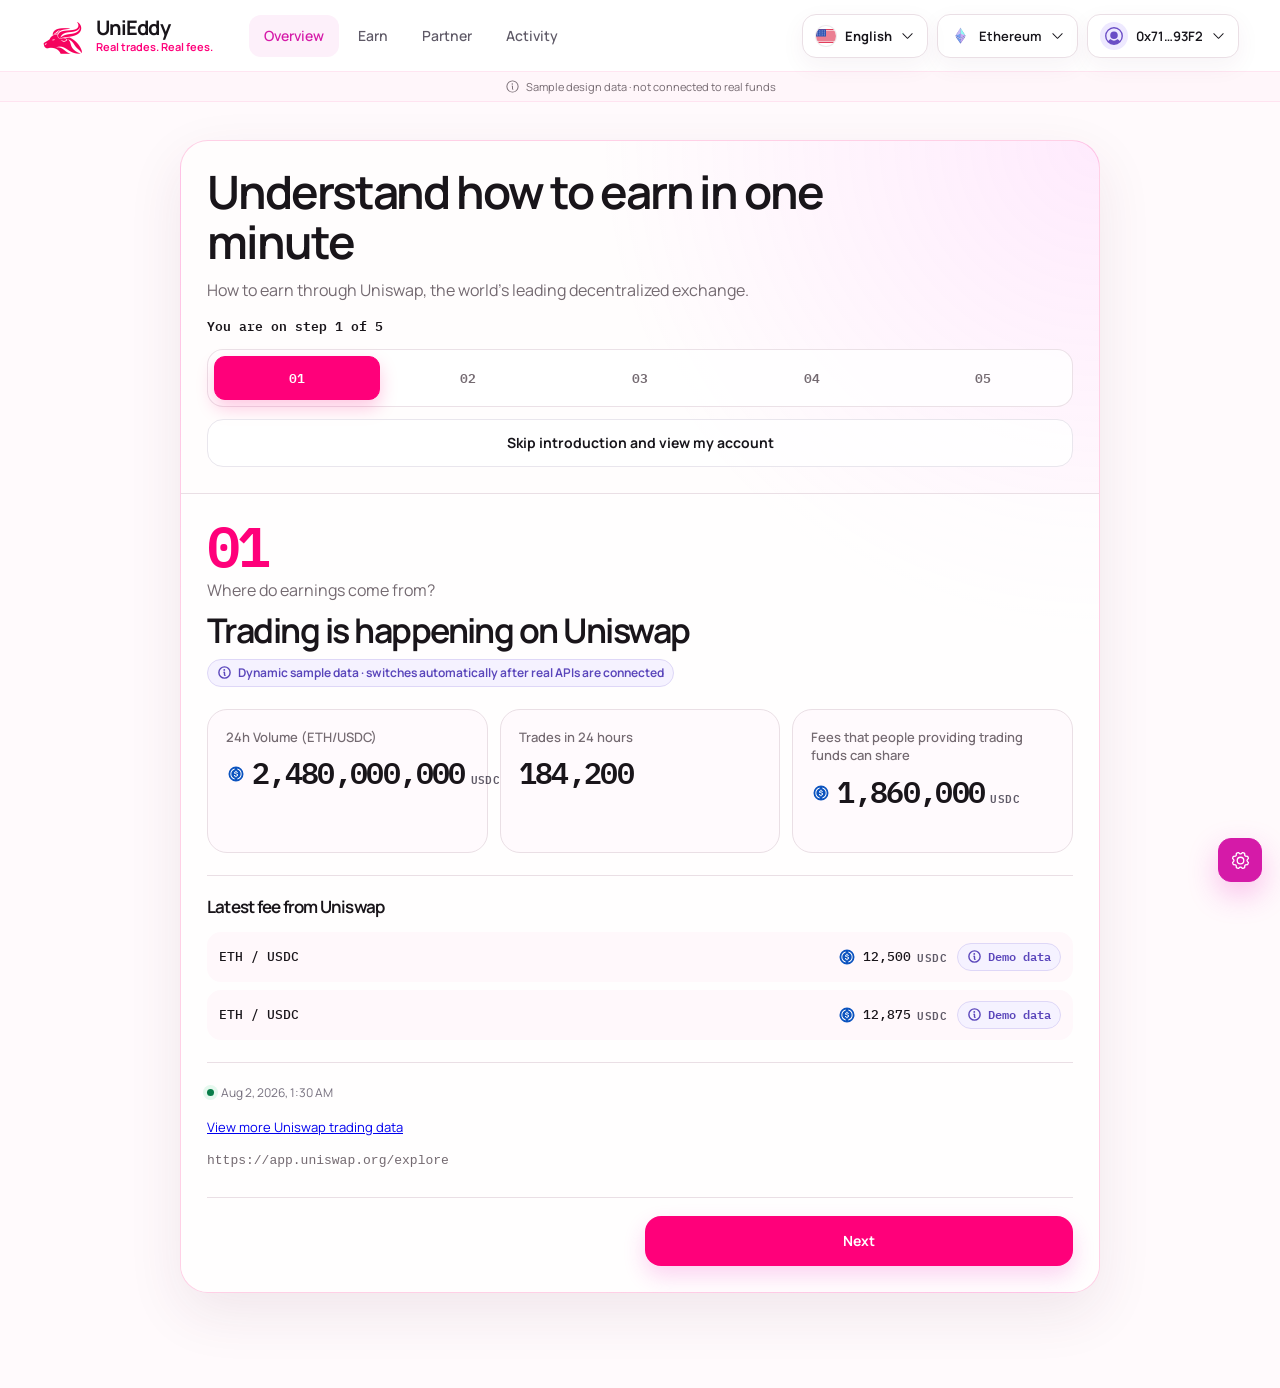
<file: index.html>
<!doctype html>
<html lang="en">
  <head>
    <meta charset="UTF-8" />
    <meta name="viewport" content="width=device-width, initial-scale=1.0" />
    <link rel="icon" type="image/png" href="/assets/unieddy-buffalo.png" />
    <title>UniEddy</title>
    <script type="module" crossorigin src="/assets/index-DgM5r4HC.js"></script>
    <link rel="modulepreload" crossorigin href="/assets/vendor-react-D0Zxt-As.js">
    <link rel="modulepreload" crossorigin href="/assets/vendor-icons-C8fEzQvm.js">
    <link rel="modulepreload" crossorigin href="/assets/vendor-charts-dNZ58prw.js">
    <link rel="stylesheet" crossorigin href="/assets/index-D5MT2B-e.css">
  </head>
  <body>
    <div id="root"></div>
  </body>
</html>
</file>
<file: assets/index-D5MT2B-e.css>
@font-face{font-family:Inter Variable;font-style:normal;font-display:swap;font-weight:100 900;src:url(/assets/inter-cyrillic-ext-wght-normal-BOeWTOD4.woff2) format("woff2-variations");unicode-range:U+0460-052F,U+1C80-1C8A,U+20B4,U+2DE0-2DFF,U+A640-A69F,U+FE2E-FE2F}@font-face{font-family:Inter Variable;font-style:normal;font-display:swap;font-weight:100 900;src:url(/assets/inter-cyrillic-wght-normal-DqGufNeO.woff2) format("woff2-variations");unicode-range:U+0301,U+0400-045F,U+0490-0491,U+04B0-04B1,U+2116}@font-face{font-family:Inter Variable;font-style:normal;font-display:swap;font-weight:100 900;src:url(/assets/inter-greek-ext-wght-normal-DlzME5K_.woff2) format("woff2-variations");unicode-range:U+1F00-1FFF}@font-face{font-family:Inter Variable;font-style:normal;font-display:swap;font-weight:100 900;src:url(/assets/inter-greek-wght-normal-CkhJZR-_.woff2) format("woff2-variations");unicode-range:U+0370-0377,U+037A-037F,U+0384-038A,U+038C,U+038E-03A1,U+03A3-03FF}@font-face{font-family:Inter Variable;font-style:normal;font-display:swap;font-weight:100 900;src:url(/assets/inter-vietnamese-wght-normal-CBcvBZtf.woff2) format("woff2-variations");unicode-range:U+0102-0103,U+0110-0111,U+0128-0129,U+0168-0169,U+01A0-01A1,U+01AF-01B0,U+0300-0301,U+0303-0304,U+0308-0309,U+0323,U+0329,U+1EA0-1EF9,U+20AB}@font-face{font-family:Inter Variable;font-style:normal;font-display:swap;font-weight:100 900;src:url(/assets/inter-latin-ext-wght-normal-DO1Apj_S.woff2) format("woff2-variations");unicode-range:U+0100-02BA,U+02BD-02C5,U+02C7-02CC,U+02CE-02D7,U+02DD-02FF,U+0304,U+0308,U+0329,U+1D00-1DBF,U+1E00-1E9F,U+1EF2-1EFF,U+2020,U+20A0-20AB,U+20AD-20C0,U+2113,U+2C60-2C7F,U+A720-A7FF}@font-face{font-family:Inter Variable;font-style:normal;font-display:swap;font-weight:100 900;src:url(/assets/inter-latin-wght-normal-Dx4kXJAl.woff2) format("woff2-variations");unicode-range:U+0000-00FF,U+0131,U+0152-0153,U+02BB-02BC,U+02C6,U+02DA,U+02DC,U+0304,U+0308,U+0329,U+2000-206F,U+20AC,U+2122,U+2191,U+2193,U+2212,U+2215,U+FEFF,U+FFFD}@font-face{font-family:Manrope Variable;font-style:normal;font-display:swap;font-weight:200 800;src:url([data-uri]) format("woff2-variations");unicode-range:U+0460-052F,U+1C80-1C8A,U+20B4,U+2DE0-2DFF,U+A640-A69F,U+FE2E-FE2F}@font-face{font-family:Manrope Variable;font-style:normal;font-display:swap;font-weight:200 800;src:url(/assets/manrope-cyrillic-wght-normal-Dvxsihut.woff2) format("woff2-variations");unicode-range:U+0301,U+0400-045F,U+0490-0491,U+04B0-04B1,U+2116}@font-face{font-family:Manrope Variable;font-style:normal;font-display:swap;font-weight:200 800;src:url(/assets/manrope-greek-wght-normal-DL7QRZyv.woff2) format("woff2-variations");unicode-range:U+0370-0377,U+037A-037F,U+0384-038A,U+038C,U+038E-03A1,U+03A3-03FF}@font-face{font-family:Manrope Variable;font-style:normal;font-display:swap;font-weight:200 800;src:url(/assets/manrope-vietnamese-wght-normal-usUDDRr7.woff2) format("woff2-variations");unicode-range:U+0102-0103,U+0110-0111,U+0128-0129,U+0168-0169,U+01A0-01A1,U+01AF-01B0,U+0300-0301,U+0303-0304,U+0308-0309,U+0323,U+0329,U+1EA0-1EF9,U+20AB}@font-face{font-family:Manrope Variable;font-style:normal;font-display:swap;font-weight:200 800;src:url(/assets/manrope-latin-ext-wght-normal-Ch3YOpNY.woff2) format("woff2-variations");unicode-range:U+0100-02BA,U+02BD-02C5,U+02C7-02CC,U+02CE-02D7,U+02DD-02FF,U+0304,U+0308,U+0329,U+1D00-1DBF,U+1E00-1E9F,U+1EF2-1EFF,U+2020,U+20A0-20AB,U+20AD-20C0,U+2113,U+2C60-2C7F,U+A720-A7FF}@font-face{font-family:Manrope Variable;font-style:normal;font-display:swap;font-weight:200 800;src:url(/assets/manrope-latin-wght-normal-DHIcAJRg.woff2) format("woff2-variations");unicode-range:U+0000-00FF,U+0131,U+0152-0153,U+02BB-02BC,U+02C6,U+02DA,U+02DC,U+0304,U+0308,U+0329,U+2000-206F,U+20AC,U+2122,U+2191,U+2193,U+2212,U+2215,U+FEFF,U+FFFD}@font-face{font-family:Noto Sans SC Variable;font-style:normal;font-display:swap;font-weight:100 900;src:url([data-uri]) format("woff2-variations");unicode-range:U+1f1e9-1f1f5,U+1f1f7-1f1ff,U+1f21a,U+1f232,U+1f234-1f237,U+1f250-1f251,U+1f300,U+1f302-1f308,U+1f30a-1f311,U+1f315,U+1f319-1f320,U+1f324,U+1f327,U+1f32a,U+1f32c-1f32d,U+1f330-1f357,U+1f359-1f37e}@font-face{font-family:Noto Sans SC Variable;font-style:normal;font-display:swap;font-weight:100 900;src:url(/assets/noto-sans-sc-5-wght-normal-DI846rD9.woff2) format("woff2-variations");unicode-range:U+fee3,U+fef3,U+ff03-ff04,U+ff07,U+ff0a,U+ff17-ff19,U+ff1c-ff1d,U+ff20-ff3a,U+ff3c,U+ff3e-ff5b,U+ff5d,U+ff61-ff65,U+ff67-ff6a,U+ff6c,U+ff6f-ff78,U+ff7a-ff7d,U+ff80-ff84,U+ff86,U+ff89-ff8e,U+ff92,U+ff97-ff9b,U+ff9d-ff9f,U+ffe0-ffe4,U+ffe6,U+ffe9,U+ffeb,U+ffed,U+fffc,U+1f004,U+1f170-1f171,U+1f192-1f195,U+1f198-1f19a,U+1f1e6-1f1e8}@font-face{font-family:Noto Sans SC Variable;font-style:normal;font-display:swap;font-weight:100 900;src:url(/assets/noto-sans-sc-6-wght-normal-ozUCEY9O.woff2) format("woff2-variations");unicode-range:U+f0a7,U+f0b2,U+f0b7,U+f0c9,U+f0d8,U+f0da,U+f0dc-f0dd,U+f0e0,U+f0e6,U+f0eb,U+f0fc,U+f101,U+f104-f105,U+f107,U+f10b,U+f11b,U+f14b,U+f18a,U+f193,U+f1d6-f1d7,U+f244,U+f27a,U+f296,U+f2ae,U+f471,U+f4b3,U+f610-f611,U+f880-f881,U+f8ec,U+f8f5,U+f8ff,U+f901,U+f90a,U+f92c-f92d,U+f934,U+f937,U+f941,U+f965,U+f967,U+f969,U+f96b,U+f96f,U+f974,U+f978-f979,U+f97e,U+f981,U+f98a,U+f98e,U+f997,U+f99c,U+f9b2,U+f9b5,U+f9ba,U+f9be,U+f9ca,U+f9d0-f9d1,U+f9dd,U+f9e0-f9e1,U+f9e4,U+f9f7,U+fa00-fa01,U+fa08,U+fa0a,U+fa11,U+fb01-fb02,U+fdfc,U+fe0e,U+fe30-fe31,U+fe33-fe44,U+fe49-fe52,U+fe54-fe57,U+fe59-fe66,U+fe68-fe6b,U+fe8e,U+fe92-fe93,U+feae,U+feb8,U+fecb-fecc,U+fee0}@font-face{font-family:Noto Sans SC Variable;font-style:normal;font-display:swap;font-weight:100 900;src:url(/assets/noto-sans-sc-21-wght-normal-DIu_1ZBI.woff2) format("woff2-variations");unicode-range:U+9f83,U+9f85-9f8d,U+9f90-9f91,U+9f94-9f96,U+9f98,U+9f9b-9f9c,U+9f9e,U+9fa0,U+9fa2,U+9ff0-9fff,U+a001,U+a007,U+a025,U+a046-a047,U+a057,U+a072,U+a078-a079,U+a083,U+a085,U+a100,U+a118,U+a132,U+a134,U+a1f4,U+a242,U+a4a6,U+a4aa,U+a4b0-a4b1,U+a4b3,U+a9c1-a9c2,U+ac00-ac01,U+ac04,U+ac08,U+ac10-ac11,U+ac13-ac16,U+ac19,U+ac1c-ac1d,U+ac24,U+ac70-ac71,U+ac74,U+ac77-ac78,U+ac80-ac81,U+ac83,U+ac8c,U+ac90,U+ac9f-aca0,U+aca8-aca9,U+acac,U+acb0,U+acbd,U+acc1,U+acc4,U+ace0-ace1,U+ace4,U+ace8,U+acf3,U+acf5,U+acfc-acfd,U+ad00,U+ad0c,U+ad11,U+ad1c,U+ad34,U+ad50,U+ad64,U+ad6c,U+ad70,U+ad74,U+ad7f,U+ad81,U+ad8c,U+adc0,U+adc8,U+addc,U+ade0,U+adf8-adf9,U+adfc,U+ae00,U+ae08-ae09,U+ae0b,U+ae30,U+ae34,U+ae38,U+ae40,U+ae4a,U+ae4c,U+ae54,U+ae68,U+aebc,U+aed8,U+af2c-af2d}@font-face{font-family:Noto Sans SC Variable;font-style:normal;font-display:swap;font-weight:100 900;src:url(/assets/noto-sans-sc-22-wght-normal-VXjdYcT-.woff2) format("woff2-variations");unicode-range:U+9e30-9e33,U+9e35-9e3b,U+9e3e,U+9e40-9e44,U+9e46-9e4e,U+9e51,U+9e53,U+9e55-9e58,U+9e5a-9e5c,U+9e5e-9e63,U+9e66-9e6e,U+9e71,U+9e73,U+9e75,U+9e78-9e79,U+9e7c-9e7e,U+9e82,U+9e86-9e88,U+9e8b-9e8c,U+9e90-9e91,U+9e93,U+9e95,U+9e97,U+9e9d,U+9ea4-9ea5,U+9ea9-9eaa,U+9eb4-9eb5,U+9eb8-9eba,U+9ebc-9ebf,U+9ec3,U+9ec9,U+9ecd,U+9ed0,U+9ed2-9ed3,U+9ed5-9ed6,U+9ed9,U+9edc-9edd,U+9edf-9ee0,U+9ee2,U+9ee5,U+9ee7-9eea,U+9eef,U+9ef1,U+9ef3-9ef4,U+9ef6,U+9ef9,U+9efb-9efc,U+9efe,U+9f0b,U+9f0d,U+9f10,U+9f14,U+9f17,U+9f19,U+9f22,U+9f29,U+9f2c,U+9f2f,U+9f31,U+9f37,U+9f39,U+9f3d-9f3e,U+9f41,U+9f4a-9f4b,U+9f51-9f52,U+9f61-9f63,U+9f66-9f67,U+9f80-9f81}@font-face{font-family:Noto Sans SC Variable;font-style:normal;font-display:swap;font-weight:100 900;src:url(/assets/noto-sans-sc-23-wght-normal-4HrHKhpL.woff2) format("woff2-variations");unicode-range:U+9c82-9c83,U+9c85-9c8c,U+9c8e-9c92,U+9c94-9c9b,U+9c9e-9ca3,U+9ca5-9ca7,U+9ca9,U+9cab,U+9cad-9cae,U+9cb1-9cb7,U+9cb9-9cbd,U+9cbf-9cc0,U+9cc3,U+9cc5-9cc7,U+9cc9-9cd1,U+9cd3-9cda,U+9cdc-9cdd,U+9cdf,U+9ce1-9ce3,U+9ce5,U+9ce9,U+9cee-9cef,U+9cf3-9cf4,U+9cf6,U+9cfc-9cfd,U+9d02,U+9d08-9d09,U+9d12,U+9d1b,U+9d1e,U+9d26,U+9d28,U+9d37,U+9d3b,U+9d3f,U+9d51,U+9d59,U+9d5c-9d5d,U+9d5f-9d61,U+9d6c,U+9d70,U+9d72,U+9d7a,U+9d7e,U+9d84,U+9d89,U+9d8f,U+9d92,U+9daf,U+9db4,U+9db8,U+9dbc,U+9dc4,U+9dc7,U+9dc9,U+9dd7,U+9ddf,U+9df2,U+9df9-9dfa,U+9e0a,U+9e11,U+9e1a,U+9e1e,U+9e20,U+9e22,U+9e28-9e2c,U+9e2e-9e2f}@font-face{font-family:Noto Sans SC Variable;font-style:normal;font-display:swap;font-weight:100 900;src:url(/assets/noto-sans-sc-24-wght-normal-B58DWgHS.woff2) format("woff2-variations");unicode-range:U+9a80,U+9a83,U+9a85,U+9a88-9a8a,U+9a8d-9a8e,U+9a90,U+9a92-9a93,U+9a95-9a96,U+9a98-9a99,U+9a9b-9aa2,U+9aa5,U+9aa7,U+9aaf-9ab1,U+9ab5-9ab6,U+9ab9-9aba,U+9ac0-9ac4,U+9ac8,U+9acb-9acc,U+9ace-9acf,U+9ad1-9ad2,U+9ad9,U+9adf,U+9ae1,U+9ae3,U+9aea-9aeb,U+9aed-9aef,U+9af4,U+9af9,U+9afb,U+9b03-9b04,U+9b06,U+9b08,U+9b0d,U+9b0f-9b10,U+9b13,U+9b18,U+9b1a,U+9b1f,U+9b22-9b23,U+9b25,U+9b27-9b28,U+9b2a,U+9b2f,U+9b31-9b32,U+9b3b,U+9b43,U+9b46-9b49,U+9b4d-9b4e,U+9b51,U+9b56,U+9b58,U+9b5a,U+9b5c,U+9b5f,U+9b61-9b62,U+9b6f,U+9b77,U+9b80,U+9b88,U+9b8b,U+9b8e,U+9b91,U+9b9f-9ba0,U+9ba8,U+9baa-9bab,U+9bad-9bae,U+9bb0-9bb1,U+9bb8,U+9bc9-9bca,U+9bd3,U+9bd6,U+9bdb,U+9be8,U+9bf0-9bf1,U+9c02,U+9c10,U+9c15,U+9c24,U+9c2d,U+9c32,U+9c39,U+9c3b,U+9c40,U+9c47-9c49,U+9c53,U+9c57,U+9c64,U+9c72,U+9c77-9c78,U+9c7b,U+9c7f-9c80}@font-face{font-family:Noto Sans SC Variable;font-style:normal;font-display:swap;font-weight:100 900;src:url(/assets/noto-sans-sc-25-wght-normal-C3Jm6l7O.woff2) format("woff2-variations");unicode-range:U+98dd,U+98e1-98e2,U+98e7-98ea,U+98ec,U+98ee-98ef,U+98f2,U+98f4,U+98fc-98fe,U+9903,U+9905,U+9908,U+990a,U+990c-990d,U+9913-9914,U+9918,U+991a-991b,U+991e,U+9921,U+9928,U+992c,U+992e,U+9935,U+9938-9939,U+993d-993e,U+9945,U+994b-994c,U+9951-9952,U+9954-9955,U+9957,U+995e,U+9963,U+9966-9969,U+996b-996c,U+996f,U+9974-9975,U+9977-9979,U+997d-997e,U+9980-9981,U+9983-9984,U+9987,U+998a-998b,U+998d-9991,U+9993-9995,U+9997-9998,U+99a5,U+99ab,U+99ad-99ae,U+99b1,U+99b3-99b4,U+99bc,U+99bf,U+99c1,U+99c3-99c6,U+99cc,U+99d0,U+99d2,U+99d5,U+99db,U+99dd,U+99e1,U+99ed,U+99f1,U+99ff,U+9a01,U+9a03-9a04,U+9a0e-9a0f,U+9a11-9a13,U+9a19,U+9a1b,U+9a28,U+9a2b,U+9a30,U+9a32,U+9a37,U+9a40,U+9a45,U+9a4a,U+9a4d-9a4e,U+9a52,U+9a55,U+9a57,U+9a5a-9a5b,U+9a5f,U+9a62,U+9a65,U+9a69,U+9a6b,U+9a6e,U+9a75,U+9a77-9a7a,U+9a7d}@font-face{font-family:Noto Sans SC Variable;font-style:normal;font-display:swap;font-weight:100 900;src:url(/assets/noto-sans-sc-26-wght-normal-YNOygvr_.woff2) format("woff2-variations");unicode-range:U+975b-975c,U+9763,U+9765-9766,U+976c-976d,U+9773,U+9776,U+977a,U+977c,U+9784-9785,U+978e-978f,U+9791-9792,U+9794-9795,U+9798,U+979a,U+979e,U+97a3,U+97a5-97a6,U+97a8,U+97ab-97ac,U+97ae-97af,U+97b2,U+97b4,U+97c6,U+97cb-97cc,U+97d3,U+97d8,U+97dc,U+97e1,U+97ea-97eb,U+97ee,U+97fb,U+97fe-97ff,U+9801-9803,U+9805-9806,U+9808,U+980c,U+9810-9814,U+9817-9818,U+981e,U+9820-9821,U+9824,U+9828,U+982b-982d,U+9830,U+9834,U+9838-9839,U+983c,U+9846,U+984d-984f,U+9851-9852,U+9854-9855,U+9857-9858,U+985a-985b,U+9862-9863,U+9865,U+9867,U+986b,U+986f-9871,U+9877-9878,U+987c,U+9880,U+9883,U+9885,U+9889,U+988b-988f,U+9893-9895,U+9899-989b,U+989e-989f,U+98a1-98a2,U+98a5-98a7,U+98a9,U+98af,U+98b1,U+98b6,U+98ba,U+98be,U+98c3-98c4,U+98c6-98c8,U+98cf-98d6,U+98da-98db}@font-face{font-family:Noto Sans SC Variable;font-style:normal;font-display:swap;font-weight:100 900;src:url(/assets/noto-sans-sc-27-wght-normal-BP2pEGQH.woff2) format("woff2-variations");unicode-range:U+95c4-95ca,U+95cc-95cd,U+95d4-95d6,U+95d8,U+95e1-95e2,U+95e9,U+95f0-95f1,U+95f3,U+95f6,U+95fc,U+95fe-95ff,U+9602-9604,U+9606-960d,U+960f,U+9611-9613,U+9615-9617,U+9619-961b,U+961d,U+9621,U+9628,U+962f,U+963c-963e,U+9641-9642,U+9649,U+9654,U+965b-965f,U+9661,U+9663,U+9665,U+9667-9668,U+966c,U+9670,U+9672-9674,U+9678,U+967a,U+967d,U+9682,U+9685,U+9688,U+968a,U+968d-968e,U+9695,U+9697-9698,U+969e,U+96a0,U+96a3-96a4,U+96a8,U+96aa,U+96b0-96b1,U+96b3-96b4,U+96b7-96b9,U+96bb-96bd,U+96c9,U+96cb,U+96ce,U+96d1-96d2,U+96d6,U+96d9,U+96db-96dc,U+96de,U+96e0,U+96e3,U+96e9,U+96eb,U+96f0-96f2,U+96f9,U+96ff,U+9701-9702,U+9705,U+9708,U+970a,U+970e-970f,U+9711,U+9719,U+9727,U+972a,U+972d,U+9730,U+973d,U+9742,U+9744,U+9748-9749,U+9750-9751,U+975a}@font-face{font-family:Noto Sans SC Variable;font-style:normal;font-display:swap;font-weight:100 900;src:url(/assets/noto-sans-sc-28-wght-normal-BWPKDbtH.woff2) format("woff2-variations");unicode-range:U+94f5,U+94f7,U+94f9,U+94fb-94fd,U+94ff,U+9503-9504,U+9506-9507,U+9509-950a,U+950d-950f,U+9511-9518,U+951a-9520,U+9522,U+9528-952d,U+9530-953a,U+953c-953f,U+9543-9546,U+9548-9550,U+9552-9555,U+9557-955b,U+955d-9568,U+956a-956d,U+9570-9574,U+9583,U+9586,U+9589,U+958e-958f,U+9591-9592,U+9594,U+9598-9599,U+959e-95a0,U+95a2-95a6,U+95a8-95b2,U+95b4,U+95b8-95c3}@font-face{font-family:Noto Sans SC Variable;font-style:normal;font-display:swap;font-weight:100 900;src:url(/assets/noto-sans-sc-29-wght-normal-45aVmHn_.woff2) format("woff2-variations");unicode-range:U+941c-942b,U+942d-942e,U+9432-9433,U+9435,U+9438,U+943a,U+943e,U+9444,U+944a,U+9451-9452,U+945a,U+9462-9463,U+9465,U+9470-9487,U+948a-9492,U+9494-9498,U+949a,U+949c-949d,U+94a1,U+94a3-94a4,U+94a8,U+94aa-94ad,U+94af,U+94b2,U+94b4-94ba,U+94bc-94c0,U+94c4,U+94c6-94db,U+94de-94ec,U+94ee-94f1,U+94f3}@font-face{font-family:Noto Sans SC Variable;font-style:normal;font-display:swap;font-weight:100 900;src:url(/assets/noto-sans-sc-30-wght-normal-B8_s30jZ.woff2) format("woff2-variations");unicode-range:U+92ec-92ed,U+92f0,U+92f3,U+92f8,U+92fc,U+9304,U+9306,U+9310,U+9312,U+9315,U+9318,U+931a,U+931e,U+9320-9322,U+9324,U+9326-9329,U+932b-932c,U+932f,U+9331-9332,U+9335-9336,U+933e,U+9340-9341,U+934a-9360,U+9362-9363,U+9365-936b,U+936e,U+9375,U+937e,U+9382,U+938a,U+938c,U+938f,U+9393-9394,U+9396-9397,U+939a,U+93a2,U+93a7,U+93ac-93cd,U+93d0-93d1,U+93d6-93d8,U+93de-93df,U+93e1-93e2,U+93e4,U+93f8,U+93fb,U+93fd,U+940e-941a}@font-face{font-family:Noto Sans SC Variable;font-style:normal;font-display:swap;font-weight:100 900;src:url(/assets/noto-sans-sc-31-wght-normal-DW0t445S.woff2) format("woff2-variations");unicode-range:U+9163-9164,U+9169,U+9170,U+9172,U+9174,U+9179-917a,U+917d-917e,U+9182-9183,U+9185,U+918c-918d,U+9190-9191,U+919a,U+919c,U+91a1-91a4,U+91a8,U+91aa-91af,U+91b4-91b5,U+91b8,U+91ba,U+91be,U+91c0-91c1,U+91c6,U+91c8,U+91cb,U+91d0,U+91d2,U+91d7-91d8,U+91dd,U+91e3,U+91e6-91e7,U+91ed,U+91f0,U+91f5,U+91f9,U+9200,U+9205,U+9207-920a,U+920d-920e,U+9210,U+9214-9215,U+921c,U+921e,U+9221,U+9223-9227,U+9229-922a,U+922d,U+9234-9235,U+9237,U+9239-923a,U+923c-9240,U+9244-9246,U+9249,U+924e-924f,U+9251,U+9253,U+9257,U+925b,U+925e,U+9262,U+9264-9266,U+9268,U+926c,U+926f,U+9271,U+927b,U+927e,U+9280,U+9283,U+9285-928a,U+928e,U+9291,U+9293,U+9296,U+9298,U+929c-929d,U+92a8,U+92ab-92ae,U+92b3,U+92b6-92b7,U+92b9,U+92c1,U+92c5-92c6,U+92c8,U+92cc,U+92d0,U+92d2,U+92e4,U+92ea}@font-face{font-family:Noto Sans SC Variable;font-style:normal;font-display:swap;font-weight:100 900;src:url(/assets/noto-sans-sc-32-wght-normal-ShbWPcei.woff2) format("woff2-variations");unicode-range:U+9004,U+900b,U+9011,U+9015-9016,U+901e,U+9021,U+9026,U+902d,U+902f,U+9031,U+9035-9036,U+9039-903a,U+9041,U+9044-9046,U+904a,U+904f-9052,U+9054-9055,U+9058-9059,U+905b-905e,U+9060-9062,U+9068-9069,U+906f,U+9072,U+9074,U+9076-907a,U+907c-907d,U+9081,U+9083,U+9085,U+9087-908b,U+908f,U+9095,U+9097,U+9099-909b,U+909d,U+90a0-90a1,U+90a8-90a9,U+90ac,U+90b0,U+90b2-90b4,U+90b6,U+90b8,U+90ba,U+90bd-90be,U+90c3-90c5,U+90c7-90c8,U+90cf-90d0,U+90d3,U+90d5,U+90d7,U+90da-90dc,U+90de,U+90e2,U+90e4,U+90e6-90e7,U+90ea-90eb,U+90ef,U+90f4-90f5,U+90f7,U+90fe-9100,U+9104,U+9109,U+910c,U+9112,U+9114-9115,U+9118,U+911c,U+911e,U+9120,U+9122-9123,U+9127,U+912d,U+912f-9132,U+9139-913a,U+9143,U+9146,U+9149-914a,U+914c,U+914e-9150,U+9154,U+9157,U+915a,U+915d-915e,U+9161-9162}@font-face{font-family:Noto Sans SC Variable;font-style:normal;font-display:swap;font-weight:100 900;src:url(/assets/noto-sans-sc-33-wght-normal-BOTZYTjM.woff2) format("woff2-variations");unicode-range:U+8e41-8e42,U+8e47,U+8e49-8e4b,U+8e50-8e53,U+8e59-8e5a,U+8e5f-8e60,U+8e64,U+8e69,U+8e6c,U+8e70,U+8e74,U+8e76,U+8e7a-8e7c,U+8e7f,U+8e84-8e85,U+8e87,U+8e89,U+8e8b,U+8e8d,U+8e8f-8e90,U+8e94,U+8e99,U+8e9c,U+8e9e,U+8eaa,U+8eac,U+8eb0,U+8eb6,U+8ec0,U+8ec6,U+8eca-8ece,U+8ed2,U+8eda,U+8edf,U+8ee2,U+8eeb,U+8ef8,U+8efb-8efe,U+8f03,U+8f09,U+8f0b,U+8f12-8f15,U+8f1b,U+8f1d,U+8f1f,U+8f29-8f2a,U+8f2f,U+8f36,U+8f38,U+8f3b,U+8f3e-8f3f,U+8f44-8f45,U+8f49,U+8f4d-8f4e,U+8f5f,U+8f6b,U+8f6d,U+8f71-8f73,U+8f75-8f76,U+8f78-8f7a,U+8f7c,U+8f7e,U+8f81-8f82,U+8f84,U+8f87,U+8f8a-8f8b,U+8f8d-8f8f,U+8f94-8f95,U+8f97-8f9a,U+8fa6,U+8fad-8faf,U+8fb2,U+8fb5-8fb7,U+8fba-8fbc,U+8fbf,U+8fc2,U+8fcb,U+8fcd,U+8fd3,U+8fd5,U+8fd7,U+8fda,U+8fe2-8fe5,U+8fe8-8fe9,U+8fee,U+8ff3-8ff4,U+8ff8,U+8ffa}@font-face{font-family:Noto Sans SC Variable;font-style:normal;font-display:swap;font-weight:100 900;src:url(/assets/noto-sans-sc-34-wght-normal-BF1rqDSt.woff2) format("woff2-variations");unicode-range:U+8cbd,U+8cbf-8cc4,U+8cc7-8cc8,U+8cca,U+8ccd,U+8cd1,U+8cd3,U+8cdb-8cdc,U+8cde,U+8ce0,U+8ce2-8ce4,U+8ce6-8ce8,U+8cea,U+8ced,U+8cf4,U+8cf8,U+8cfa,U+8cfc-8cfd,U+8d04-8d05,U+8d07-8d08,U+8d0a,U+8d0d,U+8d0f,U+8d13-8d14,U+8d16,U+8d1b,U+8d20,U+8d30,U+8d32-8d33,U+8d36,U+8d3b,U+8d3d,U+8d40,U+8d42-8d43,U+8d45-8d46,U+8d48-8d4a,U+8d4d,U+8d51,U+8d53,U+8d55,U+8d59,U+8d5c-8d5d,U+8d5f,U+8d61,U+8d66-8d67,U+8d6a,U+8d6d,U+8d71,U+8d73,U+8d84,U+8d90-8d91,U+8d94-8d95,U+8d99,U+8da8,U+8daf,U+8db1,U+8db5,U+8db8,U+8dba,U+8dbc,U+8dbf,U+8dc2,U+8dc4,U+8dc6,U+8dcb,U+8dce-8dcf,U+8dd6-8dd7,U+8dda-8ddb,U+8dde,U+8de1,U+8de3-8de4,U+8de9,U+8deb-8dec,U+8df0-8df1,U+8df6-8dfd,U+8e05,U+8e07,U+8e09-8e0a,U+8e0c,U+8e0e,U+8e10,U+8e14,U+8e1d-8e1f,U+8e23,U+8e26,U+8e2b-8e31,U+8e34-8e35,U+8e39-8e3a,U+8e3d,U+8e40}@font-face{font-family:Noto Sans SC Variable;font-style:normal;font-display:swap;font-weight:100 900;src:url(/assets/noto-sans-sc-35-wght-normal-Bosspiyr.woff2) format("woff2-variations");unicode-range:U+8b80,U+8b83,U+8b8a,U+8b8c,U+8b90,U+8b93,U+8b99-8b9a,U+8ba0,U+8ba3,U+8ba5-8ba7,U+8baa-8bac,U+8bb4-8bb5,U+8bb7,U+8bb9,U+8bc2-8bc3,U+8bc5,U+8bcb-8bcc,U+8bce-8bd0,U+8bd2-8bd4,U+8bd6,U+8bd8-8bd9,U+8bdc,U+8bdf,U+8be3-8be4,U+8be7-8be9,U+8beb-8bec,U+8bee,U+8bf0,U+8bf2-8bf3,U+8bf6,U+8bf9,U+8bfc-8bfd,U+8bff-8c00,U+8c02,U+8c04,U+8c06-8c07,U+8c0c,U+8c0f,U+8c11-8c12,U+8c14-8c1b,U+8c1d-8c21,U+8c24-8c25,U+8c27,U+8c2a-8c2c,U+8c2e-8c30,U+8c32-8c36,U+8c3f,U+8c47-8c4c,U+8c4e-8c50,U+8c54-8c56,U+8c62,U+8c68,U+8c6c,U+8c73,U+8c78,U+8c7a,U+8c82,U+8c85,U+8c89-8c8a,U+8c8d-8c8e,U+8c90,U+8c93-8c94,U+8c98,U+8c9d-8c9e,U+8ca0-8ca2,U+8ca7-8cac,U+8caf-8cb0,U+8cb3-8cb4,U+8cb6-8cb9,U+8cbb-8cbc}@font-face{font-family:Noto Sans SC Variable;font-style:normal;font-display:swap;font-weight:100 900;src:url(/assets/noto-sans-sc-36-wght-normal-CtU9CyKw.woff2) format("woff2-variations");unicode-range:U+8a15-8a18,U+8a1a-8a1b,U+8a1d,U+8a1f,U+8a22-8a23,U+8a25,U+8a2b,U+8a2d,U+8a31,U+8a33-8a34,U+8a36-8a38,U+8a3a,U+8a3c,U+8a3e,U+8a40-8a41,U+8a46,U+8a48,U+8a50,U+8a52,U+8a54-8a55,U+8a58,U+8a5b,U+8a5d-8a63,U+8a66,U+8a69-8a6b,U+8a6d-8a6e,U+8a70,U+8a72-8a73,U+8a7a,U+8a85,U+8a87,U+8a8a,U+8a8c-8a8d,U+8a90-8a92,U+8a95,U+8a98,U+8aa0-8aa1,U+8aa3-8aa6,U+8aa8-8aa9,U+8aac-8aae,U+8ab0,U+8ab2,U+8ab8-8ab9,U+8abc,U+8abe-8abf,U+8ac7,U+8acf,U+8ad2,U+8ad6-8ad7,U+8adb-8adc,U+8adf,U+8ae1,U+8ae6-8ae8,U+8aeb,U+8aed-8aee,U+8af1,U+8af3-8af4,U+8af7-8af8,U+8afa,U+8afe,U+8b00-8b02,U+8b07,U+8b0a,U+8b0c,U+8b0e,U+8b10,U+8b17,U+8b19,U+8b1b,U+8b1d,U+8b20-8b21,U+8b26,U+8b28,U+8b2c,U+8b33,U+8b39,U+8b3e-8b3f,U+8b41,U+8b45,U+8b49,U+8b4c,U+8b4f,U+8b57-8b58,U+8b5a,U+8b5c,U+8b5e,U+8b60,U+8b6c,U+8b6f-8b70,U+8b72,U+8b74,U+8b77,U+8b7d}@font-face{font-family:Noto Sans SC Variable;font-style:normal;font-display:swap;font-weight:100 900;src:url(/assets/noto-sans-sc-37-wght-normal-ghDiyiuv.woff2) format("woff2-variations");unicode-range:U+8882,U+8884-8886,U+8888,U+888f,U+8892-8893,U+889b,U+88a2,U+88a4,U+88a6,U+88a8,U+88aa,U+88ae,U+88b1,U+88b4,U+88b7,U+88bc,U+88c0,U+88c6-88c9,U+88ce-88cf,U+88d1-88d3,U+88d8,U+88db-88dd,U+88df,U+88e1-88e3,U+88e5,U+88e8,U+88ec,U+88f0-88f1,U+88f3-88f4,U+88fc-88fe,U+8900,U+8902,U+8906-8907,U+8909-890c,U+8912-8915,U+8918-891b,U+8921,U+8925,U+892b,U+8930,U+8932,U+8934,U+8936,U+893b,U+893d,U+8941,U+894c,U+8955-8956,U+8959,U+895c,U+895e-8960,U+8966,U+896a,U+896c,U+896f-8970,U+8972,U+897b,U+897e,U+8980,U+8983,U+8985,U+8987-8988,U+898c,U+898f,U+8993,U+8997,U+899a,U+89a1,U+89a7,U+89a9-89aa,U+89b2-89b3,U+89b7,U+89c0,U+89c7,U+89ca-89cc,U+89ce-89d1,U+89d6,U+89da,U+89dc,U+89de,U+89e5,U+89e7,U+89eb,U+89ef,U+89f1,U+89f3-89f4,U+89f8,U+89ff,U+8a01-8a03,U+8a07-8a0a,U+8a0e-8a0f,U+8a13}@font-face{font-family:Noto Sans SC Variable;font-style:normal;font-display:swap;font-weight:100 900;src:url(/assets/noto-sans-sc-38-wght-normal-4Nz8k_dt.woff2) format("woff2-variations");unicode-range:U+86f4,U+86f8-86f9,U+86fb,U+86fe,U+8703,U+8706-870a,U+870d,U+8711-8713,U+871a,U+871e,U+8722-8723,U+8725,U+8729,U+872e,U+8731,U+8734,U+8737,U+873a-873b,U+873e-8740,U+8742,U+8747-8748,U+8753,U+8755,U+8757-8758,U+875d,U+875f,U+8762-8766,U+8768,U+876e,U+8770,U+8772,U+8775,U+8778,U+877b-877e,U+8782,U+8785,U+8788,U+878b,U+8793,U+8797,U+879a,U+879e-87a0,U+87a2-87a3,U+87a8,U+87ab-87ad,U+87af,U+87b3,U+87b5,U+87bd,U+87c0,U+87c4,U+87c6,U+87ca-87cb,U+87d1-87d2,U+87db-87dc,U+87de,U+87e0,U+87e5,U+87ea,U+87ec,U+87ee,U+87f2-87f3,U+87fb,U+87fd-87fe,U+8802-8803,U+8805,U+880a-880b,U+880d,U+8813-8816,U+8819,U+881b,U+881f,U+8821,U+8823,U+8831-8832,U+8835-8836,U+8839,U+883b-883c,U+8844,U+8846,U+884a,U+884e,U+8852-8853,U+8855,U+8859,U+885b,U+885d-885e,U+8862,U+8864,U+8869-886a,U+886e-886f,U+8872,U+8879,U+887d-887f}@font-face{font-family:Noto Sans SC Variable;font-style:normal;font-display:swap;font-weight:100 900;src:url(/assets/noto-sans-sc-39-wght-normal-Ddtm1XVC.woff2) format("woff2-variations");unicode-range:U+8548,U+854e,U+8553,U+8556-8557,U+8559,U+855e,U+8561,U+8564-8565,U+8568-856a,U+856d,U+856f-8570,U+8572,U+8576,U+8579-857b,U+8580,U+8585-8586,U+8588,U+858a,U+858f,U+8591,U+8594,U+8599,U+859c,U+85a2,U+85a4,U+85a6,U+85a8-85a9,U+85ab-85ac,U+85ae,U+85b7-85b9,U+85be,U+85c1,U+85c7,U+85cd,U+85d0,U+85d3,U+85d5,U+85dc-85dd,U+85df-85e0,U+85e5-85e6,U+85e8-85ea,U+85f4,U+85f9,U+85fe-85ff,U+8602,U+8605-8607,U+860a-860b,U+8616,U+8618,U+861a,U+8627,U+8629,U+862d,U+8638,U+863c,U+863f,U+864d,U+864f,U+8652-8655,U+865b-865c,U+865f,U+8662,U+8667,U+866c,U+866e,U+8671,U+8675,U+867a-867c,U+867f,U+868b,U+868d,U+8693,U+869c-869d,U+86a1,U+86a3-86a4,U+86a7-86a9,U+86ac,U+86af-86b1,U+86b4-86b6,U+86ba,U+86c0,U+86c4,U+86c6,U+86c9-86ca,U+86cd-86d1,U+86d4,U+86d8,U+86de-86df,U+86e4,U+86e6,U+86e9,U+86ed,U+86ef-86f3}@font-face{font-family:Noto Sans SC Variable;font-style:normal;font-display:swap;font-weight:100 900;src:url(/assets/noto-sans-sc-40-wght-normal-BVn4-kgX.woff2) format("woff2-variations");unicode-range:U+83c5,U+83c8-83c9,U+83cb,U+83d1,U+83d3-83d6,U+83d8,U+83db,U+83dd,U+83df,U+83e1,U+83e5,U+83ea-83eb,U+83f0,U+83f4,U+83f8-83f9,U+83fb,U+83fd,U+83ff,U+8401,U+8406,U+840a-840b,U+840f,U+8411,U+8418,U+841c,U+8420,U+8422-8424,U+8426,U+8429,U+842c,U+8438-8439,U+843b-843c,U+843f,U+8446-8447,U+8449,U+844e,U+8451-8452,U+8456,U+8459-845a,U+845c,U+8462,U+8466,U+846d,U+846f-8470,U+8473,U+8476-8478,U+847a,U+847d,U+8484-8485,U+8487,U+8489,U+848c,U+848e,U+8490,U+8493-8494,U+8497,U+849b,U+849e-849f,U+84a1,U+84a5,U+84a8,U+84af,U+84b4,U+84b9-84bf,U+84c1-84c2,U+84c5-84c7,U+84ca-84cb,U+84cd,U+84d0-84d1,U+84d3,U+84d6,U+84df-84e0,U+84e2-84e3,U+84e5-84e7,U+84ee,U+84f3,U+84f6,U+84fa,U+84fc,U+84ff-8500,U+850c,U+8511,U+8514-8515,U+8517-8518,U+851f,U+8523,U+8525-8526,U+8529,U+852b,U+852d,U+8532,U+8534-8535,U+8538-853a,U+853c,U+8543,U+8545}@font-face{font-family:Noto Sans SC Variable;font-style:normal;font-display:swap;font-weight:100 900;src:url(/assets/noto-sans-sc-41-wght-normal-CZqajZnl.woff2) format("woff2-variations");unicode-range:U+82bc,U+82be,U+82c0-82c2,U+82c4-82c8,U+82ca-82cc,U+82ce,U+82d0,U+82d2-82d3,U+82d5-82d6,U+82d8-82d9,U+82dc-82de,U+82e0-82e4,U+82e7,U+82e9-82eb,U+82ed-82ee,U+82f3-82f4,U+82f7-82f8,U+82fa-8301,U+8306-8308,U+830c-830d,U+830f,U+8311,U+8313-8315,U+8318,U+831a-831b,U+831d,U+8324,U+8327,U+832a,U+832c-832d,U+832f,U+8331-8334,U+833a-833c,U+8340,U+8343-8345,U+8347-8348,U+834a,U+834c,U+834f,U+8351,U+8356,U+8358-835c,U+835e,U+8360,U+8364-8366,U+8368-836a,U+836c-836e,U+8373,U+8378,U+837b-837d,U+837f-8380,U+8382,U+8388,U+838a-838b,U+8392,U+8394,U+8396,U+8398-8399,U+839b-839c,U+83a0,U+83a2-83a3,U+83a8-83aa,U+83ae-83b0,U+83b3-83b4,U+83b6,U+83b8,U+83ba,U+83bc-83bd,U+83bf-83c0,U+83c2}@font-face{font-family:Noto Sans SC Variable;font-style:normal;font-display:swap;font-weight:100 900;src:url(/assets/noto-sans-sc-42-wght-normal-CQ4lY28u.woff2) format("woff2-variations");unicode-range:U+8166-8169,U+816b,U+816d,U+8171,U+8173-8174,U+8178,U+817c-817d,U+8182,U+8188,U+8191,U+8198-819b,U+81a0,U+81a3,U+81a5-81a6,U+81a9,U+81b6,U+81ba-81bb,U+81bd,U+81bf,U+81c1,U+81c3,U+81c6,U+81c9-81ca,U+81cc-81cd,U+81d1,U+81d3-81d4,U+81d8,U+81db-81dc,U+81de-81df,U+81e5,U+81e7-81e9,U+81eb-81ec,U+81ee-81ef,U+81f5,U+81f8,U+81fa,U+81fc,U+81fe,U+8200-8202,U+8204,U+8208-820a,U+820e-8210,U+8216-8218,U+821b-821c,U+8221-8224,U+8226-8228,U+822b,U+822d,U+822f,U+8232-8234,U+8237-8238,U+823a-823b,U+823e,U+8244,U+8249,U+824b,U+824f,U+8259-825a,U+825f,U+8266,U+8268,U+826e,U+8271,U+8276-8279,U+827d,U+827f,U+8283-8284,U+8288-828a,U+828d-8291,U+8293-8294,U+8296-8298,U+829f-82a1,U+82a3-82a4,U+82a7-82ab,U+82ae,U+82b0,U+82b2,U+82b4-82b6}@font-face{font-family:Noto Sans SC Variable;font-style:normal;font-display:swap;font-weight:100 900;src:url(/assets/noto-sans-sc-43-wght-normal-psppu0d8.woff2) format("woff2-variations");unicode-range:U+8016,U+8018-8019,U+801c,U+801e,U+8026-802a,U+8031,U+8034-8035,U+8037,U+8043,U+804b,U+804d,U+8052,U+8056,U+8059,U+805e,U+8061,U+8068-8069,U+806e-8074,U+8076-8078,U+807c-8080,U+8082,U+8084-8085,U+8088,U+808f,U+8093,U+809c,U+809f,U+80ab,U+80ad-80ae,U+80b1,U+80b6-80b8,U+80bc-80bd,U+80c2,U+80c4,U+80ca,U+80cd,U+80d1,U+80d4,U+80d7,U+80d9-80db,U+80dd,U+80e0,U+80e4-80e5,U+80e7-80ed,U+80ef-80f1,U+80f3-80f4,U+80fc,U+8101,U+8104-8105,U+8107-8108,U+810c-810e,U+8112-8115,U+8117-8119,U+811b-811f,U+8121-8130,U+8132-8134,U+8137,U+8139,U+813f-8140,U+8142,U+8146,U+8148,U+814d-814e,U+8151,U+8153,U+8158-815a,U+815e,U+8160}@font-face{font-family:Noto Sans SC Variable;font-style:normal;font-display:swap;font-weight:100 900;src:url(/assets/noto-sans-sc-44-wght-normal-cbKJlTUe.woff2) format("woff2-variations");unicode-range:U+7ef0-7ef2,U+7ef6,U+7efa-7efb,U+7efe,U+7f01-7f04,U+7f08,U+7f0a-7f12,U+7f17,U+7f19,U+7f1b-7f1c,U+7f1f,U+7f21-7f23,U+7f25-7f28,U+7f2a-7f33,U+7f35-7f37,U+7f3d,U+7f42,U+7f44-7f45,U+7f4c-7f4d,U+7f52,U+7f54,U+7f58-7f59,U+7f5d,U+7f5f-7f61,U+7f63,U+7f65,U+7f68,U+7f70-7f71,U+7f73-7f75,U+7f77,U+7f79,U+7f7d-7f7e,U+7f85-7f86,U+7f88-7f89,U+7f8b-7f8c,U+7f90-7f91,U+7f94-7f96,U+7f98-7f9b,U+7f9d,U+7f9f,U+7fa3,U+7fa7-7fa9,U+7fac-7fb2,U+7fb4,U+7fb6,U+7fb8,U+7fbc,U+7fbf-7fc0,U+7fc3,U+7fca,U+7fcc,U+7fce,U+7fd2,U+7fd5,U+7fd9-7fdb,U+7fdf,U+7fe3,U+7fe5-7fe7,U+7fe9,U+7feb-7fec,U+7fee-7fef,U+7ff1,U+7ff3-7ff4,U+7ff9-7ffa,U+7ffe,U+8004,U+8006,U+800b,U+800e,U+8011-8012,U+8014}@font-face{font-family:Noto Sans SC Variable;font-style:normal;font-display:swap;font-weight:100 900;src:url(/assets/noto-sans-sc-45-wght-normal-MKIEVRIC.woff2) format("woff2-variations");unicode-range:U+7dd2,U+7dd4,U+7dd6-7dd8,U+7dda-7de0,U+7de2-7de6,U+7de8-7ded,U+7def,U+7df1-7df5,U+7df7,U+7df9,U+7dfb-7dfc,U+7dfe-7e02,U+7e04,U+7e08-7e0b,U+7e12,U+7e1b,U+7e1e,U+7e20,U+7e22-7e23,U+7e26,U+7e29,U+7e2b,U+7e2e-7e2f,U+7e31,U+7e37,U+7e39-7e3e,U+7e40,U+7e43-7e44,U+7e46-7e47,U+7e4a-7e4b,U+7e4d-7e4e,U+7e51,U+7e54-7e56,U+7e58-7e5b,U+7e5d-7e5e,U+7e61,U+7e66-7e67,U+7e69-7e6b,U+7e6d,U+7e70,U+7e73,U+7e77,U+7e79,U+7e7b-7e7d,U+7e81-7e82,U+7e8c-7e8d,U+7e8f,U+7e92-7e94,U+7e96,U+7e98,U+7e9a-7e9c,U+7e9e-7e9f,U+7ea1,U+7ea3,U+7ea5,U+7ea8-7ea9,U+7eab,U+7ead-7eae,U+7eb0,U+7ebb,U+7ebe,U+7ec0-7ec2,U+7ec9,U+7ecb-7ecc,U+7ed0,U+7ed4,U+7ed7,U+7edb,U+7ee0-7ee2,U+7ee5-7ee6,U+7ee8,U+7eeb}@font-face{font-family:Noto Sans SC Variable;font-style:normal;font-display:swap;font-weight:100 900;src:url(/assets/noto-sans-sc-46-wght-normal-CErGc6Mt.woff2) format("woff2-variations");unicode-range:U+7ce8,U+7cec,U+7cf0,U+7cf5-7cf9,U+7cfc,U+7cfe,U+7d00,U+7d04-7d0b,U+7d0d,U+7d10-7d14,U+7d17-7d19,U+7d1b-7d1f,U+7d21,U+7d24-7d26,U+7d28-7d2a,U+7d2c-7d2e,U+7d30-7d31,U+7d33,U+7d35-7d36,U+7d38-7d3a,U+7d40,U+7d42-7d44,U+7d46,U+7d4b-7d4c,U+7d4f,U+7d51,U+7d54-7d56,U+7d58,U+7d5b-7d5c,U+7d5e,U+7d61-7d63,U+7d66,U+7d68,U+7d6a-7d6c,U+7d6f,U+7d71-7d73,U+7d75-7d77,U+7d79-7d7a,U+7d7e,U+7d81,U+7d84-7d8b,U+7d8d,U+7d8f,U+7d91,U+7d94,U+7d96,U+7d98-7d9a,U+7d9c-7da0,U+7da2,U+7da6,U+7daa-7db1,U+7db4-7db8,U+7dba-7dbf,U+7dc1,U+7dc4,U+7dc7-7dc8,U+7dca-7dcd,U+7dcf,U+7dd1}@font-face{font-family:Noto Sans SC Variable;font-style:normal;font-display:swap;font-weight:100 900;src:url(/assets/noto-sans-sc-47-wght-normal-C5Kgg1_m.woff2) format("woff2-variations");unicode-range:U+7bd3-7bd4,U+7bd9-7bda,U+7bdd,U+7be0-7be1,U+7be4-7be6,U+7be9-7bea,U+7bef,U+7bf4,U+7bf6,U+7bfc,U+7bfe,U+7c01,U+7c03,U+7c07-7c08,U+7c0a-7c0d,U+7c0f,U+7c11,U+7c15-7c16,U+7c19,U+7c1e-7c21,U+7c23-7c24,U+7c26,U+7c28-7c33,U+7c35,U+7c37-7c3b,U+7c3d-7c3e,U+7c40-7c41,U+7c43,U+7c47-7c48,U+7c4c,U+7c50,U+7c53-7c54,U+7c59,U+7c5f-7c60,U+7c63-7c65,U+7c6c,U+7c6e,U+7c72,U+7c74,U+7c79-7c7a,U+7c7c,U+7c81-7c82,U+7c84-7c85,U+7c88,U+7c8a-7c91,U+7c93-7c96,U+7c99,U+7c9b-7c9e,U+7ca0-7ca2,U+7ca6-7ca9,U+7cac,U+7caf-7cb3,U+7cb5-7cb7,U+7cba-7cbd,U+7cbf-7cc2,U+7cc5,U+7cc7-7cc9,U+7ccc-7ccd,U+7cd7,U+7cdc,U+7cde,U+7ce0,U+7ce4-7ce5,U+7ce7}@font-face{font-family:Noto Sans SC Variable;font-style:normal;font-display:swap;font-weight:100 900;src:url(/assets/noto-sans-sc-48-wght-normal-DFMjDDY6.woff2) format("woff2-variations");unicode-range:U+7ae6,U+7af4-7af7,U+7afa-7afb,U+7afd-7b0a,U+7b0c,U+7b0e-7b0f,U+7b13,U+7b15-7b16,U+7b18-7b19,U+7b1e-7b20,U+7b22-7b25,U+7b29-7b2b,U+7b2d-7b2e,U+7b30-7b3b,U+7b3e-7b3f,U+7b41-7b42,U+7b44-7b47,U+7b4a,U+7b4c-7b50,U+7b58,U+7b5a,U+7b5c,U+7b60,U+7b66-7b67,U+7b69,U+7b6c-7b6f,U+7b72-7b76,U+7b7b-7b7d,U+7b7f,U+7b82,U+7b85,U+7b87,U+7b8b-7b96,U+7b98-7b99,U+7b9b-7b9f,U+7ba2-7ba4,U+7ba6-7bac,U+7bae-7bb0,U+7bb4,U+7bb7-7bb9,U+7bbb,U+7bc0-7bc1,U+7bc3-7bc4,U+7bc6,U+7bc8-7bcc,U+7bd1}@font-face{font-family:Noto Sans SC Variable;font-style:normal;font-display:swap;font-weight:100 900;src:url(/assets/noto-sans-sc-49-wght-normal-B7l_3BZr.woff2) format("woff2-variations");unicode-range:U+798b-798e,U+7992,U+7994-7995,U+7997-7998,U+799a-799c,U+799f,U+79a3-79a6,U+79a8-79ac,U+79ae-79b1,U+79b3-79b5,U+79b8,U+79ba,U+79bf,U+79c2,U+79c6,U+79c8,U+79cf,U+79d5-79d6,U+79dd-79de,U+79e3,U+79e7-79e8,U+79eb,U+79ed,U+79f4,U+79f7-79f8,U+79fa,U+79fe,U+7a02-7a03,U+7a05,U+7a0a,U+7a14,U+7a17,U+7a19,U+7a1c,U+7a1e-7a1f,U+7a23,U+7a25-7a26,U+7a2c,U+7a2e,U+7a30-7a32,U+7a36-7a37,U+7a39,U+7a3c,U+7a40,U+7a42,U+7a47,U+7a49,U+7a4c-7a4f,U+7a51,U+7a55,U+7a5b,U+7a5d-7a5e,U+7a62-7a63,U+7a66,U+7a68-7a69,U+7a6b,U+7a70,U+7a78,U+7a80,U+7a85-7a88,U+7a8a,U+7a90,U+7a93-7a96,U+7a98,U+7a9b-7a9c,U+7a9e,U+7aa0-7aa1,U+7aa3,U+7aa8-7aaa,U+7aac-7ab0,U+7ab3,U+7ab8,U+7aba,U+7abd-7abf,U+7ac4-7ac5,U+7ac7-7ac8,U+7aca,U+7ad1-7ad2,U+7ada-7add,U+7ae1,U+7ae4}@font-face{font-family:Noto Sans SC Variable;font-style:normal;font-display:swap;font-weight:100 900;src:url(/assets/noto-sans-sc-50-wght-normal-C5KfAmFp.woff2) format("woff2-variations");unicode-range:U+784c,U+784e-7854,U+7856-7857,U+7859-785a,U+7865,U+7869-786a,U+786d,U+786f,U+7876-7877,U+787c,U+787e-787f,U+7881,U+7887-7889,U+7893-7894,U+7898-789e,U+78a1,U+78a3,U+78a5,U+78a9,U+78ad,U+78b2,U+78b4,U+78b6,U+78b9-78ba,U+78bc,U+78bf,U+78c3,U+78c9,U+78cb,U+78d0-78d2,U+78d4,U+78d9-78da,U+78dc,U+78de,U+78e1,U+78e5-78e6,U+78ea,U+78ec,U+78ef,U+78f1-78f2,U+78f4,U+78fa-78fb,U+78fe,U+7901-7902,U+7905,U+7907,U+7909,U+790b-790c,U+790e,U+7910,U+7913,U+7919-791b,U+791e-791f,U+7921,U+7924,U+7926,U+792a-792b,U+7934,U+7936,U+7939,U+793b,U+793d,U+7940,U+7942-7943,U+7945-7947,U+7949-794a,U+794c,U+794e-7951,U+7953-7955,U+7957-795a,U+795c,U+795f-7960,U+7962,U+7964,U+7966-7967,U+7969,U+796b,U+796f,U+7972,U+7974,U+7979,U+797b-797c,U+797e-7980,U+7982,U+7986-7987,U+7989-798a}@font-face{font-family:Noto Sans SC Variable;font-style:normal;font-display:swap;font-weight:100 900;src:url(/assets/noto-sans-sc-51-wght-normal-C2bq6hC8.woff2) format("woff2-variations");unicode-range:U+7722,U+7726,U+7728,U+772b-7730,U+7732-7736,U+7739-773a,U+773d-773f,U+7743,U+7746-7747,U+774c-774f,U+7751-7752,U+7758-775a,U+775c-775e,U+7762,U+7765-7766,U+7768-776a,U+776c-776d,U+7771-7772,U+777a,U+777c-777e,U+7780,U+7785,U+7787,U+778b-778d,U+778f-7791,U+7793,U+779e-77a0,U+77a2,U+77a5,U+77ad,U+77af,U+77b4-77b7,U+77bd-77c0,U+77c2,U+77c5,U+77c7,U+77cd,U+77d6-77d7,U+77d9-77da,U+77dd-77de,U+77e7,U+77ea,U+77ec,U+77ef,U+77f8,U+77fb,U+77fd-77fe,U+7800,U+7803,U+7806,U+7809,U+780f-7812,U+7815,U+7817-7818,U+781a-781f,U+7821-7823,U+7825-7827,U+7829,U+782b-7830,U+7832-7833,U+7835,U+7837,U+7839-783c,U+783e,U+7841-7844,U+7847-7849,U+784b}@font-face{font-family:Noto Sans SC Variable;font-style:normal;font-display:swap;font-weight:100 900;src:url(/assets/noto-sans-sc-52-wght-normal-P18e_Y0j.woff2) format("woff2-variations");unicode-range:U+7613-7619,U+761b-761d,U+761f-7622,U+7625,U+7627-762a,U+762e-7630,U+7632-7635,U+7638-763a,U+763c-763d,U+763f-7640,U+7642-7643,U+7647-7648,U+764d-764e,U+7652,U+7654,U+7658,U+765a,U+765c,U+765e-765f,U+7661-7663,U+7665,U+7669,U+766c,U+766e-766f,U+7671-7673,U+7675-7676,U+7678-767a,U+767f,U+7681,U+7683,U+7688,U+768a-768c,U+768e,U+7690-7692,U+7695,U+7698,U+769a-769b,U+769d-76a0,U+76a2,U+76a4-76a7,U+76ab-76ac,U+76af-76b0,U+76b2,U+76b4-76b5,U+76ba-76bb,U+76bf,U+76c2-76c3,U+76c5,U+76c9,U+76cc-76ce,U+76dc-76de,U+76e1-76ea,U+76f1,U+76f9-76fb,U+76fd,U+76ff-7700,U+7703-7704,U+7707-7708,U+770c-770f,U+7712,U+7714,U+7716,U+7719-771b,U+771e,U+7721}@font-face{font-family:Noto Sans SC Variable;font-style:normal;font-display:swap;font-weight:100 900;src:url(/assets/noto-sans-sc-53-wght-normal-Bgkuo2tF.woff2) format("woff2-variations");unicode-range:U+750d,U+750f,U+7511,U+7513,U+7515,U+7517,U+7519,U+7521-7527,U+752a,U+752c-752d,U+752f,U+7534,U+7536,U+753a,U+753e,U+7540,U+7544,U+7547-754b,U+754d-754e,U+7550-7553,U+7556-7557,U+755a-755b,U+755d-755e,U+7560,U+7562,U+7564,U+7566-7568,U+756b-756c,U+756f-7573,U+7575,U+7579-757c,U+757e-757f,U+7581-7584,U+7587,U+7589-758e,U+7590,U+7592,U+7594,U+7596,U+7599-759a,U+759d,U+759f-75a0,U+75a3,U+75a5,U+75a8,U+75ac-75ad,U+75b0-75b1,U+75b3-75b5,U+75b8,U+75bd,U+75c1-75c4,U+75c8-75ca,U+75cc-75cd,U+75d4,U+75d6,U+75d9,U+75de,U+75e0,U+75e2-75e4,U+75e6-75ea,U+75f1-75f3,U+75f7,U+75f9-75fa,U+75fc,U+75fe-7601,U+7603,U+7605-7606,U+7608-760e,U+7610-7612}@font-face{font-family:Noto Sans SC Variable;font-style:normal;font-display:swap;font-weight:100 900;src:url(/assets/noto-sans-sc-54-wght-normal-DL5lmlUd.woff2) format("woff2-variations");unicode-range:U+73f0,U+73f2,U+73f4-73f5,U+73f7,U+73f9-73fa,U+73fc-73fd,U+73ff-7402,U+7404,U+7407-7408,U+740a-740f,U+7418,U+741a-741c,U+741e,U+7424-7425,U+7428-7429,U+742c-7430,U+7432,U+7435-7436,U+7438-743b,U+743e-7441,U+7443-7446,U+7448,U+744a-744b,U+7452,U+7457,U+745b,U+745d,U+7460,U+7462-7465,U+7467-746a,U+746d,U+746f,U+7471,U+7473-7474,U+7477,U+747a,U+747e,U+7481-7482,U+7484,U+7486,U+7488-748b,U+748e-748f,U+7493,U+7498,U+749a,U+749c-74a0,U+74a3,U+74a6,U+74a9-74aa,U+74ae,U+74b0-74b2,U+74b6,U+74b8-74ba,U+74bd,U+74bf,U+74c1,U+74c3,U+74c5,U+74c8,U+74ca,U+74cc,U+74cf,U+74d1-74d2,U+74d4-74d5,U+74d8-74db,U+74de-74e0,U+74e2,U+74e4-74e5,U+74e7-74e9,U+74ee-74ef,U+74f4,U+74ff,U+7501,U+7503,U+7505,U+7508}@font-face{font-family:Noto Sans SC Variable;font-style:normal;font-display:swap;font-weight:100 900;src:url(/assets/noto-sans-sc-55-wght-normal-BV_Oy6IF.woff2) format("woff2-variations");unicode-range:U+72e6,U+72e8,U+72ef-72f0,U+72f2-72f4,U+72f6-72f7,U+72f9-72fb,U+72fd,U+7300-7304,U+7307,U+730a-730c,U+7313-7317,U+731d-7322,U+7327,U+7329,U+732c-732d,U+7330-7331,U+7333,U+7335-7337,U+7339,U+733d-733e,U+7340,U+7342,U+7344-7345,U+734a,U+734d-7350,U+7352,U+7355,U+7357,U+7359,U+735f-7360,U+7362-7363,U+7365,U+7368,U+736c-736d,U+736f-7370,U+7372,U+7374-7376,U+7378,U+737a-737b,U+737d-737e,U+7382-7383,U+7386,U+7388,U+738a,U+738c-7393,U+7395,U+7397-739a,U+739c,U+739e,U+73a0-73a3,U+73a5-73a8,U+73aa,U+73ad,U+73b1,U+73b3,U+73b6-73b7,U+73b9,U+73c2,U+73c5-73c9,U+73cc,U+73ce-73d0,U+73d2,U+73d6,U+73d9,U+73db-73de,U+73e3,U+73e5-73ea,U+73ee-73ef}@font-face{font-family:Noto Sans SC Variable;font-style:normal;font-display:swap;font-weight:100 900;src:url(/assets/noto-sans-sc-56-wght-normal-B4L7Hj8f.woff2) format("woff2-variations");unicode-range:U+71a8,U+71af,U+71b1-71bc,U+71be,U+71c1-71c2,U+71c4,U+71c8-71cb,U+71ce-71d0,U+71d2,U+71d4,U+71d9-71da,U+71dc,U+71df-71e0,U+71e6-71e8,U+71ea,U+71ed-71ee,U+71f4,U+71f6,U+71f9,U+71fb-71fc,U+71ff-7200,U+7207,U+720c-720d,U+7210,U+7216,U+721a-721e,U+7223,U+7228,U+722b,U+722d-722e,U+7230,U+7232,U+723a-723c,U+723e-7242,U+7246,U+724b,U+724d-724e,U+7252,U+7256,U+7258,U+725a,U+725c-725d,U+7260,U+7264-7266,U+726a,U+726c,U+726e-726f,U+7271,U+7273-7274,U+7278,U+727b,U+727d-727e,U+7281-7282,U+7284,U+7287,U+728a,U+728d,U+728f,U+7292,U+729b,U+729f-72a0,U+72a7,U+72ad-72ae,U+72b0-72b5,U+72b7-72b8,U+72ba-72be,U+72c0-72c1,U+72c3,U+72c5-72c6,U+72c8,U+72cc-72ce,U+72d2,U+72d6,U+72db,U+72dd-72df,U+72e1,U+72e5}@font-face{font-family:Noto Sans SC Variable;font-style:normal;font-display:swap;font-weight:100 900;src:url(/assets/noto-sans-sc-57-wght-normal-DU8YBsDj.woff2) format("woff2-variations");unicode-range:U+700b,U+700d,U+7015,U+7018,U+701b,U+701d-701f,U+7023,U+7026-7028,U+702c,U+702e-7030,U+7035,U+7037,U+7039-703a,U+703c-703e,U+7044,U+7049-704b,U+704f,U+7051,U+7058,U+705a,U+705c-705e,U+7061,U+7064,U+7066,U+706c,U+707d,U+7080-7081,U+7085-7086,U+708a,U+708f,U+7091,U+7094-7095,U+7098-7099,U+709c-709d,U+709f,U+70a4,U+70a9-70aa,U+70af-70b2,U+70b4-70b7,U+70bb,U+70c0,U+70c3,U+70c7,U+70cb,U+70ce-70cf,U+70d4,U+70d9-70da,U+70dc-70dd,U+70e0,U+70e9,U+70ec,U+70f7,U+70fa,U+70fd,U+70ff,U+7104,U+7108-7109,U+710c,U+7110,U+7113-7114,U+7116-7118,U+711c,U+711e,U+7120,U+712e-712f,U+7131,U+713c,U+7142,U+7144-7147,U+7149-714b,U+7150,U+7152,U+7155-7156,U+7159-715a,U+715c,U+7161,U+7165-7166,U+7168-7169,U+716d,U+7173-7174,U+7176,U+7178,U+717a,U+717d,U+717f-7180,U+7184,U+7186-7188,U+7192,U+7198,U+719c,U+71a0,U+71a4-71a5}@font-face{font-family:Noto Sans SC Variable;font-style:normal;font-display:swap;font-weight:100 900;src:url(/assets/noto-sans-sc-58-wght-normal-CE0BKS9u.woff2) format("woff2-variations");unicode-range:U+6ed9,U+6edb,U+6edd,U+6edf-6ee0,U+6ee2,U+6ee6,U+6eea,U+6eec,U+6eee-6eef,U+6ef2-6ef3,U+6ef7-6efa,U+6efe,U+6f01,U+6f03,U+6f08-6f09,U+6f15-6f16,U+6f19,U+6f22-6f25,U+6f28-6f2a,U+6f2c-6f2d,U+6f2f,U+6f32,U+6f36-6f38,U+6f3f,U+6f43-6f46,U+6f48,U+6f4b,U+6f4e-6f4f,U+6f51,U+6f54-6f57,U+6f59-6f5b,U+6f5e-6f5f,U+6f61,U+6f64-6f67,U+6f69-6f6c,U+6f6f-6f72,U+6f74-6f76,U+6f78-6f7e,U+6f80-6f83,U+6f86,U+6f89,U+6f8b-6f8d,U+6f90,U+6f92,U+6f94,U+6f97-6f98,U+6f9b,U+6fa3-6fa5,U+6fa7,U+6faa,U+6faf,U+6fb1,U+6fb4,U+6fb6,U+6fb9,U+6fc1-6fcb,U+6fd1-6fd3,U+6fd5,U+6fdb,U+6fde-6fe1,U+6fe4,U+6fe9,U+6feb-6fec,U+6fee-6ff1,U+6ffa,U+6ffe,U+7005-7006,U+7009}@font-face{font-family:Noto Sans SC Variable;font-style:normal;font-display:swap;font-weight:100 900;src:url(/assets/noto-sans-sc-59-wght-normal-Azv2Ku9_.woff2) format("woff2-variations");unicode-range:U+6dc3,U+6dc5-6dc6,U+6dc9,U+6dcc,U+6dcf,U+6dd2-6dd3,U+6dd6,U+6dd9-6dde,U+6de0,U+6de4,U+6de6,U+6de8-6dea,U+6dec,U+6def-6df0,U+6df5-6df6,U+6df8,U+6dfa,U+6dfc,U+6e03-6e04,U+6e07-6e09,U+6e0b-6e0c,U+6e0e,U+6e11,U+6e13,U+6e15-6e16,U+6e19-6e1b,U+6e1e-6e1f,U+6e22,U+6e25-6e27,U+6e2b-6e2c,U+6e36-6e37,U+6e39-6e3a,U+6e3c-6e41,U+6e44-6e45,U+6e47,U+6e49-6e4b,U+6e4d-6e4e,U+6e51,U+6e53-6e55,U+6e5c-6e5f,U+6e61-6e63,U+6e65-6e67,U+6e6a-6e6b,U+6e6d-6e70,U+6e72-6e74,U+6e76-6e78,U+6e7c,U+6e80-6e82,U+6e86-6e87,U+6e89,U+6e8d,U+6e8f,U+6e96,U+6e98,U+6e9d-6e9f,U+6ea1,U+6ea5-6ea7,U+6eab,U+6eb1-6eb2,U+6eb4,U+6eb7,U+6ebb-6ebd,U+6ebf-6ec6,U+6ec8-6ec9,U+6ecc,U+6ecf-6ed0,U+6ed3-6ed4,U+6ed7-6ed8}@font-face{font-family:Noto Sans SC Variable;font-style:normal;font-display:swap;font-weight:100 900;src:url(/assets/noto-sans-sc-60-wght-normal-C1lngC61.woff2) format("woff2-variations");unicode-range:U+6cb1-6cb2,U+6cb4-6cb5,U+6cb7,U+6cba,U+6cbc-6cbd,U+6cc1-6cc3,U+6cc5-6cc7,U+6cd0-6cd4,U+6cd6-6cd7,U+6cd9-6cda,U+6cde-6ce0,U+6ce4,U+6ce6,U+6ce9,U+6ceb-6cef,U+6cf1-6cf2,U+6cf6-6cf7,U+6cfa,U+6cfe,U+6d03-6d05,U+6d07-6d08,U+6d0a,U+6d0c,U+6d0e-6d11,U+6d13-6d14,U+6d16,U+6d18-6d1a,U+6d1c,U+6d1f,U+6d22-6d23,U+6d26-6d29,U+6d2b,U+6d2e-6d30,U+6d33,U+6d35-6d36,U+6d38-6d3a,U+6d3c,U+6d3f,U+6d42-6d44,U+6d48-6d49,U+6d4d,U+6d50,U+6d52,U+6d54,U+6d56-6d58,U+6d5a-6d5c,U+6d5e,U+6d60-6d61,U+6d63-6d65,U+6d67,U+6d6c-6d6d,U+6d6f,U+6d75,U+6d7b-6d7d,U+6d87,U+6d8a,U+6d8e,U+6d90-6d9a,U+6d9c-6da0,U+6da2-6da3,U+6da7,U+6daa-6dac,U+6dae,U+6db3-6db4,U+6db6,U+6db8,U+6dbc,U+6dbf,U+6dc2}@font-face{font-family:Noto Sans SC Variable;font-style:normal;font-display:swap;font-weight:100 900;src:url(/assets/noto-sans-sc-61-wght-normal-BxWkGF5M.woff2) format("woff2-variations");unicode-range:U+6b83-6b86,U+6b89,U+6b8d,U+6b91-6b93,U+6b95,U+6b97-6b98,U+6b9a-6b9b,U+6b9e,U+6ba1-6ba4,U+6ba9-6baa,U+6bad,U+6baf-6bb0,U+6bb2-6bb3,U+6bba-6bbd,U+6bc0,U+6bc2,U+6bc6,U+6bca-6bcc,U+6bce,U+6bd0-6bd1,U+6bd3,U+6bd6-6bd8,U+6bda,U+6be1,U+6be6,U+6bec,U+6bf1,U+6bf3-6bf5,U+6bf9,U+6bfd,U+6c05-6c08,U+6c0d,U+6c10,U+6c15-6c1a,U+6c21,U+6c23-6c26,U+6c29-6c2d,U+6c30-6c33,U+6c35-6c37,U+6c39-6c3a,U+6c3c-6c3f,U+6c46,U+6c4a-6c4c,U+6c4e-6c50,U+6c54,U+6c56,U+6c59-6c5c,U+6c5e,U+6c63,U+6c67-6c69,U+6c6b,U+6c6d,U+6c6f,U+6c72-6c74,U+6c78-6c7a,U+6c7c,U+6c84-6c87,U+6c8b-6c8c,U+6c8f,U+6c91,U+6c93-6c96,U+6c98,U+6c9a,U+6c9d,U+6ca2-6ca4,U+6ca8-6ca9,U+6cac-6cae}@font-face{font-family:Noto Sans SC Variable;font-style:normal;font-display:swap;font-weight:100 900;src:url(/assets/noto-sans-sc-62-wght-normal-CXXMAq-5.woff2) format("woff2-variations");unicode-range:U+69fe-6a01,U+6a06,U+6a09,U+6a0b,U+6a11,U+6a13,U+6a17-6a19,U+6a1b,U+6a1e,U+6a23,U+6a28-6a29,U+6a2b,U+6a2f-6a30,U+6a35,U+6a38-6a40,U+6a46-6a48,U+6a4a-6a4b,U+6a4e,U+6a50,U+6a52,U+6a5b,U+6a5e,U+6a62,U+6a65-6a67,U+6a6b,U+6a79,U+6a7c,U+6a7e-6a7f,U+6a84,U+6a86,U+6a8e,U+6a90-6a91,U+6a94,U+6a97,U+6a9c,U+6a9e,U+6aa0,U+6aa2,U+6aa4,U+6aa9,U+6aab,U+6aae-6ab0,U+6ab2-6ab3,U+6ab5,U+6ab7-6ab8,U+6aba-6abb,U+6abd,U+6abf,U+6ac2-6ac4,U+6ac6,U+6ac8,U+6acc,U+6ace,U+6ad2-6ad3,U+6ad8-6adc,U+6adf-6ae0,U+6ae4-6ae5,U+6ae7-6ae8,U+6afb,U+6b04-6b05,U+6b0d-6b13,U+6b16-6b17,U+6b19,U+6b24-6b25,U+6b2c,U+6b37-6b39,U+6b3b,U+6b3d,U+6b43,U+6b46,U+6b4e,U+6b50,U+6b53-6b54,U+6b58-6b59,U+6b5b,U+6b60,U+6b69,U+6b6d,U+6b6f-6b70,U+6b73-6b74,U+6b77-6b7a,U+6b80-6b82}@font-face{font-family:Noto Sans SC Variable;font-style:normal;font-display:swap;font-weight:100 900;src:url(/assets/noto-sans-sc-63-wght-normal-4La5uKvS.woff2) format("woff2-variations");unicode-range:U+68d3,U+68d7,U+68dd,U+68df,U+68e1,U+68e3-68e4,U+68e6-68ed,U+68ef-68f0,U+68f2,U+68f4,U+68f6-68f7,U+68f9,U+68fb-68fd,U+68ff-6902,U+6906-6908,U+690b,U+6910,U+691a-691c,U+691f-6920,U+6924-6925,U+692a,U+692d,U+6934,U+6939,U+693c-6945,U+694a-694b,U+6952-6954,U+6957,U+6959,U+695b,U+695d,U+695f,U+6962-6964,U+6966,U+6968-696c,U+696e-696f,U+6971,U+6973-6974,U+6978-6979,U+697d,U+697f-6980,U+6985,U+6987-698a,U+698d-698e,U+6994-6999,U+699b,U+69a3-69a4,U+69a6-69a7,U+69ab,U+69ad-69ae,U+69b1,U+69b7,U+69bb-69bc,U+69c1,U+69c3-69c5,U+69c7,U+69ca-69ce,U+69d0-69d1,U+69d3-69d4,U+69d7-69da,U+69e0,U+69e4,U+69e6,U+69ec-69ed,U+69f1-69f3,U+69f8,U+69fa-69fc}@font-face{font-family:Noto Sans SC Variable;font-style:normal;font-display:swap;font-weight:100 900;src:url(/assets/noto-sans-sc-64-wght-normal-CbIuD2Eg.woff2) format("woff2-variations");unicode-range:U+678b-678d,U+678f,U+6792-6793,U+6796,U+6798,U+679e-67a1,U+67a5,U+67a7-67a9,U+67ac-67ad,U+67b0-67b1,U+67b3,U+67b5,U+67b7,U+67b9,U+67bb-67bc,U+67c0-67c1,U+67c3,U+67c5-67ca,U+67d1-67d2,U+67d7-67d9,U+67dd-67df,U+67e2-67e4,U+67e6-67e9,U+67f0,U+67f5,U+67f7-67f8,U+67fa-67fb,U+67fd-67fe,U+6800-6801,U+6803-6804,U+6806,U+6809-680a,U+680c,U+680e,U+6812,U+681d-681f,U+6822,U+6824-6829,U+682b-682d,U+6831-6835,U+683b,U+683e,U+6840-6841,U+6844-6845,U+6849,U+684e,U+6853,U+6855-6856,U+685c-685d,U+685f-6862,U+6864,U+6866-6868,U+686b,U+686f,U+6872,U+6874,U+6877,U+687f,U+6883,U+6886,U+688f,U+689b,U+689f-68a0,U+68a2-68a3,U+68b1,U+68b6,U+68b9-68ba,U+68bc-68bf,U+68c1-68c4,U+68c6,U+68c8,U+68ca,U+68cc,U+68d0-68d1}@font-face{font-family:Noto Sans SC Variable;font-style:normal;font-display:swap;font-weight:100 900;src:url(/assets/noto-sans-sc-65-wght-normal-BGqvKda2.woff2) format("woff2-variations");unicode-range:U+6631,U+6633-6634,U+6636,U+663a-663b,U+663d,U+6641,U+6644-6645,U+6649,U+664c,U+664f,U+6654,U+6659,U+665b,U+665d-665e,U+6660-6667,U+6669,U+666b-666c,U+6671,U+6673,U+6677-6679,U+667c,U+6680-6681,U+6684-6685,U+6688-6689,U+668b-668e,U+6690,U+6692,U+6695,U+6698,U+669a,U+669d,U+669f-66a0,U+66a2-66a3,U+66a6,U+66aa-66ab,U+66b1-66b2,U+66b5,U+66b8-66b9,U+66bb,U+66be,U+66c1,U+66c6-66c9,U+66cc,U+66d5-66d8,U+66da-66dc,U+66de-66e2,U+66e8-66ea,U+66ec,U+66f1,U+66f3,U+66f7,U+66fa,U+66fd,U+6702,U+6705,U+670a,U+670f-6710,U+6713,U+6715,U+6719,U+6722-6723,U+6725-6727,U+6729,U+672d-672e,U+6732-6733,U+6736,U+6739,U+673b,U+673f,U+6744,U+6748,U+674c-674d,U+6753,U+6755,U+6762,U+6767,U+6769-676c,U+676e,U+6772-6773,U+6775,U+6777,U+677a-677d,U+6782-6783,U+6787,U+678a}@font-face{font-family:Noto Sans SC Variable;font-style:normal;font-display:swap;font-weight:100 900;src:url(/assets/noto-sans-sc-66-wght-normal-BvNozWOY.woff2) format("woff2-variations");unicode-range:U+64f1-64f2,U+64f4,U+64f7-64f8,U+64fa,U+64fc,U+64fe-64ff,U+6503,U+6509,U+650f,U+6514,U+6518,U+651c-651e,U+6522-6525,U+652a-652c,U+652e,U+6530-6532,U+6534-6535,U+6537-6538,U+653a,U+653c-653d,U+6542,U+6549-654b,U+654d-654e,U+6553-6555,U+6557-6558,U+655d,U+6564,U+6569,U+656b,U+656d-656f,U+6571,U+6573,U+6575-6576,U+6578-657e,U+6581-6583,U+6585-6586,U+6589,U+658e-658f,U+6592-6593,U+6595-6596,U+659b,U+659d,U+659f-65a1,U+65a3,U+65ab-65ac,U+65b2,U+65b6-65b7,U+65ba-65bb,U+65be-65c0,U+65c2-65c4,U+65c6-65c8,U+65cc,U+65ce,U+65d0,U+65d2-65d3,U+65d6,U+65db,U+65dd,U+65e1,U+65e3,U+65ee-65f0,U+65f3-65f5,U+65f8,U+65fb-65fc,U+65fe-6600,U+6603,U+6607,U+6609,U+660b,U+6610-6611,U+6619-661a,U+661c-661e,U+6621,U+6624,U+6626,U+662a-662c,U+662e,U+6630}@font-face{font-family:Noto Sans SC Variable;font-style:normal;font-display:swap;font-weight:100 900;src:url(/assets/noto-sans-sc-67-wght-normal-CC-WRBV-.woff2) format("woff2-variations");unicode-range:U+63b8-63bc,U+63be,U+63c0,U+63c3-63c4,U+63c6,U+63c8,U+63cd-63ce,U+63d1,U+63d6,U+63da-63db,U+63de,U+63e0,U+63e3,U+63e9-63ea,U+63ee,U+63f2,U+63f5-63fa,U+63fc,U+63fe-6400,U+6406,U+640b-640d,U+6410,U+6414,U+6416-6417,U+641b,U+6420-6423,U+6425-6428,U+642a,U+6431-6432,U+6434-6437,U+643d-6442,U+6445,U+6448,U+6450-6452,U+645b-645f,U+6462,U+6465,U+6468,U+646d,U+646f-6471,U+6473,U+6477,U+6479-647d,U+6482-6485,U+6487-6488,U+648c,U+6490,U+6493,U+6496-649a,U+649d,U+64a0,U+64a5,U+64ab-64ac,U+64b1-64b7,U+64b9-64bb,U+64be-64c1,U+64c4,U+64c7,U+64c9-64cb,U+64d0,U+64d4,U+64d7-64d8,U+64da,U+64de,U+64e0-64e2,U+64e4,U+64e9,U+64ec,U+64f0}@font-face{font-family:Noto Sans SC Variable;font-style:normal;font-display:swap;font-weight:100 900;src:url(/assets/noto-sans-sc-68-wght-normal-c0FjfUaj.woff2) format("woff2-variations");unicode-range:U+622c,U+622e-6230,U+6232,U+6238,U+623b,U+623d-623e,U+6243,U+6246,U+6248-6249,U+624c,U+6255,U+6259,U+625e,U+6260-6261,U+6265-6266,U+626a,U+6271,U+627a,U+627c-627d,U+6283,U+6286,U+6289,U+628e,U+6294,U+629c,U+629e-629f,U+62a1,U+62a8,U+62ba-62bb,U+62bf,U+62c2,U+62c4,U+62c8,U+62ca-62cb,U+62cf,U+62d1,U+62d7,U+62d9-62da,U+62dd,U+62e0-62e1,U+62e3-62e4,U+62e7,U+62eb,U+62ee,U+62f0,U+62f4-62f6,U+6308,U+630a-630e,U+6310,U+6312-6313,U+6317,U+6319,U+631b,U+631d-631f,U+6322,U+6326,U+6329,U+6331-6332,U+6334-6337,U+6339,U+633b-633c,U+633e-6340,U+6343,U+6347,U+634b-634e,U+6354,U+635c-635d,U+6368-6369,U+636d,U+636f-6372,U+6376,U+637a-637b,U+637d,U+6382-6383,U+6387,U+638a-638b,U+638d-638e,U+6391,U+6393-6397,U+6399,U+639b,U+639e-639f,U+63a1,U+63a3-63a4,U+63ac-63ae,U+63b1-63b5}@font-face{font-family:Noto Sans SC Variable;font-style:normal;font-display:swap;font-weight:100 900;src:url(/assets/noto-sans-sc-69-wght-normal-D596Jjl2.woff2) format("woff2-variations");unicode-range:U+60ed-60ee,U+60f0-60f1,U+60f4,U+60f6,U+60fa,U+6100,U+6106,U+610d-610e,U+6112,U+6114-6115,U+6119,U+611c,U+6120,U+6122-6123,U+6126,U+6128-6130,U+6136-6137,U+613a,U+613d-613e,U+6144,U+6146-6147,U+614a-614b,U+6151,U+6153,U+6158,U+615a,U+615c-615d,U+615f,U+6161,U+6163-6165,U+616b-616c,U+616e,U+6171,U+6173-6177,U+617e,U+6182,U+6187,U+618a,U+618d-618e,U+6190-6191,U+6194,U+6199-619a,U+619c,U+619f,U+61a1,U+61a3-61a4,U+61a7-61a9,U+61ab-61ad,U+61b2-61b3,U+61b5-61b7,U+61ba-61bb,U+61bf,U+61c3-61c4,U+61c6-61c7,U+61c9-61cb,U+61d0-61d1,U+61d3-61d4,U+61d7,U+61da,U+61df-61e1,U+61e6,U+61ee,U+61f0,U+61f2,U+61f6-61f8,U+61fa,U+61fc-61fe,U+6200,U+6206-6207,U+6209,U+620b,U+620d-620e,U+6213-6215,U+6217,U+6219,U+621b-6223,U+6225-6226}@font-face{font-family:Noto Sans SC Variable;font-style:normal;font-display:swap;font-weight:100 900;src:url(/assets/noto-sans-sc-70-wght-normal-ColEcmtJ.woff2) format("woff2-variations");unicode-range:U+5fc4,U+5fc9,U+5fcb,U+5fce-5fd6,U+5fda-5fde,U+5fe1-5fe2,U+5fe4-5fe5,U+5fea,U+5fed-5fee,U+5ff1-5ff3,U+5ff6,U+5ff8,U+5ffb,U+5ffe-5fff,U+6002-6006,U+600a,U+600d,U+600f,U+6014,U+6019,U+601b,U+6020,U+6023,U+6026,U+6029,U+602b,U+602e-602f,U+6031,U+6033,U+6035,U+6039,U+603f,U+6041-6043,U+6046,U+604f,U+6053-6054,U+6058-605b,U+605d-605e,U+6060,U+6063,U+6065,U+6067,U+606a-606c,U+6075,U+6078-6079,U+607b,U+607d,U+607f,U+6083,U+6085-6087,U+608a,U+608c,U+608e-608f,U+6092-6093,U+6095-6097,U+609b-609d,U+60a2,U+60a7,U+60a9-60ab,U+60ad,U+60af-60b1,U+60b3-60b6,U+60b8,U+60bb,U+60bd-60be,U+60c0-60c3,U+60c6-60c9,U+60cb,U+60ce,U+60d3-60d4,U+60d7-60db,U+60dd,U+60e1-60e4,U+60e6,U+60ea,U+60ec}@font-face{font-family:Noto Sans SC Variable;font-style:normal;font-display:swap;font-weight:100 900;src:url(/assets/noto-sans-sc-71-wght-normal-ChZfXpdg.woff2) format("woff2-variations");unicode-range:U+5e98,U+5e9b,U+5e9d,U+5ea0-5ea5,U+5ea8,U+5eab,U+5eaf,U+5eb3,U+5eb5-5eb6,U+5eb9,U+5ebe,U+5ec1-5ec3,U+5ec6,U+5ec8,U+5ecb-5ecc,U+5ed1-5ed2,U+5ed4,U+5ed9-5edb,U+5edd,U+5edf-5ee0,U+5ee2-5ee3,U+5ee8,U+5eea,U+5eec,U+5eef-5ef0,U+5ef3-5ef4,U+5ef8,U+5efb-5efc,U+5efe-5eff,U+5f01,U+5f07,U+5f0b-5f0e,U+5f10-5f12,U+5f14,U+5f1a,U+5f22,U+5f28-5f29,U+5f2c-5f2d,U+5f35-5f36,U+5f38,U+5f3b-5f43,U+5f45-5f4a,U+5f4c-5f4e,U+5f50,U+5f54,U+5f56-5f59,U+5f5b-5f5f,U+5f61,U+5f63,U+5f65,U+5f67-5f68,U+5f6b,U+5f6e-5f6f,U+5f72-5f78,U+5f7a,U+5f7e-5f7f,U+5f82-5f83,U+5f87,U+5f89-5f8a,U+5f8d,U+5f91,U+5f93,U+5f95,U+5f98-5f99,U+5f9c,U+5f9e,U+5fa0,U+5fa6-5fa9,U+5fac-5fad,U+5faf,U+5fb3-5fb5,U+5fb9,U+5fbc}@font-face{font-family:Noto Sans SC Variable;font-style:normal;font-display:swap;font-weight:100 900;src:url(/assets/noto-sans-sc-72-wght-normal-D1VyfEG3.woff2) format("woff2-variations");unicode-range:U+5d26-5d27,U+5d2e-5d34,U+5d3c-5d3e,U+5d41-5d44,U+5d46-5d48,U+5d4a-5d4b,U+5d4e,U+5d50,U+5d52,U+5d55-5d58,U+5d5a-5d5d,U+5d68-5d69,U+5d6b-5d6c,U+5d6f,U+5d74,U+5d7f,U+5d82-5d89,U+5d8b-5d8c,U+5d8f,U+5d92-5d93,U+5d99,U+5d9d,U+5db2,U+5db6-5db7,U+5dba,U+5dbc-5dbd,U+5dc2-5dc3,U+5dc6-5dc7,U+5dc9,U+5dcc,U+5dd2,U+5dd4,U+5dd6-5dd8,U+5ddb-5ddc,U+5de3,U+5ded,U+5def,U+5df3,U+5df6,U+5dfa-5dfd,U+5dff-5e00,U+5e07,U+5e0f,U+5e11,U+5e13-5e14,U+5e19-5e1b,U+5e22,U+5e25,U+5e28,U+5e2a,U+5e2f-5e31,U+5e33-5e34,U+5e36,U+5e39-5e3c,U+5e3e,U+5e40,U+5e44,U+5e46-5e48,U+5e4c,U+5e4f,U+5e53-5e54,U+5e57,U+5e59,U+5e5b,U+5e5e-5e5f,U+5e61,U+5e63,U+5e6a-5e6b,U+5e75,U+5e77,U+5e79-5e7a,U+5e7e,U+5e80-5e81,U+5e83,U+5e85,U+5e87,U+5e8b,U+5e91-5e92,U+5e96}@font-face{font-family:Noto Sans SC Variable;font-style:normal;font-display:swap;font-weight:100 900;src:url(/assets/noto-sans-sc-73-wght-normal-DwSJRYPJ.woff2) format("woff2-variations");unicode-range:U+5bec,U+5bee-5bf0,U+5bf2-5bf3,U+5bf5-5bf6,U+5bfe,U+5c02-5c03,U+5c05,U+5c07-5c09,U+5c0b-5c0c,U+5c0e,U+5c10,U+5c12-5c13,U+5c15,U+5c17,U+5c19,U+5c1b-5c1c,U+5c1e-5c1f,U+5c22,U+5c25,U+5c28,U+5c2a-5c2b,U+5c2f-5c30,U+5c37,U+5c3b,U+5c43-5c44,U+5c46-5c47,U+5c4d,U+5c50,U+5c59,U+5c5b-5c5c,U+5c62-5c64,U+5c66,U+5c6c,U+5c6e,U+5c74,U+5c78-5c7e,U+5c80,U+5c83-5c84,U+5c88,U+5c8b-5c8d,U+5c91,U+5c94-5c96,U+5c98-5c99,U+5c9c,U+5c9e,U+5ca1-5ca3,U+5cab-5cac,U+5cb1,U+5cb5,U+5cb7,U+5cba,U+5cbd-5cbf,U+5cc1,U+5cc3-5cc4,U+5cc7,U+5ccb,U+5cd2,U+5cd8-5cd9,U+5cdf-5ce0,U+5ce3-5ce6,U+5ce8-5cea,U+5ced,U+5cef,U+5cf3-5cf4,U+5cf6,U+5cf8,U+5cfd,U+5d00-5d04,U+5d06,U+5d08,U+5d0b-5d0d,U+5d0f-5d13,U+5d15,U+5d17-5d1a,U+5d1d-5d22,U+5d24-5d25}@font-face{font-family:Noto Sans SC Variable;font-style:normal;font-display:swap;font-weight:100 900;src:url(/assets/noto-sans-sc-74-wght-normal-Cte7o1QG.woff2) format("woff2-variations");unicode-range:U+5aa0,U+5aa3-5aa4,U+5aaa,U+5aae-5aaf,U+5ab1-5ab2,U+5ab4-5ab5,U+5ab7-5aba,U+5abd-5abf,U+5ac3-5ac4,U+5ac6-5ac8,U+5aca-5acb,U+5acd,U+5acf-5ad2,U+5ad4,U+5ad8-5ada,U+5adc,U+5adf-5ae2,U+5ae4,U+5ae6,U+5ae8,U+5aea-5aed,U+5af0-5af3,U+5af5,U+5af9-5afb,U+5afd,U+5b01,U+5b05,U+5b08,U+5b0b-5b0c,U+5b11,U+5b16-5b17,U+5b1b,U+5b21-5b22,U+5b24,U+5b27-5b2e,U+5b30,U+5b32,U+5b34,U+5b36-5b38,U+5b3e-5b40,U+5b43,U+5b45,U+5b4a-5b4b,U+5b51-5b53,U+5b56,U+5b5a-5b5b,U+5b62,U+5b65,U+5b67,U+5b6a-5b6e,U+5b70-5b71,U+5b73,U+5b7a-5b7b,U+5b7f-5b80,U+5b84,U+5b8d,U+5b91,U+5b93-5b95,U+5b9f,U+5ba5-5ba6,U+5bac,U+5bae,U+5bb8,U+5bc0,U+5bc3,U+5bcb,U+5bd0-5bd1,U+5bd4-5bd8,U+5bda-5bdc,U+5be2,U+5be4-5be5,U+5be7,U+5be9,U+5beb}@font-face{font-family:Noto Sans SC Variable;font-style:normal;font-display:swap;font-weight:100 900;src:url(/assets/noto-sans-sc-75-wght-normal-B0qL41rF.woff2) format("woff2-variations");unicode-range:U+596a,U+596c-596e,U+5977,U+597b-597c,U+5981,U+598f,U+5997-5998,U+599a,U+599c-599d,U+59a0-59a1,U+59a3-59a4,U+59a7,U+59aa-59ad,U+59af,U+59b2-59b3,U+59b5-59b6,U+59b8,U+59ba,U+59bd-59be,U+59c0-59c1,U+59c3-59c4,U+59c7-59ca,U+59cc-59cd,U+59cf,U+59d2,U+59d5-59d6,U+59d8-59d9,U+59db,U+59dd-59e0,U+59e2-59e7,U+59e9-59eb,U+59ee,U+59f1,U+59f3,U+59f5,U+59f7-59f9,U+59fd,U+5a06,U+5a08-5a0a,U+5a0c-5a0d,U+5a11-5a13,U+5a15-5a16,U+5a1a-5a1b,U+5a21-5a23,U+5a2d-5a2f,U+5a32,U+5a38,U+5a3c,U+5a3e-5a45,U+5a47,U+5a4a,U+5a4c-5a4d,U+5a4f-5a51,U+5a53,U+5a55-5a57,U+5a5e,U+5a60,U+5a62,U+5a65-5a67,U+5a6a,U+5a6c-5a6d,U+5a72-5a73,U+5a75-5a76,U+5a79-5a7c,U+5a81-5a84,U+5a8c,U+5a8e,U+5a93,U+5a96-5a97,U+5a9c,U+5a9e}@font-face{font-family:Noto Sans SC Variable;font-style:normal;font-display:swap;font-weight:100 900;src:url(/assets/noto-sans-sc-76-wght-normal-BPLMO_2x.woff2) format("woff2-variations");unicode-range:U+5820,U+5822-5823,U+5825-5826,U+582c,U+582f,U+5831,U+583a,U+583d,U+583f-5842,U+5844-5846,U+5848,U+584a,U+584d,U+5852,U+5857,U+5859-585a,U+585c-585d,U+5862,U+5868-5869,U+586c-586d,U+586f-5873,U+5875,U+5879,U+587d-587e,U+5880-5881,U+5888-588a,U+588d,U+5892,U+5896-5898,U+589a,U+589c-589d,U+58a0-58a1,U+58a3,U+58a6,U+58a9,U+58ab-58ae,U+58b0,U+58b3,U+58bb-58bf,U+58c2-58c3,U+58c5-58c8,U+58ca,U+58cc,U+58ce,U+58d1-58d3,U+58d5,U+58d8-58d9,U+58de-58df,U+58e2,U+58e9,U+58ec,U+58ef,U+58f1-58f2,U+58f5,U+58f7-58f8,U+58fa,U+58fd,U+5900,U+5902,U+5906,U+5908-590c,U+590e,U+5910,U+5914,U+5919,U+591b,U+591d-591e,U+5920,U+5922-5925,U+5928,U+592c-592d,U+592f,U+5932,U+5936,U+593c,U+593e,U+5940-5942,U+5944,U+594c-594d,U+5950,U+5953,U+5958,U+595a,U+5961,U+5966-5968}@font-face{font-family:Noto Sans SC Variable;font-style:normal;font-display:swap;font-weight:100 900;src:url(/assets/noto-sans-sc-77-wght-normal-Dkbi3pye.woff2) format("woff2-variations");unicode-range:U+56f9,U+56fc,U+56ff-5700,U+5703-5704,U+5709-570a,U+570c-570d,U+570f,U+5712-5713,U+5718-5719,U+571c,U+571e,U+5725,U+5727,U+5729-572a,U+572c,U+572e-572f,U+5734-5735,U+5739,U+573b,U+5741,U+5743,U+5745,U+5749,U+574c-574d,U+575c,U+5763,U+5768-5769,U+576b,U+576d-576e,U+5770,U+5773,U+5775,U+5777,U+577b-577c,U+5785-5786,U+5788,U+578c,U+578e-578f,U+5793-5795,U+5799-57a1,U+57a3-57a4,U+57a6-57aa,U+57ac-57ad,U+57af-57b2,U+57b4-57b6,U+57b8-57b9,U+57bd-57bf,U+57c2,U+57c4-57c8,U+57cc-57cd,U+57cf,U+57d2,U+57d5-57de,U+57e1-57e2,U+57e4-57e5,U+57e7,U+57eb,U+57ed,U+57ef,U+57f4-57f8,U+57fc-57fd,U+5800-5801,U+5803,U+5805,U+5807,U+5809,U+580b-580e,U+5811,U+5814,U+5819,U+581b-581f}@font-face{font-family:Noto Sans SC Variable;font-style:normal;font-display:swap;font-weight:100 900;src:url(/assets/noto-sans-sc-78-wght-normal-BFUXeSw6.woff2) format("woff2-variations");unicode-range:U+55f5-55f7,U+55fb,U+55fe,U+5600-5601,U+5605-5606,U+5608,U+560c-560d,U+560f,U+5614,U+5616-5617,U+561a,U+561c,U+561e,U+5621-5625,U+5627,U+5629,U+562b-5630,U+5636,U+5638-563a,U+563c,U+5640-5642,U+5649,U+564c-5650,U+5653-5655,U+5657-565b,U+5660,U+5663-5664,U+5666,U+566b,U+566f-5671,U+5673-567c,U+567e,U+5684-5687,U+568c,U+568e-5693,U+5695,U+5697,U+569b-569c,U+569e-569f,U+56a1-56a2,U+56a4-56a9,U+56ac-56af,U+56b1,U+56b4,U+56b6-56b8,U+56bf,U+56c1-56c3,U+56c9,U+56cd,U+56d1,U+56d4,U+56d6-56d9,U+56dd,U+56df,U+56e1,U+56e3-56e6,U+56e8-56ec,U+56ee-56ef,U+56f1-56f3,U+56f5,U+56f7-56f8}@font-face{font-family:Noto Sans SC Variable;font-style:normal;font-display:swap;font-weight:100 900;src:url(/assets/noto-sans-sc-79-wght-normal-DoJG4UTB.woff2) format("woff2-variations");unicode-range:U+550f,U+5511-5514,U+5516-5517,U+5519,U+551b,U+551d-551e,U+5520,U+5522-5523,U+5526-5527,U+552a-552c,U+5530,U+5532-5535,U+5537-5538,U+553b-5541,U+5543-5544,U+5547-5549,U+554b,U+554d,U+5550,U+5553,U+5555-5558,U+555b-555f,U+5567-5569,U+556b-5572,U+5574-5577,U+557b-557c,U+557e-557f,U+5581,U+5583,U+5585-5586,U+5588,U+558b-558c,U+558e-5591,U+5593,U+5599-559a,U+559f,U+55a5-55a6,U+55a8-55ac,U+55ae,U+55b0-55b3,U+55b6,U+55b9-55ba,U+55bc-55be,U+55c4,U+55c6-55c7,U+55c9,U+55cc-55d2,U+55d4-55db,U+55dd-55df,U+55e1,U+55e3-55e6,U+55ea-55ee,U+55f0-55f3}@font-face{font-family:Noto Sans SC Variable;font-style:normal;font-display:swap;font-weight:100 900;src:url(/assets/noto-sans-sc-80-wght-normal-BEFypWOO.woff2) format("woff2-variations");unicode-range:U+53e7-53e9,U+53f1,U+53f4-53f5,U+53fa-5400,U+5402,U+5405-5407,U+540b,U+540f,U+5412,U+5414,U+5416,U+5418-541a,U+541d,U+5420-5423,U+5425,U+5429-542a,U+542d-542e,U+5431-5433,U+5436,U+543d,U+543f,U+5442-5443,U+5449,U+544b-544c,U+544e,U+5451-5454,U+5456,U+5459,U+545b-545c,U+5461,U+5463-5464,U+546a-5472,U+5474,U+5476-5478,U+547a,U+547e-5484,U+5486,U+548a,U+548d-548e,U+5490-5491,U+5494,U+5497-5499,U+549b,U+549d,U+54a1-54a7,U+54a9,U+54ab,U+54ad,U+54b4-54b5,U+54b9,U+54bb,U+54be-54bf,U+54c2-54c3,U+54c9-54cc,U+54cf-54d0,U+54d3,U+54d5-54d6,U+54d9-54da,U+54dc-54de,U+54e2,U+54e7,U+54f3-54f4,U+54f8-54f9,U+54fd-54ff,U+5501,U+5504-5506,U+550c-550e}@font-face{font-family:Noto Sans SC Variable;font-style:normal;font-display:swap;font-weight:100 900;src:url(/assets/noto-sans-sc-81-wght-normal-ed_TZlfo.woff2) format("woff2-variations");unicode-range:U+5289,U+528b,U+528d,U+528f,U+5291-5293,U+529a,U+52a2,U+52a6-52a7,U+52ac-52ad,U+52af,U+52b4-52b5,U+52b9,U+52bb-52bc,U+52be,U+52c1,U+52c5,U+52ca,U+52cd,U+52d0,U+52d6-52d7,U+52d9,U+52db,U+52dd-52de,U+52e0,U+52e2-52e3,U+52e5,U+52e7-52f0,U+52f2-52f3,U+52f5-52f9,U+52fb-52fc,U+5302,U+5304,U+530b,U+530d,U+530f-5310,U+5315,U+531a,U+531c-531d,U+5321,U+5323,U+5326,U+532e-5331,U+5338,U+533c-533e,U+5344-5345,U+534b-534d,U+5350,U+5354,U+5358,U+535d-535f,U+5363,U+5368-5369,U+536c,U+536e-536f,U+5372,U+5379-537b,U+537d,U+538d-538e,U+5390,U+5393-5394,U+5396,U+539b-539d,U+53a0-53a1,U+53a3-53a5,U+53a9,U+53ad-53ae,U+53b0,U+53b2-53b3,U+53b5-53b8,U+53bc,U+53be,U+53c1,U+53c3-53c7,U+53ce-53cf,U+53d2-53d3,U+53d5,U+53da,U+53de-53df,U+53e1-53e2}@font-face{font-family:Noto Sans SC Variable;font-style:normal;font-display:swap;font-weight:100 900;src:url(/assets/noto-sans-sc-82-wght-normal-DcxfR5OJ.woff2) format("woff2-variations");unicode-range:U+5104,U+5106-5107,U+5109-510b,U+510d,U+510f-5110,U+5113,U+5115,U+5117-5118,U+511a-511c,U+511e-511f,U+5121,U+5128,U+512b-512d,U+5131-5135,U+5137-5139,U+513c,U+5140,U+5142,U+5147,U+514c,U+514e-5150,U+5155-5158,U+5162,U+5169,U+5172,U+517f,U+5181-5184,U+5186-5187,U+518b,U+518f,U+5191,U+5195-5197,U+519a,U+51a2-51a3,U+51a6-51ab,U+51ad-51ae,U+51b1,U+51b4,U+51bc-51bd,U+51bf,U+51c3,U+51c7-51c8,U+51ca-51cb,U+51cd-51ce,U+51d4,U+51d6,U+51db-51dc,U+51e6,U+51e8-51eb,U+51f1,U+51f5,U+51fc,U+51ff,U+5202,U+5205,U+5208,U+520b,U+520d-520e,U+5215-5216,U+5228,U+522a,U+522c-522d,U+5233,U+523c-523d,U+523f-5240,U+5245,U+5247,U+5249,U+524b-524c,U+524e,U+5250,U+525b-525f,U+5261,U+5263-5264,U+5270,U+5273,U+5275,U+5277,U+527d,U+527f,U+5281-5285,U+5287}@font-face{font-family:Noto Sans SC Variable;font-style:normal;font-display:swap;font-weight:100 900;src:url(/assets/noto-sans-sc-83-wght-normal-C9UjAcMM.woff2) format("woff2-variations");unicode-range:U+4fd1,U+4fd3,U+4fda-4fdc,U+4fdf-4fe0,U+4fe2-4fe4,U+4fe6,U+4fe8,U+4feb-4fed,U+4ff3,U+4ff5-4ff6,U+4ff8,U+4ffe,U+5001,U+5005-5006,U+5009,U+500c,U+500f,U+5013-5018,U+501b-501e,U+5022-5025,U+5027-5028,U+502b-502e,U+5030,U+5033-5034,U+5036-5039,U+503b,U+5041-5043,U+5045-5046,U+5048-504a,U+504c-504e,U+5051,U+5053,U+5055-5057,U+505b,U+505e,U+5060,U+5062-5063,U+5067,U+506a,U+506c,U+5070-5072,U+5074-5075,U+5078,U+507b,U+507d-507e,U+5080,U+5088-5089,U+5091-5092,U+5095,U+5097-509e,U+50a2-50a3,U+50a5-50a7,U+50a9,U+50ad,U+50b3,U+50b5,U+50b7,U+50ba,U+50be,U+50c4-50c5,U+50c7,U+50ca,U+50cd,U+50d1,U+50d5-50d6,U+50da,U+50de,U+50e5-50e6,U+50ec-50ee,U+50f0-50f1,U+50f3,U+50f9-50fb,U+50fe-5102}@font-face{font-family:Noto Sans SC Variable;font-style:normal;font-display:swap;font-weight:100 900;src:url(/assets/noto-sans-sc-84-wght-normal-C7NxT478.woff2) format("woff2-variations");unicode-range:U+4ea3,U+4ea5,U+4eb0-4eb1,U+4eb3-4eb6,U+4eb8-4eb9,U+4ebb-4ebe,U+4ec2-4ec4,U+4ec8-4ec9,U+4ecc,U+4ecf-4ed0,U+4ed2,U+4eda-4edb,U+4edd-4ee1,U+4ee6-4ee9,U+4eeb,U+4eee-4eef,U+4ef3-4ef5,U+4ef8-4efa,U+4efc,U+4f00,U+4f03-4f05,U+4f08-4f09,U+4f0b,U+4f0e,U+4f12-4f13,U+4f15,U+4f1b,U+4f1d,U+4f21-4f22,U+4f25,U+4f27-4f29,U+4f2b-4f2e,U+4f31-4f33,U+4f36-4f37,U+4f39,U+4f3e,U+4f40-4f41,U+4f43,U+4f47-4f49,U+4f54,U+4f57-4f58,U+4f5d-4f5e,U+4f61-4f62,U+4f64-4f65,U+4f67,U+4f6a,U+4f6e-4f6f,U+4f72,U+4f74-4f7e,U+4f80-4f82,U+4f84,U+4f89-4f8a,U+4f8e-4f98,U+4f9e,U+4fa1,U+4fa5,U+4fa9-4faa,U+4fac,U+4fb3,U+4fb6-4fb8,U+4fbd,U+4fc2,U+4fc5-4fc6,U+4fcd-4fce,U+4fd0}@font-face{font-family:Noto Sans SC Variable;font-style:normal;font-display:swap;font-weight:100 900;src:url(/assets/noto-sans-sc-85-wght-normal-DBcDBu1n.woff2) format("woff2-variations");unicode-range:U+3129,U+3131,U+3134,U+3137,U+3139,U+3141-3142,U+3145,U+3147-3148,U+314b,U+314d-314e,U+315c,U+3160-3161,U+3163-3164,U+3186,U+318d,U+3192,U+3196-3198,U+319e-319f,U+3220-3229,U+3231,U+3268,U+3297,U+3299,U+32a3,U+338e-338f,U+3395,U+339c-339e,U+33c4,U+33d1-33d2,U+33d5,U+3434,U+34dc,U+34ee,U+353e,U+355d,U+3566,U+3575,U+3592,U+35a0-35a1,U+35ad,U+35ce,U+36a2,U+36ab,U+38a8,U+3dab,U+3de7,U+3deb,U+3e1a,U+3f1b,U+3f6d,U+4495,U+4723,U+48fa,U+4ca3,U+4db6-4dbf,U+4e02,U+4e04-4e06,U+4e0c,U+4e0f,U+4e15,U+4e17,U+4e1f-4e21,U+4e26,U+4e29,U+4e2c,U+4e2f,U+4e31,U+4e35,U+4e37,U+4e3c,U+4e3f-4e42,U+4e44,U+4e46-4e47,U+4e57,U+4e5a-4e5c,U+4e64-4e65,U+4e67,U+4e69,U+4e6d,U+4e78,U+4e7f-4e82,U+4e85,U+4e87,U+4e8a,U+4e8d,U+4e93,U+4e96,U+4e98-4e99,U+4e9c,U+4e9e-4ea0,U+4ea2}@font-face{font-family:Noto Sans SC Variable;font-style:normal;font-display:swap;font-weight:100 900;src:url(/assets/noto-sans-sc-86-wght-normal-CLJIoPpl.woff2) format("woff2-variations");unicode-range:U+279f-27a2,U+27a4-27a5,U+27a8,U+27b0,U+27b2-27b3,U+27b9,U+27e8-27e9,U+27f6,U+2800,U+28ec,U+2913,U+2921-2922,U+2934-2935,U+2a2f,U+2b05-2b07,U+2b50,U+2b55,U+2bc5-2bc6,U+2e1c-2e1d,U+2ebb,U+2f00,U+2f08,U+2f24,U+2f2d,U+2f2f-2f30,U+2f3c,U+2f45,U+2f63-2f64,U+2f74,U+2f83,U+2f8f,U+2fbc,U+3003,U+3005-3007,U+3012-3013,U+301c-301e,U+3021,U+3023-3024,U+3030,U+3034-3035,U+3041,U+3043,U+3045,U+3047,U+3049,U+3056,U+3058,U+305c,U+305e,U+3062,U+306c,U+3074,U+3077,U+307a,U+307c-307d,U+3080,U+308e,U+3090-3091,U+3099-309b,U+309d-309e,U+30a5,U+30bc,U+30be,U+30c2,U+30c5,U+30cc,U+30d8,U+30e2,U+30e8,U+30ee,U+30f0-30f2,U+30f4-30f6,U+30fd-30fe,U+3105-3126,U+3128}@font-face{font-family:Noto Sans SC Variable;font-style:normal;font-display:swap;font-weight:100 900;src:url(/assets/noto-sans-sc-87-wght-normal-DYfJ-vGE.woff2) format("woff2-variations");unicode-range:U+2651-2655,U+2658,U+265a-265b,U+265d-265e,U+2660-266d,U+266f,U+267b,U+2688,U+2693-2696,U+2698-2699,U+269c,U+26a0-26a1,U+26a4,U+26aa-26ab,U+26bd-26be,U+26c4-26c5,U+26d4,U+26e9,U+26f0-26f1,U+26f3,U+26f5,U+26fd,U+2702,U+2704-2706,U+2708-270f,U+2712-2718,U+271a-271b,U+271d,U+271f,U+2721,U+2724-2730,U+2732-2734,U+273a,U+273d-2744,U+2747-2749,U+274c,U+274e-274f,U+2753-2757,U+275b,U+275d-275e,U+2763,U+2765-2767,U+276e-276f,U+2776-277e,U+2780-2782,U+278a-278c,U+278e,U+2794-2796,U+279c}@font-face{font-family:Noto Sans SC Variable;font-style:normal;font-display:swap;font-weight:100 900;src:url(/assets/noto-sans-sc-88-wght-normal-ClNDOCGW.woff2) format("woff2-variations");unicode-range:U+2550-2551,U+2554,U+2557,U+255a-255b,U+255d,U+255f-2560,U+2562-2563,U+2565-2567,U+2569-256a,U+256c-2572,U+2579,U+2580-2595,U+25a1,U+25a3,U+25a9-25ad,U+25b0,U+25b3-25bb,U+25bd-25c2,U+25c4,U+25c8-25cb,U+25cd,U+25d0-25d1,U+25d4-25d5,U+25d8,U+25dc-25e6,U+25ea-25eb,U+25ef,U+25fe,U+2600-2604,U+2609,U+260e-260f,U+2611,U+2614-2615,U+2618,U+261a-2620,U+2622-2623,U+262a,U+262d-2630,U+2639-2640,U+2642,U+2648-2650}@font-face{font-family:Noto Sans SC Variable;font-style:normal;font-display:swap;font-weight:100 900;src:url(/assets/noto-sans-sc-89-wght-normal-IQU_KQA8.woff2) format("woff2-variations");unicode-range:U+23f0,U+23f3,U+2445,U+2449,U+2465-2471,U+2474-249b,U+24b8,U+24c2,U+24c7,U+24c9,U+24d0,U+24d2,U+24d4,U+24d8,U+24dd-24de,U+24e3,U+24e6,U+24e8,U+2500-2509,U+250b-2526,U+2528-2534,U+2536-2537,U+253b-2548,U+254a-254b}@font-face{font-family:Noto Sans SC Variable;font-style:normal;font-display:swap;font-weight:100 900;src:url(/assets/noto-sans-sc-90-wght-normal-BWcrRNoG.woff2) format("woff2-variations");unicode-range:U+207c-2083,U+208c-208e,U+2092,U+20a6,U+20a8-20ad,U+20af,U+20b1,U+20b4-20b5,U+20b8-20ba,U+20bd,U+20db,U+20dd,U+20e0,U+20e3,U+2105,U+2109,U+2113,U+2116-2117,U+2120-2121,U+2126,U+212b,U+2133,U+2139,U+2194,U+2196-2199,U+21a0,U+21a9-21aa,U+21af,U+21b3,U+21b5,U+21ba-21bb,U+21c4,U+21ca,U+21cc,U+21d0-21d4,U+21e1,U+21e6-21e9,U+2200,U+2202,U+2205-2208,U+220f,U+2211-2212,U+2215,U+2217-2219,U+221d-2220,U+2223,U+2225,U+2227-222b,U+222e,U+2234-2237,U+223c-223d,U+2248,U+224c,U+2252,U+2256,U+2260-2261,U+2266-2267,U+226a-226b,U+226e-226f,U+2282-2283,U+2295,U+2297,U+2299,U+22a5,U+22b0-22b1,U+22b9,U+22bf,U+22c5-22c6,U+22ef,U+2304,U+2307,U+230b,U+2312-2314,U+2318,U+231a-231b,U+2323,U+239b,U+239d-239e,U+23a0,U+23e9}@font-face{font-family:Noto Sans SC Variable;font-style:normal;font-display:swap;font-weight:100 900;src:url(/assets/noto-sans-sc-91-wght-normal-CGekvDdH.woff2) format("woff2-variations");unicode-range:U+1d34-1d35,U+1d38-1d3a,U+1d3c,U+1d3f-1d40,U+1d49,U+1d4e-1d4f,U+1d52,U+1d55,U+1d5b,U+1d5e,U+1d9c,U+1da0,U+1dc4-1dc5,U+1e69,U+1e73,U+1ea0-1ea9,U+1eab-1ead,U+1eaf,U+1eb1,U+1eb3,U+1eb5,U+1eb7,U+1eb9,U+1ebb,U+1ebd-1ebe,U+1ec0-1ec3,U+1ec5-1ec6,U+1ec9-1ecd,U+1ecf-1ed3,U+1ed5,U+1ed7-1edf,U+1ee1,U+1ee3,U+1ee5-1eeb,U+1eed,U+1eef-1ef1,U+1ef3,U+1ef7,U+1ef9,U+1f62,U+1f7b,U+2001-2002,U+2004-2006,U+2009-200a,U+200c-2012,U+2015-2016,U+201a,U+201e-2021,U+2023,U+2025,U+2028,U+202a-202d,U+202f-2030,U+2032-2033,U+2035,U+2038,U+203c,U+203e-203f,U+2043-2044,U+2049,U+204d-204e,U+2060-2061,U+2070,U+2074-2078,U+207a-207b}@font-face{font-family:Noto Sans SC Variable;font-style:normal;font-display:swap;font-weight:100 900;src:url([data-uri]) format("woff2-variations");unicode-range:U+2ae-2b3,U+2b5-2bf,U+2c2-2c3,U+2c6-2d1,U+2d8-2da,U+2dc,U+2e1-2e3,U+2e5,U+2eb,U+2ee-2f0,U+2f2-2f7,U+2f9-2ff,U+302-30d,U+311,U+31b,U+321-325,U+327-329,U+32b-32c,U+32e-32f,U+331-339,U+33c-33d,U+33f,U+348,U+352,U+35c,U+35e-35f,U+361,U+363,U+368,U+36c,U+36f,U+530-540,U+55d-55e,U+561,U+563,U+565,U+56b,U+56e-579}@font-face{font-family:Noto Sans SC Variable;font-style:normal;font-display:swap;font-weight:100 900;src:url([data-uri]) format("woff2-variations");unicode-range:U+176-17f,U+192,U+194,U+19a-19b,U+19d,U+1a0-1a1,U+1a3-1a4,U+1aa,U+1ac-1ad,U+1af-1bf,U+1d2,U+1d4,U+1d6,U+1d8,U+1da,U+1dc,U+1e3,U+1e7,U+1e9,U+1ee,U+1f0-1f1,U+1f3,U+1f5-1ff,U+219-21b,U+221,U+223-226,U+228,U+22b,U+22f,U+231,U+234-237,U+23a-23b,U+23d,U+250-252,U+254-255,U+259-25e,U+261-263,U+265,U+268,U+26a-26b,U+26f-277,U+279,U+27b-280,U+282-283,U+285,U+28a,U+28c,U+28f,U+292,U+294-296,U+298-29a,U+29c,U+29f,U+2a1-2a4,U+2a6-2a7,U+2a9,U+2ab}@font-face{font-family:Noto Sans SC Variable;font-style:normal;font-display:swap;font-weight:100 900;src:url(/assets/noto-sans-sc-99-wght-normal-Q_IptJM5.woff2) format("woff2-variations");unicode-range:U+a1-a4,U+a6-a8,U+aa,U+ac,U+af,U+b1,U+b3-b6,U+b8-ba,U+bc-d6,U+d8-de,U+e6,U+eb,U+ee-f0,U+f5,U+f7-f8,U+fb,U+fd-100,U+102,U+104-107,U+10d,U+10f-112,U+115,U+117,U+119,U+11b,U+11e-11f,U+121,U+123,U+125-127,U+129-12a,U+12d,U+12f-13f,U+141-142,U+144,U+146,U+14b-14c,U+14f-153,U+158-15b,U+15e-160,U+163-165,U+168-16a,U+16d-175}@font-face{font-family:Noto Sans SC Variable;font-style:normal;font-display:swap;font-weight:100 900;src:url(/assets/noto-sans-sc-100-wght-normal-DrqXJETY.woff2) format("woff2-variations");unicode-range:U+221a,U+2264,U+2464,U+25a0,U+3008,U+4e10,U+512a,U+5152,U+5201,U+5241,U+5340,U+5352,U+549a,U+54b2,U+54c6,U+54d7,U+54e1,U+5509,U+55c5,U+5618,U+5716,U+576f,U+5784,U+57a2,U+589f,U+5a20,U+5a25,U+5a29,U+5a34,U+5a7f,U+5ad6,U+5b09,U+5b5c,U+5bc7,U+5be6,U+5c27,U+5d2d,U+5dcd,U+5f1b,U+5f37,U+604d,U+6055,U+6073,U+60eb,U+61ff,U+62ce,U+62ed,U+6345,U+6390,U+63b0,U+63b7,U+64ae,U+64c2,U+64d2,U+6556,U+663c,U+667e,U+66d9,U+66f8,U+6756,U+6789,U+689d,U+68f1,U+695e,U+6975,U+6a1f,U+6b0a,U+6b61,U+6b87,U+6c5d,U+6c7e,U+6c92,U+6d31,U+6df9,U+6e0d,U+6e2d,U+6f31,U+6f3e,U+70b3,U+70bd,U+70ca,U+70e8,U+725f,U+733f,U+7396,U+739f,U+7459,U+74a7,U+75a1,U+75f0,U+76cf,U+76d4,U+7729,U+77aa,U+77b0,U+77e3,U+780c,U+78d5,U+7941,U+7977,U+797a,U+79c3,U+7a20,U+7a92,U+7b71,U+7bf1,U+7c9f,U+7eb6,U+7eca,U+7ef7,U+7f07,U+7f09,U+7f15,U+7f81,U+7fb9,U+8038,U+8098,U+80b4,U+8110,U+814b-814c,U+816e,U+818a,U+8205,U+8235,U+828b,U+82a5,U+82b7,U+82d4,U+82db,U+82df,U+8317,U+8338,U+8385-8386,U+83c1,U+83cf,U+8537,U+853b,U+854a,U+8715,U+8783,U+892a,U+8a71,U+8bb3,U+8d2e,U+8d58,U+8dbe,U+8f67,U+8fab,U+8fc4,U+8fe6,U+9023,U+9084,U+9091,U+916a,U+91c9,U+91dc,U+94b3,U+9502,U+9523,U+9551,U+956f,U+960e,U+962a,U+962e,U+9647,U+96f3,U+9739,U+97a0,U+97ed,U+983b,U+985e,U+988a,U+99ac,U+9a6f,U+9a87,U+9a8b,U+9ab7,U+9abc,U+9ac5,U+9e25,U+e608,U+e621,U+ff06,U+ff14-ff16}@font-face{font-family:Noto Sans SC Variable;font-style:normal;font-display:swap;font-weight:100 900;src:url(/assets/noto-sans-sc-101-wght-normal-c94LAl5p.woff2) format("woff2-variations");unicode-range:U+161,U+926,U+928,U+939,U+93f-940,U+94d,U+e17,U+e22,U+e44,U+25c7,U+25ce,U+2764,U+3009,U+3016-3017,U+4e4d,U+4e53,U+4f5a,U+4f70,U+4fae,U+4fd8,U+4ffa,U+5011,U+501a,U+51c4,U+5225,U+547b,U+5495,U+54e8,U+54ee,U+5594,U+55d3,U+55dc,U+55fd,U+560e,U+565c,U+5662,U+5669,U+566c,U+56bc,U+5742,U+5824,U+5834,U+598a,U+5992,U+59a9,U+5a04,U+5ac9,U+5b75,U+5b7d,U+5bc5,U+5c49,U+5c90,U+5e1c,U+5e27,U+5e2b,U+5e37,U+5e90,U+618b,U+61f5,U+620a,U+620c,U+6273,U+62c7,U+62f7,U+6320,U+6342,U+6401-6402,U+6413,U+6512,U+655b,U+65a7,U+65f1,U+65f7,U+665f,U+6687,U+66a7,U+673d,U+67b8,U+6854,U+68d8,U+68fa,U+696d,U+6a02,U+6a0a,U+6a80,U+6b7c,U+6bd9,U+6c2e,U+6c76,U+6cf8,U+6d4a,U+6d85,U+6e24,U+6e32,U+6ec7,U+6f88,U+700f,U+701a,U+7078,U+707c,U+70ac,U+70c1,U+72e9,U+7409,U+7422,U+745a,U+7480,U+74a8,U+752b,U+7574,U+7656,U+7699,U+7737,U+785d,U+78be,U+79b9,U+7a3d,U+7a91,U+7a9f,U+7ae3,U+7b77,U+7c3f,U+7d1a,U+7d50,U+7d93,U+8042,U+808b,U+8236,U+82b8-82b9,U+82ef,U+8309,U+836b,U+83ef,U+8431,U+85c9,U+865e,U+868c,U+8759,U+8760,U+8845,U+89ba,U+8a2a,U+8aaa,U+8c41,U+8d2c,U+8d4e,U+8e66,U+8e6d,U+8eaf,U+902e,U+914b,U+916e,U+919b,U+949b,U+94a0,U+94b0,U+9541-9542,U+9556,U+95eb,U+95f5,U+964b,U+968b,U+96cc-96cd,U+96cf,U+9713,U+9890,U+98a8,U+9985,U+9992,U+9a6d,U+9a81,U+9a86,U+9ab8,U+9ca4,U+e606-e607,U+e60a,U+e60c,U+e60e,U+fe0f,U+ff02,U+ff1e}@font-face{font-family:Noto Sans SC Variable;font-style:normal;font-display:swap;font-weight:100 900;src:url(/assets/noto-sans-sc-102-wght-normal-C1RtbCZr.woff2) format("woff2-variations");unicode-range:U+10c,U+627-629,U+639,U+644,U+64a,U+203b,U+2265,U+2463,U+2573,U+25b2,U+3448-3449,U+4e1e,U+4e5e,U+4f3a,U+4f5f,U+4fea,U+5026,U+508d,U+516e,U+5189,U+5254,U+5288,U+52d8,U+52fa,U+5306,U+5308,U+5364,U+5384,U+53ed,U+543c,U+5450,U+5455,U+5466,U+54c4,U+5578,U+55a7,U+561f,U+5631,U+572d,U+575f,U+57ae,U+57e0,U+5830,U+594e,U+5984,U+5993,U+5bdd,U+5c0d,U+5c7f,U+5c82,U+5e62,U+5ed3,U+5f08,U+607a,U+60bc,U+625b,U+6292,U+62e2,U+6363,U+6467,U+6714,U+675e,U+6771,U+67a2,U+67ff,U+6805,U+68a7,U+68e0,U+6930,U+6986,U+69a8,U+69df,U+6a44,U+6a5f,U+6c13,U+6c1f,U+6c22,U+6c2f,U+6c40,U+6c81,U+6c9b,U+6ca5,U+6da4,U+6df3,U+6e85,U+6eba,U+6ed5,U+6f13,U+6f33,U+6f62,U+715e,U+72c4,U+73d1,U+7405,U+7487,U+7578,U+75a4,U+75eb,U+7693,U+7738,U+7741,U+776b,U+7792,U+77a7,U+77a9,U+77b3,U+788c,U+7984,U+79a7,U+79e4,U+7a1a,U+7a57,U+7aa6,U+7b0b,U+7b5d,U+7c27,U+7c7d,U+7caa,U+7cd9,U+7cef,U+7eda,U+7ede,U+7f24,U+803f,U+8046,U+80fa,U+81fb,U+8207,U+8258,U+8335,U+8339,U+8354,U+840e,U+85b0,U+85fb,U+8695,U+86aa,U+8717,U+8749,U+874c,U+8996,U+89bd,U+89c5,U+8bdb,U+8bf5,U+8c5a,U+8cec,U+8d3f,U+8d9f,U+8e44,U+8fed,U+9005,U+9019,U+9082,U+90af,U+90dd,U+90e1,U+90f8,U+916f,U+9176,U+949e,U+94a7,U+94c2,U+9525,U+9580,U+95dc,U+96e2,U+96fb,U+9704,U+9a7c,U+9a7f,U+9b41,U+9ca8,U+9cc4,U+9cde,U+9e92,U+9ede,U+9f9a,U+e60b,U+e610,U+ff10,U+ff13,U+ff3b,U+ff3d,U+f012b}@font-face{font-family:Noto Sans SC Variable;font-style:normal;font-display:swap;font-weight:100 900;src:url(/assets/noto-sans-sc-103-wght-normal-DGHo20nu.woff2) format("woff2-variations");unicode-range:U+60,U+631,U+2606,U+3014-3015,U+309c,U+33a1,U+4e52,U+4ec6,U+4f86,U+4f8d,U+4fde,U+4fef,U+500b,U+502a,U+515c,U+518a,U+51a5,U+51f3,U+5243,U+52c9,U+52d5,U+53a2,U+53ee,U+54ce,U+54fa,U+54fc,U+5580,U+5587,U+563f,U+56da,U+5792,U+5815,U+5960,U+59d7,U+5b78,U+5b9b,U+5be1,U+5c4e,U+5c51,U+5c6f,U+5c9a,U+5cfb,U+5d16,U+5ed6,U+5f27,U+5f6a,U+609a,U+60df,U+6168,U+61c8,U+6236,U+62f1,U+62fd,U+631a,U+6328,U+632b,U+6346,U+638f,U+63a0,U+63c9,U+655e,U+6590,U+6615,U+6627,U+66ae,U+66e6,U+66f0,U+67da,U+67ec,U+6813,U+6816,U+6869,U+6893,U+68ad,U+68f5,U+6977,U+6984,U+69db,U+6b72,U+6bb7,U+6ce3,U+6cfb,U+6d47,U+6da1,U+6dc4,U+6e43,U+6eaf,U+6eff,U+6f8e,U+7011,U+7063,U+7076,U+7096,U+70ba,U+70db,U+70ef,U+7119-711a,U+7172,U+718f,U+7194,U+727a,U+72d9,U+72ed,U+7325,U+73ae,U+73ba,U+73c0,U+73fe,U+7410,U+7426,U+7455,U+7554,U+7576,U+75ae,U+75b9,U+762b,U+766b,U+7682,U+7750,U+7779,U+7784,U+77eb,U+77ee,U+78f7,U+79e9,U+7a79,U+7b1b,U+7b28,U+7bf7,U+7db2,U+7ec5,U+7eee,U+7f14,U+7f1a,U+7fe1,U+8087,U+809b,U+81b3,U+8231,U+830e,U+835f,U+83e9,U+849c,U+851a,U+868a,U+8718,U+874e,U+8822,U+8910,U+8944,U+8a3b,U+8bb6,U+8bbc,U+8e72,U+8f9c,U+900d,U+904b,U+904e,U+9063,U+90a2,U+90b9,U+9119,U+94f2,U+952f,U+9576-9577,U+9593,U+95f8,U+961c,U+969b,U+96a7,U+96c1,U+9716,U+9761,U+97ad,U+97e7,U+98a4,U+997a,U+9a73,U+9b44,U+9e3d,U+9ecf,U+9ed4,U+ff11-ff12,U+fffd}@font-face{font-family:Noto Sans SC Variable;font-style:normal;font-display:swap;font-weight:100 900;src:url(/assets/noto-sans-sc-104-wght-normal-CJT2ioDJ.woff2) format("woff2-variations");unicode-range:U+2003,U+2193,U+2462,U+4e19,U+4e2b,U+4e36,U+4ea8,U+4ed1,U+4ed7,U+4f51,U+4f63,U+4f83,U+50e7,U+5112,U+5167,U+51a4,U+51b6,U+5239,U+5265,U+532a,U+5351,U+537f,U+5401,U+548f,U+5492,U+54af,U+54b3,U+54bd,U+54d1,U+54df,U+554f,U+5564,U+5598,U+5632,U+56a3,U+56e7,U+574e,U+575d-575e,U+57d4,U+584c,U+58e4,U+5937,U+5955,U+5a05,U+5a1f,U+5a49,U+5ac2,U+5c39,U+5c61,U+5d0e,U+5de9,U+5e9a,U+5eb8,U+5f0a,U+5f13,U+5f6c,U+5f8c,U+603c,U+608d,U+611b,U+6127,U+62a0,U+62d0,U+634f,U+635e,U+63fd,U+6577,U+658b,U+65bc,U+660a,U+6643,U+6656,U+6703,U+6760,U+67af,U+67c4,U+67e0,U+6817,U+68cd,U+690e,U+6960,U+69b4,U+6a71,U+6aac,U+6b67,U+6bb4,U+6c55,U+6c70,U+6c82,U+6ca6,U+6cb8,U+6cbe,U+6ede,U+6ee5,U+6f4d,U+6f84,U+6f9c,U+7115,U+7121,U+722a,U+7261,U+7272,U+7280,U+72f8,U+7504,U+754f,U+75d8,U+767c,U+76ef,U+778e,U+77bb,U+77f6,U+786b,U+78b1,U+7948,U+7985,U+79be,U+7a83,U+7a8d,U+7eac,U+7eef,U+7ef8,U+7efd,U+7f00,U+803d,U+8086,U+810a,U+8165,U+819d,U+81a8,U+8214,U+829c,U+831c,U+832b,U+8367,U+83e0,U+83f1,U+8403,U+846b,U+8475,U+84b2,U+8513,U+8574,U+85af,U+86d9,U+86db,U+8acb,U+8bbd,U+8be0-8be1,U+8c0e,U+8d29,U+8d50,U+8d63,U+8f7f,U+9032,U+9042,U+90b1,U+90b5,U+9165,U+9175,U+94a6,U+94c5,U+950c,U+9610,U+9631,U+9699,U+973e,U+978d,U+97ec,U+97f6,U+984c,U+987d,U+9882,U+9965,U+996a,U+9972,U+9a8f,U+9ad3,U+9ae6,U+9cb8,U+9edb,U+e600,U+e60f,U+e611,U+ff05,U+ff0b}@font-face{font-family:Noto Sans SC Variable;font-style:normal;font-display:swap;font-weight:100 900;src:url(/assets/noto-sans-sc-105-wght-normal-BFoiJwz2.woff2) format("woff2-variations");unicode-range:U+5e,U+2190,U+250a,U+25bc,U+25cf,U+4e56,U+4ea9,U+4f3d,U+4f6c,U+4f88,U+4fa8,U+4fcf,U+5029,U+5188,U+51f9,U+5203,U+524a,U+5256,U+529d,U+5375,U+53db,U+541f,U+5435,U+5457,U+548b,U+54c7,U+54d4,U+54e9,U+556a,U+5589,U+55bb,U+55e8,U+55ef,U+563b,U+566a,U+576a,U+58f9,U+598d,U+599e,U+59a8,U+5a9b,U+5ae3,U+5bb0,U+5bde,U+5c4c,U+5c60,U+5d1b,U+5deb,U+5df7,U+5e18,U+5f26,U+5f64,U+601c,U+6084,U+60e9,U+614c,U+6208,U+621a,U+6233,U+6254,U+62d8,U+62e6,U+62ef,U+6323,U+632a,U+633d,U+6361,U+6405,U+640f,U+6614,U+6642,U+6657,U+67a3,U+6808,U+683d,U+6850,U+6897,U+68b3,U+68b5,U+68d5,U+6a58,U+6b47,U+6b6a,U+6c28,U+6c90,U+6ca7,U+6cf5,U+6d51,U+6da9,U+6dc7,U+6dd1,U+6e0a,U+6e5b,U+6e9c,U+6f47,U+6f6d,U+70ad,U+70f9,U+710a,U+7130,U+71ac,U+745f,U+7476,U+7490,U+7529,U+7538,U+75d2,U+7696,U+76b1,U+76fc,U+777f,U+77dc,U+789f,U+795b,U+79bd,U+79c9,U+7a3b,U+7a46,U+7aa5,U+7ad6,U+7ca5,U+7cb9,U+7cdf,U+7d6e,U+7f06,U+7f38,U+7fa1,U+7fc1,U+8015,U+803b,U+80a2,U+80aa,U+8116,U+813e,U+82bd,U+8305,U+8328,U+8346,U+846c,U+8549,U+859b,U+8611,U+8680,U+87f9,U+884d,U+8877,U+888d,U+88d4,U+898b,U+8a79,U+8a93,U+8c05,U+8c0d,U+8c26,U+8d1e,U+8d31,U+8d81,U+8e22,U+8e81,U+8f90,U+8f96,U+90ca,U+916c,U+917f,U+9187,U+918b,U+9499,U+94a9,U+9524,U+9540,U+958b,U+9600,U+9640,U+96b6,U+96c7,U+96ef,U+98d9,U+9976,U+997f,U+9a74,U+9a84,U+9c8d,U+9e26,U+9e9f,U+ad6d,U+c5b4,U+d55c,U+ff0f}@font-face{font-family:Noto Sans SC Variable;font-style:normal;font-display:swap;font-weight:100 900;src:url(/assets/noto-sans-sc-106-wght-normal-D6uUHw3w.woff2) format("woff2-variations");unicode-range:U+b0,U+2191,U+2460-2461,U+25c6,U+300e-300f,U+4e1b,U+4e7e,U+4ed5,U+4ef2,U+4f10,U+4f1e,U+4f50,U+4fa6,U+4faf,U+5021,U+50f5,U+5179,U+5180,U+51d1,U+522e,U+52a3,U+52c3,U+52cb,U+5300,U+5319,U+5320,U+5349,U+5395,U+53d9,U+541e,U+5428,U+543e,U+54b1,U+54c0,U+54d2,U+570b,U+5858,U+58f6,U+5974,U+59a5,U+59e8,U+59ec,U+5a36,U+5a9a,U+5ab3,U+5b99,U+5baa,U+5ce1,U+5d14,U+5d4c,U+5dc5,U+5de2,U+5e99,U+5e9e,U+5f18,U+5f66,U+5f70,U+6070,U+60d5,U+60e7,U+6101,U+611a,U+61be,U+6241,U+6252,U+626f,U+6296,U+62bc,U+62cc,U+6380,U+63a9,U+644a,U+6454,U+64a9,U+64b8,U+6500,U+6572,U+65a5,U+65a9,U+65ec,U+660f,U+6749,U+6795,U+67ab,U+68da,U+6912,U+6bbf,U+6bef,U+6cab,U+6cca,U+6ccc,U+6cfc,U+6d3d,U+6d78,U+6dee,U+6e17,U+6e34,U+6e83,U+6ea2,U+6eb6,U+6f20,U+6fa1,U+707f,U+70d8,U+70eb,U+714c,U+714e,U+7235,U+7239,U+73ca,U+743c,U+745c,U+7624,U+763e,U+76f2,U+77db,U+77e9,U+780d,U+7838,U+7845,U+78ca,U+796d,U+7a84,U+7aed,U+7b3c,U+7eb2,U+7f05,U+7f20,U+7f34,U+7f62,U+7fc5,U+7fd8,U+7ff0,U+800d,U+8036,U+80ba,U+80be,U+80c0-80c1,U+8155,U+817a,U+8180,U+81e3,U+8206,U+8247,U+8270,U+8299,U+82ad,U+8304,U+8393,U+83b9,U+840d,U+8427,U+8469,U+8471,U+84c4,U+84ec,U+853d,U+8681-8682,U+8721,U+8854,U+88d5,U+88f9,U+8bc0,U+8c0a,U+8c29,U+8c2d,U+8d41,U+8dea,U+8eb2,U+8f9f,U+903b,U+903e,U+9102,U+9493,U+94a5,U+94f8,U+95f7,U+9706,U+9709,U+9774,U+98a0,U+9e64,U+9f9f,U+e603}@font-face{font-family:Noto Sans SC Variable;font-style:normal;font-display:swap;font-weight:100 900;src:url(/assets/noto-sans-sc-107-wght-normal-kFQzJDLH.woff2) format("woff2-variations");unicode-range:U+200b,U+2103,U+4e18,U+4e27-4e28,U+4e38,U+4e59,U+4e8f,U+4ead,U+4ec7,U+4fe9,U+503a,U+5085,U+5146,U+51af,U+51f8,U+52ab,U+5339,U+535c,U+5378,U+538c,U+5398,U+53f9,U+5415,U+5475,U+54aa,U+54ac,U+54b8,U+5582,U+5760,U+5764,U+57cb,U+5835,U+5885,U+5951,U+5983,U+59da,U+5a77,U+5b5d,U+5b5f,U+5bb5,U+5bc2,U+5be8,U+5bfa,U+5c2c,U+5c34,U+5c41,U+5c48,U+5c65,U+5cad,U+5e06,U+5e42,U+5ef7,U+5f17,U+5f25,U+5f6d,U+5f79,U+6028,U+6064,U+6068,U+606d,U+607c,U+6094,U+6109,U+6124,U+6247,U+626d,U+6291,U+629a,U+62ac,U+62b9,U+62fe,U+6324,U+6349,U+6367,U+6398,U+6495,U+64a4,U+64b0,U+64bc,U+64ce,U+658c,U+65ed,U+6602,U+6674,U+6691,U+66a8,U+674f,U+679a,U+67ef,U+67f4,U+680b,U+6876,U+68a8,U+6a59,U+6a61,U+6b20,U+6bc5,U+6d12,U+6d46,U+6d8c,U+6dc0,U+6e14,U+6e23,U+6f06,U+7164,U+716e,U+7199,U+71e5,U+72ac,U+742a,U+755c,U+75ab,U+75b2,U+75f4,U+7897,U+78b3,U+78c5,U+7978,U+79fd,U+7a74,U+7b4b,U+7b5b,U+7ece,U+7ed2,U+7ee3,U+7ef3,U+7f50,U+7f55,U+7f9e,U+7fe0,U+809d,U+8106,U+814a,U+8154,U+817b,U+818f,U+81c2,U+81ed,U+821f,U+82a6,U+82d1,U+8302,U+83c7,U+83ca,U+845b,U+848b,U+84c9,U+85e4,U+86ee,U+8700,U+8774,U+8881,U+8c1c,U+8c79,U+8d2a,U+8d3c,U+8eba,U+8f70,U+8fa9,U+8fb1,U+900a,U+9017,U+901d,U+9022,U+906e,U+946b,U+94dd,U+94ed,U+953b,U+95ef,U+95fa,U+95fd,U+96c0,U+971e,U+9753,U+9756,U+97e6,U+9881,U+9887,U+9b4f,U+9e2d,U+9f0e,U+e601-e602,U+e604-e605,U+ff5c}@font-face{font-family:Noto Sans SC Variable;font-style:normal;font-display:swap;font-weight:100 900;src:url(/assets/noto-sans-sc-108-wght-normal-7aXvqIa2.woff2) format("woff2-variations");unicode-range:U+24,U+4e08,U+4e43,U+4e4f,U+4ef0,U+4f2a,U+507f,U+50ac,U+50bb,U+5151,U+51bb,U+51f6,U+51fd,U+5272,U+52fe,U+5362,U+53c9,U+53d4,U+53e0,U+543b,U+54f2,U+5507,U+5524,U+558a,U+55b5,U+561b,U+56ca,U+5782,U+57c3,U+5893,U+5915,U+5949,U+5962,U+59ae,U+59dc,U+59fb,U+5bd3,U+5c38,U+5cb3,U+5d07,U+5d29,U+5de1,U+5dfe,U+5e15,U+5eca,U+5f2f,U+5f7c,U+5fcc,U+6021,U+609f,U+60f9,U+6108,U+6148,U+6155,U+6170,U+61d2,U+6251,U+629b,U+62ab,U+62e8,U+62f3,U+6321,U+6350,U+6566,U+659c,U+65e8,U+6635,U+6655,U+6670,U+66f9,U+6734,U+679d,U+6851,U+6905,U+6b49,U+6b96,U+6c1b,U+6c41,U+6c6a,U+6c83,U+6cf3,U+6d9b,U+6dcb,U+6e1d,U+6e20-6e21,U+6eaa,U+6ee4,U+6ee9,U+6f58,U+70e4,U+722c,U+7262,U+7267,U+72b9,U+72e0,U+72ee,U+72f1,U+7334,U+73ab,U+7433,U+7470,U+758f,U+75d5,U+764c,U+7686,U+76c6,U+76fe,U+7720,U+77e2,U+7802,U+7816,U+788d,U+7891,U+7a00,U+7a9d,U+7b52,U+7bad,U+7c98,U+7cca,U+7eba,U+7eea,U+7ef5,U+7f1d,U+7f69,U+806a,U+809a,U+80bf,U+80c3,U+81c0,U+820c,U+82ac,U+82af,U+82cd,U+82d7,U+838e,U+839e,U+8404,U+84b8,U+852c,U+8587,U+8650,U+8679,U+86c7,U+8702,U+87ba,U+886b-886c,U+8870,U+8c10,U+8c23,U+8c6b,U+8d3e,U+8d4b-8d4c,U+8d64,U+8d6b,U+8d74,U+8e29,U+8f69,U+8f74,U+8fb0,U+8fdf,U+901b,U+9038,U+9093,U+9171,U+9489,U+94ae,U+94c3,U+9508,U+9510,U+9601,U+9614,U+964c,U+9675,U+971c,U+97f5,U+9888,U+98d8,U+9971,U+9aa4,U+9e3f,U+9e45,U+9e4f,U+9e70,U+9f7f,U+e715}@font-face{font-family:Noto Sans SC Variable;font-style:normal;font-display:swap;font-weight:100 900;src:url(/assets/noto-sans-sc-109-wght-normal-CnjNbNmw.woff2) format("woff2-variations");unicode-range:U+a5,U+2192,U+2605,U+4e11,U+4e22,U+4e32,U+4f0d,U+4f0f,U+4f69,U+4ff1,U+50b2,U+5154,U+51dd,U+51f0,U+5211,U+5269,U+533f,U+5366-5367,U+5389,U+5413,U+5440,U+5446,U+5561,U+574a,U+5751,U+57ab,U+5806,U+5821,U+582a,U+58f3,U+5938,U+5948,U+5978,U+59d1,U+5a03,U+5a07,U+5ac1,U+5acc,U+5ae9,U+5bb4,U+5bc4,U+5c3f,U+5e3d,U+5e7d,U+5f92,U+5faa,U+5fe0,U+5ffd,U+6016,U+60a0,U+60dc,U+60e8,U+614e,U+6212,U+6284,U+62c6,U+62d3-62d4,U+63f4,U+642c,U+6478,U+6491-6492,U+64e6,U+6591,U+65a4,U+664b,U+6735,U+6746,U+67f1,U+67f3,U+6842,U+68af,U+68c9,U+68cb,U+6a31,U+6b3a,U+6bc1,U+6c0f,U+6c27,U+6c57,U+6cc4,U+6ce5,U+6d2a,U+6d66,U+6d69,U+6daf,U+6e58,U+6ecb,U+6ef4,U+707e,U+7092,U+70ab,U+71d5,U+7275,U+7384,U+73b2,U+7434,U+74e6,U+74f7,U+75bc,U+76c8,U+76d0,U+7709,U+77ac,U+7855,U+78a7,U+78c1,U+7a77,U+7b79,U+7c92,U+7cae,U+7cd5,U+7ea4,U+7eb5,U+7ebd,U+7f5a,U+7fd4,U+7ffc,U+8083,U+8096,U+80a0,U+80d6,U+80de,U+8102,U+8109,U+810f,U+8179,U+8292,U+82b3,U+8352,U+8361,U+83cc,U+841d,U+8461,U+8482,U+8521,U+857e,U+85aa,U+866b,U+8776,U+8896,U+889c,U+88f8,U+8a9e,U+8bc8,U+8bf8,U+8c0b,U+8c28,U+8d2b,U+8d2f,U+8d37,U+8d3a,U+8d54,U+8dc3,U+8dcc,U+8df5,U+8e0f,U+8e48,U+8f86,U+8f88,U+8f9e,U+8fc1,U+8fc8,U+8feb,U+9065,U+90a6,U+90aa,U+90bb,U+90c1,U+94dc,U+9521,U+9676,U+96d5,U+970d,U+9897,U+997c,U+9a70,U+9a76,U+9a9a,U+9ad4,U+9e23,U+9e7f,U+9f3b,U+e675,U+e6b9,U+ffe5}@font-face{font-family:Noto Sans SC Variable;font-style:normal;font-display:swap;font-weight:100 900;src:url(/assets/noto-sans-sc-110-wght-normal-D2JBr045.woff2) format("woff2-variations");unicode-range:U+300c-300d,U+4e54,U+4e58,U+4e95,U+4ec1,U+4f2f,U+4f38,U+4fa3,U+4fca,U+503e,U+5141,U+5144,U+517c,U+51cc,U+51ed,U+5242,U+52b2,U+52d2,U+52e4,U+540a,U+5439,U+5448,U+5496,U+54ed,U+5565,U+5761,U+5766,U+58ee,U+593a,U+594b,U+594f,U+5954,U+5996,U+59c6,U+59ff,U+5b64,U+5bff,U+5c18,U+5c1d,U+5c97,U+5ca9,U+5cb8,U+5e9f,U+5ec9,U+5f04,U+5f7b,U+5fa1,U+5fcd,U+6012,U+60a6,U+60ac,U+60b2,U+60ef,U+626e,U+6270,U+6276,U+62d6,U+62dc,U+6316,U+632f,U+633a,U+6355,U+63aa,U+6447,U+649e,U+64c5,U+654c,U+65c1,U+65cb,U+65e6,U+6606,U+6731,U+675c,U+67cf,U+67dc,U+6846,U+6b8b,U+6beb,U+6c61,U+6c88,U+6cbf,U+6cdb,U+6cea,U+6d45,U+6d53,U+6d74,U+6d82,U+6da8,U+6db5,U+6deb,U+6eda,U+6ee8,U+6f0f,U+706d,U+708e,U+70ae,U+70bc,U+70c2,U+70e6,U+7237-7238,U+72fc,U+730e,U+731b,U+739b,U+73bb,U+7483,U+74dc,U+74f6,U+7586,U+7626,U+775b,U+77ff,U+788e,U+78b0,U+7956,U+7965,U+79e6,U+7af9,U+7bee,U+7c97,U+7eb1,U+7eb7,U+7ed1,U+7ed5,U+7f6a,U+7f72,U+7fbd,U+8017,U+808c,U+80a9,U+80c6,U+80ce,U+8150,U+8170,U+819c,U+820d,U+8230,U+8239,U+827e,U+8377,U+8389,U+83b2,U+8428,U+8463,U+867e,U+88c2,U+88d9,U+8986,U+8bca,U+8bde,U+8c13,U+8c8c,U+8d21,U+8d24,U+8d56,U+8d60,U+8d8b,U+8db4,U+8e2a,U+8f68,U+8f89,U+8f9b,U+8fa8,U+8fbd,U+9003,U+90ce,U+90ed,U+9189,U+94bb,U+9505,U+95f9,U+963b,U+9655,U+966a,U+9677,U+96fe,U+9896,U+99a8,U+9a71,U+9a82,U+9a91,U+9b45,U+9ece,U+9f20,U+feff,U+ff0d}@font-face{font-family:Noto Sans SC Variable;font-style:normal;font-display:swap;font-weight:100 900;src:url(/assets/noto-sans-sc-111-wght-normal-ClFr5QXM.woff2) format("woff2-variations");unicode-range:U+4e4c,U+4e88,U+4ea1,U+4ea6,U+4ed3-4ed4,U+4eff,U+4f30,U+4fa7,U+4fc4,U+4fd7,U+500d,U+504f,U+5076-5077,U+517d,U+5192,U+51c9,U+51ef,U+5238,U+5251,U+526a,U+52c7,U+52df,U+52ff,U+53a6,U+53a8,U+53ec,U+5410,U+559d,U+55b7,U+5634,U+573e,U+5783,U+585e,U+586b,U+58a8,U+5999,U+59d3,U+5a1c,U+5a46,U+5b54-5b55,U+5b85,U+5b8b,U+5b8f,U+5bbf,U+5bd2,U+5c16,U+5c24,U+5e05,U+5e45,U+5e7c,U+5e84,U+5f03,U+5f1f,U+5f31,U+5f84,U+5f90,U+5fbd,U+5fc6,U+5fd9,U+5fe7,U+6052,U+6062,U+6089,U+60a3,U+60d1,U+6167,U+622a,U+6234,U+624e,U+6269,U+626c,U+62b5,U+62d2,U+6325,U+63e1,U+643a,U+6446,U+6562,U+656c,U+65e2,U+65fa,U+660c,U+6628,U+6652,U+6668,U+6676,U+66fc,U+66ff,U+6717,U+676d,U+67aa,U+67d4,U+6843,U+6881,U+68d2,U+695a,U+69fd,U+6a2a,U+6b8a,U+6c60,U+6c64,U+6c9f,U+6caa,U+6cc9,U+6ce1,U+6cfd,U+6d1b,U+6d1e,U+6d6e,U+6de1,U+6e10,U+6e7f,U+6f5c,U+704c,U+7070,U+7089,U+70b8,U+718a,U+71c3,U+723d,U+732a,U+73cd,U+7518,U+756a,U+75af,U+75be,U+75c7,U+76d2,U+76d7,U+7763,U+78e8,U+795d,U+79df,U+7c4d,U+7d2f,U+7ee9,U+7f13,U+7f8a,U+8000,U+8010,U+80af,U+80f6,U+80f8,U+8212,U+8273,U+82f9,U+83ab,U+83b1,U+83f2,U+8584,U+871c,U+8861,U+888b,U+88c1,U+88e4,U+8bd1,U+8bf1,U+8c31,U+8d5a,U+8d75-8d76,U+8de8,U+8f85,U+8fa3,U+8fc5,U+9006,U+903c,U+904d,U+9075,U+9178,U+9274,U+950b,U+9526,U+95ea,U+9636,U+9686,U+978b,U+987f,U+9a7e,U+9b42,U+9e1f,U+9ea6,U+9f13,U+9f84,U+ff5e}@font-face{font-family:Noto Sans SC Variable;font-style:normal;font-display:swap;font-weight:100 900;src:url(/assets/noto-sans-sc-112-wght-normal-CiZxJMyY.woff2) format("woff2-variations");unicode-range:U+23,U+3d,U+4e01,U+4e39,U+4e73,U+4ecd,U+4ed9,U+4eea,U+4f0a,U+4f1f,U+4f5b,U+4fa0,U+4fc3,U+501f,U+50a8,U+515a,U+5175,U+51a0,U+51c0,U+51e1,U+51e4,U+5200,U+520a,U+5224,U+523a,U+52aa,U+52b1,U+52b3,U+5348,U+5353,U+5360,U+5371,U+5377,U+539a,U+541b,U+5434,U+547c,U+54e6,U+5510,U+5531,U+5609,U+56f0,U+56fa,U+5733,U+574f,U+5851,U+5854,U+5899,U+58c1,U+592e,U+5939,U+5976,U+5986,U+59bb,U+5a18,U+5a74,U+5b59,U+5b87,U+5b97,U+5ba0,U+5bab,U+5bbd-5bbe,U+5bf8,U+5c0a,U+5c3a,U+5c4a,U+5e16,U+5e1d,U+5e2d,U+5e8a,U+6015,U+602a,U+6050,U+6069,U+6162,U+61c2,U+6293,U+6297,U+62b1,U+62bd,U+62df,U+62fc,U+6302,U+635f,U+638c,U+63ed,U+6458,U+6469,U+6563,U+6620,U+6653,U+6696-6697,U+66dd,U+675f,U+676f-6770,U+67d0,U+67d3,U+684c,U+6865,U+6885,U+68b0,U+68ee,U+690d,U+6b23,U+6b32,U+6bd5,U+6c89,U+6d01,U+6d25,U+6d89,U+6da6,U+6db2,U+6df7,U+6ed1,U+6f02,U+70c8,U+70df,U+70e7,U+7126,U+7236,U+7259,U+731c,U+745e,U+74e3,U+751a,U+751c,U+7532,U+7545,U+75db,U+7761,U+7a0d,U+7b51,U+7ca4,U+7cd6,U+7d2b,U+7ea0,U+7eb9,U+7ed8,U+7f18,U+7f29,U+8033,U+804a,U+80a4-80a5,U+80e1,U+817f,U+829d,U+82e6,U+8336,U+840c,U+8499,U+864e,U+8651,U+865a,U+88ad,U+89e6,U+8bd7,U+8bfa,U+8c37,U+8d25,U+8d38,U+8ddd,U+8fea,U+9010,U+9012,U+906d,U+907f-9080,U+90d1,U+9177,U+91ca,U+94fa,U+9501,U+9634-9635,U+9694,U+9707,U+9738,U+9769,U+9a7b,U+9a97,U+9aa8,U+9b3c,U+9c81,U+9ed8}@font-face{font-family:Noto Sans SC Variable;font-style:normal;font-display:swap;font-weight:100 900;src:url(/assets/noto-sans-sc-113-wght-normal-OgQXOX6x.woff2) format("woff2-variations");unicode-range:U+26,U+3c,U+d7,U+4e4e,U+4e61,U+4e71,U+4ebf,U+4f26,U+5012,U+51ac,U+51b0,U+51b2,U+51b7,U+5218,U+521a,U+5220,U+5237,U+523b,U+526f,U+5385,U+53bf,U+53e5,U+53eb,U+53f3,U+53f6,U+5409,U+5438,U+54c8,U+54e5,U+552f,U+5584,U+5706,U+5723,U+5750,U+575a,U+5987-5988,U+59b9,U+59d0,U+59d4,U+5b88,U+5b9c,U+5bdf,U+5bfb,U+5c01,U+5c04,U+5c3e,U+5c4b,U+5c4f,U+5c9b,U+5cf0,U+5ddd,U+5de6,U+5de8,U+5e01,U+5e78,U+5e7b,U+5e9c,U+5ead,U+5ef6,U+5f39,U+5fd8,U+6000,U+6025,U+604b,U+6076,U+613f,U+6258,U+6263,U+6267,U+6298,U+62a2,U+62e5,U+62ec,U+6311,U+6377,U+6388-6389,U+63a2,U+63d2,U+641e,U+642d,U+654f,U+6551,U+6597,U+65cf,U+65d7,U+65e7,U+6682,U+66f2,U+671d,U+672b,U+6740,U+6751,U+6768,U+6811,U+6863,U+6982,U+6bd2,U+6cf0,U+6d0b,U+6d17,U+6d59,U+6dd8,U+6dfb,U+6e7e,U+6f6e,U+6fb3,U+706f,U+719f,U+72af,U+72d0,U+72d7,U+732b,U+732e,U+7389,U+73e0,U+7530,U+7687,U+76d6,U+76db,U+7840,U+786c,U+79cb,U+79d2,U+7a0e,U+7a33,U+7a3f,U+7a97,U+7ade-7adf,U+7b26,U+7e41,U+7ec3,U+7f3a,U+8089,U+80dc,U+811a,U+8131,U+8138,U+821e,U+8349,U+83dc,U+8457,U+867d,U+86cb,U+8a89,U+8ba8,U+8bad,U+8bef,U+8bfe,U+8c6a,U+8d1d,U+8d4f,U+8d62,U+8dd1,U+8df3,U+8f6e,U+8ff9,U+900f,U+9014,U+9057,U+9192,U+91ce,U+9488,U+94a2,U+9547,U+955c,U+95f2,U+9644,U+964d,U+96c4-96c5,U+96e8,U+96f6-96f7,U+9732,U+9759,U+9760,U+987a,U+989c,U+9910,U+996d-996e,U+9b54,U+9e21,U+9ebb,U+9f50}@font-face{font-family:Noto Sans SC Variable;font-style:normal;font-display:swap;font-weight:100 900;src:url(/assets/noto-sans-sc-114-wght-normal-CRH9SDZu.woff2) format("woff2-variations");unicode-range:U+7e,U+2026,U+4e03,U+4e25,U+4e30,U+4e34,U+4e45,U+4e5d,U+4e89,U+4eae,U+4ed8,U+4f11,U+4f19,U+4f24,U+4f34,U+4f59,U+4f73,U+4f9d,U+4fb5,U+5047,U+505c,U+5170,U+519c,U+51cf,U+5267,U+5356,U+5374,U+5382,U+538b,U+53e6,U+5426,U+542b,U+542f,U+5462,U+5473,U+554a,U+5566,U+5708,U+571f,U+5757,U+57df,U+57f9,U+5802,U+590f,U+591c,U+591f,U+592b,U+5965,U+5979,U+5a01,U+5a5a,U+5b63,U+5b69,U+5b81,U+5ba1,U+5ba3,U+5c3c,U+5c42,U+5c81,U+5de7,U+5dee,U+5e0c,U+5e10,U+5e55,U+5e86,U+5e8f,U+5ea7,U+5f02,U+5f52,U+5f81,U+5ff5,U+60ca,U+60e0,U+6279,U+62c5,U+62ff,U+63cf,U+6444,U+64cd,U+653b,U+65bd,U+65e9,U+665a,U+66b4,U+66fe,U+6728,U+6742,U+677e,U+67b6,U+680f,U+68a6,U+68c0,U+699c,U+6b4c,U+6b66,U+6b7b,U+6bcd,U+6bdb,U+6c38,U+6c47,U+6c49,U+6cb3,U+6cb9,U+6ce2,U+6d32,U+6d3e,U+6d4f,U+6e56,U+6fc0,U+7075,U+7206,U+725b,U+72c2,U+73ed,U+7565,U+7591,U+7597,U+75c5,U+76ae,U+76d1,U+76df,U+7834,U+7968,U+7981,U+79c0,U+7a7f,U+7a81,U+7ae5,U+7b14,U+7c89,U+7d27,U+7eaf,U+7eb3,U+7eb8,U+7ec7,U+7ee7,U+7eff,U+7f57,U+7ffb,U+805a,U+80a1,U+822c,U+82cf,U+82e5,U+8363,U+836f,U+84dd,U+878d,U+8840,U+8857,U+8863,U+8865,U+8b66,U+8bb2,U+8bda,U+8c01,U+8c08,U+8c46,U+8d1f,U+8d35,U+8d5b,U+8d5e,U+8da3,U+8ddf,U+8f93,U+8fdd,U+8ff0,U+8ff7,U+8ffd,U+9000,U+9047,U+9152,U+949f,U+94c1,U+94f6,U+9646,U+9648,U+9669,U+969c,U+96ea,U+97e9,U+987b,U+987e,U+989d,U+9970,U+9986,U+9c7c,U+9c9c}@font-face{font-family:Noto Sans SC Variable;font-style:normal;font-display:swap;font-weight:100 900;src:url(/assets/noto-sans-sc-115-wght-normal-BN__2iBG.woff2) format("woff2-variations");unicode-range:U+25,U+4e14,U+4e1d,U+4e3d,U+4e49,U+4e60,U+4e9a,U+4eb2,U+4ec5,U+4efd,U+4f3c,U+4f4f,U+4f8b,U+4fbf,U+5019,U+5145,U+514b,U+516b,U+516d,U+5174,U+5178,U+517b,U+5199,U+519b,U+51b3,U+51b5,U+5207,U+5212,U+5219,U+521d,U+52bf,U+533b,U+5343,U+5347,U+534a,U+536b,U+5370,U+53e4,U+53f2,U+5403,U+542c,U+547d,U+54a8,U+54cd,U+54ea,U+552e,U+56f4,U+5747,U+575b,U+5883,U+589e,U+5931,U+5947,U+5956-5957,U+5a92,U+5b83,U+5ba4,U+5bb3,U+5bcc,U+5c14,U+5c1a,U+5c3d,U+5c40,U+5c45,U+5c5e,U+5df4,U+5e72,U+5e95,U+5f80,U+5f85,U+5fb7,U+5fd7,U+601d,U+626b,U+627f,U+62c9,U+62cd,U+6309,U+63a7,U+6545,U+65ad,U+65af,U+65c5,U+666e,U+667a,U+670b,U+671b,U+674e,U+677f,U+6781,U+6790,U+6797,U+6821,U+6838-6839,U+697c,U+6b27,U+6b62,U+6bb5,U+6c7d,U+6c99,U+6d4b,U+6d4e,U+6d6a,U+6e29,U+6e2f,U+6ee1,U+6f14,U+6f2b,U+72b6,U+72ec,U+7387,U+7533,U+753b,U+76ca,U+76d8,U+7701,U+773c,U+77ed,U+77f3,U+7814,U+793c,U+79bb,U+79c1,U+79d8,U+79ef,U+79fb,U+7a76,U+7b11,U+7b54,U+7b56,U+7b97,U+7bc7,U+7c73,U+7d20,U+7eaa,U+7ec8,U+7edd,U+7eed,U+7efc,U+7fa4,U+804c,U+8058,U+80cc,U+8111,U+817e,U+826f,U+8303,U+843d,U+89c9,U+89d2,U+8ba2,U+8bbf,U+8bc9,U+8bcd,U+8be6,U+8c22,U+8c61,U+8d22,U+8d26-8d27,U+8d8a,U+8f6f,U+8f7b,U+8f83,U+8f91,U+8fb9,U+8fd4,U+8fdc,U+9002,U+94b1,U+9519,U+95ed,U+961f,U+9632-9633,U+963f,U+968f-9690,U+96be,U+9876,U+9884,U+98de,U+9988,U+9999,U+9ec4,U+ff1b}@font-face{font-family:Noto Sans SC Variable;font-style:normal;font-display:swap;font-weight:100 900;src:url(/assets/noto-sans-sc-116-wght-normal-vdFVzbO2.woff2) format("woff2-variations");unicode-range:U+2b,U+40,U+3000,U+300a-300b,U+4e16,U+4e66,U+4e70,U+4e91-4e92,U+4e94,U+4e9b,U+4ec0,U+4eca,U+4f01,U+4f17-4f18,U+4f46,U+4f4e,U+4f9b,U+4fee,U+503c,U+5065,U+50cf,U+513f,U+5148,U+518d,U+51c6,U+51e0,U+5217,U+529e-529f,U+5341,U+534f,U+5361,U+5386,U+53c2,U+53c8,U+53cc,U+53d7-53d8,U+53ea,U+5404,U+5411,U+5417,U+5427,U+5468,U+559c,U+5668,U+56e0,U+56e2,U+56ed,U+5740,U+57fa,U+58eb,U+5904,U+592a,U+59cb,U+5a31,U+5b58,U+5b9d,U+5bc6,U+5c71,U+5dde,U+5df1,U+5e08,U+5e26,U+5e2e,U+5e93,U+5e97,U+5eb7,U+5f15,U+5f20,U+5f3a,U+5f62,U+5f69,U+5f88,U+5f8b,U+5fc5,U+600e,U+620f,U+6218,U+623f,U+627e,U+628a,U+62a4,U+62db,U+62e9,U+6307,U+6362,U+636e,U+64ad,U+6539,U+653f,U+6548,U+6574,U+6613,U+6625,U+663e,U+666f,U+672a,U+6750,U+6784,U+6a21,U+6b3e,U+6b65,U+6bcf,U+6c11,U+6c5f,U+6df1,U+706b,U+7167,U+724c,U+738b,U+73a9,U+73af,U+7403,U+7537,U+754c,U+7559,U+767d,U+7740,U+786e,U+795e,U+798f,U+79f0,U+7aef,U+7b7e,U+7bb1,U+7ea2,U+7ea6,U+7ec4,U+7ec6,U+7ecd,U+7edc,U+7ef4,U+8003,U+80b2,U+81f3-81f4,U+822a,U+827a,U+82f1,U+83b7,U+8425,U+89c2,U+89c8,U+8ba9,U+8bb8,U+8bc6,U+8bd5,U+8be2,U+8be5,U+8bed,U+8c03,U+8d23,U+8d2d,U+8d34,U+8d70,U+8db3,U+8fbe,U+8fce,U+8fd1,U+8fde,U+9001,U+901f-9020,U+90a3,U+914d,U+91c7,U+94fe,U+9500,U+952e,U+9605,U+9645,U+9662,U+9664,U+9700,U+9752,U+975e,U+97f3,U+9879,U+9886,U+98df,U+9a6c,U+9a8c,U+9ed1,U+9f99}@font-face{font-family:Noto Sans SC Variable;font-style:normal;font-display:swap;font-weight:100 900;src:url(/assets/noto-sans-sc-117-wght-normal-Dsz3vkzU.woff2) format("woff2-variations");unicode-range:U+4e,U+201c-201d,U+3010-3011,U+4e07,U+4e1c,U+4e24,U+4e3e,U+4e48,U+4e50,U+4e5f,U+4e8b-4e8c,U+4ea4,U+4eab-4eac,U+4ecb,U+4ece,U+4ed6,U+4ee3,U+4ef6-4ef7,U+4efb,U+4f20,U+4f55,U+4f7f,U+4fdd,U+505a,U+5143,U+5149,U+514d,U+5171,U+5177,U+518c,U+51fb,U+521b,U+5229,U+522b,U+52a9,U+5305,U+5317,U+534e,U+5355,U+5357,U+535a,U+5373,U+539f,U+53bb,U+53ca,U+53cd,U+53d6,U+53e3,U+53f0,U+5458,U+5546,U+56db,U+573a,U+578b,U+57ce,U+58f0,U+590d,U+5934,U+5973,U+5b57,U+5b8c,U+5b98,U+5bb9,U+5bfc,U+5c06,U+5c11,U+5c31,U+5c55,U+5df2,U+5e03,U+5e38,U+5e76,U+5e94,U+5efa,U+5f71,U+5f97,U+5feb,U+6001,U+603b,U+60f3,U+611f,U+6216,U+624d,U+6253,U+6295,U+6301,U+6392,U+641c,U+652f,U+653e,U+6559,U+6599,U+661f,U+671f,U+672f,U+6761,U+67e5,U+6807,U+6837,U+683c,U+6848,U+6b22,U+6b64,U+6bd4,U+6c14,U+6c34,U+6c42,U+6ca1,U+6d41,U+6d77,U+6d88,U+6e05,U+6e38,U+6e90,U+7136,U+7231,U+7531,U+767e,U+76ee,U+76f4,U+771f,U+7801,U+793a,U+79cd,U+7a0b,U+7a7a,U+7acb,U+7ae0,U+7b2c,U+7b80,U+7ba1,U+7cbe,U+7d22,U+7ea7,U+7ed3,U+7ed9,U+7edf,U+7f16,U+7f6e,U+8001,U+800c,U+8272,U+8282,U+82b1,U+8350,U+88ab,U+88c5,U+897f,U+89c1,U+89c4,U+89e3,U+8a00,U+8ba1,U+8ba4,U+8bae-8bb0,U+8bbe,U+8bc1,U+8bc4,U+8bfb,U+8d28,U+8d39,U+8d77,U+8d85,U+8def,U+8eab,U+8f66,U+8f6c,U+8f7d,U+8fd0,U+9009,U+90ae,U+90fd,U+91cc-91cd,U+91cf,U+95fb,U+9650,U+96c6,U+9891,U+98ce,U+ff1f}@font-face{font-family:Noto Sans SC Variable;font-style:normal;font-display:swap;font-weight:100 900;src:url(/assets/noto-sans-sc-118-wght-normal-BPEb0gM9.woff2) format("woff2-variations");unicode-range:U+d,U+3e,U+5f,U+7c,U+a0,U+a9,U+4e09-4e0b,U+4e0d-4e0e,U+4e13,U+4e1a,U+4e2a,U+4e3a-4e3b,U+4e4b,U+4e86,U+4e8e,U+4ea7,U+4eba,U+4ee4-4ee5,U+4eec,U+4f1a,U+4f4d,U+4f53,U+4f5c,U+4f60,U+4fe1,U+5165,U+5168,U+516c,U+5173,U+5176,U+5185,U+51fa,U+5206,U+5230,U+5236,U+524d,U+529b,U+52a0-52a1,U+52a8,U+5316,U+533a,U+53cb,U+53d1,U+53ef,U+53f7-53f8,U+5408,U+540c-540e,U+544a,U+548c,U+54c1,U+56de,U+56fd-56fe,U+5728,U+5730,U+5907,U+5916,U+591a,U+5927,U+5929,U+597d,U+5982,U+5b50,U+5b66,U+5b89,U+5b9a,U+5b9e,U+5ba2,U+5bb6,U+5bf9,U+5c0f,U+5de5,U+5e02,U+5e73-5e74,U+5e7f,U+5ea6,U+5f00,U+5f0f,U+5f53,U+5f55,U+5fae,U+5fc3,U+6027,U+606f,U+60a8,U+60c5,U+610f,U+6210-6211,U+6237,U+6240,U+624b,U+6280,U+62a5,U+63a5,U+63a8,U+63d0,U+6536,U+6570,U+6587,U+65b9,U+65e0,U+65f6,U+660e,U+662d,U+662f,U+66f4,U+6700,U+670d,U+672c,U+673a,U+6743,U+6765,U+679c,U+682a,U+6b21,U+6b63,U+6cbb,U+6cd5,U+6ce8,U+6d3b,U+70ed,U+7247-7248,U+7269,U+7279,U+73b0,U+7406,U+751f,U+7528,U+7535,U+767b,U+76f8,U+770b,U+77e5,U+793e,U+79d1,U+7ad9,U+7b49,U+7c7b,U+7cfb,U+7ebf,U+7ecf,U+7f8e,U+8005,U+8054,U+80fd,U+81ea,U+85cf,U+884c,U+8868,U+8981,U+89c6,U+8bba,U+8bdd,U+8bf4,U+8bf7,U+8d44,U+8fc7,U+8fd8-8fd9,U+8fdb,U+901a,U+9053,U+90e8,U+91d1,U+957f,U+95e8,U+95ee,U+95f4,U+9762,U+9875,U+9898,U+9996,U+9ad8,U+ff01,U+ff08-ff09}@font-face{font-family:Noto Sans SC Variable;font-style:normal;font-display:swap;font-weight:100 900;src:url(/assets/noto-sans-sc-119-wght-normal-BfzSEbFz.woff2) format("woff2-variations");unicode-range:U+20-22,U+27-2a,U+2c-3b,U+3f,U+41-4d,U+4f-5d,U+61-7b,U+7d,U+ab,U+ae,U+b2,U+b7,U+bb,U+df-e5,U+e7-ea,U+ec-ed,U+f1-f4,U+f6,U+f9-fa,U+fc,U+101,U+103,U+113,U+12b,U+148,U+14d,U+16b,U+1ce,U+1d0,U+300-301,U+1ebf,U+1ec7,U+2013-2014,U+2022,U+2027,U+2039-203a,U+2122,U+3001-3002,U+3042,U+3044,U+3046,U+3048,U+304a-3055,U+3057,U+3059-305b,U+305d,U+305f-3061,U+3063-306b,U+306d-3073,U+3075-3076,U+3078-3079,U+307b,U+307e-307f,U+3081-308d,U+308f,U+3092-3093,U+30a1-30a4,U+30a6-30bb,U+30bd,U+30bf-30c1,U+30c3-30c4,U+30c6-30cb,U+30cd-30d7,U+30d9-30e1,U+30e3-30e7,U+30e9-30ed,U+30ef,U+30f3,U+30fb-30fc,U+3127,U+4e00,U+4e2d,U+65b0,U+65e5,U+6708-6709,U+70b9,U+7684,U+7f51,U+ff0c,U+ff0e,U+ff1a}@font-face{font-family:Noto Sans SC Variable;font-style:normal;font-display:swap;font-weight:100 900;src:url(/assets/noto-sans-sc-cyrillic-wght-normal-CRA5_Pf1.woff2) format("woff2-variations");unicode-range:U+0301,U+0400-045F,U+0490-0491,U+04B0-04B1,U+2116}@font-face{font-family:Noto Sans SC Variable;font-style:normal;font-display:swap;font-weight:100 900;src:url(/assets/noto-sans-sc-vietnamese-wght-normal-y5SU35Rl.woff2) format("woff2-variations");unicode-range:U+0102-0103,U+0110-0111,U+0128-0129,U+0168-0169,U+01A0-01A1,U+01AF-01B0,U+0300-0301,U+0303-0304,U+0308-0309,U+0323,U+0329,U+1EA0-1EF9,U+20AB}@font-face{font-family:Noto Sans SC Variable;font-style:normal;font-display:swap;font-weight:100 900;src:url(/assets/noto-sans-sc-latin-ext-wght-normal-CqPqLCfe.woff2) format("woff2-variations");unicode-range:U+0100-02BA,U+02BD-02C5,U+02C7-02CC,U+02CE-02D7,U+02DD-02FF,U+0304,U+0308,U+0329,U+1D00-1DBF,U+1E00-1E9F,U+1EF2-1EFF,U+2020,U+20A0-20AB,U+20AD-20C0,U+2113,U+2C60-2C7F,U+A720-A7FF}@font-face{font-family:Noto Sans SC Variable;font-style:normal;font-display:swap;font-weight:100 900;src:url(/assets/noto-sans-sc-latin-wght-normal-DYAKOyvl.woff2) format("woff2-variations");unicode-range:U+0000-00FF,U+0131,U+0152-0153,U+02BB-02BC,U+02C6,U+02DA,U+02DC,U+0304,U+0308,U+0329,U+2000-206F,U+20AC,U+2122,U+2191,U+2193,U+2212,U+2215,U+FEFF,U+FFFD}@font-face{font-family:Plus Jakarta Sans Variable;font-style:normal;font-display:swap;font-weight:200 800;src:url([data-uri]) format("woff2-variations");unicode-range:U+0460-052F,U+1C80-1C8A,U+20B4,U+2DE0-2DFF,U+A640-A69F,U+FE2E-FE2F}@font-face{font-family:Plus Jakarta Sans Variable;font-style:normal;font-display:swap;font-weight:200 800;src:url(/assets/plus-jakarta-sans-vietnamese-wght-normal-qRpaaN48.woff2) format("woff2-variations");unicode-range:U+0102-0103,U+0110-0111,U+0128-0129,U+0168-0169,U+01A0-01A1,U+01AF-01B0,U+0300-0301,U+0303-0304,U+0308-0309,U+0323,U+0329,U+1EA0-1EF9,U+20AB}@font-face{font-family:Plus Jakarta Sans Variable;font-style:normal;font-display:swap;font-weight:200 800;src:url(/assets/plus-jakarta-sans-latin-ext-wght-normal-DmpS2jIq.woff2) format("woff2-variations");unicode-range:U+0100-02BA,U+02BD-02C5,U+02C7-02CC,U+02CE-02D7,U+02DD-02FF,U+0304,U+0308,U+0329,U+1D00-1DBF,U+1E00-1E9F,U+1EF2-1EFF,U+2020,U+20A0-20AB,U+20AD-20C0,U+2113,U+2C60-2C7F,U+A720-A7FF}@font-face{font-family:Plus Jakarta Sans Variable;font-style:normal;font-display:swap;font-weight:200 800;src:url(/assets/plus-jakarta-sans-latin-wght-normal-eXO_dkmS.woff2) format("woff2-variations");unicode-range:U+0000-00FF,U+0131,U+0152-0153,U+02BB-02BC,U+02C6,U+02DA,U+02DC,U+0304,U+0308,U+0329,U+2000-206F,U+20AC,U+2122,U+2191,U+2193,U+2212,U+2215,U+FEFF,U+FFFD}@font-face{font-family:IBM Plex Mono;font-style:normal;font-display:swap;font-weight:500;src:url(/assets/ibm-plex-mono-cyrillic-ext-500-normal-BqneJy0T.woff2) format("woff2"),url(/assets/ibm-plex-mono-cyrillic-ext-500-normal-BIfNGwUT.woff) format("woff");unicode-range:U+0460-052F,U+1C80-1C8A,U+20B4,U+2DE0-2DFF,U+A640-A69F,U+FE2E-FE2F}@font-face{font-family:IBM Plex Mono;font-style:normal;font-display:swap;font-weight:500;src:url(/assets/ibm-plex-mono-cyrillic-500-normal-Bq9vWWag.woff2) format("woff2"),url(/assets/ibm-plex-mono-cyrillic-500-normal-Ael50iVv.woff) format("woff");unicode-range:U+0301,U+0400-045F,U+0490-0491,U+04B0-04B1,U+2116}@font-face{font-family:IBM Plex Mono;font-style:normal;font-display:swap;font-weight:500;src:url(/assets/ibm-plex-mono-vietnamese-500-normal-DZ4AoWbu.woff2) format("woff2"),url(/assets/ibm-plex-mono-vietnamese-500-normal-C8zxqsMH.woff) format("woff");unicode-range:U+0102-0103,U+0110-0111,U+0128-0129,U+0168-0169,U+01A0-01A1,U+01AF-01B0,U+0300-0301,U+0303-0304,U+0308-0309,U+0323,U+0329,U+1EA0-1EF9,U+20AB}@font-face{font-family:IBM Plex Mono;font-style:normal;font-display:swap;font-weight:500;src:url(/assets/ibm-plex-mono-latin-ext-500-normal-CAhNIIs5.woff2) format("woff2"),url(/assets/ibm-plex-mono-latin-ext-500-normal-CZ70TYgx.woff) format("woff");unicode-range:U+0100-02BA,U+02BD-02C5,U+02C7-02CC,U+02CE-02D7,U+02DD-02FF,U+0304,U+0308,U+0329,U+1D00-1DBF,U+1E00-1E9F,U+1EF2-1EFF,U+2020,U+20A0-20AB,U+20AD-20C0,U+2113,U+2C60-2C7F,U+A720-A7FF}@font-face{font-family:IBM Plex Mono;font-style:normal;font-display:swap;font-weight:500;src:url(/assets/ibm-plex-mono-latin-500-normal-DSY6xOcd.woff2) format("woff2"),url(/assets/ibm-plex-mono-latin-500-normal-CB9ihrfo.woff) format("woff");unicode-range:U+0000-00FF,U+0131,U+0152-0153,U+02BB-02BC,U+02C6,U+02DA,U+02DC,U+0304,U+0308,U+0329,U+2000-206F,U+20AC,U+2122,U+2191,U+2193,U+2212,U+2215,U+FEFF,U+FFFD}@font-face{font-family:IBM Plex Mono;font-style:normal;font-display:swap;font-weight:600;src:url(/assets/ibm-plex-mono-cyrillic-ext-600-normal-V-xxqcpd.woff2) format("woff2"),url(/assets/ibm-plex-mono-cyrillic-ext-600-normal-9HEixskS.woff) format("woff");unicode-range:U+0460-052F,U+1C80-1C8A,U+20B4,U+2DE0-2DFF,U+A640-A69F,U+FE2E-FE2F}@font-face{font-family:IBM Plex Mono;font-style:normal;font-display:swap;font-weight:600;src:url(/assets/ibm-plex-mono-cyrillic-600-normal-CTOM6hUh.woff2) format("woff2"),url(/assets/ibm-plex-mono-cyrillic-600-normal-fLZuRloM.woff) format("woff");unicode-range:U+0301,U+0400-045F,U+0490-0491,U+04B0-04B1,U+2116}@font-face{font-family:IBM Plex Mono;font-style:normal;font-display:swap;font-weight:600;src:url(/assets/ibm-plex-mono-vietnamese-600-normal-D2EvbN8M.woff2) format("woff2"),url(/assets/ibm-plex-mono-vietnamese-600-normal-iLQfcSjf.woff) format("woff");unicode-range:U+0102-0103,U+0110-0111,U+0128-0129,U+0168-0169,U+01A0-01A1,U+01AF-01B0,U+0300-0301,U+0303-0304,U+0308-0309,U+0323,U+0329,U+1EA0-1EF9,U+20AB}@font-face{font-family:IBM Plex Mono;font-style:normal;font-display:swap;font-weight:600;src:url(/assets/ibm-plex-mono-latin-ext-600-normal-D38SheWl.woff2) format("woff2"),url(/assets/ibm-plex-mono-latin-ext-600-normal-DmB0ttJJ.woff) format("woff");unicode-range:U+0100-02BA,U+02BD-02C5,U+02C7-02CC,U+02CE-02D7,U+02DD-02FF,U+0304,U+0308,U+0329,U+1D00-1DBF,U+1E00-1E9F,U+1EF2-1EFF,U+2020,U+20A0-20AB,U+20AD-20C0,U+2113,U+2C60-2C7F,U+A720-A7FF}@font-face{font-family:IBM Plex Mono;font-style:normal;font-display:swap;font-weight:600;src:url(/assets/ibm-plex-mono-latin-600-normal-BgSNZQsw.woff2) format("woff2"),url(/assets/ibm-plex-mono-latin-600-normal-DWFSQ4vo.woff) format("woff");unicode-range:U+0000-00FF,U+0131,U+0152-0153,U+02BB-02BC,U+02C6,U+02DA,U+02DC,U+0304,U+0308,U+0329,U+2000-206F,U+20AC,U+2122,U+2191,U+2193,U+2212,U+2215,U+FEFF,U+FFFD}:root{color-scheme:light;font-family:Plus Jakarta Sans Variable,Inter Variable,Noto Sans,Noto Sans SC,Noto Sans JP,Noto Sans KR,-apple-system,BlinkMacSystemFont,Segoe UI,sans-serif;font-synthesis:none;--canvas: #fcfbfd;--canvas-strong: #ffffff;--surface: rgba(255, 255, 255, .9);--surface-soft: #faf8fb;--surface-accent: #fdf0fa;--surface-success: #effbf5;--surface-warning: #fff7e7;--surface-danger: #fff1f3;--text: #17151b;--text-secondary: #5f5a67;--text-muted: #77717f;--border: #e9e6ed;--border-strong: #d8d4dd;--accent: #d51aa8;--accent-hover: #c8159c;--accent-pressed: #a31682;--accent-dark: #a31682;--focus: #7147e8;--success: #087d49;--warning: #a76005;--danger: #ce2e49;--info: #5a46bb;--unknown: #6c6873;--user: #ed28bd;--broker: #7849e8;--platform: #2879cf;--shadow-card: 0 18px 55px rgba(67, 32, 79, .08);--shadow-overlay: 0 30px 90px rgba(28, 20, 38, .22);--radius-control: 14px;--radius-card: 24px;--radius-panel: 30px;--header-height: 76px;--mobile-nav-height: 82px;--page-max: 1360px}*{box-sizing:border-box}html{min-width:320px;background:var(--canvas);scroll-behavior:smooth}body{margin:0;min-width:320px;min-height:100vh;color:var(--text);background:var(--canvas);-webkit-font-smoothing:antialiased;text-rendering:optimizeLegibility}button,input,select,textarea{font:inherit}button,select{cursor:pointer}button{color:inherit}button:focus-visible,input:focus-visible,select:focus-visible,textarea:focus-visible,a:focus-visible{outline:3px solid color-mix(in srgb,var(--focus) 72%,white);outline-offset:3px}button:disabled,input:disabled,select:disabled{cursor:not-allowed}::selection{color:var(--text);background:#f6b8e8}h1,h2,h3,p{margin:0}h1,h2,h3,strong,.metric__value{font-variation-settings:"wght" 650}.sr-only{position:absolute;width:1px;height:1px;padding:0;margin:-1px;overflow:hidden;clip:rect(0,0,0,0);white-space:nowrap;border:0}.app-canvas,.admin-canvas{min-height:100vh}.app-canvas{background-color:var(--canvas);background-image:url(/assets/ambient-desktop.png);background-position:center top;background-size:cover;background-attachment:fixed}.brand{display:inline-flex;align-items:center;gap:10px;min-width:max-content}.brand__mark{display:grid;width:38px;height:38px;place-items:center;color:#6f56da;border:1px solid #d9cff7;border-radius:50%;background:#fbf9ff}.brand__name{font-size:17px;font-weight:760;letter-spacing:-.025em}.button{min-height:48px;padding:0 22px;display:inline-flex;align-items:center;justify-content:center;gap:9px;border:1px solid transparent;border-radius:var(--radius-control);font-size:14px;font-weight:680;line-height:1.2;transition:transform .14s ease,background-color .14s ease,border-color .14s ease,box-shadow .14s ease}.button:hover:not(:disabled){transform:translateY(-1px)}.button:active:not(:disabled){transform:translateY(0)}.button--primary{color:#fff;background:var(--accent);box-shadow:0 10px 22px #ee28bd33}.button--primary:hover:not(:disabled){background:var(--accent-hover)}.button--primary:active:not(:disabled){background:var(--accent-pressed)}.button--secondary{color:var(--text);border-color:var(--border);background:#ffffffd9}.button--secondary:hover:not(:disabled){border-color:var(--border-strong);background:#fff}.button--soft{color:var(--accent-dark);background:var(--surface-accent)}.button--soft:hover:not(:disabled){background:#f9e2f3}.button--text{min-height:44px;padding-inline:14px;color:var(--text);background:transparent}.button--full{width:100%}.button:disabled{color:#99949f;border-color:var(--border);background:#f3f1f4;box-shadow:none}.icon-button{width:44px;height:44px;padding:0;display:inline-grid;place-items:center;color:var(--text-secondary);border:1px solid var(--border);border-radius:13px;background:#ffffffd9}.icon-button:hover{color:var(--text);background:#fff;border-color:var(--border-strong)}.card{border:1px solid var(--border);border-radius:var(--radius-card);background:var(--surface);box-shadow:var(--shadow-card);-webkit-backdrop-filter:blur(18px);backdrop-filter:blur(18px)}.card__header,.card__topline{display:flex;align-items:flex-start;justify-content:space-between;gap:18px}.card__header h2{font-size:19px;letter-spacing:-.025em}.card__header span,.card__topline{color:var(--text-muted);font-size:13px}.card__header>div{display:grid;gap:5px}.status-pill{width:max-content;min-height:28px;padding:4px 9px;display:inline-flex;align-items:center;gap:6px;color:var(--success);border:1px solid #cfeede;border-radius:999px;background:var(--surface-success);font-size:12px;font-weight:650;line-height:1.25}.status-pill--warning{color:var(--warning);border-color:#f4dfb9;background:var(--surface-warning)}.status-pill--danger{color:var(--danger);border-color:#f4cbd2;background:var(--surface-danger)}.status-pill--info{color:var(--info);border-color:#ded7f7;background:#f5f2ff}.metric{min-width:0;display:grid;align-content:start;gap:8px}.metric__label{min-width:0;display:flex;align-items:center;gap:7px;color:var(--text-secondary);font-size:13px;font-weight:560}.metric__label>span{min-width:0}.info-trigger{width:24px;height:24px;padding:0;display:grid;place-items:center;color:var(--text-muted);border:0;border-radius:50%;background:transparent}.metric__value{overflow-wrap:anywhere;color:var(--text);font-size:clamp(28px,3vw,42px);line-height:1;letter-spacing:-.045em;font-variant-numeric:tabular-nums}.metric__note{color:var(--text-muted);font-size:12px;line-height:1.45}.metric--compact .metric__value{font-size:clamp(23px,2.5vw,31px)}.metric--accent .metric__value,.accent-text{color:var(--accent)}.metric--success .metric__value{color:var(--success)}.metric-grid{display:grid;gap:16px}.metric-grid>.metric{min-height:142px;padding:22px;border:1px solid var(--border);border-radius:20px;background:#ffffffe6;box-shadow:0 12px 35px #361d460e}.metric-grid--3{grid-template-columns:repeat(3,minmax(0,1fr))}.metric-grid--4{grid-template-columns:repeat(4,minmax(0,1fr))}.metric-grid--6{grid-template-columns:repeat(6,minmax(0,1fr))}.data-freshness{min-height:24px;display:inline-flex;align-items:center;gap:7px;color:var(--text-muted);font-size:12px;white-space:nowrap}.data-freshness__dot{width:7px;height:7px;border-radius:50%;background:var(--success);box-shadow:0 0 0 4px #e5f8ee}.token-pair{display:inline-flex;align-items:center}.token-pair__item{width:38px;height:38px;display:grid;place-items:center;border:1px solid var(--border);border-radius:50%;background:#fff}.token-pair__item+.token-pair__item{margin-left:-8px}.token-pair strong{margin-left:10px;font-size:14px}.token-amount{display:inline-flex;align-items:center;gap:6px;white-space:nowrap;font-variant-numeric:tabular-nums}.token-amount__icon{flex:0 0 auto;display:inline-grid;place-items:center}.token-amount__value{color:inherit}.token-amount__symbol{color:var(--text-secondary);font-size:11px;font-weight:760;letter-spacing:.035em}.text-link{display:inline-flex;align-items:center;gap:7px;color:var(--accent);font-size:13px;font-weight:650}.eyebrow{color:var(--accent-dark);font-size:12px;font-weight:720;letter-spacing:.08em;text-transform:uppercase}.page-heading{width:100%;display:flex;align-items:flex-end;justify-content:space-between;gap:30px}.page-heading>div:first-child{max-width:790px;display:grid;gap:10px}.page-heading h1{font-size:clamp(30px,4.4vw,58px);line-height:1.03;letter-spacing:-.05em}.page-heading p{color:var(--text-secondary);font-size:16px;line-height:1.55}.page-heading__actions{display:flex;align-items:center;gap:10px}.public-header,.dapp-header{width:100%;min-height:var(--header-height);padding:12px clamp(20px,3.2vw,52px);position:sticky;z-index:30;top:0;display:flex;align-items:center;gap:36px;border-bottom:1px solid rgba(231,228,235,.78);background:#fcfbfddb;-webkit-backdrop-filter:blur(24px);backdrop-filter:blur(24px)}.public-nav,.dapp-nav{display:flex;align-items:center;gap:4px}.public-nav button,.dapp-nav button{min-height:42px;padding:0 15px;color:var(--text-secondary);border:0;border-radius:12px;background:transparent;font-size:14px;font-weight:560}.public-nav button:hover,.dapp-nav button:hover{color:var(--text);background:#ffffffbd}.public-nav button.is-active,.dapp-nav button.is-active{color:var(--accent);background:var(--surface-accent)}.public-header__tools,.dapp-header__tools{margin-left:auto;display:flex;align-items:center;gap:9px}.network-chip,.wallet-chip,.admin-user{height:44px;padding:0 12px;display:inline-flex;align-items:center;gap:8px;color:var(--text);border:1px solid var(--border);border-radius:13px;background:#ffffffdb}.locale-menu{position:relative;z-index:35}.locale-menu__trigger{min-width:84px;height:44px;padding:0 12px;display:inline-flex;align-items:center;justify-content:center;gap:8px;color:var(--text);border:1px solid var(--border);border-radius:14px;background:#ffffffeb;font-size:13px;font-weight:680;white-space:nowrap}.locale-menu__trigger:hover{border-color:var(--border-strong);background:#fff}.locale-menu__trigger[aria-expanded=true]{border-color:color-mix(in srgb,var(--focus) 42%,var(--border));box-shadow:0 0 0 4px color-mix(in srgb,var(--focus) 10%,transparent)}.locale-menu__flag{width:22px;height:22px;flex:0 0 22px;display:grid;overflow:hidden;border:1px solid rgba(23,21,27,.08);border-radius:50%;background:#fff}.locale-menu__flag svg{width:100%;height:100%;object-fit:cover}.locale-menu__popover{width:210px;padding:7px;position:absolute;top:calc(100% + 9px);right:0;display:grid;gap:2px;border:1px solid var(--border);border-radius:18px;background:#fffffffa;box-shadow:var(--shadow-card)}.locale-menu__popover button{min-height:48px;padding:0 10px;display:grid;grid-template-columns:24px 1fr 18px;align-items:center;gap:10px;text-align:left;border:0;border-radius:12px;background:transparent;font-size:14px;font-weight:620}.locale-menu__popover button:hover,.locale-menu__popover button:focus-visible{background:var(--surface-accent)}.locale-menu__popover button[aria-checked=true]{color:var(--accent-dark)}.network-chip,.wallet-chip,.admin-user{font-size:13px;font-weight:620}.wallet-chip__avatar,.avatar{width:28px;height:28px;display:grid;place-items:center;color:#6a4dc6;border-radius:50%;background:#eee9ff}.mobile-menu-button,.dapp-header__mobile-tools{display:none}.public-main,.dapp-main{width:min(100%,var(--page-max));margin-inline:auto}.public-main{padding:56px clamp(20px,4vw,60px) 100px}.dapp-main{padding:54px clamp(20px,4vw,56px) 96px}.public-hero{min-height:620px;display:grid;grid-template-columns:minmax(0,.86fr) minmax(520px,1.14fr);align-items:center;gap:clamp(48px,6vw,96px)}.public-hero__copy{display:grid;justify-items:start;gap:24px}.public-hero h1{max-width:700px;font-size:clamp(48px,6vw,82px);line-height:.98;letter-spacing:-.065em}.public-hero__copy>p{max-width:650px;color:var(--text-secondary);font-size:19px;line-height:1.6}.public-hero__actions{display:flex;gap:12px}.affiliation-note{color:var(--text-muted);font-size:12px}.card--hero{padding:32px;display:grid;gap:26px;border-radius:30px}.card--hero .metric{padding-block:14px}.card--hero .metric__value{font-size:clamp(46px,5vw,68px)}.proof-row{display:grid;grid-template-columns:1fr 1fr;gap:16px}.proof-row>div{min-height:92px;padding:18px;display:grid;align-content:space-between;gap:10px;border:1px solid var(--border);border-radius:18px;background:#ffffffbd}.proof-row span{color:var(--text-muted);font-size:12px}.proof-row strong{font-size:24px;letter-spacing:-.035em}.settlement-ticker{min-height:72px;padding:14px 16px;display:grid;grid-template-columns:auto 1fr auto;align-items:center;gap:12px;border:1px solid #eadcf0;border-radius:18px;background:#fcf4fb}.settlement-ticker__icon{width:40px;height:40px;display:grid;place-items:center;color:var(--success);border-radius:13px;background:#e9f9f1}.settlement-ticker>div{display:grid;gap:4px}.settlement-ticker strong{font-size:14px}.settlement-ticker span{color:var(--text-muted);font-size:12px}.public-metrics{display:grid;grid-template-columns:repeat(4,minmax(0,1fr));gap:16px}.public-metrics .metric{min-height:150px;padding:22px;border-top:1px solid var(--border);border-bottom:1px solid var(--border)}.section-block,.comparison-section{padding-top:120px}.section-heading{max-width:780px;display:grid;gap:14px}.section-heading h2,.comparison-section h2,.info-page__cta h2{font-size:clamp(34px,4.6vw,58px);line-height:1.05;letter-spacing:-.05em}.section-heading p{color:var(--text-secondary);font-size:17px;line-height:1.55}.steps-grid{margin-top:44px;display:grid;grid-template-columns:repeat(3,minmax(0,1fr));gap:18px}.step-card{min-height:290px;padding:26px;display:grid;align-content:start;gap:18px;border:1px solid var(--border);border-radius:24px;background:#ffffffc7}.step-card__number{color:var(--text-muted);font-size:12px;font-weight:700}.step-card__icon,.settings-section__icon,.empty-state__icon{width:50px;height:50px;display:grid;place-items:center;color:var(--accent-dark);border-radius:16px;background:var(--surface-accent)}.step-card h3{margin-top:14px;font-size:23px;letter-spacing:-.035em}.step-card p{color:var(--text-secondary);font-size:15px;line-height:1.55}.comparison-section{display:grid;grid-template-columns:minmax(0,.7fr) minmax(560px,1.3fr);gap:60px}.comparison-section>div:first-child{display:grid;align-content:start;gap:14px}.comparison-table{overflow:hidden;border:1px solid var(--border);border-radius:24px;background:#ffffffd1}.comparison-table__head,.comparison-table__row{display:grid;grid-template-columns:1.2fr 1fr 1fr;align-items:center}.comparison-table__head{min-height:68px;padding:0 22px;background:#f8f6f9;font-size:13px}.comparison-table__row{min-height:72px;padding:12px 22px;border-top:1px solid var(--border);color:var(--text-secondary);font-size:13px}.comparison-table__row>span:last-child{display:flex;align-items:center;gap:8px;color:var(--success);font-weight:650}.public-footer{min-height:110px;padding:28px clamp(20px,4vw,60px);display:flex;align-items:center;gap:26px;color:var(--text-muted);border-top:1px solid var(--border);background:#fffc;font-size:12px}.public-footer>div:last-child{margin-left:auto;display:flex;gap:8px}.public-footer button{min-height:44px;padding:0 12px;color:var(--text-secondary);border:0;background:transparent}.mobile-sticky-cta{display:none}.info-page{min-height:80vh;padding-top:40px}.info-page .page-heading{min-height:250px;align-items:center}.info-grid{display:grid;grid-template-columns:repeat(2,minmax(0,1fr));gap:18px}.info-card{min-height:250px;padding:30px;display:grid;align-content:start;gap:18px;border:1px solid var(--border);border-radius:24px;background:#fffc}.info-card>span{color:var(--accent);font-size:12px;font-weight:700}.info-card h2{font-size:26px;letter-spacing:-.04em}.info-card p{max-width:620px;color:var(--text-secondary);font-size:15px;line-height:1.65}.strategy-evidence{margin-top:18px;padding:30px;display:grid;grid-template-columns:.6fr 1.4fr;align-items:center;gap:30px}.strategy-evidence>div:first-child{display:grid;gap:12px}.strategy-evidence h2{font-size:30px}.strategy-evidence p{color:var(--text-secondary);line-height:1.55}.info-page__cta{min-height:300px;margin-top:100px;padding:40px;display:flex;align-items:center;justify-content:space-between;gap:40px;border-top:1px solid var(--border)}.info-page__cta h2{max-width:720px}.prototype-data-notice{min-height:32px;padding:6px 20px;display:flex;align-items:center;justify-content:center;gap:6px;color:var(--text-muted);border-bottom:1px solid var(--border);background:#ffffffb8;font-size:11px}[data-prototype-clean=true] .prototype-data-notice{display:none}.dapp-overview,.dapp-page,.admin-page{display:grid;gap:28px}.dapp-overview>.page-heading{min-height:120px}.dapp-overview>.page-heading h1{max-width:720px}.overview-balance{padding:30px;display:grid;grid-template-columns:.95fr 1.2fr;gap:24px 40px}.overview-balance>.metric{grid-row:1 / 3;align-content:center;padding-right:26px;border-right:1px solid var(--border)}.overview-balance>.metric .metric__value{font-size:clamp(48px,5vw,68px)}.overview-balance__split{display:grid;grid-template-columns:1fr 1fr;gap:20px}.overview-balance__split>.metric:first-child{padding-right:20px;border-right:1px solid var(--border)}.overview-balance__actions{display:grid;grid-template-columns:1fr 1fr auto;gap:10px}.overview-balance__details{min-height:56px;padding:12px 0 0;grid-column:2;display:flex;align-items:center;justify-content:space-between;gap:12px;color:var(--text-secondary);border:0;border-top:1px solid var(--border);background:transparent;text-align:left}.overview-balance__details span{display:grid;gap:3px}.overview-balance__details strong{color:var(--text);font-size:13px}.overview-balance__details small{color:var(--text-muted);font-size:12px}.dapp-overview__grid{display:grid;grid-template-columns:minmax(0,1.45fr) minmax(330px,.75fr);gap:18px}.chart-card,.settlement-card,.earnings-source,.strategy-card,.settings-section,.partner-hero,.form-card,.waterfall-card,.balance-sheet,.cost-cap,.finance-trend,.exceptions-card{padding:24px}.chart-card{overflow:hidden}.period-select{min-height:42px;padding:0 12px;display:inline-flex;align-items:center;gap:7px;color:var(--text);border:1px solid var(--border);border-radius:12px;background:#fff;font-size:12px;font-weight:650}.dapp-overview__side{display:grid;gap:18px}@media(min-width:1200px){.dapp-overview{grid-template-columns:minmax(460px,.82fr) minmax(0,1.18fr);align-items:stretch;column-gap:clamp(42px,4.2vw,64px)}.dapp-overview>.page-heading{min-height:300px;align-items:center}.dapp-overview>.page-heading>div:first-child{max-width:470px}.dapp-overview>.overview-balance{min-height:300px;grid-template-columns:repeat(6,minmax(0,1fr));align-content:center;gap:18px 22px}.dapp-overview>.overview-balance>.metric{grid-row:auto;grid-column:1 / 3;align-content:start;padding-right:20px}.dapp-overview>.overview-balance>.metric .metric__value{font-size:34px;white-space:nowrap}.dapp-overview>.overview-balance .overview-balance__split{display:contents}.dapp-overview>.overview-balance .overview-balance__split>.metric:first-child{grid-column:3 / 5;padding-right:20px}.dapp-overview>.overview-balance .overview-balance__split>.metric:last-child{grid-column:5 / 7}.dapp-overview>.overview-balance .overview-balance__actions{grid-column:1 / 7;grid-template-columns:2fr 2fr .8fr}.dapp-overview>.overview-balance .overview-balance__details{min-height:42px;grid-column:1 / 7;padding-top:8px}.dapp-overview>.dapp-overview__grid{grid-column:1 / -1}}.strategy-card{width:100%;display:grid;align-content:start;gap:17px;color:var(--text);text-align:left}button.strategy-card{cursor:pointer}.strategy-card__top{display:flex;align-items:flex-start;justify-content:space-between;gap:16px}.strategy-card__top>div:first-child{display:grid;gap:10px}.strategy-card h2{font-size:21px}.strategy-card p{color:var(--text-secondary);font-size:13px;line-height:1.5}.settlement-card{display:grid;gap:18px}.settlement-row{display:grid;grid-template-columns:auto 1fr auto;align-items:center;gap:12px}.settlement-row__icon{width:44px;height:44px;display:grid;place-items:center;color:var(--accent-dark);border-radius:14px;background:var(--surface-accent)}.settlement-row>div{min-width:0;display:grid;gap:4px}.settlement-row strong{font-size:13px}.settlement-row span{color:var(--text-muted);font-size:12px}.settlement-card__footer{padding-top:16px;display:flex;align-items:center;justify-content:space-between;gap:10px;border-top:1px solid var(--border)}.transaction-link{padding:4px;display:inline-flex;align-items:center;gap:6px;color:var(--text-secondary);border:0;background:transparent;font-size:12px;font-weight:600}.transaction-link:hover{color:var(--accent-dark)}.vault-grid,.partner-grid,.settings-grid,.finance-grid,.admin-body-grid{display:grid;grid-template-columns:repeat(2,minmax(0,1fr));gap:18px}.asset-allocation{margin-top:26px;display:grid;gap:18px}.asset-allocation__row{display:flex;align-items:center;justify-content:space-between;gap:20px}.asset-allocation__row>span{display:flex;align-items:center;gap:10px}.asset-allocation__row>span:last-child{display:grid;gap:3px;text-align:right}.asset-allocation__row strong{font-size:14px}.asset-allocation__row small{color:var(--text-muted);font-size:12px}.allocation-track,.progress-track{width:100%;height:8px;overflow:hidden;display:flex;border-radius:999px;background:#eeeaf1}.allocation-track span:first-child{background:#7a5ce0}.allocation-track span:last-child{background:#2d83d4}.definition-list{margin:24px 0 0;display:grid}.definition-list>div{min-height:58px;display:flex;align-items:center;justify-content:space-between;gap:20px;border-top:1px solid var(--border)}.definition-list dt{color:var(--text-muted);font-size:13px}.definition-list dd{margin:0;font-size:13px;font-weight:620;text-align:right}.partner-hero{min-height:230px;display:flex;align-items:center;justify-content:space-between;gap:30px}.partner-hero>div:first-child{display:grid;gap:12px}.partner-level{font-size:clamp(36px,5vw,62px);letter-spacing:-.05em}.partner-hero p{color:var(--text-secondary)}.partner-ring{width:150px;height:150px;display:grid;place-content:center;gap:4px;color:var(--text);border:16px solid #f3c5e9;border-top-color:var(--accent);border-radius:50%;text-align:center}.partner-ring strong{font-size:32px}.partner-ring span{color:var(--text-muted);font-size:11px}.requirements{margin-top:24px;display:grid;gap:26px}.requirements>div{display:grid;gap:10px}.requirements span{color:var(--text-secondary);font-size:13px}.requirements strong{font-size:16px;font-variant-numeric:tabular-nums}.progress-track span{display:block;border-radius:inherit;background:var(--accent)}.referrer-card{min-height:120px;margin-top:20px;display:grid;grid-template-columns:auto 1fr auto;align-items:center;gap:12px}.referrer-card>div{display:grid;gap:4px}.referrer-card strong{font-size:14px}.referrer-card span{color:var(--text-muted);font-size:12px}.filter-bar{display:flex;align-items:center;gap:10px}.admin-employee-filters{width:100%;display:grid;grid-template-columns:minmax(240px,1.7fr) repeat(3,minmax(132px,1fr));align-items:end;gap:14px}.admin-employee-filters label{min-width:0;display:grid;gap:7px;color:var(--text-secondary);font-size:12px;font-weight:680;line-height:1.45}.admin-employee-filters input,.admin-employee-filters select{width:100%;min-width:0;min-height:44px;padding:0 12px;color:var(--text);border:1px solid var(--border);border-radius:12px;background:#fff}.search-field{min-width:260px;height:46px;padding:0 14px;display:flex;align-items:center;gap:9px;color:var(--text-muted);border:1px solid var(--border);border-radius:13px;background:#ffffffdb}.search-field input{width:100%;color:var(--text);border:0;background:transparent;outline:0}.table-wrap{width:100%;overflow-x:auto}table{width:100%;border-collapse:collapse;font-size:12px}th,td{min-width:110px;padding:14px 16px;color:var(--text-secondary);border-bottom:1px solid var(--border);text-align:left;vertical-align:middle;white-space:nowrap}th{color:var(--text-muted);background:#faf8fb;font-size:11px;font-weight:680;letter-spacing:.02em}td:first-child,th:first-child{padding-left:22px}td:last-child,th:last-child{padding-right:22px}tbody tr:hover{background:#fcf9fc}.activity-table-card{overflow:hidden}.settings-section{display:grid;grid-template-columns:auto minmax(0,1fr);align-items:start;gap:16px}.settings-section>div:nth-child(2){display:grid;gap:6px}.settings-section h2{font-size:18px}.settings-section p{color:var(--text-secondary);font-size:13px;line-height:1.5}.settings-section>:last-child{grid-column:2}.field,.amount-field{display:grid;gap:8px}.field__label{display:flex;align-items:center;justify-content:space-between;gap:12px;color:var(--text-secondary);font-size:12px;font-weight:620}.field input,.field textarea,.select-wrap select{width:100%;min-height:48px;padding:10px 14px;color:var(--text);border:1px solid var(--border);border-radius:13px;background:#fff}.field textarea{min-height:104px;resize:vertical}.select-wrap{position:relative;display:block}.select-wrap select{padding-right:42px;-webkit-appearance:none;-moz-appearance:none;appearance:none}.select-wrap>svg{position:absolute;top:50%;right:14px;transform:translateY(-50%);pointer-events:none}.switch-row{min-height:48px;display:flex;align-items:center;justify-content:space-between;gap:18px;font-size:13px}.switch-row input{width:44px;height:24px;accent-color:var(--accent)}.fee-chart{width:100%;margin-top:10px}.empty-state{max-width:440px;margin-inline:auto;display:grid;justify-items:center;gap:12px;text-align:center}.empty-state h3{margin-top:8px;font-size:20px}.empty-state p{color:var(--text-secondary);font-size:14px;line-height:1.55}.inline-notice{width:100%;min-height:72px;padding:14px 16px;display:grid;grid-template-columns:auto minmax(0,1fr) auto;align-items:start;gap:12px;color:var(--info);border:1px solid #ded7f7;border-radius:16px;background:#f7f4ff}.inline-notice--warning{color:var(--warning);border-color:#f1ddb9;background:var(--surface-warning)}.inline-notice--danger{color:var(--danger);border-color:#f2cbd2;background:var(--surface-danger)}.inline-notice--success{color:var(--success);border-color:#ccebd9;background:var(--surface-success)}.inline-notice>div{display:grid;gap:4px}.inline-notice strong{font-size:13px}.inline-notice p{color:var(--text-secondary);font-size:12px;line-height:1.5}.state-page{min-height:70vh;display:grid;align-content:start;gap:24px}.state-page--center{place-content:center;justify-items:center}.state-page--center .inline-notice{max-width:680px}.state-actions{display:flex;gap:10px}.disabled-surface{pointer-events:none;opacity:.58;filter:grayscale(.2)}.skeleton{overflow:hidden;position:relative;border-radius:18px;background:#ece9ef}.skeleton:after{content:"";position:absolute;top:0;right:0;bottom:0;left:0;background-image:url(/assets/ambient-desktop.png);background-size:cover;opacity:.26;animation:skeleton-fade 1.3s ease-in-out infinite alternate}.skeleton--heading{width:min(620px,80%);height:88px}.skeleton-grid{display:grid;grid-template-columns:repeat(3,minmax(0,1fr));gap:16px}.skeleton--card{height:180px}.skeleton--panel{height:360px}@keyframes skeleton-fade{0%{opacity:.14}to{opacity:.42}}.spin{animation:spin .8s linear infinite}@keyframes spin{to{transform:rotate(360deg)}}.prototype-inspector{position:fixed;z-index:100;right:18px;bottom:18px}.prototype-inspector__trigger{color:#fff;border-color:var(--accent);background:var(--accent);box-shadow:0 12px 30px #ee28bd47}.prototype-inspector__panel{width:min(360px,calc(100vw - 32px));padding:18px;position:absolute;right:0;bottom:54px;display:grid;gap:16px;border:1px solid var(--border);border-radius:20px;background:#fffffff5;box-shadow:var(--shadow-overlay);-webkit-backdrop-filter:blur(24px);backdrop-filter:blur(24px)}.prototype-inspector__header{display:flex;align-items:center;justify-content:space-between;gap:16px}.prototype-inspector__header>div{display:grid;gap:3px}.prototype-inspector__header strong{font-size:14px}.prototype-inspector__header span{color:var(--text-muted);font-size:11px}.segmented-control{padding:4px;display:grid;grid-template-columns:repeat(3,minmax(0,1fr));border:1px solid var(--border);border-radius:14px;background:#f7f5f8}.segmented-control button{min-height:38px;color:var(--text-secondary);border:0;border-radius:10px;background:transparent;font-size:12px;font-weight:650}.segmented-control button.is-active{color:var(--accent-dark);background:#fff;box-shadow:0 5px 15px #24162d14}.inspector-reveal{position:fixed;z-index:100;right:12px;bottom:12px;min-height:32px;padding:0 10px;color:var(--text-muted);border:1px solid var(--border);border-radius:999px;background:#ffffffd1;font-size:10px;opacity:.5}.modal-backdrop,.drawer-backdrop{position:fixed;z-index:200;top:0;right:0;bottom:0;left:0;display:grid;background:#1c16226b;-webkit-backdrop-filter:blur(10px);backdrop-filter:blur(10px)}.modal-backdrop{place-items:center;padding:20px}.modal{width:min(100%,570px);max-height:min(900px,calc(100dvh - 40px));overflow:hidden;display:grid;grid-template-rows:auto minmax(0,1fr) auto;border:1px solid rgba(255,255,255,.85);border-radius:28px;background:#fff;box-shadow:var(--shadow-overlay)}.modal__header,.drawer__header{min-height:72px;padding:14px 18px 14px 24px;display:flex;align-items:center;justify-content:space-between;gap:18px;border-bottom:1px solid var(--border)}.modal__header h2,.drawer__header h2{font-size:20px;letter-spacing:-.03em}.modal__body{overflow-y:auto;padding:22px 24px}.modal__footer,.drawer__footer{min-height:78px;padding:14px 24px;display:flex;align-items:center;justify-content:flex-end;gap:10px;border-top:1px solid var(--border);background:#fff}.drawer-backdrop{justify-items:end}.drawer{width:min(440px,100vw);height:100dvh;display:grid;grid-template-rows:auto minmax(0,1fr) auto;background:#fff;box-shadow:var(--shadow-overlay)}.drawer__body{overflow-y:auto;padding:20px}.mobile-drawer-nav{display:grid;gap:4px}.mobile-drawer-nav button{min-height:52px;padding:0 12px;display:flex;align-items:center;justify-content:space-between;color:var(--text);border:0;border-bottom:1px solid var(--border);background:transparent;text-align:left}.drawer-backdrop:has(.partner-remark-sheet){align-items:end;justify-items:center}.partner-remark-sheet{width:min(100%,620px);height:auto;max-height:min(86dvh,720px);border:1px solid rgba(255,255,255,.78);border-bottom:0;border-radius:28px 28px 0 0;background:radial-gradient(circle at 92% 0%,rgba(244,50,196,.13),transparent 34%),#fff}.partner-remark-sheet .drawer__header{border-color:#26162d1a}.partner-remark-sheet .drawer__body{padding:22px 24px 26px}.partner-remark-sheet .drawer__footer{flex-wrap:wrap;padding-bottom:max(14px,env(safe-area-inset-bottom));background:#fffffff0}.partner-remark-sheet__content{display:grid;gap:18px}.partner-remark-sheet__target{display:grid;gap:5px;padding:15px 16px;border:1px solid rgba(244,50,196,.18);border-radius:16px;background:#fff4fcb8}.partner-remark-sheet__target span,.partner-remark-sheet__help{color:var(--text-muted);font-size:13px}.partner-remark-sheet__target strong{overflow-wrap:anywhere;font-family:ui-monospace,SFMono-Regular,Menlo,Monaco,Consolas,monospace;font-size:14px}.partner-remark-sheet__field{display:grid;gap:8px;color:var(--text);font-weight:750}.partner-remark-sheet__field textarea{width:100%;min-height:112px;padding:14px 15px;color:var(--text);border:1px solid var(--border-strong);border-radius:16px;background:#fffffff0;font:inherit;line-height:1.55;resize:vertical}.partner-remark-sheet__field textarea:focus{border-color:var(--pink);outline:3px solid rgba(244,50,196,.12)}.partner-remark-sheet__help{display:flex;align-items:flex-start;justify-content:space-between;gap:18px}.partner-remark-sheet__help strong{flex:0 0 auto;color:var(--text)}@media(max-width:520px){.partner-remark-sheet{border-radius:24px 24px 0 0}.partner-remark-sheet .drawer__header{min-height:66px}.partner-remark-sheet .drawer__body{padding:18px 18px 22px}.partner-remark-sheet .drawer__footer{display:grid;grid-template-columns:1fr 1fr;padding-inline:18px}.partner-remark-sheet .drawer__footer .button:last-child{grid-column:1 / -1;grid-row:1}}.progress-steps{margin:0 0 24px;padding:0;display:grid;grid-template-columns:repeat(3,minmax(0,1fr));list-style:none}.progress-steps li{display:grid;justify-items:center;gap:7px;color:var(--text-muted);font-size:10px;text-align:center}.progress-steps li>span{width:28px;height:28px;display:grid;place-items:center;color:var(--text-muted);border:1px solid var(--border);border-radius:50%;background:#fff;font-size:11px;font-weight:700}.progress-steps li.is-complete,.progress-steps li.is-current{color:var(--accent-dark)}.progress-steps li.is-complete>span,.progress-steps li.is-current>span{color:#fff;border-color:var(--accent);background:var(--accent)}.flow-form,.flow-review{display:grid;gap:18px}.asset-options{display:grid;grid-template-columns:repeat(4,minmax(0,1fr));gap:8px}.asset-options button{min-height:74px;display:grid;place-items:center;align-content:center;gap:7px;color:var(--text-secondary);border:1px solid var(--border);border-radius:14px;background:#fff;font-size:12px;font-weight:650}.asset-options button.is-active,.percentage-pills button.is-active{color:var(--accent-dark);border-color:#eaa0d9;background:var(--surface-accent);box-shadow:inset 0 0 0 1px #f1c5e7}.amount-field{padding:16px;border:1px solid var(--border);border-radius:18px;background:#faf8fb}.amount-field__control{display:flex;align-items:center;gap:12px}.amount-field__control input{min-width:0;flex:1;color:var(--text);border:0;background:transparent;outline:0;font-size:38px;font-weight:700;letter-spacing:-.05em;font-variant-numeric:tabular-nums}.amount-field__asset{min-height:44px;padding:0 11px;display:inline-flex;align-items:center;gap:7px;border:1px solid var(--border);border-radius:13px;background:#fff}.amount-field__asset strong{font-size:13px}.amount-field__usd{color:var(--text-muted);font-size:12px}.review-amount,.claim-entitlement{padding:22px;display:grid;gap:6px;border:1px solid var(--border);border-radius:18px;background:#faf8fb}.review-amount>span,.claim-entitlement>span{color:var(--text-muted);font-size:12px}.review-amount strong,.claim-entitlement strong,.review-amount>.token-amount,.claim-entitlement>.token-amount{font-size:28px;letter-spacing:-.04em}.review-amount>.token-amount,.claim-entitlement>.token-amount{color:var(--user-ink, #19151a);font-family:IBM Plex Mono,monospace;font-weight:600}.review-amount__tokens{min-width:0;display:flex;flex-wrap:wrap;align-items:center;gap:8px}.review-amount__tokens .token-amount{font-family:IBM Plex Mono,monospace;font-size:18px;font-weight:600}.review-amount small,.claim-entitlement small{color:var(--text-muted);font-size:12px}.flow-summary{margin:0;display:grid}.flow-summary>div{min-height:50px;display:flex;align-items:center;justify-content:space-between;gap:18px;border-bottom:1px solid var(--border)}.flow-summary dt{color:var(--text-secondary);font-size:12px}.flow-summary dd{margin:0;font-size:12px;font-weight:650;text-align:right}.flow-summary dd.is-emphasis{color:var(--accent-dark);font-size:14px}.deposit-earnings-share{min-width:0;padding:16px;display:grid;gap:14px;border:1px solid rgba(255,0,122,.22);border-radius:18px;background:radial-gradient(circle at 100% 0,rgba(252,114,255,.13),transparent 38%),#fff8fb}.deposit-earnings-share>header{min-width:0;display:grid;grid-template-columns:38px minmax(0,1fr);align-items:start;gap:11px}.deposit-earnings-share>header>span{width:38px;height:38px;display:grid;place-items:center;color:#fff;border-radius:12px;background:linear-gradient(145deg,#ff007a,#ca0061)}.deposit-earnings-share>header>div{min-width:0;display:grid;gap:3px}.deposit-earnings-share h3{color:var(--user-ink, #19151a);font-size:16px;line-height:1.35}.deposit-earnings-share header p,.deposit-earnings-share>p{margin:0;color:var(--user-muted, #746a71);font-size:12px;line-height:1.5}.deposit-earnings-share__chart{min-width:0;display:grid;gap:9px}.deposit-earnings-share__tier{min-width:0;display:grid;grid-template-columns:minmax(118px,.9fr) minmax(0,1.5fr);align-items:center;gap:10px}.deposit-earnings-share__tier>span{color:var(--user-ink, #19151a);font-size:12px;font-weight:680;line-height:1.35}.deposit-earnings-share__tier>div{height:34px;min-width:0;overflow:hidden;border-radius:10px;background:#ff007a13}.deposit-earnings-share__tier strong{min-width:64px;height:100%;display:flex;align-items:center;justify-content:center;color:#fff;border-radius:10px;background:linear-gradient(90deg,#ff007a,#e9199a);font-family:IBM Plex Mono,monospace;font-size:12px;font-weight:720;white-space:nowrap}.deposit-earnings-share__tier.is-tier-2 strong{background:linear-gradient(90deg,#e5006e,#9c3cff)}.deposit-earnings-share__tier.is-tier-3 strong{background:linear-gradient(90deg,#a033ed,#5d36ff)}.deposit-earnings-share>p{padding-top:11px;border-top:1px solid rgba(255,0,122,.12)}.flow-status{min-height:380px;display:grid;place-content:center;justify-items:center;gap:16px;text-align:center}.flow-status__icon{width:76px;height:76px;display:grid;place-items:center;color:var(--success);border-radius:24px;background:var(--surface-success)}.flow-status h3{font-size:26px}.flow-status p{max-width:390px;color:var(--text-secondary);font-size:13px;line-height:1.55}.percentage-pills{display:grid;grid-template-columns:repeat(4,minmax(0,1fr));gap:8px}.percentage-pills button{min-height:44px;color:var(--text-secondary);border:1px solid var(--border);border-radius:12px;background:#fff;font-size:12px;font-weight:680}.radio-cards{display:grid;gap:10px}.radio-cards button{min-height:76px;padding:14px;display:flex;align-items:center;gap:12px;color:var(--text);border:1px solid var(--border);border-radius:16px;background:#fff;text-align:left}.radio-cards button.is-active{border-color:#eaa0d9;background:var(--surface-accent)}.radio-cards button span{display:grid;gap:4px}.radio-cards strong{font-size:13px}.radio-cards small{color:var(--text-muted);font-size:11px}.mobile-tabs{display:none}.admin-canvas{display:grid;grid-template-columns:260px minmax(0,1fr);background:#f7f5f8}.admin-sidebar{height:100vh;overflow:hidden;position:sticky;z-index:50;top:0;display:grid;grid-template-rows:auto minmax(0,1fr) auto;border-right:1px solid var(--border);background:#fff}.admin-sidebar__top{min-height:74px;padding:14px 18px;display:flex;align-items:center;justify-content:space-between;gap:10px;border-bottom:1px solid var(--border)}.admin-sidebar__top .icon-button{display:none}.admin-sidebar nav{min-height:0;padding:16px 12px;overflow-y:auto}.admin-nav-group{margin-bottom:18px;display:grid;gap:4px}.admin-nav-group>span{padding:0 12px 6px;color:var(--text-muted);font-size:10px;font-weight:760;letter-spacing:.08em;text-transform:uppercase}.admin-nav-group button{min-height:42px;padding:0 11px;display:flex;align-items:center;gap:10px;color:var(--text-secondary);border:0;border-radius:11px;background:transparent;font-size:12px;font-weight:570;text-align:left}.admin-nav-group button:hover{color:var(--text);background:#faf8fb}.admin-nav-group button.is-active{color:var(--accent-dark);background:var(--surface-accent);font-weight:680}.admin-sidebar__footer{min-height:78px;padding:14px 16px;display:flex;align-items:center;gap:10px;border-top:1px solid var(--border)}.admin-sidebar__footer>div{min-width:0;display:grid;gap:3px}.admin-sidebar__footer strong{font-size:12px}.admin-sidebar__footer span{overflow:hidden;color:var(--text-muted);font-size:10px;text-overflow:ellipsis}.admin-workspace{min-width:0}.admin-header{min-height:74px;padding:12px 24px;position:sticky;z-index:30;top:0;display:flex;align-items:center;gap:14px;border-bottom:1px solid var(--border);background:#ffffffe6;-webkit-backdrop-filter:blur(22px);backdrop-filter:blur(22px)}.admin-header>.icon-button{display:none}.admin-header>div:nth-child(2),.admin-header__tools{display:flex;align-items:center;gap:9px}.admin-header__tools{margin-left:auto}.admin-user span{max-width:150px;overflow:hidden;text-overflow:ellipsis;white-space:nowrap}.prototype-data-notice--admin{justify-content:flex-start;padding-left:24px;background:#fbfafc}.admin-main{width:100%;padding:28px clamp(20px,3vw,44px) 80px}.admin-page .page-heading h1{font-size:clamp(28px,3vw,42px)}.financial-status-strip{min-height:58px;padding:10px 16px;display:flex;align-items:center;gap:18px;border:1px solid #cfe8db;border-radius:16px;background:#f1fbf6}.financial-status-strip>div{display:flex;align-items:center;gap:10px}.financial-status-strip>div:first-child{flex:1}.financial-status-strip>div:not(:first-child){min-height:34px;padding-left:18px;border-left:1px solid #cce4d6}.financial-status-strip span{color:var(--text-muted);font-size:10px}.financial-status-strip strong{font-size:11px}.finance-kpis .metric{min-height:136px;padding:18px}.finance-kpis .metric__value{font-size:clamp(22px,1.7vw,27px)}.finance-grid--main{grid-template-columns:minmax(0,1.28fr) minmax(360px,.72fr)}.waterfall{margin-top:22px;display:grid;gap:8px}.waterfall__item{min-height:58px;padding:10px 14px;display:grid;grid-template-columns:auto 1fr auto;align-items:center;gap:12px;border-left:4px solid var(--border-strong);border-radius:12px;background:#faf9fb}.waterfall__index{color:var(--text-muted);font-size:10px;font-weight:700}.waterfall__item>div{display:flex;align-items:center;justify-content:space-between;gap:20px}.waterfall__item>div span,.waterfall__item small{color:var(--text-muted);font-size:11px}.waterfall__item strong{font-size:13px;font-variant-numeric:tabular-nums}.waterfall__item--accent{border-left-color:var(--accent);background:var(--surface-accent)}.waterfall__item--user{border-left-color:var(--user)}.waterfall__item--broker{border-left-color:var(--broker)}.waterfall__item--platform{border-left-color:var(--platform)}.waterfall__item--cost{border-left-color:#d49a35}.balance-sheet__columns{margin-top:24px;display:grid;grid-template-columns:1fr 1fr;gap:16px}.balance-sheet__columns>div{padding:16px;border:1px solid var(--border);border-radius:16px;background:#faf9fb}.balance-sheet__columns>div>span{color:var(--text-muted);font-size:11px}.balance-sheet__columns>div>strong{margin-top:7px;display:block;font-size:25px;letter-spacing:-.04em}.balance-sheet dl{margin:18px 0 0}.balance-sheet dl>div{min-height:38px;display:flex;align-items:center;justify-content:space-between;gap:12px;border-top:1px solid var(--border)}.balance-sheet dt,.balance-sheet dd{margin:0;color:var(--text-secondary);font-size:10px}.balance-sheet dd{font-variant-numeric:tabular-nums}.reconciliation-result{min-height:70px;margin-top:16px;padding:14px 16px;display:grid;grid-template-columns:1fr auto;align-items:center;gap:4px 16px;color:var(--success);border:1px solid #cfe8db;border-radius:16px;background:var(--surface-success)}.reconciliation-result span{color:var(--text-secondary);font-size:11px}.reconciliation-result strong{font-size:22px}.reconciliation-result small{grid-column:1 / -1;color:var(--text-muted);font-size:10px}.cost-cap__value{font-size:28px}.cost-cap__options{margin-top:24px;display:grid;grid-template-columns:repeat(3,minmax(0,1fr));gap:10px}.cost-cap__options>div{min-height:100px;padding:14px;display:grid;align-content:start;gap:9px;border:1px solid var(--border);border-radius:14px;background:#faf9fb}.cost-cap__options>div.is-effective{border-color:#dfc3f2;background:#f8f3ff}.cost-cap__options span{color:var(--text-muted);font-size:10px}.cost-cap__options strong{font-size:17px}.cost-cap__usage{margin-top:22px;display:grid;gap:10px}.cost-cap__usage>div:first-child{display:flex;justify-content:space-between;gap:20px;color:var(--text-secondary);font-size:11px}.cost-cap__usage small{color:var(--text-muted);font-size:10px}.exceptions-card{display:grid;gap:20px}.exception-list,.issue-list,.multisig-list,.check-list{display:grid}.exception-list>div,.issue-list button,.multisig-list button{min-height:62px;display:grid;align-items:center;gap:12px;border-top:1px solid var(--border)}.exception-list>div{grid-template-columns:auto 1fr auto;color:var(--success)}.exception-list span,.exception-list small{color:var(--text-secondary);font-size:11px}.aging-grid{margin-top:20px;display:grid;grid-template-columns:repeat(2,minmax(0,1fr));gap:12px}.aging-grid .metric{min-height:110px;padding:14px;border:1px solid var(--border);border-radius:14px;background:#faf9fb}.admin-body-grid .card,.admin-page>.card{overflow:hidden}.admin-body-grid .card{padding:22px}.issue-list button{grid-template-columns:auto 1fr auto;padding:10px 0;color:var(--text-secondary);border-right:0;border-bottom:0;border-left:0;background:transparent;text-align:left}.issue-list button>span{display:grid;gap:4px}.issue-list strong{color:var(--text);font-size:12px}.issue-list small{color:var(--text-muted);font-size:10px}.form-grid{margin-top:20px;display:grid;grid-template-columns:1fr 1fr;gap:14px}.form-grid .field:last-child{grid-column:1 / -1}.form-card__footer{margin-top:20px;display:flex;justify-content:flex-end;gap:10px}.check-list{margin-top:20px}.check-list span{min-height:50px;display:flex;align-items:center;gap:9px;color:var(--text-secondary);border-top:1px solid var(--border);font-size:12px}.check-list svg{color:var(--success)}.multisig-list button{width:100%;grid-template-columns:auto 1fr auto auto;padding:12px 0;color:var(--text-secondary);border-right:0;border-bottom:0;border-left:0;background:transparent;text-align:left}.multisig-list__icon{width:44px;height:44px;display:grid;place-items:center;color:var(--info);border-radius:14px;background:#f4f1ff}.multisig-list button>span:nth-child(2){display:grid;gap:4px}.multisig-list strong{color:var(--text);font-size:12px}.multisig-list small{color:var(--text-muted);font-size:10px}@media(max-width:1199px){:root{--header-height: 70px}.public-nav,.dapp-nav,.dapp-header__tools{display:none}.mobile-menu-button,.dapp-header__mobile-tools{display:flex}.public-header__tools{margin-left:auto}.dapp-header__mobile-tools{margin-left:auto;align-items:center;gap:8px}.public-hero{min-height:auto;padding-top:30px;grid-template-columns:1fr}.public-hero__copy{max-width:800px}.card--hero{max-width:760px}.public-metrics{grid-template-columns:repeat(2,minmax(0,1fr))}.comparison-section,.dapp-overview__grid,.finance-grid--main{grid-template-columns:1fr}.metric-grid--6{grid-template-columns:repeat(3,minmax(0,1fr))}.admin-canvas{grid-template-columns:minmax(0,1fr)}.admin-sidebar{width:min(320px,90vw);position:fixed;z-index:80;left:0;transform:translate(-105%);box-shadow:var(--shadow-overlay);transition:transform .22s ease}.admin-sidebar.is-open{transform:translate(0)}.admin-sidebar__top .icon-button,.admin-header>.icon-button{display:inline-grid}.admin-header{padding-inline:16px}.admin-header>div:nth-child(2) .data-freshness,.admin-user span{display:none}}@media(max-width:767px){:root{--radius-card: 22px;--radius-panel: 24px;--header-height: 66px}.app-canvas{background-image:url(/assets/ambient-mobile.png);background-size:100% auto;background-attachment:scroll}.public-header,.dapp-header{min-height:var(--header-height);padding:9px 16px;gap:10px}.brand{gap:7px}.brand__mark{width:32px;height:32px}.brand__name{font-size:14px}.public-header__tools>.button{display:none}.dapp-header__mobile-tools{min-width:0;gap:6px}.dapp-header__mobile-tools .locale-menu__trigger{min-width:66px;height:40px;padding:0 8px;gap:6px}.network-chip,.wallet-chip{height:40px;padding:0 9px;gap:5px;font-size:11px}.network-chip span,.wallet-chip__avatar{display:none}.public-main,.dapp-main{padding:28px 16px calc(var(--mobile-nav-height) + 36px)}.dapp-main{padding-top:8px}.public-main{padding-bottom:120px}.public-hero{gap:34px}.public-hero__copy{gap:18px}.public-hero h1{font-size:clamp(42px,13vw,58px)}.public-hero__copy>p{font-size:16px;line-height:1.55}.public-hero__actions{width:100%;display:grid}.public-hero__actions .button{width:100%}.card--hero{padding:20px}.card--hero .metric__value{font-size:42px}.proof-row{grid-template-columns:1fr}.public-metrics{margin-top:30px;grid-template-columns:repeat(2,minmax(0,1fr))}.public-metrics .metric{min-height:130px;padding:16px 6px}.public-metrics .metric__value{font-size:25px}.section-block,.comparison-section{padding-top:84px}.section-heading h2,.comparison-section h2,.info-page__cta h2{font-size:34px}.steps-grid,.info-grid{grid-template-columns:1fr}.step-card{min-height:230px}.comparison-table{overflow-x:auto}.comparison-table__head,.comparison-table__row{min-width:640px}.public-footer{padding:26px 18px;display:grid;gap:14px}.public-footer>div:last-child{margin-left:0}.mobile-sticky-cta{min-height:78px;padding:10px 16px calc(10px + env(safe-area-inset-bottom));position:fixed;z-index:25;right:0;bottom:0;left:0;display:block;border-top:1px solid var(--border);background:#fffffff0;-webkit-backdrop-filter:blur(20px);backdrop-filter:blur(20px)}.mobile-sticky-cta .button{width:100%}.info-page{padding-top:10px}.info-page .page-heading{min-height:220px}.info-card{min-height:210px;padding:22px}.strategy-evidence{padding:22px;grid-template-columns:1fr}.info-page__cta{min-height:260px;margin-top:70px;padding:28px 0;display:grid}.page-heading{display:grid;gap:18px}.page-heading h1{font-size:37px;line-height:1.05}.page-heading p{font-size:14px}.page-heading__actions{width:100%}.page-heading__actions .button{flex:1}.prototype-data-notice{min-height:28px;font-size:9px}.dapp-overview,.dapp-page,.admin-page{gap:18px}.dapp-overview>.page-heading{min-height:120px;padding:16px 8px 6px}.dapp-overview>.page-heading h1{font-size:42px}.overview-balance{padding:22px;display:grid;grid-template-columns:1fr;gap:20px}.overview-balance>.metric{grid-row:auto;padding:0 0 20px;border-right:0;border-bottom:1px solid var(--border)}.overview-balance>.metric .metric__value{font-size:46px}.overview-balance__split{gap:14px}.overview-balance__split .metric__value{font-size:28px}.overview-balance__split>.metric:first-child{padding-right:12px}.overview-balance__actions{grid-template-columns:1fr}.overview-balance__actions .button--text{display:none}.overview-balance__details{grid-column:auto}.dapp-overview__grid,.vault-grid,.partner-grid,.settings-grid,.finance-grid,.finance-grid--main,.admin-body-grid{grid-template-columns:1fr}.chart-card,.settlement-card,.earnings-source,.strategy-card,.settings-section,.partner-hero,.form-card,.waterfall-card,.balance-sheet,.cost-cap,.finance-trend,.exceptions-card{padding:20px}.dapp-overview__side{display:contents}.dapp-overview__side .strategy-card{order:-1}.dapp-overview__side .settlement-card{order:2}.metric-grid--3,.metric-grid--4,.metric-grid--6,.finance-kpis{grid-template-columns:repeat(2,minmax(0,1fr))}.metric-grid>.metric{min-height:130px;padding:16px}.metric-grid>.metric .metric__value{font-size:26px}.partner-hero{min-height:auto;display:grid}.partner-ring{width:120px;height:120px;justify-self:start}.filter-bar{align-items:stretch;flex-wrap:wrap}.search-field{min-width:100%}.table-wrap{overflow:visible}table,thead,tbody,tr,th,td{display:block}thead{position:absolute;width:1px;height:1px;overflow:hidden;clip:rect(0,0,0,0)}tbody{display:grid;gap:12px}tbody tr{padding:8px 14px;border:1px solid var(--border);border-radius:16px;background:#fff}tbody td{min-width:0;min-height:42px;padding:10px 0;display:grid;grid-template-columns:minmax(90px,.7fr) minmax(0,1.3fr);align-items:center;gap:12px;border-bottom:1px solid var(--border);white-space:normal;text-align:right}tbody td:last-child{border-bottom:0}tbody td:before{content:attr(data-label);color:var(--text-muted);font-size:10px;font-weight:650;text-align:left}tbody td .status-pill,tbody td .transaction-link{justify-self:end}.settings-section{grid-template-columns:auto 1fr}.mobile-tabs{min-height:var(--mobile-nav-height);padding:8px 8px calc(8px + env(safe-area-inset-bottom));position:fixed;z-index:40;right:0;bottom:0;left:0;display:grid;grid-template-columns:repeat(5,minmax(0,1fr));align-items:end;border-top:1px solid var(--border);background:#fffffff2;-webkit-backdrop-filter:blur(24px);backdrop-filter:blur(24px)}.mobile-tabs button{min-width:0;min-height:58px;padding:5px 2px;display:grid;justify-items:center;align-content:center;gap:4px;color:var(--text-muted);border:0;background:transparent;font-size:9px;font-weight:600}.mobile-tabs button.is-active{color:var(--accent)}.mobile-tabs__icon{width:32px;height:30px;display:grid;place-items:center}.mobile-tabs button.is-deposit .mobile-tabs__icon{width:54px;height:54px;margin-top:-27px;color:#fff;border:5px solid #fff;border-radius:50%;background:var(--accent);box-shadow:0 10px 26px #ee28bd3d}.mobile-tabs button.is-deposit{color:var(--accent)}.prototype-inspector{right:12px;bottom:calc(var(--mobile-nav-height) + 10px)}.prototype-inspector__panel{right:0}.modal-backdrop{align-items:end;padding:0}.modal{width:100%;max-height:92dvh;border-right:0;border-bottom:0;border-left:0;border-radius:26px 26px 0 0}.modal__header,.modal__footer{padding-right:16px;padding-left:16px}.modal__body{padding:20px 16px}.modal__footer{padding-bottom:calc(14px + env(safe-area-inset-bottom))}.asset-options{grid-template-columns:repeat(2,minmax(0,1fr))}.progress-steps li strong{max-width:88px;overflow:hidden;text-overflow:ellipsis;white-space:nowrap}.financial-status-strip{align-items:stretch;display:grid}.financial-status-strip>div:first-child{display:grid}.financial-status-strip>div:not(:first-child){min-height:36px;padding:9px 0 0;border-top:1px solid #cce4d6;border-left:0}.finance-kpis .metric{min-height:126px}.waterfall__item{grid-template-columns:auto 1fr}.waterfall__item>div{display:grid;gap:5px}.waterfall__item>small{grid-column:2}.balance-sheet__columns,.cost-cap__options,.aging-grid{grid-template-columns:1fr}.exception-list>div{grid-template-columns:auto 1fr;padding:10px 0}.exception-list small{grid-column:2}.form-grid{grid-template-columns:1fr}.form-grid .field:last-child{grid-column:auto}.form-card__footer{display:grid}.multisig-list button{grid-template-columns:auto 1fr auto}.multisig-list .status-pill{grid-column:2}.admin-main{padding:22px 14px 70px}.admin-header{min-height:66px;padding:9px 12px}.admin-header>div:nth-child(2),.admin-header__tools .locale-menu,.admin-header__tools .icon-button{display:none}.admin-header__tools{margin-left:auto}.admin-user{padding:0 8px}.admin-page .page-heading h1{font-size:32px}.prototype-data-notice--admin{padding-left:12px}}.admin-customer-views{display:grid;gap:24px;min-width:0}.admin-employee-grid__labels{padding:0 2px 8px;display:grid;grid-template-columns:minmax(180px,1.2fr) minmax(160px,.9fr) minmax(160px,.9fr) minmax(150px,.7fr);gap:16px;color:var(--text-muted);font-size:11px;font-weight:700}.admin-employee-card__identity{display:grid;gap:5px}.admin-employee-card__identity strong{font-size:13px;line-height:1.4}.admin-employee-card__identity small{display:block;overflow-wrap:anywhere;line-height:1.5}.admin-employee-grid>button,.admin-customer-table>button,.admin-conversation-list .admin-simple-records>button{width:100%;min-height:76px;padding:13px 2px;display:grid;grid-template-columns:minmax(180px,1.2fr) minmax(150px,.85fr) minmax(150px,.85fr) auto;align-items:center;gap:16px;color:inherit;border:0;border-top:1px solid var(--border);background:transparent;text-align:left;transition:background .16s ease,transform .16s ease}.admin-customer-table>button{grid-template-columns:minmax(210px,1.15fr) minmax(150px,.72fr) minmax(200px,.95fr)}.admin-employee-grid__labels,.admin-employee-grid>button{grid-template-columns:minmax(180px,1.2fr) minmax(160px,.9fr) minmax(160px,.9fr) minmax(150px,.7fr)}.admin-employee-grid>button{min-height:88px;padding:16px 12px}.admin-employee-grid>button:first-child,.admin-customer-table>button:first-child,.admin-conversation-list .admin-simple-records>button:first-child{border-top:0}.admin-employee-grid>button:hover,.admin-customer-table>button:hover,.admin-conversation-list .admin-simple-records>button:hover,.admin-conversation-list .admin-simple-records>button.is-selected{background:linear-gradient(90deg,rgba(255,0,122,.075),transparent)}.admin-employee-grid>button:focus-visible,.admin-customer-table>button:focus-visible,.admin-conversation-list .admin-simple-records>button:focus-visible,.admin-user-360__tabs button:focus-visible{outline:3px solid rgba(255,0,122,.35);outline-offset:3px}.admin-employee-grid>button>span,.admin-customer-table>button>span{min-width:0}.admin-employee-grid>button>span:last-child{display:flex;flex-wrap:wrap;gap:6px;justify-content:flex-end}.admin-employee-grid__labels,.admin-employee-grid small,.admin-customer-views .admin-status,.admin-profit-views small,.admin-profit-views .admin-status{font-size:12px;line-height:1.5}.admin-ops-empty,.admin-mobile-guard{margin:12px 0 0;padding:13px 14px;color:var(--text-secondary);border:1px dashed rgba(25,21,26,.15);border-radius:15px;background:#fcfbfc;font-size:13px;line-height:1.55}.admin-mobile-guard{color:#805207;border-style:solid;border-color:#a760052e;background:#fff8e9}.admin-assignment-board .admin-panel{min-height:100%}.admin-assignment-dialog .admin-conclusion{min-height:0}.admin-assignment-dialog select,.admin-assignment-dialog input,.admin-contact-reveal select,.admin-contact-center select,.admin-contact-center input,.admin-contact-center textarea{width:100%;min-height:48px;margin-top:7px;padding:10px 12px;color:var(--text);border:1px solid var(--border-strong);border-radius:12px;background:#fff;font:inherit}.admin-contact-center textarea{min-height:86px;resize:vertical}.admin-assignment-dialog label,.admin-contact-reveal label,.admin-contact-center label{display:grid;gap:2px;color:var(--text-secondary);font-size:13px;font-weight:650;line-height:1.45}.admin-user-360{gap:22px}.admin-user-360__tabs{display:grid;grid-template-columns:repeat(5,minmax(0,1fr));gap:5px;padding:5px;border-radius:16px;background:#f8f3f6}.admin-user-360__tabs button{min-height:44px;padding:8px;color:var(--text-secondary);border:0;border-radius:12px;background:transparent;font-size:12px;font-weight:700}.admin-user-360__tabs button[aria-selected=true]{color:#9e075f;background:#fff;box-shadow:0 7px 18px #461a3814}.admin-contact-reveal{display:grid;gap:16px}.admin-contact-reveal>.button{width:100%;min-height:48px}.admin-contact-center{display:grid;grid-template-columns:minmax(250px,.76fr) minmax(390px,1.18fr) minmax(240px,.7fr);gap:18px;align-items:start}.admin-contact-center .admin-panel{min-height:620px}.admin-conversation-list .admin-simple-records>button{grid-template-columns:minmax(0,1fr) auto;gap:8px}.admin-conversation-list .admin-simple-records>button .admin-status:last-child{grid-column:1;justify-self:start}.admin-conversation{display:grid;align-content:start;gap:14px}.admin-conversation>.admin-status{justify-self:start}.admin-contact-channels{display:flex;flex-wrap:wrap;gap:7px;padding-bottom:12px;border-bottom:1px solid var(--border)}.admin-customer-context{min-width:0;padding:22px;display:grid;align-content:start;gap:14px;border:1px solid rgba(25,21,26,.08);border-radius:26px;background:linear-gradient(155deg,#fffffff5,#f8e7f073);box-shadow:0 18px 55px #43204f0b}.admin-customer-context>span{color:#a80b6a;font-family:IBM Plex Mono,monospace;font-size:12px;font-weight:700;line-height:1.5;letter-spacing:.08em;text-transform:uppercase}.admin-customer-context dl{margin:0;display:grid}.admin-customer-context dl div{padding:11px 0;display:grid;gap:5px;border-top:1px solid var(--border)}.admin-customer-context dt{color:var(--text-muted);font-size:12px;font-weight:700;line-height:1.5}.admin-customer-context dd{margin:0;color:var(--text-secondary);font-size:13px;line-height:1.5;overflow-wrap:anywhere}@media(max-width:1199px){.admin-contact-center{grid-template-columns:minmax(250px,.82fr) minmax(0,1.18fr)}.admin-customer-context{grid-column:1 / -1;grid-template-columns:repeat(3,minmax(0,1fr))}.admin-employee-filters input,.admin-employee-filters select{min-height:48px}}@media(max-width:767px){.admin-customer-views{gap:18px}.admin-employee-grid__labels{display:none}.admin-employee-filters{width:100%;display:grid;grid-template-columns:repeat(auto-fit,minmax(132px,1fr));align-items:start;gap:12px}.admin-employee-filters label{min-width:0;display:grid;gap:7px;overflow-wrap:anywhere;font-size:13px;line-height:1.5}.admin-employee-filters select{width:100%;min-width:0;min-height:48px;padding:0 11px;color:var(--text);border:1px solid var(--border);border-radius:13px;background:#fff;font:inherit}.admin-employee-filters .admin-employee-search{grid-column:1 / -1}.admin-employee-filters .admin-employee-search input{width:100%;min-width:0;min-height:48px;padding:0 11px;color:var(--text);border:1px solid var(--border);border-radius:13px;background:#fff;font:inherit}.admin-employee-grid>button,.admin-customer-table>button,.admin-conversation-list .admin-simple-records>button{min-height:100px;grid-template-columns:minmax(0,1fr) auto;gap:8px 12px}.admin-employee-grid>button>span:nth-child(2),.admin-customer-table>button>span:nth-child(2),.admin-customer-table>button>span:nth-child(3){grid-column:1 / -1}.admin-employee-grid>button>span:last-child{grid-column:2;grid-row:1 / span 2;align-self:start}.admin-employee-grid>button{min-height:0;padding:16px;grid-template-columns:minmax(0,1fr);align-items:stretch;gap:12px;border:1px solid var(--border);border-radius:16px}.admin-employee-grid>button+button{margin-top:10px}.admin-employee-grid>button>span:nth-child(2),.admin-employee-grid>button>span:last-child{grid-column:auto;grid-row:auto;align-self:auto}.admin-employee-grid>button>span:last-child{justify-content:flex-start}.admin-employee-card__identity,.admin-employee-card__performance,.admin-employee-card__service,.admin-employee-card__security{display:grid;gap:7px;min-width:0}.admin-employee-card__security{justify-items:start}.admin-page-header__actions .button{width:48px;min-height:48px}.admin-main .modal__header .icon-button,.admin-main .drawer__header .icon-button{width:48px;height:48px}.admin-contact-center{grid-template-columns:1fr;gap:12px}.admin-contact-center .admin-panel{min-height:0}.admin-conversation-list{order:1}.admin-conversation{order:2}.admin-customer-context{order:3;grid-column:auto;grid-template-columns:1fr;border-radius:21px}.admin-user-360__tabs{overflow-x:auto;grid-template-columns:repeat(5,minmax(68px,1fr));-webkit-overflow-scrolling:touch}.admin-user-360__tabs button{min-height:48px;font-size:13px}.admin-assignment-dialog select,.admin-assignment-dialog input,.admin-contact-reveal select,.admin-contact-center select,.admin-contact-center input,.admin-contact-center textarea{font-size:16px}.admin-contact-center .button,.admin-contact-reveal>.button{min-height:52px}.admin-offline-cost-file input{min-height:48px}}@media(prefers-reduced-motion:reduce){.admin-employee-grid>button,.admin-customer-table>button,.admin-conversation-list .admin-simple-records>button{transition:none}}.admin-offline-cost-ledger__actions{display:flex;flex-wrap:wrap;align-items:end;gap:10px}.admin-offline-cost-ledger__actions label,.admin-offline-cost-form label,.admin-offline-cost-file{display:grid;gap:6px;color:var(--text-secondary);font-size:12px;font-weight:700}.admin-offline-cost-ledger select,.admin-offline-cost-form input,.admin-offline-cost-form select,.admin-offline-cost-form textarea,.admin-offline-cost-file input{min-height:40px;border:1px solid var(--border);border-radius:10px;background:var(--surface);color:var(--text-primary);font:inherit;padding:8px 10px}.admin-offline-cost-form,.admin-offline-cost-import,.admin-offline-cost-preview,.admin-offline-cost-errors{display:grid;gap:12px}.admin-offline-cost-form{grid-template-columns:repeat(2,minmax(0,1fr))}.admin-offline-cost-form>p,.admin-offline-cost-form>.admin-offline-cost-errors,.admin-offline-cost-form label:has(textarea){grid-column:1 / -1}.admin-offline-cost-form textarea{min-height:76px;resize:vertical}.admin-offline-cost-form p,.admin-offline-cost-import p,.admin-offline-cost-ledger__notice{margin:0;color:var(--text-secondary);line-height:1.55;overflow-wrap:anywhere}.admin-offline-cost-errors,.admin-offline-cost-preview{padding:12px;border-radius:12px;background:var(--surface-soft)}.admin-offline-cost-errors{color:var(--danger)}.admin-offline-cost-preview span{overflow-wrap:anywhere}.admin-offline-cost-ledger__notice{color:var(--success);font-weight:700}.admin-offline-cost-form input:focus-visible,.admin-offline-cost-form select:focus-visible,.admin-offline-cost-form textarea:focus-visible,.admin-offline-cost-ledger select:focus-visible,.admin-offline-cost-file input:focus-visible{outline:3px solid rgba(192,0,119,.28);outline-offset:2px}@media(max-width:767px){.admin-offline-cost-ledger__actions,.admin-offline-cost-form{grid-template-columns:1fr}.admin-offline-cost-ledger__actions{display:grid}.admin-offline-cost-ledger__actions .button,.admin-offline-cost-ledger__actions select,.admin-offline-cost-form input,.admin-offline-cost-form select{min-height:48px}}@media(max-width:420px){.overview-balance>.metric .metric__value{font-size:41px}.overview-balance__split .metric__value{font-size:25px}.metric-grid--3,.metric-grid--4,.metric-grid--6,.finance-kpis{grid-template-columns:1fr}.public-metrics{grid-template-columns:1fr 1fr}}.public-home--fee-journey{width:min(100%,1180px);margin-inline:auto;display:grid;gap:18px}.prototype-data-badge{min-height:32px;padding:6px 10px;justify-self:start;display:inline-flex;align-items:center;gap:6px;color:var(--text-muted);border:1px solid var(--border);border-radius:999px;background:#ffffffc2;font-size:11px;font-weight:620}.fee-journey-hero{display:grid;gap:22px}.fee-journey-trust,.uniswap-daily__header a,.section-heading a{display:inline-flex;align-items:center;gap:6px;color:var(--info);font-size:12px;font-weight:680;text-decoration:none}.fee-journey-trust{min-height:36px;padding:7px 11px;justify-self:start;border:1px solid #e4ddfa;border-radius:999px;background:#f8f5ffdb}.fee-journey-hero>h1{max-width:940px;font-size:clamp(39px,11vw,58px);line-height:.98;letter-spacing:-.062em}.fee-journey-hero>h1:first-line{color:var(--text)}.fee-journey-hero>.token-pair{justify-self:start}.fee-journey{display:grid;grid-template-columns:repeat(3,minmax(0,1fr));gap:8px}.fee-journey__item{min-width:0;position:relative;display:grid;justify-items:center;align-content:start;gap:7px;text-align:center}.fee-journey__visual{position:relative}.fee-journey__icon{width:58px;height:58px;display:grid;place-items:center;color:var(--accent);border:1px solid #eadff2;border-radius:50%;background:#ffffffe6}.fee-journey__index{width:24px;height:24px;position:absolute;right:-4px;bottom:-5px;display:grid;place-items:center;color:#fff;border:2px solid white;border-radius:50%;background:var(--accent);font-size:11px;font-weight:780}.fee-journey__item>strong{min-height:34px;display:grid;place-items:center;font-size:12.5px;line-height:1.3}.fee-journey__item>span:not(.fee-journey__visual){color:var(--text-muted);font-size:10.5px;line-height:1.35}.fee-journey__arrow{position:absolute;z-index:-1;top:18px;left:calc(100% - 5px);color:color-mix(in srgb,var(--accent) 58%,white)}.earnings-proof,.uniswap-daily,.trial-campaign,.v4-education,.participation-comparison,.claim-source-preview{border:1px solid var(--border);background:#ffffffde}.earnings-proof{padding:20px;display:grid;gap:16px;border-radius:26px;box-shadow:0 18px 48px #6f326e12}.earnings-proof__topline{display:flex;align-items:center;gap:6px;color:var(--text-secondary);font-size:14px;font-weight:650}.earnings-proof__money-row{display:grid;gap:13px}.earnings-proof__value{font-size:clamp(42px,12vw,66px);line-height:.95;letter-spacing:-.06em;font-variant-numeric:tabular-nums}.earnings-proof__value .token-amount{gap:9px}.earnings-proof__value .token-amount__symbol{align-self:flex-end;margin-bottom:5px;color:var(--text-secondary);font-size:13px;letter-spacing:.04em}.earnings-increment{min-height:54px;padding:10px 13px;justify-self:start;display:grid;grid-template-columns:1fr;align-items:center;gap:3px 7px;color:var(--accent);border:1px solid #f3d7eb;border-radius:16px;background:#fff8fd;box-shadow:0 14px 32px #d51aa81a}.earnings-increment__amount{color:var(--accent);font-size:18px;font-weight:760;font-variant-numeric:tabular-nums}.earnings-increment__amount .token-amount__symbol{color:var(--accent-dark);font-size:9px}.earnings-increment small{grid-column:1;padding-left:27px;color:var(--text-muted);font-size:11px}.earnings-proof__freshness{display:flex;align-items:center;gap:7px;color:var(--text-muted);font-size:12px}.earnings-proof__sample{display:flex;align-items:center;gap:5px;color:var(--text-muted);font-size:9.5px;line-height:1.35}.earnings-proof__freshness>span,.fee-ticker__label>span{width:8px;height:8px;flex:0 0 8px;border-radius:50%;background:#12ae68}.earnings-proof__actions{display:grid;gap:10px}.earnings-proof__actions .button{width:100%}.earnings-proof__actions a.button{text-decoration:none}.earnings-proof>p{color:var(--text-muted);font-size:11.5px;line-height:1.45;text-align:center}.fee-ticker{min-width:0;min-height:70px;display:grid;grid-template-columns:auto minmax(0,1fr);align-items:center;overflow:hidden;border-block:1px solid var(--border);background:#ffffffa3}.fee-ticker__label{height:100%;padding:0 12px;display:flex;align-items:center;gap:7px;border-right:1px solid var(--border);font-size:10.5px;line-height:1.25}.fee-ticker__label>span{background:var(--accent)}.fee-ticker__viewport{min-width:0;overflow:hidden}.fee-ticker__track{width:max-content;display:flex;align-items:center}.fee-ticker__event{min-height:68px;padding:0 14px;display:grid;grid-template-columns:auto auto;align-content:center;gap:2px 8px;border-right:1px solid var(--border);color:var(--text-secondary);font-size:11px}.fee-ticker__avatar{width:27px;height:27px;grid-row:1 / 3;display:grid;place-items:center;color:var(--info);border-radius:50%;background:#f1edff}.fee-ticker__event strong{color:var(--accent);font-size:12px;font-variant-numeric:tabular-nums}.fee-ticker__event .token-amount{gap:4px}.fee-ticker__event .token-amount__symbol{color:var(--accent-dark);font-size:8px}.uniswap-daily,.v4-education,.participation-comparison,.claim-source-preview{padding:20px;border-radius:24px}.uniswap-daily{display:grid;gap:18px}.uniswap-daily__header,.v4-education .section-heading,.claim-source-preview .section-heading{max-width:none;display:flex;align-items:center;justify-content:space-between;gap:12px}.uniswap-daily__header h2,.v4-education h2,.participation-comparison h2,.claim-source-preview h2{font-size:20px;line-height:1.15;letter-spacing:-.035em}.uniswap-daily__header a{max-width:48%;justify-content:flex-end;text-align:right;font-size:10.5px}.uniswap-daily__metrics{display:grid;grid-template-columns:repeat(3,minmax(0,1fr))}.uniswap-daily__metrics>div{min-width:0;padding:0 10px;display:grid;align-content:end;gap:7px;border-left:1px solid var(--border)}.uniswap-daily__metrics>div:first-child{padding-left:0;border-left:0}.uniswap-daily__metrics>div>span{min-height:30px;color:var(--text-muted);font-size:9.5px;line-height:1.3}.uniswap-daily__metrics strong{font-size:clamp(18px,5.7vw,26px);letter-spacing:-.045em;font-variant-numeric:tabular-nums}.uniswap-daily__metrics>div>svg{color:#0aaa64}.uniswap-daily__metrics .token-amount{gap:5px}.uniswap-daily__metrics .token-amount__symbol{font-size:9px}.trial-campaign{padding:20px;display:grid;grid-template-columns:auto 1fr;gap:16px 13px;border-color:#f0c8e6;border-radius:26px;background:#fff8fdf0}.trial-campaign__icon{width:52px;height:52px;display:grid;place-items:center;color:var(--accent);border-radius:18px;background:#fde9f8}.trial-campaign__copy{min-width:0;display:grid;gap:6px}.trial-campaign__copy>span,.trial-campaign__countdown>span{color:var(--text-muted);font-size:10.5px;font-weight:620}.trial-campaign__copy h2{font-size:19px;letter-spacing:-.035em}.trial-campaign__copy h2 strong{color:var(--accent);font-size:27px}.trial-campaign__copy p{display:flex;align-items:flex-start;gap:6px;color:var(--text-secondary);font-size:10.5px;line-height:1.4}.trial-campaign__copy p svg{flex:0 0 auto;color:var(--accent)}.trial-campaign__countdown{grid-column:1 / -1;display:grid;gap:8px}.trial-campaign__countdown>div{display:grid;grid-template-columns:repeat(4,minmax(0,1fr));gap:6px}.trial-campaign__countdown>div>span{min-height:54px;display:grid;place-items:center;align-content:center;gap:1px;border:1px solid #f0dce9;border-radius:13px;background:#ffffffd6}.trial-campaign__countdown strong{color:var(--accent-dark);font-size:19px;font-variant-numeric:tabular-nums}.trial-campaign__countdown small{color:var(--text-muted);font-size:8px}.trial-campaign__actions{grid-column:1 / -1;display:grid;gap:8px}.trial-campaign__actions .button{width:100%}.trial-campaign__actions>button:not(.button){min-height:44px;display:inline-flex;align-items:center;justify-content:center;gap:6px;color:var(--accent-dark);border:0;background:transparent;font-size:12px;font-weight:680}.trial-campaign__reserve{grid-column:1 / -1;display:flex;align-items:center;justify-content:center;gap:6px;color:var(--text-muted);font-size:9.5px}.v4-education{display:grid;gap:20px}.v4-education .section-heading a{justify-content:flex-end;text-align:right}.v4-education__items{display:grid;grid-template-columns:repeat(3,minmax(0,1fr));gap:8px}.v4-education__items>div{min-width:0;display:grid;justify-items:center;gap:7px;text-align:center}.v4-education__items>div>span{width:44px;height:44px;display:grid;place-items:center;color:var(--accent);border-radius:50%;background:var(--surface-accent)}.v4-education__items strong{font-size:12px}.v4-education__items small{color:var(--text-muted);font-size:9.5px;line-height:1.35}.participation-comparison{display:grid;gap:18px}.participation-comparison__grid{display:grid;grid-template-columns:repeat(2,minmax(0,1fr));gap:10px}.comparison-column{min-width:0;padding:15px 12px;display:grid;align-content:start;gap:12px;border:1px solid var(--border);border-radius:18px;background:#ffffffb8}.comparison-column--automated{color:var(--accent-dark);border-color:#efcde7;background:#fff7fd}.comparison-column>strong{font-size:12px}.comparison-column ul{margin:0;padding:0;display:grid;gap:8px;list-style:none}.comparison-column li{display:flex;align-items:flex-start;gap:6px;color:var(--text-secondary);font-size:9.5px;line-height:1.35}.comparison-column li svg{flex:0 0 auto;color:var(--accent)}.participation-comparison>.button{width:100%}.claim-source-preview{display:grid;gap:18px}.claim-source-preview ol{margin:0;padding:0;display:grid;grid-template-columns:repeat(3,minmax(0,1fr));gap:8px;list-style:none}.claim-source-preview li{min-width:0;position:relative;display:grid;justify-items:center;gap:6px;text-align:center}.claim-source-preview li>span{width:42px;height:42px;display:grid;place-items:center;color:var(--info);border-radius:14px;background:#f2effe}.claim-source-preview li strong{font-size:10.5px}.claim-source-preview li small{color:var(--text-muted);font-size:9px;line-height:1.3}.claim-source-preview li>svg{position:absolute;top:12px;left:calc(100% - 4px);color:var(--border-strong)}.claim-provenance{padding:18px;display:grid;gap:16px;border:1px solid #e5def3;border-radius:20px;background:#fbf9ff}.claim-provenance__heading{display:flex;align-items:center;justify-content:space-between;gap:10px}.claim-provenance__heading>span{color:var(--text-secondary);font-size:12px;font-weight:680}.claim-provenance__heading>strong{display:inline-flex;align-items:center;gap:5px;color:var(--success);font-size:10px}.claim-provenance ol{margin:0;padding:0;display:grid;grid-template-columns:repeat(3,minmax(0,1fr));gap:8px;list-style:none}.claim-provenance li{min-width:0;position:relative;display:grid;justify-items:center;align-content:start;gap:6px;text-align:center}.claim-provenance__copy{min-width:0;display:grid;justify-items:center;gap:3px}.claim-provenance__icon{width:43px;height:43px;display:grid;place-items:center;color:var(--info);border:1px solid #e6e0f6;border-radius:14px;background:#fff}.claim-provenance li>strong,.claim-provenance__copy>strong{font-size:10.5px;line-height:1.3}.claim-provenance li>small,.claim-provenance__copy>small{color:var(--text-muted);font-size:8.5px;line-height:1.3}.claim-provenance__arrow{position:absolute;top:13px;left:calc(100% - 5px);color:var(--border-strong)}.claim-provenance__tx{min-height:42px;padding:0 12px;display:inline-flex;align-items:center;justify-content:center;gap:7px;color:var(--info);border:1px solid #ded7f3;border-radius:12px;background:#fff;font-size:11px;font-weight:680;text-decoration:none}.claim-success-stack{display:grid;gap:16px}.claim-success-stack .flow-status{padding-bottom:0}@keyframes earnings-float{0%,to{transform:translateY(0)}50%{transform:translateY(-7px)}}@keyframes ticker-scroll{0%{transform:translate(0)}to{transform:translate(-50%)}}@media(prefers-reduced-motion:no-preference){.earnings-increment{animation:earnings-float 3.6s ease-in-out infinite}.fee-ticker__track{animation:ticker-scroll 24s linear infinite}}@media(max-width:767px){.public-canvas:has(.public-home--fee-journey) .public-header{min-height:54px;padding:7px 14px}.public-canvas:has(.public-home--fee-journey) .brand__mark{width:30px;height:30px}.public-canvas:has(.public-home--fee-journey) .brand__name{font-size:13px}.public-canvas:has(.public-home--fee-journey) .public-header__tools{gap:7px}.public-canvas:has(.public-home--fee-journey) .public-header__tools>.button{min-height:40px;padding:0 12px;display:inline-flex;font-size:12px}.public-canvas:has(.public-home--fee-journey) .mobile-menu-button{display:none}.public-canvas:has(.public-home--fee-journey) .locale-menu__trigger{min-width:80px;height:40px;padding-inline:9px}.public-canvas:has(.public-home--fee-journey) .public-main{padding:14px 14px 60px}.public-canvas:has(.public-home--fee-journey) .mobile-sticky-cta{display:none}.public-home--fee-journey{gap:10px}.fee-journey-hero{gap:12px}.fee-journey-trust{min-height:30px;padding:5px 9px;font-size:10px}.fee-journey-hero>h1{max-width:390px;font-size:clamp(30px,7.5vw,32px);line-height:.98;letter-spacing:-.057em}.fee-journey{gap:5px}.fee-journey__icon{width:48px;height:48px}.fee-journey__icon svg{width:23px;height:23px}.fee-journey__index{width:21px;height:21px;font-size:9px}.fee-journey__item{gap:5px}.fee-journey__item>strong{min-height:29px;font-size:10.5px}.fee-journey__item>span:not(.fee-journey__visual){font-size:8.5px}.fee-journey__arrow{top:14px}.earnings-proof{padding:14px 16px;gap:9px;border-radius:22px}.earnings-proof__topline{font-size:11px}.earnings-proof__money-row{grid-template-columns:minmax(0,1fr) auto;align-items:center;gap:6px}.earnings-proof__value{font-size:clamp(32px,9vw,36px)}.earnings-proof__value .token-amount{gap:5px}.earnings-proof__value .token-amount__icon svg{width:22px;height:22px}.earnings-proof__value .token-amount__symbol{margin-bottom:2px;font-size:8px}.earnings-increment{min-height:44px;padding:6px 8px;gap:2px 5px}.earnings-increment__amount{gap:4px;font-size:13px}.earnings-increment__amount .token-amount__icon svg{width:17px;height:17px}.earnings-increment__amount .token-amount__symbol{font-size:7px}.earnings-increment small{padding-left:21px;font-size:8.5px}.earnings-proof__freshness{font-size:9.5px}.earnings-proof__sample{font-size:8px}.earnings-proof__actions{grid-template-columns:.88fr 1.12fr;gap:7px}.earnings-proof__actions .button{min-height:44px;padding:0 8px;gap:5px;font-size:10.5px}.earnings-proof>p{font-size:9px}.fee-ticker{min-height:50px}.fee-ticker__label{padding-inline:9px;font-size:8.5px}.fee-ticker__event{min-height:48px;padding-inline:10px;font-size:9px}.fee-ticker__avatar{width:23px;height:23px}.fee-ticker__event strong{font-size:10px}.uniswap-daily,.v4-education,.participation-comparison,.claim-source-preview{padding:15px;border-radius:20px}.uniswap-daily{gap:12px}.uniswap-daily__header h2,.v4-education h2,.participation-comparison h2,.claim-source-preview h2{font-size:16px}.uniswap-daily__metrics>div{gap:4px}.uniswap-daily__metrics>div>span{min-height:24px;font-size:8px}.uniswap-daily__metrics strong{font-size:clamp(17px,5vw,22px)}.trial-campaign{padding:15px;grid-template-columns:auto 1.2fr 1fr;align-items:center;gap:10px;border-radius:20px}.trial-campaign__icon{width:44px;height:44px;border-radius:15px}.trial-campaign__copy h2{font-size:16px}.trial-campaign__copy h2 strong{font-size:23px}.trial-campaign__copy p{font-size:9px}.trial-campaign__countdown{grid-column:3;grid-row:1 / span 2;gap:6px}.trial-campaign__countdown>div>span{min-height:46px}.trial-campaign__countdown strong{font-size:16px}.trial-campaign__actions .button,.trial-campaign__actions>button:not(.button){min-height:42px;font-size:10.5px}.trial-campaign__actions{grid-column:1 / -1;grid-template-columns:1fr 1fr}}@media(min-width:768px){.public-home--fee-journey{gap:24px}.fee-journey-hero{gap:28px}.fee-journey__icon{width:72px;height:72px}.fee-journey__item>strong{min-height:auto;font-size:15px}.fee-journey__item>span:not(.fee-journey__visual){max-width:180px;font-size:12px}.fee-journey__arrow{top:25px}.earnings-proof{padding:30px}.earnings-proof__money-row{grid-template-columns:1fr auto;align-items:center}.earnings-proof__actions{grid-template-columns:1fr 1fr}.trial-campaign{padding:24px;grid-template-columns:auto 1.2fr 1fr;align-items:center}.trial-campaign__countdown{grid-column:auto}.trial-campaign__actions{grid-column:2 / -1;grid-template-columns:1fr 1fr}.uniswap-daily,.v4-education,.participation-comparison,.claim-source-preview{padding:28px}}@media(min-width:1200px){.public-main{padding-top:68px}.fee-journey-hero{grid-template-columns:minmax(0,.9fr) minmax(500px,1.1fr);align-items:start;column-gap:64px}.fee-journey-trust,.fee-journey-hero>h1,.fee-journey-hero>.token-pair,.fee-journey{grid-column:1}.fee-journey-hero>h1{font-size:clamp(58px,5.1vw,78px)}.earnings-proof{grid-column:2;grid-row:1 / span 4;min-height:540px;align-content:center}.earnings-proof__value{font-size:68px}.fee-ticker__label{padding-inline:22px;font-size:12px}.uniswap-daily__metrics span,.trial-campaign__copy>span,.trial-campaign__countdown>span,.comparison-column li,.v4-education__items small,.claim-source-preview li small{font-size:12px}.comparison-column>strong,.v4-education__items strong,.claim-source-preview li strong{font-size:14px}}@media(prefers-reduced-motion:reduce){*,*:before,*:after{scroll-behavior:auto!important;animation-duration:.01ms!important;animation-iteration-count:1!important;transition-duration:.01ms!important}}.admin-lazy-loading{min-height:100vh;padding:22px clamp(16px,4vw,52px);background:radial-gradient(circle at 73% 8%,rgba(252,114,255,.09),transparent 24rem),linear-gradient(180deg,#fffafd 0,#fbf8fb 420px,#f8f6f9)}.admin-lazy-loading__brand{display:inline-flex;min-height:44px;align-items:center}.admin-lazy-loading .admin-main{max-width:1160px;padding-inline:0}.admin-canvas{grid-template-columns:280px minmax(0,1fr);background:radial-gradient(circle at 73% 8%,rgba(252,114,255,.09),transparent 24rem),linear-gradient(180deg,#fffafd 0,#fbf8fb 420px,#f8f6f9)}.admin-sidebar{border-right-color:#19151a14;background:linear-gradient(180deg,#fffffffa,#fff9fdfa),#fff}.admin-sidebar:before{content:"";width:98px;height:12px;position:absolute;z-index:-1;top:62px;right:-14px;border-top:3px solid rgba(255,0,122,.16);border-radius:50%;transform:rotate(-7deg)}.admin-sidebar__top{min-height:84px;padding:16px 18px}.admin-sidebar__top .brand{min-width:0}.admin-sidebar__top .brand__name{font-size:18px}.admin-sidebar__top .brand__tagline{max-width:155px;overflow:hidden;font-size:11px;text-overflow:ellipsis;white-space:nowrap}.admin-sidebar nav{padding:18px 13px 22px}.admin-nav-group{margin-bottom:20px;gap:5px}.admin-nav-group>span{padding:0 12px 7px;color:#8b7c88;font-size:11px;font-weight:720;letter-spacing:.06em}.admin-nav-group button{min-height:44px;padding:0 12px;gap:11px;border-radius:14px;font-size:14px;font-weight:580;line-height:1.35}.admin-nav-group button:hover{background:#f8e7f085}.admin-nav-group button.is-active{color:#a90066;background:linear-gradient(100deg,#f8e7f0eb,#fc72ff1a);box-shadow:inset 3px 0 #ff007a}.admin-sidebar__footer{min-height:82px;padding:15px 18px;background:#f8e7f057}.admin-sidebar__footer strong{font-size:13px}.admin-sidebar__footer span{font-size:11px}.admin-header{min-height:76px;padding:12px clamp(20px,2.6vw,42px);border-bottom-color:#19151a14;background:#ffffffdb}.admin-header__brand{display:none}.admin-header>div:nth-child(3),.admin-header__tools{display:flex;align-items:center;gap:9px}.admin-header .status-pill{min-height:34px}.admin-user{min-height:44px;padding:0 13px;border:1px solid var(--border);border-radius:14px;background:#fff}.prototype-data-notice--admin{min-height:34px;padding-inline:clamp(20px,2.6vw,42px);color:#755c6d;border-bottom:1px solid rgba(25,21,26,.06);background:#f8e7f075;font-size:12px}.admin-main{max-width:1680px;margin:0 auto;padding:34px clamp(24px,3.3vw,52px) 96px}.admin-command-page{display:grid;gap:24px}.admin-page-header{min-height:116px;display:flex;align-items:flex-end;justify-content:space-between;gap:28px}.admin-page-header>div:first-child{min-width:0;display:grid;gap:8px}.admin-page-header__eyebrow{color:#c00077;font-family:IBM Plex Mono,monospace;font-size:12px;font-weight:700;line-height:1.5;letter-spacing:.09em;text-transform:uppercase}.admin-page-header h1{max-width:900px;font-size:clamp(32px,3vw,42px);line-height:1.15;letter-spacing:-.045em;overflow:visible}.admin-page-header p{max-width:760px;color:var(--text-secondary);font-size:15px;line-height:1.65}.admin-page-header__actions{flex:0 0 auto;display:flex;gap:10px}.admin-conclusion{min-height:0;padding:22px 24px;position:relative;overflow:visible;display:grid;grid-template-columns:auto minmax(0,1fr) auto;align-items:center;gap:18px;border:1px solid rgba(14,130,76,.16);border-radius:24px;background:radial-gradient(circle at 85% 40%,rgba(43,183,123,.09),transparent 17rem),#f4fcf8f0}.admin-conclusion:after{content:"";width:150px;height:30px;position:absolute;right:12px;bottom:0;border-top:4px solid rgba(255,0,122,.14);border-radius:50%;transform:rotate(-6deg)}.admin-conclusion--attention{border-color:#c47e0e2e;background:linear-gradient(115deg,#fff9ed,#fffdf7)}.admin-conclusion--unknown{border-color:#63586629;background:linear-gradient(115deg,#f8f6f9,#fff)}.admin-conclusion__icon{width:48px;height:48px;display:grid;place-items:center;color:#087d49;border-radius:16px;background:#fff;box-shadow:0 12px 30px #21443214}.admin-conclusion--attention .admin-conclusion__icon{color:var(--warning)}.admin-conclusion--unknown .admin-conclusion__icon{color:var(--unknown)}.admin-conclusion>div:nth-child(2){display:grid;gap:5px}.admin-conclusion__label{color:#7b6d77;font-family:IBM Plex Mono,monospace;font-size:12px;font-weight:700;line-height:1.5;letter-spacing:.08em}.admin-conclusion h2{font-size:clamp(20px,2vw,28px);line-height:1.2;letter-spacing:-.03em}.admin-conclusion p{max-width:820px;color:var(--text-secondary);font-size:14px;line-height:1.55}.admin-conclusion__meta{display:flex;align-items:center;gap:12px;color:var(--text-muted);font-size:12px;white-space:nowrap}.admin-status{min-height:28px;padding:4px 9px;display:inline-flex;align-items:center;justify-content:center;gap:5px;color:#08683f;border:1px solid rgba(8,125,73,.14);border-radius:999px;background:#effbf5;font-size:11px;font-weight:650;line-height:1.3;white-space:nowrap}.admin-status--attention,.admin-status--pending,.admin-status--draft{color:#8c5205;border-color:#a7600526;background:#fff7e7}.admin-status--risk{color:#b21938;border-color:#ce2e4929;background:#fff1f3}.admin-status--unknown{color:#625c65;border-color:#63586624;background:#f4f2f5}.admin-metric-grid{margin:0;padding:0;display:grid;grid-template-columns:repeat(6,minmax(0,1fr));gap:14px;list-style:none}.admin-metric{min-width:0;min-height:138px;padding:18px;position:relative;overflow:hidden;display:grid;align-content:space-between;gap:9px;border:1px solid rgba(25,21,26,.07);border-radius:22px;background:#ffffffeb;box-shadow:0 16px 42px #43204f0e}.admin-metric:after{content:"";width:52px;height:3px;position:absolute;right:16px;bottom:15px;border-radius:999px;background:#19151a14}.admin-metric--accent{border-color:#ff007a2e;background:linear-gradient(145deg,#fff,#fff1f9)}.admin-metric--accent:after{background:#ff007a}.admin-metric--success:after{background:#21a56b}.admin-metric>span{color:var(--text-secondary);font-size:12px;line-height:1.4}.admin-metric>strong{min-width:0;font-family:IBM Plex Mono,monospace;font-size:clamp(18px,1.7vw,25px);line-height:1.15;letter-spacing:-.04em}.admin-metric .token-amount{gap:6px}.admin-metric .token-amount__symbol{font-size:10px}.admin-metric small{min-height:18px;padding-right:46px;color:var(--text-muted);font-size:10px;line-height:1.4}.admin-number,.admin-unknown-value{font-variant-numeric:tabular-nums}.admin-layout{display:grid;gap:18px}.admin-layout--finance{grid-template-columns:minmax(0,1.1fr) minmax(460px,.9fr)}.admin-layout--half{grid-template-columns:repeat(2,minmax(0,1fr))}.admin-layout--form{grid-template-columns:minmax(0,1.25fr) minmax(320px,.75fr)}.admin-panel{min-width:0;padding:24px;overflow:hidden;border:1px solid rgba(25,21,26,.07);border-radius:26px;background:#fffffff0;box-shadow:0 18px 55px #43204f0e}.admin-panel__header{margin-bottom:20px;display:flex;align-items:flex-start;justify-content:space-between;gap:20px}.admin-panel__header>div{display:grid;gap:5px}.admin-panel__header h2{font-size:20px;line-height:1.25;letter-spacing:-.025em}.admin-panel__header p,.admin-panel-copy{color:var(--text-muted);font-size:12px;line-height:1.55}.admin-panel__hero-value{color:#c00077;font-family:IBM Plex Mono,monospace;font-size:18px}.admin-waterfall{margin:0;padding:0;display:grid;gap:8px;list-style:none}.admin-waterfall__item{min-height:54px;padding:10px 13px;display:grid;grid-template-columns:30px minmax(120px,1fr) auto 62px;align-items:center;gap:10px;border-left:4px solid #d9d5db;border-radius:13px;background:#fbfafc}.admin-waterfall__index,.admin-waterfall__item small{color:var(--text-muted);font-family:IBM Plex Mono,monospace;font-size:10px}.admin-waterfall__label{color:var(--text-secondary);font-size:13px}.admin-waterfall__item strong{font-family:IBM Plex Mono,monospace;font-size:13px}.admin-waterfall__item--cost{border-left-color:#d79c34}.admin-waterfall__item--accent,.admin-waterfall__item--user{border-left-color:#ff007a}.admin-waterfall__item--accent{background:#fff1f9}.admin-waterfall__item--broker{border-left-color:#8056df}.admin-waterfall__item--platform{border-left-color:#257ccb}.admin-balance-equation{display:grid;grid-template-columns:minmax(0,1fr) auto minmax(0,1fr);align-items:stretch;gap:12px}.admin-balance-equation>div{min-width:0;padding:16px;border:1px solid var(--border);border-radius:18px;background:#fcfbfc}.admin-balance-equation>div>span{color:var(--text-muted);font-size:11px}.admin-balance-equation>div>strong{margin-top:8px;display:block;font-family:IBM Plex Mono,monospace;font-size:clamp(19px,1.6vw,25px)}.admin-balance-equation__mark{align-self:center;color:#aa9faa;font-family:IBM Plex Mono,monospace;font-size:22px}.admin-balance-equation dl,.admin-key-values{margin:16px 0 0}.admin-balance-equation dl div,.admin-key-values div{min-height:38px;display:flex;align-items:center;justify-content:space-between;gap:12px;border-top:1px solid var(--border)}.admin-balance-equation dt,.admin-balance-equation dd,.admin-key-values dt,.admin-key-values dd{margin:0;color:var(--text-secondary);font-size:11px}.admin-balance-equation dd,.admin-key-values dd{text-align:right;font-family:IBM Plex Mono,monospace}.admin-balance-result{margin-top:14px;padding:15px 17px;display:grid;grid-template-columns:1fr 1fr;gap:12px;color:#087d49;border:1px solid rgba(8,125,73,.14);border-radius:18px;background:#effbf5}.admin-balance-result div{display:grid;gap:3px}.admin-balance-result div+div{padding-left:15px;border-left:1px solid rgba(8,125,73,.15)}.admin-balance-result span{color:var(--text-secondary);font-size:10px}.admin-balance-result strong{font-family:IBM Plex Mono,monospace;font-size:17px}.admin-cap-options{display:grid;grid-template-columns:repeat(3,minmax(0,1fr));gap:10px}.admin-cap-options>div{min-height:116px;padding:15px;display:grid;align-content:start;gap:10px;border:1px solid var(--border);border-radius:17px;background:#fcfbfc}.admin-cap-options>div.is-effective{border-color:#ff007a38;background:#fff1f9}.admin-cap-options span{color:var(--text-muted);font-size:11px}.admin-cap-options strong{font-family:IBM Plex Mono,monospace;font-size:14px}.admin-cap-progress{margin-top:20px;display:grid;gap:9px}.admin-cap-progress>div{display:flex;justify-content:space-between;gap:16px;color:var(--text-secondary);font-size:11px}.admin-progress{height:9px;overflow:hidden;border-radius:999px;background:#f0e9ee}.admin-progress i{height:100%;display:block;border-radius:inherit;background:linear-gradient(90deg,#ff007a,#f50db4)}.admin-cap-progress small{color:var(--text-muted);font-size:10px}.admin-action-list{display:grid}.admin-action-list button{min-height:72px;padding:12px 2px;display:grid;grid-template-columns:auto minmax(0,1fr) auto auto;align-items:center;gap:13px;color:inherit;border:0;border-top:1px solid var(--border);background:transparent;text-align:left}.admin-action-list button:first-child{border-top:0}.admin-action-list button:hover{background:linear-gradient(90deg,rgba(248,231,240,.48),transparent)}.admin-action-list__icon{width:42px;height:42px;display:grid;place-items:center;color:var(--warning);border-radius:14px;background:#fff7e7}.admin-action-list button>span:nth-child(2){min-width:0;display:grid;gap:4px}.admin-action-list strong{font-size:13px}.admin-action-list small{color:var(--text-muted);font-size:11px}.admin-simple-records{display:grid}.admin-simple-records>div{min-height:68px;padding:12px 2px;display:grid;grid-template-columns:minmax(180px,1.2fr) minmax(160px,.9fr) auto;align-items:center;gap:16px;border-top:1px solid var(--border)}.admin-simple-records>div:first-child{border-top:0}.admin-simple-records>div>span:first-child{min-width:0;display:grid;gap:4px}.admin-simple-records strong{font-size:13px}.admin-simple-records small{color:var(--text-muted);font-size:11px}.admin-simple-records>div>span:nth-child(2){color:var(--text-secondary);font-family:IBM Plex Mono,monospace;font-size:11px}.admin-record-table{display:grid}.admin-record-table [role=row]{min-width:920px;min-height:62px;padding:10px 12px;display:grid;grid-template-columns:.65fr 1fr 1.1fr 1.15fr .55fr .75fr .9fr;align-items:center;gap:12px;color:inherit;border:0;border-top:1px solid var(--border);background:transparent;text-align:left}.admin-record-table__head{min-height:42px!important;color:var(--text-muted);border-top:0!important;background:#fbfafc!important;font-size:10px;font-weight:700}.admin-record-table__item{cursor:pointer}.admin-record-table__item:hover{background:#fff8fc}.admin-record-table__item:focus-visible{position:relative;z-index:1;outline:3px solid rgba(255,0,122,.32);outline-offset:-3px}.admin-record-table span,.admin-record-table strong{font-size:11px}.admin-aging{display:grid;grid-template-columns:repeat(2,minmax(0,1fr));gap:12px}.admin-aging>div{min-height:110px;padding:16px;display:grid;align-content:center;gap:10px;border:1px solid var(--border);border-radius:18px;background:#fcfbfc}.admin-aging span{color:var(--text-muted);font-size:11px}.admin-aging strong{font-family:IBM Plex Mono,monospace;font-size:17px}.admin-allocation{display:grid;gap:18px}.admin-allocation>div{display:grid;grid-template-columns:1fr auto;gap:8px}.admin-allocation span{font-size:13px;font-weight:650}.admin-allocation strong{font-family:IBM Plex Mono,monospace;font-size:13px}.admin-allocation i{grid-column:1 / -1;height:14px;border-radius:999px;background:linear-gradient(90deg,#ff007a,#fc72ff)}.contact-channel-grid,.contact-provider-step,.contact-binding-success,.contact-service-card{min-width:0}.contact-channel-grid{display:grid;grid-template-columns:repeat(3,minmax(0,1fr));gap:10px}.contact-channel-grid>button{min-width:0;min-height:96px;padding:14px;display:grid;grid-template-columns:auto minmax(0,1fr);align-items:start;gap:11px;color:var(--text);border:1px solid var(--border);border-radius:24px;background:#ffffffeb;box-shadow:0 10px 28px #43204f0b;text-align:left;transition:transform .14s ease,border-color .14s ease,background-color .14s ease}.contact-channel-grid>button:hover{border-color:color-mix(in srgb,var(--accent) 34%,var(--border));background:#fff8fc;transform:translateY(-1px)}.contact-channel-grid>button:focus-visible,.contact-provider-step .button:focus-visible,.contact-marketing-consent input:focus-visible,.contact-service-card .button:focus-visible{outline:3px solid color-mix(in srgb,var(--focus) 72%,white);outline-offset:3px}.contact-channel-grid>button>svg{flex:0 0 auto;color:var(--accent-dark)}.contact-channel-grid>button>span,.contact-channel-grid>button>span>span{min-width:0;overflow-wrap:anywhere;word-break:normal}.contact-channel-grid strong{display:block;font-size:14px;line-height:1.35}.contact-channel-grid strong+span{margin-top:4px;display:block;color:var(--text-muted);font-size:13px;line-height:1.45}.contact-provider-step,.contact-binding-success{display:grid;gap:14px}.contact-provider-step>label{display:grid;gap:7px;color:var(--text-secondary);font-size:13px;font-weight:650}.contact-provider-step input,.contact-provider-step select{width:100%;min-height:48px;padding:0 13px;color:var(--text);border:1px solid var(--border-strong);border-radius:14px;background:#fff;font-size:16px}.contact-provider-step>.button,.contact-binding-success>.button{width:100%;min-height:48px}.contact-provider-step [role=alert],.contact-provider-step [role=status]{color:var(--text-secondary);font-size:13px;line-height:1.5}.contact-binding-code{margin:0;padding:14px 16px;overflow-wrap:anywhere;color:var(--accent-dark);border:1px dashed color-mix(in srgb,var(--accent) 38%,var(--border));border-radius:16px;background:var(--surface-accent);font-family:IBM Plex Mono,monospace;font-size:16px;font-weight:700;letter-spacing:.08em;text-align:center}.contact-marketing-consent{min-height:48px;padding:12px 14px;display:flex;align-items:flex-start;gap:10px;color:var(--text-secondary);border:1px solid var(--border);border-radius:16px;background:var(--surface-soft);font-size:13px;line-height:1.5}.contact-marketing-consent input{width:18px;height:18px;flex:0 0 auto;margin:1px 0 0;accent-color:var(--accent)}.contact-binding-success{padding:20px;border:1px solid rgba(8,125,73,.16);border-radius:24px;background:var(--surface-success)}.contact-binding-success h3{font-size:20px;line-height:1.25;letter-spacing:-.025em}.contact-binding-success p,.contact-service-card>p{color:var(--text-secondary);font-size:14px;line-height:1.55;overflow-wrap:anywhere}.contact-service-card{padding:24px;border-color:#19151a17;border-radius:28px;background:linear-gradient(145deg,#fffffffa,#f8e7f080)}.contact-service-card.is-verified,.contact-service-card:has(.status-pill){border-color:#087d4933}.contact-service-card.is-unbound,.contact-service-card:not(:has(.status-pill)){border-color:color-mix(in srgb,var(--accent) 18%,var(--border));background:linear-gradient(145deg,#fff,#fff4fa)}.contact-service-card .user-definition-list{margin-top:2px}.contact-service-card .user-definition-list>div{min-width:0}.contact-service-card .user-definition-list dd{max-width:62%;overflow-wrap:anywhere;text-align:right}.contact-service-card .user-page-heading__actions{margin-top:2px}@media(max-width:767px){.modal .contact-channel-grid{grid-template-columns:1fr;gap:10px}.modal .contact-channel-grid>button{min-height:72px;padding:13px 14px;align-items:center}.modal .contact-channel-grid strong{font-size:16px}.modal .contact-channel-grid strong+span,.modal .contact-provider-step,.modal .contact-binding-success,.dapp-canvas .contact-service-card{font-size:16px}.modal .contact-provider-step,.modal .contact-binding-success{gap:13px}.modal .contact-marketing-consent{padding:12px}.dapp-canvas .contact-service-card{padding:20px;border-radius:24px}.dapp-canvas .contact-service-card .user-card__header{gap:12px}.dapp-canvas .contact-service-card .user-card__header h2{overflow-wrap:anywhere;font-size:19px}.dapp-canvas .contact-service-card .status-pill{max-width:45%;white-space:normal;text-align:center}.dapp-canvas .contact-service-card .user-page-heading__actions{display:grid;grid-template-columns:1fr}.dapp-canvas .contact-service-card .user-page-heading__actions .button{width:100%;min-height:48px}}@media(prefers-reduced-motion:reduce){.contact-channel-grid>button{transition:none}.contact-channel-grid>button:hover{transform:none}}.admin-allocation>div:nth-child(2) i{background:linear-gradient(90deg,#297dcc,#67a8e3)}.admin-slot-grid{display:grid;grid-template-columns:repeat(4,minmax(0,1fr));gap:12px}.admin-slot{min-height:190px;padding:16px;position:relative;display:grid;align-content:start;gap:9px;border:1px dashed #d9d4da;border-radius:20px;background:#fcfbfc}.admin-slot--active{border-style:solid;border-color:#ff007a33;background:linear-gradient(145deg,#fff,#fff0f8)}.admin-slot__index{color:var(--text-muted);font-family:IBM Plex Mono,monospace;font-size:11px}.admin-slot .admin-status{position:absolute;top:12px;right:12px}.admin-slot h3{margin-top:14px;font-size:17px}.admin-slot p,.admin-slot dt,.admin-slot dd{margin:0;color:var(--text-muted);font-size:10px}.admin-slot dl{margin:auto 0 0;display:grid;gap:8px}.admin-slot dl div{display:flex;justify-content:space-between;gap:10px}.admin-form-grid{display:grid;grid-template-columns:repeat(2,minmax(0,1fr));gap:14px}.admin-form-grid label{min-width:0;display:grid;gap:7px}.admin-form-grid label.is-wide{grid-column:1 / -1}.admin-form-grid label>span{color:var(--text-secondary);font-size:12px;font-weight:630}.admin-form-grid input,.admin-form-grid select,.admin-search input{width:100%;min-width:0;min-height:48px;padding:0 13px;color:var(--text);border:1px solid var(--border-strong);border-radius:14px;background:#fff}.admin-risk-action{margin-top:18px;display:flex;align-items:center;justify-content:flex-end;gap:12px}.admin-risk-action>p{margin-right:auto;display:flex;align-items:center;gap:7px;color:var(--warning);font-size:12px;line-height:1.5}.admin-check-list{display:grid;gap:0}.admin-check-list span{min-height:48px;display:flex;align-items:center;gap:9px;color:var(--text-secondary);border-top:1px solid var(--border);font-size:12px}.admin-check-list span:first-child{border-top:0}.admin-check-list svg{color:var(--success)}.admin-empty-state{min-height:230px;padding:28px;display:grid;place-items:center;align-content:center;gap:10px;color:var(--text-muted);border:1px dashed var(--border-strong);border-radius:20px;background:#fcfbfc;text-align:center}.admin-empty-state h3{color:var(--text);font-size:18px}.admin-empty-state p{max-width:460px;font-size:13px;line-height:1.6}.admin-timeline{display:grid;gap:0}.admin-timeline>span{min-height:74px;padding:8px 0 8px 52px;position:relative;display:grid;align-content:center;gap:4px}.admin-timeline>span:not(:last-child):after{content:"";width:1px;position:absolute;top:49px;bottom:-25px;left:19px;background:var(--border-strong)}.admin-timeline i{width:38px;height:38px;position:absolute;top:18px;left:0;display:grid;place-items:center;font-style:normal;border:1px solid var(--border);border-radius:50%;background:#fff}.admin-timeline .is-complete i{color:#fff;border-color:#087d49;background:#087d49}.admin-timeline strong{font-size:13px}.admin-timeline small{color:var(--text-muted);font-size:11px}.admin-search{min-height:50px;margin-bottom:12px;padding-left:13px;display:flex;align-items:center;gap:8px;border:1px solid var(--border);border-radius:15px;background:#fff}.admin-search input{min-height:46px;padding-left:0;border:0;outline:0}.admin-level-grid{display:grid;grid-template-columns:repeat(3,minmax(0,1fr));gap:12px}.admin-level-grid article{min-height:170px;padding:18px;position:relative;display:grid;align-content:start;gap:9px;border:1px solid rgba(255,0,122,.14);border-radius:20px;background:linear-gradient(145deg,#fff,#fff6fb)}.admin-level-grid article>span{color:#b70b72;font-family:IBM Plex Mono,monospace;font-size:11px}.admin-level-grid h3{font-size:18px}.admin-level-grid article>strong{position:absolute;top:17px;right:17px;color:#c00077;font-family:IBM Plex Mono,monospace;font-size:24px}.admin-level-grid p{margin-top:18px;font-size:12px}.admin-level-grid small{color:var(--text-muted);font-size:11px}.admin-referral-tree{display:grid;gap:12px}.admin-referral-tree>article,.admin-referral-tree>div article{min-height:78px;padding:14px 16px;display:flex;align-items:center;gap:12px;border:1px solid var(--border);border-radius:18px;background:#fcfbfc}.admin-referral-tree article>span{min-width:0;display:grid;gap:4px}.admin-referral-tree article strong{font-size:13px}.admin-referral-tree article small{color:var(--text-muted);font-size:11px}.admin-referral-tree article b{margin-left:auto;color:#b10d70;font-family:IBM Plex Mono,monospace;font-size:12px}.admin-referral-tree>div{padding-left:44px;display:grid;grid-template-columns:repeat(2,minmax(0,1fr));gap:12px}.admin-role-grid{display:grid;grid-template-columns:repeat(2,minmax(0,1fr));gap:12px}.admin-role-grid article{min-height:86px;padding:15px;display:grid;grid-template-columns:auto minmax(0,1fr) auto;align-items:center;gap:12px;border:1px solid var(--border);border-radius:18px;background:#fcfbfc}.admin-role-grid article>svg{color:#b10d70}.admin-role-grid article>span{display:grid;gap:4px}.admin-role-grid strong{font-size:13px}.admin-role-grid small{color:var(--text-muted);font-size:11px}.admin-role-grid b{font-family:IBM Plex Mono,monospace;font-size:12px}.admin-role-grid .admin-status{grid-column:2 / -1;justify-self:start}.admin-recommendation-grid{display:grid;grid-template-columns:repeat(2,minmax(0,1fr));gap:18px}.admin-recommendation-grid article{min-height:270px;padding:24px;display:grid;grid-template-columns:minmax(0,1fr) auto;align-content:start;gap:16px;border:1px solid rgba(255,0,122,.12);border-radius:26px;background:linear-gradient(145deg,#fff,#fff4fb)}.admin-recommendation-grid article>span{display:flex;align-items:center;gap:7px;color:#a80b6b;font-family:IBM Plex Mono,monospace;font-size:11px}.admin-recommendation-grid h2{grid-column:1;font-size:22px}.admin-recommendation-grid article>div{grid-column:2;grid-row:1 / span 2;display:grid;align-content:start;text-align:right}.admin-recommendation-grid article>div strong{font-family:IBM Plex Mono,monospace;font-size:30px}.admin-recommendation-grid article>div small,.admin-recommendation-grid p{color:var(--text-muted);font-size:11px}.admin-recommendation-grid .admin-status,.admin-recommendation-grid .button{justify-self:start}.admin-service-grid{display:grid;grid-template-columns:repeat(3,minmax(0,1fr));gap:12px}.admin-service{min-height:150px;padding:16px;display:grid;align-content:start;gap:10px;border:1px solid var(--border);border-radius:19px;background:#fcfbfc}.admin-service--unknown{background:#f5f3f6}.admin-service--attention{background:#fff9ed}.admin-service>span{display:flex;align-items:center;gap:7px;color:var(--text-secondary);font-size:12px}.admin-service>strong{font-family:IBM Plex Mono,monospace;font-size:20px}.admin-service small{color:var(--text-muted);font-size:10px;line-height:1.4}.admin-service .admin-status{justify-self:start}.admin-plain-error{padding:18px;display:flex;align-items:flex-start;gap:12px;color:#7d4b06;border:1px solid rgba(167,96,5,.16);border-radius:20px;background:#fff8ea}.admin-plain-error>div{display:grid;gap:5px}.admin-plain-error strong{font-size:14px}.admin-plain-error p{color:var(--text-secondary);font-size:12px;line-height:1.55}.admin-locale-table{min-width:850px;display:grid}.admin-locale-table>div{min-height:58px;padding:8px 10px;display:grid;grid-template-columns:1.8fr repeat(6,minmax(80px,.65fr));align-items:center;gap:8px;border-top:1px solid var(--border)}.admin-locale-table__head{min-height:42px!important;color:var(--text-muted);border-top:0!important;background:#fbfafc;font-size:10px;font-weight:700}.admin-locale-table strong{font-size:12px}.admin-detail{display:grid;gap:20px}.admin-detail>.admin-status{justify-self:start}.admin-detail dl{margin:0;display:grid}.admin-detail dl div{padding:15px 0;display:grid;gap:7px;border-top:1px solid var(--border)}.admin-detail dt{color:var(--text-muted);font-size:11px;font-weight:700}.admin-detail dd{margin:0;color:var(--text-secondary);font-size:13px;line-height:1.6}.admin-transaction-dialog{display:grid;gap:20px}.admin-transaction-dialog .admin-conclusion{min-height:104px}.admin-transaction-steps{margin:0;padding:0;display:grid;grid-template-columns:repeat(5,minmax(0,1fr));gap:8px;list-style:none}.admin-transaction-steps li{min-height:82px;padding:11px;display:grid;align-content:start;gap:8px;color:var(--text-muted);border:1px solid var(--border);border-radius:15px;background:#fcfbfc}.admin-transaction-steps li span{width:25px;height:25px;display:grid;place-items:center;border:1px solid var(--border-strong);border-radius:50%;font-family:IBM Plex Mono,monospace;font-size:10px}.admin-transaction-steps li strong{font-size:11px;line-height:1.35}.admin-transaction-steps .is-current{color:#9f0864;border-color:#ff007a38;background:#fff0f8}.admin-transaction-steps .is-complete span{color:#fff;border-color:#087d49;background:#087d49}.admin-call-data{padding:18px;border:1px solid var(--border);border-radius:18px;background:#fbfafc}.admin-call-data>span{color:var(--text-muted);font-size:11px;font-weight:700}.admin-call-data dl{margin:12px 0 0}.admin-call-data dl div{min-height:40px;display:flex;justify-content:space-between;gap:18px;border-top:1px solid var(--border)}.admin-call-data dt,.admin-call-data dd{margin:0;align-self:center;font-size:11px}.admin-call-data dd{text-align:right;font-family:IBM Plex Mono,monospace}.admin-local-boundary{display:flex;align-items:center;gap:8px;color:var(--text-muted);font-size:12px}@media(max-width:1799px){.admin-metric-grid{grid-template-columns:repeat(3,minmax(0,1fr))}.admin-metric{min-height:126px}.admin-slot-grid{grid-template-columns:repeat(3,minmax(0,1fr))}}@media(min-width:768px){.admin-metric-grid:has(>li:nth-child(4):last-child){grid-template-columns:repeat(4,minmax(0,1fr))}}@media(max-width:1199px){.admin-canvas{grid-template-columns:minmax(0,1fr)}.admin-layout--finance,.admin-layout--form{grid-template-columns:1fr}.admin-service-grid,.admin-slot-grid{grid-template-columns:repeat(2,minmax(0,1fr))}}@media(max-width:767px){.admin-header{min-height:64px;padding:8px 13px;gap:8px}.admin-header__brand{display:inline-flex;min-width:0}.admin-header__brand .brand__mark{width:36px;height:36px}.admin-header__brand .brand__name{font-size:16px}.admin-header>div:nth-child(3),.admin-header__tools .locale-menu,.admin-header__tools .icon-button{display:none}.admin-header__tools{margin-left:auto}.admin-user{width:44px;min-height:44px;padding:0;justify-content:center}.admin-user span,.admin-user svg:last-child{display:none}.prototype-data-notice--admin{min-height:34px;padding-inline:14px;font-size:11px}.admin-main{padding:20px 14px 72px}.admin-command-page{gap:18px}.admin-page-header{min-height:0;align-items:flex-start;gap:12px}.admin-page-header__eyebrow{font-size:12px;line-height:1.5}.admin-page-header h1{font-size:30px;line-height:1.12}.admin-page-header p{font-size:15px;line-height:1.55}.admin-page-header__actions{padding-top:22px}.admin-page-header__actions .button{width:44px;min-height:44px;padding:0}.admin-page-header__actions .button span{display:none}.admin-conclusion{min-height:0;padding:19px;grid-template-columns:auto minmax(0,1fr);gap:13px;border-radius:22px}.admin-conclusion__icon{width:42px;height:42px;border-radius:14px}.admin-conclusion h2{font-size:21px}.admin-conclusion p{font-size:14px}.admin-conclusion__meta{grid-column:1 / -1;padding-top:12px;justify-content:space-between;border-top:1px solid rgba(25,21,26,.08);white-space:normal}.admin-metric-grid{grid-template-columns:repeat(2,minmax(0,1fr));gap:10px}.admin-metric{min-height:132px;padding:16px;border-radius:20px}.admin-metric>span{font-size:13px}.admin-metric>strong{font-size:20px}.admin-metric small{font-size:11px}.admin-layout--half,.admin-layout--finance,.admin-layout--form,.admin-recommendation-grid{grid-template-columns:1fr}.admin-panel{padding:19px;border-radius:22px}.admin-panel__header{margin-bottom:17px;align-items:flex-start}.admin-panel__header h2{font-size:19px}.admin-panel__header p{font-size:13px}.admin-waterfall__item{min-height:64px;grid-template-columns:26px minmax(0,1fr) auto}.admin-waterfall__item small{grid-column:2}.admin-waterfall__label{font-size:13px}.admin-balance-equation{grid-template-columns:1fr}.admin-balance-equation__mark{justify-self:center;transform:rotate(90deg)}.admin-balance-equation>div>strong{font-size:21px}.admin-cap-options{grid-template-columns:1fr}.admin-cap-options>div{min-height:92px}.admin-action-list button{min-height:86px;grid-template-columns:auto minmax(0,1fr) auto}.admin-action-list .admin-status{grid-column:2;justify-self:start}.admin-action-list button>svg{grid-column:3;grid-row:1 / span 2}.admin-simple-records>div{min-height:94px;grid-template-columns:minmax(0,1fr) auto;gap:8px 12px}.admin-simple-records>div>span:nth-child(2){grid-column:1}.admin-simple-records .admin-status{grid-column:2;grid-row:1 / span 2}.admin-record-table{gap:10px}.admin-record-table__head{display:none!important}.admin-record-table__item{min-width:0;min-height:180px;padding:16px;grid-template-columns:1fr auto;gap:8px 12px;border:1px solid var(--border);border-radius:18px;background:#fff}.admin-record-table__item>*{min-width:0}.admin-record-table__item>:nth-child(2),.admin-record-table__item>:nth-child(3),.admin-record-table__item>:nth-child(4),.admin-record-table__item>:nth-child(5){grid-column:1 / -1}.admin-record-table__item>:nth-child(7){grid-column:1 / -1}.admin-aging,.admin-role-grid,.admin-referral-tree>div,.admin-service-grid{grid-template-columns:1fr}.admin-slot-grid{grid-template-columns:1fr 1fr}.admin-slot{min-height:176px}.admin-form-grid,.admin-level-grid{grid-template-columns:1fr}.admin-form-grid label.is-wide{grid-column:auto}.admin-risk-action{align-items:stretch;flex-direction:column}.admin-risk-action>p{margin:0}.admin-risk-action .button{width:100%;min-height:52px}.admin-referral-tree article{flex-wrap:wrap}.admin-referral-tree article b{width:100%;margin-left:36px}.admin-referral-tree>div{padding-left:28px}.admin-locale-table{min-width:0;gap:10px}.admin-locale-table__head{display:none!important}.admin-locale-table>div:not(.admin-locale-table__head){min-height:190px;padding:14px;grid-template-columns:repeat(2,minmax(0,1fr));gap:8px;border:1px solid var(--border);border-radius:18px}.admin-locale-table>div>strong{grid-column:1 / -1}.admin-transaction-dialog .admin-conclusion{padding:16px}.admin-transaction-steps{grid-template-columns:1fr}.admin-transaction-steps li{min-height:54px;grid-template-columns:auto 1fr;align-items:center}.admin-call-data dl div{padding:9px 0;align-items:flex-start;flex-direction:column}.admin-call-data dd{text-align:left}}@media(max-width:380px){.admin-slot-grid{grid-template-columns:1fr}.admin-metric>strong{font-size:18px}}@media(prefers-reduced-motion:reduce){.admin-sidebar,.admin-nav-group button,.admin-progress i{transition:none}}.brand__mark img{width:100%;height:100%;max-width:100%;max-height:100%;display:block;object-fit:contain;pointer-events:none}.dapp-canvas,.public-canvas:has(.user-public-page){--user-ink: #19151a;--user-pink: #ff007a;--user-magenta: #f50db4;--user-light-pink: #fc72ff;--user-soft: #f8e7f0;--user-line: #eadfe5;--user-muted: #746a71;color:var(--user-ink);background-color:#fffafc;background-image:none;font-family:Manrope Variable,Manrope,Noto Sans SC Variable,sans-serif}[lang=zh-CN] .dapp-canvas,[lang=zh-CN] .public-canvas:has(.user-public-page){font-family:Noto Sans SC Variable,PingFang SC,Microsoft YaHei,sans-serif}.dapp-canvas .dapp-header,.public-canvas:has(.user-public-page) .public-header{min-height:72px;border-color:#ff007a1a;background:#fffffff5}.dapp-canvas .brand__mark,.public-canvas:has(.user-public-page) .brand__mark{width:45px;height:40px;padding:0;overflow:hidden;color:inherit;border:0;border-radius:0;background:transparent}.dapp-canvas .brand__lockup,.public-canvas:has(.user-public-page) .brand__lockup{display:grid;gap:2px}.dapp-canvas .brand__name,.public-canvas:has(.user-public-page) .brand__name{color:var(--user-ink);font-family:Manrope Variable,Manrope,sans-serif;font-size:20px;font-weight:720;letter-spacing:-.045em;line-height:1}.dapp-canvas .brand__tagline,.public-canvas:has(.user-public-page) .brand__tagline{color:var(--user-pink);font-size:11px;font-weight:650;line-height:1.2}.dapp-canvas .network-chip,.dapp-canvas .wallet-chip,.dapp-canvas .locale-menu__trigger,.public-canvas:has(.user-public-page) .locale-menu__trigger{border-color:var(--user-line);background:#fff;box-shadow:0 8px 24px #742d520e}.dapp-canvas .wallet-chip:focus-visible,.dapp-canvas .network-chip:focus-visible,.dapp-canvas .locale-menu__trigger:focus-visible,.public-canvas:has(.user-public-page) .locale-menu__trigger:focus-visible{outline-color:var(--user-pink)}.dapp-canvas .prototype-data-notice{min-height:30px;color:#756a71;border-color:#ff007a14;background:#fff6fa}.dapp-canvas .dapp-main{width:min(100%,1060px);padding-top:38px}.user-dapp-page,.user-public-page{width:100%;margin-inline:auto;display:grid;gap:22px}.user-public-page{max-width:1040px}.user-dapp-page{max-width:920px}.user-page-heading{min-width:0;display:grid;gap:10px}.user-eyebrow,.user-page-heading>.user-eyebrow{color:var(--user-pink);font-family:IBM Plex Mono,monospace;font-size:12px;font-weight:600;letter-spacing:.08em;line-height:1.4;text-transform:uppercase}.user-page-heading__title{min-width:0;display:flex;align-items:center;gap:12px}.user-page-heading h1{min-width:0;color:var(--user-ink);font-size:clamp(32px,5vw,52px);font-weight:700;letter-spacing:-.055em;line-height:1.04;overflow-wrap:anywhere}.user-page-heading>p{max-width:720px;color:var(--user-muted);font-size:16px;line-height:1.65}.user-page-heading__actions{display:flex;flex-wrap:wrap;gap:10px}.user-card,.user-story-row,.user-stat-card,.user-public-cta,.user-fee-hero,.user-partner-hero{border:1px solid var(--user-line);background:#fff;box-shadow:0 18px 48px #5a233f11}.user-card,.user-public-cta,.user-fee-hero,.user-partner-hero{padding:24px;border-radius:24px}.user-card{min-width:0}button.user-card{width:100%;color:inherit;text-align:left}.user-card__header{min-width:0;display:flex;align-items:flex-start;justify-content:space-between;gap:16px}.user-card__header>div{min-width:0;display:grid;gap:5px}.user-card__header h2,.user-public-cta h2,.user-story-row h2,.user-settings-card h2{color:var(--user-ink);font-size:21px;font-weight:680;letter-spacing:-.035em;line-height:1.2}.user-card__header span:not(.status-pill):not(.token-amount),.user-card__header p,.user-public-cta p,.user-story-row p,.user-settings-card p{color:var(--user-muted);font-size:14px;line-height:1.55}.user-card .status-pill,.user-page-heading .status-pill,.user-fee-hero .status-pill{flex:0 0 auto}.user-fee-hero{position:relative;overflow:hidden;display:grid;gap:16px;color:#fff;border-color:var(--user-ink);background:var(--user-ink);box-shadow:0 20px 56px #19151a2e}.user-fee-hero:after{content:"";width:122px;height:108px;position:absolute;right:-14px;bottom:-18px;opacity:.18;background:url(/assets/unieddy-buffalo.png) center / contain no-repeat;pointer-events:none}.user-fee-hero__top{position:relative;z-index:1;display:flex;align-items:flex-start;justify-content:space-between;gap:16px}.user-fee-hero__top>div{min-width:0;display:grid;gap:8px}.user-fee-hero__top>div>span:first-child{color:#d8ccd2;font-size:14px;font-weight:600}.user-fee-hero .token-amount{color:#fff;font-family:IBM Plex Mono,monospace;font-size:clamp(30px,6vw,48px);font-weight:600;letter-spacing:-.055em}.user-fee-hero .token-amount__icon{border:3px solid rgba(255,255,255,.8);border-radius:50%}.user-fee-hero .status-pill{color:#fff;border-color:#ffffff29;background:#ffffff1a}.user-fee-hero>p{max-width:620px;position:relative;z-index:1;color:#d8ccd2;font-size:15px;line-height:1.6}.user-fee-hero__actions{position:relative;z-index:1;display:flex;flex-wrap:wrap;gap:10px}.user-fee-hero .button--secondary{color:#fff;border-color:#4a4046;background:#2a2429}.user-fee-hero.is-compact{padding-block:22px}.user-stat-grid{min-width:0;display:grid;grid-template-columns:repeat(3,minmax(0,1fr));gap:12px}.user-stat-card{min-width:0;min-height:132px;padding:18px;display:grid;align-content:start;gap:10px;border-radius:20px}.user-stat-card>span{color:var(--user-muted);font-size:13px;line-height:1.45}.user-stat-card>strong,.user-stat-card>strong .token-amount{min-width:0;color:var(--user-ink);font-family:IBM Plex Mono,monospace;font-size:clamp(20px,3vw,27px);font-weight:600;letter-spacing:-.04em}.user-stat-card>small{color:var(--user-muted);font-size:12px;line-height:1.45}.user-stat-card.is-accent{border-color:#ff007a2e;background:#fff3f8}.user-stat-card.is-accent>strong,.user-stat-card.is-accent .token-amount{color:var(--user-pink)}.user-stat-card.is-soft{background:#fffafd}.user-strategy-card{display:grid;gap:14px}.user-pair-title{display:flex!important;align-items:center;gap:12px}.user-pair-title>div{display:grid;gap:2px}.user-pair-title span{color:var(--user-muted);font-size:12px}.user-pair-title h2{font-size:25px}.user-strategy-card>p{max-width:640px;color:var(--user-muted);font-size:15px;line-height:1.6}.user-text-link{display:inline-flex;align-items:center;gap:6px;color:var(--user-pink);font-size:14px;font-weight:680}.user-settlement-card{display:grid;gap:18px}.user-settlement-card .user-card__header>.token-amount{color:var(--user-pink);font-family:IBM Plex Mono,monospace;font-size:19px;font-weight:600}.user-evidence-row{padding-top:16px;display:flex;align-items:center;justify-content:space-between;gap:14px;border-top:1px solid var(--user-line)}.user-evidence-row>div{min-width:0;display:grid;gap:4px}.user-evidence-row strong{font-size:14px}.user-evidence-row span{color:var(--user-muted);font-size:13px}.user-chart-card{overflow:hidden}.user-chart-card .fee-chart{margin-top:18px}.user-chart-card .recharts-cartesian-axis-tick-value{font-family:IBM Plex Mono,monospace}.earnings-calendar{min-width:0;padding:24px;display:grid;gap:18px;overflow:hidden;border:1px solid var(--user-line);border-radius:26px;background:radial-gradient(circle at 100% 0,rgba(252,114,255,.13),transparent 30%),#fff}.earnings-calendar__header,.earnings-calendar__summary,.earnings-calendar__detail>div:first-child{display:flex;align-items:center;justify-content:space-between;gap:14px}.earnings-calendar__header>div:first-child{display:grid;gap:5px}.earnings-calendar__header h2{font-size:clamp(22px,4vw,30px);letter-spacing:-.035em}.earnings-calendar__month-actions{display:flex;align-items:center;gap:6px}.earnings-calendar__month-actions button,.earnings-calendar__metric-switch button{min-height:44px;color:var(--user-muted);border:1px solid var(--user-line);border-radius:14px;background:#fff;font-size:12px;font-weight:700}.earnings-calendar__month-actions button{min-width:44px;padding:0 12px}.earnings-calendar__month-actions button:first-child,.earnings-calendar__month-actions button:last-child{padding:0;font-size:24px}.earnings-calendar__metric-switch{padding:4px;display:grid;grid-template-columns:repeat(2,minmax(0,1fr));gap:4px;border-radius:16px;background:#f8e7f0}.earnings-calendar__metric-switch button{border-color:transparent;background:transparent}.earnings-calendar__metric-switch button[aria-pressed=true]{color:var(--user-ink);background:#fff;box-shadow:0 5px 18px #40183014}.earnings-calendar__summary{padding:14px 16px;border:1px solid rgba(255,0,122,.12);border-radius:18px;background:#fff7fb}.earnings-calendar__summary span{color:var(--user-muted);font-size:13px}.earnings-calendar__summary strong{color:var(--user-pink);font-family:IBM Plex Mono,monospace;font-size:18px}.earnings-calendar__weekdays,.earnings-calendar__grid{min-width:0;display:grid;grid-template-columns:repeat(7,minmax(0,1fr))}.earnings-calendar__weekdays span{min-width:0;padding-block:4px;color:var(--user-muted);font-size:11px;font-weight:700;text-align:center}.earnings-calendar__grid{gap:4px}.earnings-calendar__day{min-width:0;min-height:54px;padding:5px 2px;display:grid;place-items:center;align-content:center;gap:3px;overflow:hidden;color:var(--user-ink);border:1px solid transparent;border-radius:12px;background:#fffafd}.earnings-calendar__day>span{font-family:IBM Plex Mono,monospace;font-size:11px}.earnings-calendar__day>strong{max-width:100%;overflow:hidden;color:var(--user-muted);font-family:IBM Plex Mono,monospace;font-size:12px;line-height:1.15;text-overflow:ellipsis;white-space:nowrap}.earnings-calendar__day.is-outside{opacity:.42}.earnings-calendar__day.has-data>strong{color:var(--user-ink)}.earnings-calendar__day.is-today{border-color:#ff007a59}.earnings-calendar__day.is-selected{color:#fff;border-color:var(--user-pink);background:var(--user-pink)}.earnings-calendar__day.is-selected>strong{color:#fff}.earnings-calendar__detail{padding:18px;display:grid;gap:14px;border:1px solid var(--user-line);border-radius:20px;background:#fffafd}.earnings-calendar__detail>div:first-child>span{font-size:14px;font-weight:700}.earnings-calendar__detail>div:first-child>strong{color:var(--user-pink);font-size:12px}.earnings-calendar__detail dl{margin:0;display:grid;grid-template-columns:repeat(3,minmax(0,1fr));gap:10px}.earnings-calendar__detail dl>div{min-width:0;display:grid;gap:5px}.earnings-calendar__detail dt,.earnings-calendar__detail p,.earnings-calendar__fixture,.earnings-calendar__risk{color:var(--user-muted);font-size:12px;line-height:1.55}.earnings-calendar__detail dd{min-width:0;margin:0;overflow-wrap:anywhere;font-family:IBM Plex Mono,monospace;font-size:12px;font-weight:650}.earnings-calendar__poster-button{width:100%;min-height:48px}.earnings-calendar__fixture,.earnings-calendar__risk{margin:-8px 0 0}.earnings-calendar__fixture{color:var(--user-pink);font-weight:650}.user-inline-stats{margin-top:18px;display:grid;grid-template-columns:repeat(2,minmax(0,1fr));gap:10px}.user-inline-stats>div{padding:14px;display:grid;gap:6px;border:1px solid var(--user-line);border-radius:16px;background:#fffafd}.user-inline-stats span{color:var(--user-muted);font-size:12px}.user-inline-stats strong{font-family:IBM Plex Mono,monospace;font-size:15px}.user-allocation-card{display:grid;gap:15px}.user-allocation-row{display:flex;align-items:center;justify-content:space-between;gap:16px}.user-allocation-row>span{min-width:0;display:flex;align-items:center;gap:9px}.user-allocation-row>span:last-child{display:grid;justify-items:end;gap:3px;text-align:right}.user-allocation-row strong{font-size:15px}.user-allocation-row small{color:var(--user-muted);font-size:12px}.user-allocation-track,.user-progress-track{height:7px;overflow:hidden;display:flex;border-radius:999px;background:#f0e7ec}.user-allocation-track span:first-child{background:#7462dd}.user-allocation-track span:last-child{background:#3a82d9}.user-definition-list{margin:18px 0 0;display:grid}.user-definition-list>div{min-height:54px;display:flex;align-items:center;justify-content:space-between;gap:16px;border-top:1px solid var(--user-line)}.user-definition-list dt,.user-definition-list dd{margin:0;font-size:13px}.user-definition-list dt{color:var(--user-muted)}.user-definition-list dd{min-width:0;color:var(--user-ink);font-family:IBM Plex Mono,monospace;font-weight:550;text-align:right;overflow-wrap:anywhere}.user-partner-hero{display:flex;align-items:center;justify-content:space-between;gap:18px;color:#fff;border-color:var(--user-ink);background:var(--user-ink)}.user-partner-hero>div:first-child{min-width:0;display:grid;gap:7px}.user-partner-hero span,.user-partner-hero p{color:#d8ccd2;font-size:13px;line-height:1.5}.user-partner-hero>div:first-child>strong{color:#fff;font-size:32px;letter-spacing:-.045em}.user-level-progress{width:112px;height:112px;flex:0 0 112px;display:grid;place-content:center;justify-items:center;gap:2px;border:8px solid #3a3036;border-top-color:var(--user-pink);border-radius:50%;text-align:center}.user-level-progress strong{font-family:IBM Plex Mono,monospace;font-size:23px}.user-level-progress span{max-width:70px;font-size:10px}.broker-rate-guide{min-width:0;padding:24px;display:grid;gap:18px;border:1px solid rgba(120,73,232,.2);border-radius:24px;background:radial-gradient(circle at 100% 0,rgba(120,73,232,.12),transparent 36%),#fff;box-shadow:0 18px 48px #5a233f0e}.broker-rate-guide>header{min-width:0;display:flex;align-items:flex-start;justify-content:space-between;gap:14px}.broker-rate-guide>header>div{min-width:0;display:grid;gap:5px}.broker-rate-guide h2{color:var(--user-ink, #19151a);font-size:22px;letter-spacing:-.035em}.broker-rate-guide header p,.broker-rate-guide__notice{margin:0;color:var(--user-muted, #746a71);font-size:13px;line-height:1.55}.broker-rate-guide ul{min-width:0;margin:0;padding:0;display:grid;grid-template-columns:repeat(3,minmax(0,1fr));gap:10px;list-style:none}.broker-rate-guide li{min-width:0;min-height:132px;padding:16px;position:relative;display:grid;align-content:start;gap:5px;border:1px solid var(--user-line, #eadfe5);border-radius:18px;background:#fffafd}.broker-rate-guide li.is-current{border-color:#ff007a6b;background:linear-gradient(145deg,#fff0f8,#fff);box-shadow:0 10px 26px #ff007a1a}.broker-rate-guide li>span,.broker-rate-guide li>small{color:var(--user-muted, #746a71);font-size:12px;line-height:1.4}.broker-rate-guide li>strong{color:#7849e8;font-family:IBM Plex Mono,monospace;font-size:30px;line-height:1.08}.broker-rate-guide li.is-current>strong{color:var(--user-pink, #ff007a)}.broker-rate-guide li>em{width:fit-content;margin-top:4px;padding:4px 8px;color:#fff;border-radius:999px;background:var(--user-pink, #ff007a);font-size:11px;font-style:normal;font-weight:700}.broker-rate-guide__notice{padding-top:13px;border-top:1px solid var(--user-line, #eadfe5)}.user-requirements{margin-top:20px;display:grid;gap:20px}.user-requirements>div{display:grid;gap:8px}.user-requirements span{color:var(--user-muted);font-size:13px}.user-requirements strong{font-family:IBM Plex Mono,monospace;font-size:15px}.user-progress-track span{display:block;border-radius:inherit;background:var(--user-pink)}.user-referrer-card{display:grid;grid-template-columns:auto minmax(0,1fr) auto;align-items:center;gap:13px}.user-referrer-card__icon,.user-settings-card__icon{width:44px;height:44px;display:grid;place-items:center;color:var(--user-pink);border-radius:15px;background:var(--user-soft)}.user-referrer-card>div{min-width:0;display:grid;gap:3px}.user-referrer-card>div span,.user-referrer-card>div small{color:var(--user-muted);font-size:12px}.user-referrer-card>div strong{font-family:IBM Plex Mono,monospace;font-size:14px}.user-filter-pills{display:flex;gap:8px;overflow-x:auto;scrollbar-width:none}.user-filter-pills::-webkit-scrollbar{display:none}.user-filter-pills button{min-height:44px;padding:0 16px;flex:0 0 auto;color:var(--user-muted);border:1px solid var(--user-line);border-radius:999px;background:#fff;font-size:13px;font-weight:650}.user-filter-pills button.is-active{color:#fff;border-color:var(--user-ink);background:var(--user-ink)}.user-activity-list{margin:0;padding:0;overflow:hidden;display:grid;border:1px solid var(--user-line);border-radius:24px;background:#fff;box-shadow:0 18px 48px #5a233f11;list-style:none}.user-activity-item{min-width:0;min-height:104px;padding:16px 18px;display:grid;grid-template-columns:auto minmax(0,1fr) auto;align-items:center;gap:13px;border-top:1px solid var(--user-line)}.user-activity-item:first-child{border-top:0}.user-activity-item__icon{width:44px;height:44px;display:grid;place-items:center;color:var(--user-ink);border-radius:15px;background:#f4eef1}.user-activity-item__icon.is-success{color:var(--success);background:#eef9f3}.user-activity-item__icon.is-accent{color:var(--user-pink);background:#fff0f7}.user-activity-item>div:nth-child(2){min-width:0;display:grid;gap:4px}.user-activity-item>div:nth-child(2)>strong{font-size:15px}.user-activity-item>div:nth-child(2)>span{color:var(--user-muted);font-size:12px}.user-activity-item .transaction-link{justify-self:start;padding:0;color:var(--user-muted);font-size:11px}.user-activity-item__amount{display:grid;justify-items:end;gap:8px}.user-activity-item__amount .token-amount{font-family:IBM Plex Mono,monospace;font-size:14px;font-weight:600}.user-activity-list.is-compact .user-activity-item{border-top:0}.user-settings-list{display:grid;gap:12px}.user-settings-card{display:grid;grid-template-columns:auto minmax(0,1fr);align-items:start;gap:14px}.user-settings-card>div{min-width:0;display:grid;gap:5px}.user-settings-card>:last-child{grid-column:2}.user-switch-row{min-height:48px;display:flex;align-items:center;justify-content:space-between;gap:16px;font-size:14px}.user-switch-row input{width:48px;height:26px;accent-color:var(--user-pink)}.user-public-steps{overflow:hidden;display:grid;border:1px solid var(--user-line);border-radius:24px;background:#fff;box-shadow:0 18px 48px #5a233f0e}.user-story-row{min-width:0;min-height:132px;padding:22px;display:grid;grid-template-columns:40px 48px minmax(0,1fr);align-items:start;gap:14px;border:0;border-top:1px solid var(--user-line);border-radius:0;box-shadow:none}.user-story-row:first-child{border-top:0}.user-story-row__number{padding-top:11px;color:var(--user-pink);font-family:IBM Plex Mono,monospace;font-size:12px;font-weight:600}.user-story-row__icon{width:48px;height:48px;display:grid;place-items:center;color:var(--user-pink);border-radius:16px;background:var(--user-soft)}.user-story-row>div{min-width:0;display:grid;gap:8px}.user-public-cta{position:relative;overflow:hidden;display:grid;grid-template-columns:auto minmax(0,1fr) auto;align-items:center;gap:18px;color:#fff;border-color:var(--user-ink);background:var(--user-ink)}.user-public-cta__mark{width:72px;height:64px;display:grid}.user-public-cta__mark img{width:100%;height:100%;object-fit:contain}.user-public-cta h2{color:#fff}.user-public-cta p{color:#d8ccd2}.public-canvas:has(.user-public-page) .public-main{padding-top:44px}.public-canvas:has(.user-public-page) .public-footer{color:#d8ccd2;border:0;background:var(--user-ink)}.public-canvas:has(.user-public-page) .public-footer .brand__name,.public-canvas:has(.user-public-page) .public-footer button{color:#fff}.public-canvas:has(.user-public-page) .public-footer .brand__mark{width:36px;height:32px}.public-canvas:has(.user-public-page) .mobile-sticky-cta{border-color:var(--user-line);background:#fffffff5}.dapp-canvas .mobile-tabs{border-color:var(--user-line);background:#fffffff7}.dapp-canvas .mobile-tabs button.is-active,.dapp-canvas .mobile-tabs button.is-deposit{color:var(--user-pink)}.dapp-canvas .mobile-tabs button.is-deposit .mobile-tabs__icon{background:var(--user-pink);box-shadow:0 10px 26px #ff007a3d}.dapp-canvas .button--primary,.public-canvas:has(.user-public-page) .button--primary,.modal .button--primary{background:var(--user-pink, #ff007a)}.dapp-canvas .button,.public-canvas:has(.user-public-page) .button{min-height:50px;border-radius:16px}.dapp-canvas .transaction-link,.modal .transaction-link{min-height:44px;padding:8px 6px}.modal-backdrop,.drawer-backdrop{background:#19151a85;-webkit-backdrop-filter:blur(14px);backdrop-filter:blur(14px)}.modal{border-color:#ffffffe6;background:#fffdfd}.modal__header{border-color:var(--user-line, #eadfe5)}.modal__header h2{color:var(--user-ink, #19151a);font-size:22px}.modal__body{overscroll-behavior:contain}.modal__footer{border-color:var(--user-line, #eadfe5);background:#fffffffa}.modal__footer .button{min-height:54px;border-radius:16px}.modal .progress-steps{margin-bottom:22px}.modal .progress-steps li{position:relative;font-size:11px}.modal .progress-steps li:not(:last-child):after{content:"";height:1px;position:absolute;z-index:-1;top:14px;right:-50%;left:50%;background:var(--user-line, #eadfe5)}.modal .progress-steps li.is-complete>span,.modal .progress-steps li.is-current>span{border-color:var(--user-pink, #ff007a);background:var(--user-pink, #ff007a)}.modal .asset-options button{min-width:0;min-height:82px;border-color:var(--user-line, #eadfe5);border-radius:18px}.modal .asset-options button.is-active{color:var(--user-pink, #ff007a);border-color:#ff007a73;background:#fff2f8;box-shadow:inset 0 0 0 1px #ff007a1f}.modal .amount-field,.modal .claim-entitlement,.modal .review-amount{border-color:var(--user-line, #eadfe5);background:#fff8fb}.modal .amount-field__control input{font-family:IBM Plex Mono,monospace}.modal .inline-notice{border-color:#ead9e1;background:#fff7fb}.modal .flow-summary>div{border-color:var(--user-line, #eadfe5)}.modal .claim-provenance{border-color:#ff007a24;background:#fff7fb}.modal .icon-button:focus-visible{outline-color:var(--user-pink, #ff007a)}.drawer{border-left:1px solid rgba(255,0,122,.12);background:#fffafd}.drawer__header{border-color:#ff007a1f}.drawer .mobile-drawer-nav button{min-height:58px;padding-inline:16px;border:1px solid var(--user-line, #eadfe5);border-radius:16px;background:#fff;font-size:15px}@media(min-width:768px){.user-public-steps{grid-template-columns:repeat(2,minmax(0,1fr))}.user-story-row:nth-child(2){border-top:0}.user-story-row:nth-child(2n){border-left:1px solid var(--user-line)}.user-dapp-overview{grid-template-columns:repeat(2,minmax(0,1fr))}.user-dapp-overview>.user-page-heading,.user-dapp-overview>.user-fee-hero,.user-dapp-overview>.user-stat-grid,.user-dapp-overview>.user-chart-card{grid-column:1 / -1}}@media(max-width:767px){html,body,#root{max-width:100%;overflow-x:clip}.dapp-canvas,.public-canvas:has(.user-public-page){min-width:0}.dapp-canvas .dapp-header,.public-canvas:has(.user-public-page) .public-header{min-width:0;min-height:64px;padding:8px 12px;gap:8px}.dapp-canvas .brand,.public-canvas:has(.user-public-page) .brand{min-width:0;flex:0 1 auto;gap:7px}.dapp-canvas .brand__mark,.public-canvas:has(.user-public-page) .brand__mark{width:34px;height:30px;flex:0 0 34px}.dapp-canvas .brand__name,.public-canvas:has(.user-public-page) .brand__name{font-size:17px}.dapp-canvas .brand__tagline{display:none}.dapp-canvas .dapp-header__mobile-tools{min-width:0;margin-left:auto;gap:5px}.dapp-canvas .dapp-header__mobile-tools .locale-menu__trigger{min-width:66px;height:44px;padding-inline:7px;gap:5px}.dapp-canvas .dapp-header__mobile-tools .locale-menu__flag{width:20px;height:16px;flex-basis:20px;border-radius:5px}.dapp-canvas .dapp-header__mobile-tools .network-chip{width:44px;height:44px;padding:0;justify-content:center}.dapp-canvas .dapp-header__mobile-tools .network-chip>svg:last-child{display:none}.dapp-canvas .dapp-header__mobile-tools .wallet-chip{width:50px;height:44px;padding:0;justify-content:center}.dapp-canvas .dapp-header__mobile-tools .wallet-chip>span,.dapp-canvas .dapp-header__mobile-tools .wallet-chip>svg:last-child{display:none}.dapp-canvas .dapp-header__mobile-tools .wallet-chip__avatar{display:grid!important;color:var(--user-pink);background:#fff0f7}.dapp-canvas .prototype-data-notice{min-height:26px;padding-inline:12px;font-size:10px}.dapp-canvas .dapp-main{padding:18px 14px calc(var(--mobile-nav-height) + 40px)}.public-canvas:has(.user-public-page) .public-main{padding:22px 14px 118px}.user-dapp-page,.user-public-page{max-width:480px;gap:16px}.user-page-heading{gap:8px;padding:4px 2px}.user-page-heading__title{align-items:flex-start;justify-content:space-between}.user-page-heading h1{font-size:30px;line-height:1.12}.user-page-heading>p{font-size:16px;line-height:1.62}.user-page-heading__actions{display:grid;grid-template-columns:repeat(2,minmax(0,1fr))}.user-page-heading__actions .button{width:100%}.user-card,.user-public-cta,.user-fee-hero,.user-partner-hero{padding:20px;border-radius:22px}.user-card__header{gap:12px}.user-card__header h2,.user-public-cta h2,.user-story-row h2,.user-settings-card h2{font-size:20px}.user-card__header span:not(.status-pill):not(.token-amount),.user-card__header p,.user-public-cta p,.user-story-row p,.user-settings-card p{font-size:14px}.user-fee-hero{gap:15px}.user-fee-hero:after{width:106px;height:94px}.user-fee-hero__top{display:grid}.user-fee-hero .token-amount{font-size:31px}.user-fee-hero__top .status-pill{justify-self:start}.user-fee-hero__actions{display:grid;grid-template-columns:repeat(2,minmax(0,1fr))}.user-fee-hero.is-compact .user-fee-hero__actions{grid-template-columns:1fr}.user-fee-hero__actions .button{width:100%}.user-stat-grid{grid-template-columns:repeat(2,minmax(0,1fr));gap:10px}.user-stat-card{min-height:118px;padding:15px}.user-stat-card>strong,.user-stat-card>strong .token-amount{font-size:18px}.user-stat-card .token-amount{max-width:100%;gap:5px;font-size:17px}.user-stat-card .token-amount__symbol{font-size:10px}.user-stat-grid .user-stat-card:nth-child(3):last-child{grid-column:1 / -1}.user-pair-title h2{font-size:23px}.user-evidence-row{align-items:flex-start}.user-inline-stats{grid-template-columns:1fr}.earnings-calendar{width:100%;padding:18px 12px;gap:14px;border-radius:22px}.earnings-calendar__header{align-items:flex-start}.earnings-calendar__header h2{font-size:22px}.earnings-calendar__month-actions{flex-wrap:wrap;justify-content:flex-end}.earnings-calendar__month-actions button{padding-inline:8px;font-size:11px}.earnings-calendar__month-actions button:nth-child(2){order:3;width:100%}.earnings-calendar__summary{align-items:flex-start}.earnings-calendar__summary strong{font-size:15px;text-align:right}.earnings-calendar__grid{margin-inline:-12px;gap:0}.earnings-calendar__weekdays{margin-inline:-12px}.earnings-calendar__day{min-height:48px;padding-inline:0;border-radius:10px}.earnings-calendar__day>strong{font-size:12px}.earnings-calendar__detail dl{grid-template-columns:1fr}.user-definition-list>div{min-height:62px;align-items:flex-start;padding-block:13px}.user-definition-list dd{max-width:58%}.user-partner-hero{align-items:flex-start}.user-partner-hero>div:first-child>strong{font-size:28px}.user-level-progress{width:92px;height:92px;flex-basis:92px;border-width:7px}.user-referrer-card{grid-template-columns:auto minmax(0,1fr)}.user-referrer-card .transaction-link{grid-column:2;justify-self:start}.user-activity-item{min-height:112px;padding:15px;grid-template-columns:auto minmax(0,1fr);align-items:start}.user-activity-item__amount{grid-column:2;justify-items:start;display:flex;flex-wrap:wrap;align-items:center}.user-settings-card{padding:18px}.user-story-row{min-height:0;padding:20px 18px;grid-template-columns:32px minmax(0,1fr);gap:12px}.user-story-row__number{padding-top:8px}.user-story-row__icon{display:none}.user-public-cta{grid-template-columns:52px minmax(0,1fr)}.user-public-cta__mark{width:52px;height:46px}.user-public-cta .button{width:100%;grid-column:1 / -1}.public-canvas:has(.user-public-page) .public-footer{padding-bottom:110px}.public-canvas:has(.user-public-page) .public-footer .brand__mark{width:32px;height:28px}.modal-backdrop{align-items:end;padding:0}.modal{width:100%;max-height:calc(100dvh - 18px);border-right:0;border-bottom:0;border-left:0;border-radius:28px 28px 0 0;box-shadow:0 -18px 70px #19151a38}.modal:before{content:"";width:42px;height:4px;position:absolute;top:8px;left:50%;border-radius:999px;background:#dccfd6;transform:translate(-50%)}.modal__header{min-height:70px;padding:20px 14px 10px 18px}.modal__header h2{font-size:21px}.modal__header .icon-button{width:46px;height:46px;border-radius:16px}.modal__body{min-width:0;padding:16px 16px 20px;scrollbar-width:thin;scrollbar-color:#d8cbd2 transparent}.modal__body::-webkit-scrollbar{width:4px}.modal__body::-webkit-scrollbar-track{background:transparent}.modal__body::-webkit-scrollbar-thumb{border-radius:999px;background:#d8cbd2}.modal .flow-form,.modal .flow-review{min-width:0;grid-template-columns:minmax(0,1fr)}.modal .flow-form>*,.modal .flow-review>*,.modal .amount-field,.modal .amount-field__control,.modal .inline-notice{width:100%;min-width:0}.modal .amount-field__control input{width:0}.modal__footer{min-height:80px;padding:12px 16px calc(12px + env(safe-area-inset-bottom));display:grid;grid-template-columns:repeat(2,minmax(0,1fr))}.modal__footer>:only-child{grid-column:1 / -1}.modal__footer .button{width:100%;min-height:56px}.modal .asset-options{min-width:0;grid-template-columns:repeat(2,minmax(0,1fr));gap:9px}.modal .asset-options button{width:100%;min-width:0}.modal .progress-steps{margin-bottom:18px}.modal .progress-steps li{gap:6px}.modal .progress-steps li strong{max-width:96px;overflow:visible;color:inherit;font-size:11px;line-height:1.25;text-overflow:clip;white-space:normal}.modal .amount-field__control input{font-size:32px}.modal .inline-notice{grid-template-columns:auto minmax(0,1fr)}.modal .inline-notice>:last-child:not(div){grid-column:2}.modal .claim-provenance ol{grid-template-columns:1fr;gap:0}.modal .claim-provenance li{grid-template-columns:auto minmax(0,1fr);align-items:center;justify-items:stretch;gap:12px;padding:10px 0;text-align:left;border-top:1px solid var(--user-line, #eadfe5)}.modal .claim-provenance li:first-child{border-top:0}.modal .claim-provenance__copy{justify-items:start;gap:4px}.modal .claim-provenance__copy>strong{font-size:13px;line-height:1.4}.modal .claim-provenance li>small,.modal .claim-provenance__copy>small{font-size:12px;line-height:1.45}.modal .claim-provenance__arrow{display:none}.drawer{width:min(92vw,390px)}.drawer__header{min-height:72px}}@media(max-width:359px){.dapp-canvas .brand__name{display:none}.user-stat-grid,.user-fee-hero__actions,.user-page-heading__actions{grid-template-columns:1fr}.user-stat-grid .user-stat-card:nth-child(3):last-child{grid-column:auto}}@media(prefers-reduced-motion:no-preference){.user-card,.user-stat-card,.user-story-row,.user-fee-hero,.user-public-cta{animation:user-surface-enter .44s cubic-bezier(.2,.75,.28,1) both}.modal{animation:user-sheet-enter .3s cubic-bezier(.2,.75,.28,1) both}}@keyframes user-surface-enter{0%{opacity:0;transform:translateY(10px)}to{opacity:1;transform:translateY(0)}}@keyframes user-sheet-enter{0%{opacity:0;transform:translateY(28px)}to{opacity:1;transform:translateY(0)}}.public-home--v4-explainer{width:min(100%,1180px);margin-inline:auto;display:grid;gap:18px}.v4-home-hero,.v4-mechanism,.v4-comparison,.v4-daily,.v4-trial,.v4-claim{border:1px solid var(--border);border-radius:28px;background:#ffffffeb;box-shadow:0 18px 50px #44235011}.v4-home-hero{padding:26px;display:grid;gap:24px;border-color:#eadfec;background-color:#fffcfff0}.v4-home-hero__copy{min-width:0;display:grid;justify-items:start;align-content:start;gap:18px}.v4-home-trust,.v4-section-heading a{min-height:40px;padding:8px 12px;display:inline-flex;align-items:center;gap:7px;color:var(--accent-dark);border:1px solid #ead7e7;border-radius:999px;background:#fff7fc;font-size:13px;font-weight:680;line-height:1.35;text-decoration:none}.v4-home-hero h1{max-width:760px;font-size:clamp(36px,5vw,58px);line-height:1.08;letter-spacing:-.05em;text-wrap:balance}.v4-home-hero__copy>p{max-width:700px;color:var(--text-secondary);font-size:17px;line-height:1.65}.v4-home-assets{width:100%;display:grid;gap:10px}.v4-home-assets>span{color:var(--text-muted);font-size:13px;font-weight:650}.v4-home-assets>div{display:flex;flex-wrap:wrap;gap:8px}.v4-home-assets__token{min-height:42px;padding:7px 11px;display:inline-flex;align-items:center;gap:7px;border:1px solid var(--border);border-radius:14px;background:#ffffffe6}.v4-home-assets__token strong{font-size:13px;letter-spacing:.01em}.v4-home-hero__actions,.v4-comparison__actions{width:100%;display:flex;flex-wrap:wrap;gap:10px}.v4-home-hero__actions .button,.v4-comparison__actions .button{min-height:54px;padding-inline:20px;font-size:15px;text-decoration:none}.v4-proof{min-width:0;padding:24px;display:grid;align-content:center;gap:18px;border:1px solid #eadcec;border-radius:24px;background:#fff;box-shadow:0 20px 50px #a42a8317}.v4-proof__topline,.v4-proof__bottom{display:flex;align-items:center;justify-content:space-between;gap:12px;flex-wrap:wrap}.v4-proof__topline>span:first-child{color:var(--text-secondary);font-size:15px;font-weight:680}.v4-proof__sample{min-height:30px;padding:5px 9px;display:inline-flex;align-items:center;gap:5px;color:var(--info);border-radius:999px;background:#f4f0ff;font-size:12px;font-weight:650}.v4-proof__value{min-width:0;font-size:clamp(39px,9vw,62px);line-height:1;letter-spacing:-.05em;font-variant-numeric:tabular-nums}.v4-proof__value .token-amount{max-width:100%;gap:8px}.v4-proof__value .token-amount__symbol{align-self:flex-end;margin-bottom:4px;color:var(--text-secondary);font-size:13px;letter-spacing:.02em}.v4-proof__increment{min-height:48px;padding:8px 11px;display:grid;gap:2px;color:var(--accent);border:1px solid #f2d7ea;border-radius:15px;background:#fff8fd}.v4-proof__increment .token-amount{font-size:16px;font-weight:760}.v4-proof__increment .token-amount__symbol{font-size:11px}.v4-proof__increment small{padding-left:27px;color:var(--text-muted);font-size:12px}.v4-proof__freshness{display:inline-flex;align-items:center;gap:7px;color:var(--text-muted);font-size:13px}.v4-proof__freshness>span{width:8px;height:8px;flex:0 0 8px;border-radius:50%;background:#11a966;box-shadow:0 0 0 4px #e8f8f0}.v4-proof__disclaimer{color:var(--text-muted);font-size:12px;line-height:1.5}.v4-mechanism,.v4-comparison,.v4-daily,.v4-trial,.v4-claim{padding:26px}.v4-mechanism,.v4-comparison,.v4-daily,.v4-claim{display:grid;gap:24px}.v4-section-heading{display:flex;align-items:flex-end;justify-content:space-between;gap:20px}.v4-section-heading>div{min-width:0;display:grid;gap:8px}.v4-section-heading>div>span{color:var(--accent-dark);font-size:13px;font-weight:720;letter-spacing:.03em}.v4-section-heading h2{max-width:760px;font-size:clamp(27px,3.5vw,40px);line-height:1.18;letter-spacing:-.04em;text-wrap:balance}.v4-section-heading p{max-width:740px;color:var(--text-secondary);font-size:15px;line-height:1.6}.v4-section-heading a{flex:0 0 auto}.v4-section-heading--compact{align-items:center}.v4-mechanism__steps{margin:0;padding:0;display:grid;grid-template-columns:repeat(3,minmax(0,1fr));gap:12px;list-style:none}.v4-mechanism__steps li{min-width:0;min-height:210px;padding:20px;position:relative;display:grid;align-content:start;justify-items:start;gap:14px;border:1px solid var(--border);border-radius:22px;background:#fdfbfe}.v4-mechanism__number{width:30px;height:30px;display:grid;place-items:center;color:#fff;border-radius:50%;background:var(--accent);font-size:13px;font-weight:760}.v4-mechanism__icon{width:52px;height:52px;display:grid;place-items:center;color:var(--accent);border-radius:17px;background:var(--surface-accent)}.v4-mechanism__steps li>div{display:grid;gap:7px}.v4-mechanism__steps strong{font-size:16px;line-height:1.4}.v4-mechanism__steps p{color:var(--text-secondary);font-size:14px;line-height:1.55}.v4-mechanism__arrow{position:absolute;z-index:1;top:50%;right:-16px;color:var(--accent)}.v4-comparison__grid{display:grid;grid-template-columns:repeat(2,minmax(0,1fr));gap:12px}.v4-comparison__column{min-width:0;padding:22px;display:grid;align-content:start;gap:18px;border:1px solid var(--border);border-radius:22px;background:#faf9fb}.v4-comparison__column.is-automated{border-color:#efcae5;background:#fff7fd;box-shadow:inset 4px 0 0 var(--accent)}.v4-comparison__column>strong{font-size:17px;line-height:1.4}.v4-comparison__column.is-automated>strong{color:var(--accent-dark)}.v4-comparison__column ul{margin:0;padding:0;display:grid;gap:13px;list-style:none}.v4-comparison__column li{display:grid;grid-template-columns:20px minmax(0,1fr);align-items:start;gap:9px;color:var(--text-secondary);font-size:15px;line-height:1.5}.v4-comparison__column li svg{margin-top:2px;color:var(--accent)}.v4-comparison>small{color:var(--text-muted);font-size:12px;line-height:1.55}.v4-daily__metrics{display:grid;grid-template-columns:repeat(3,minmax(0,1fr));gap:10px}.v4-daily__metrics>div{min-width:0;padding:18px;display:grid;grid-template-columns:minmax(0,1fr) auto;align-content:end;gap:10px;border:1px solid var(--border);border-radius:20px;background:#fcfbfd}.v4-daily__metrics>div>span{min-height:44px;color:var(--text-secondary);font-size:14px;line-height:1.45}.v4-daily__metrics strong{grid-column:1 / -1;font-size:clamp(24px,3vw,32px);line-height:1;letter-spacing:-.04em;font-variant-numeric:tabular-nums}.v4-daily__metrics strong .token-amount__symbol{font-size:12px}.v4-daily__metrics>div>svg{grid-column:2;grid-row:1;color:#0a9f5d}.v4-trial{display:grid;grid-template-columns:auto minmax(0,1fr) auto;align-items:center;gap:18px;border-color:#efc8e4;background:#fff8fd}.v4-trial__icon{width:54px;height:54px;display:grid;place-items:center;color:var(--accent);border-radius:18px;background:#fce5f6}.v4-trial__copy{min-width:0;display:grid;gap:5px}.v4-trial__copy>span,.v4-trial__copy p,.v4-trial__reserve{color:var(--text-secondary);font-size:13px;line-height:1.45}.v4-trial__copy h2{font-size:19px}.v4-trial__countdown{display:grid;grid-template-columns:repeat(4,58px);gap:6px}.v4-trial__countdown>span{min-height:58px;display:grid;place-items:center;align-content:center;border:1px solid #efdbe9;border-radius:14px;background:#fff}.v4-trial__countdown strong{color:var(--accent-dark);font-size:18px}.v4-trial__countdown small{color:var(--text-muted);font-size:10px}.v4-trial__actions,.v4-trial__reserve{grid-column:2 / -1}.v4-trial__actions{display:flex;flex-wrap:wrap;gap:8px}.v4-trial__actions>button:not(.button){min-height:44px;padding-inline:12px;display:inline-flex;align-items:center;gap:6px;color:var(--accent-dark);border:0;background:transparent;font-size:13px;font-weight:680}.v4-trial__reserve{display:inline-flex;align-items:center;gap:6px}.v4-claim ol{margin:0;padding:0;display:grid;grid-template-columns:repeat(3,minmax(0,1fr));gap:12px;list-style:none}.v4-claim li{min-width:0;min-height:96px;padding:16px;position:relative;display:grid;grid-template-columns:46px minmax(0,1fr);align-items:center;gap:12px;border:1px solid var(--border);border-radius:18px;background:#fcfbfd}.v4-claim li>span{width:46px;height:46px;display:grid;place-items:center;color:var(--info);border-radius:15px;background:#f1edff}.v4-claim li>div{min-width:0;display:grid;gap:4px}.v4-claim li strong{font-size:15px;line-height:1.4}.v4-claim li small{color:var(--text-muted);font-size:13px;line-height:1.4}.v4-claim li>svg{position:absolute;z-index:1;top:39px;right:-16px;color:var(--accent)}@media(prefers-reduced-motion:no-preference){.v4-proof__increment{animation:earnings-float 3.6s ease-in-out infinite}}@media(max-width:767px){.public-canvas:has(.public-home--v4-explainer) .public-header{min-height:62px;padding:8px 14px}.public-canvas:has(.public-home--v4-explainer) .brand__mark{width:34px;height:34px}.public-canvas:has(.public-home--v4-explainer) .brand__name{font-size:14px}.public-canvas:has(.public-home--v4-explainer) .public-header__tools{gap:8px}.public-canvas:has(.public-home--v4-explainer) .mobile-menu-button{display:none}.public-canvas:has(.public-home--v4-explainer) .locale-menu__trigger{min-width:88px;height:44px;padding-inline:10px;font-size:14px}.public-canvas:has(.public-home--v4-explainer) .public-main{padding:18px 14px 112px}.public-canvas:has(.public-home--v4-explainer) .mobile-sticky-cta{min-height:80px;padding-inline:14px}.public-canvas:has(.public-home--v4-explainer) .mobile-sticky-cta .button{min-height:56px;font-size:16px}.public-home--v4-explainer{gap:14px}.v4-home-hero,.v4-mechanism,.v4-comparison,.v4-daily,.v4-trial,.v4-claim{padding:20px;border-radius:24px}.v4-home-hero{gap:20px}.v4-home-hero__copy{gap:16px}.v4-home-trust{min-height:42px;font-size:13px}.v4-home-hero h1{font-size:clamp(30px,8.2vw,34px);line-height:1.18;letter-spacing:-.045em;text-wrap:pretty}.v4-home-hero__copy>p{font-size:16px;line-height:1.65}.v4-home-assets>span{font-size:14px}.v4-home-assets__token{min-height:44px}.v4-home-assets__token strong{font-size:13px}.v4-home-hero__actions,.v4-comparison__actions{display:grid;grid-template-columns:1fr}.v4-home-hero__actions .button,.v4-comparison__actions .button{width:100%;min-height:56px;padding-inline:14px;font-size:16px}.v4-proof{padding:18px;gap:16px;border-radius:21px}.v4-proof__topline{align-items:flex-start}.v4-proof__topline>span:first-child{font-size:15px}.v4-proof__sample{font-size:12px}.v4-proof__value{font-size:clamp(36px,10.1vw,43px)}.v4-proof__value .token-amount__icon svg{width:30px;height:30px}.v4-proof__value .token-amount__symbol{font-size:12px}.v4-proof__bottom{align-items:flex-end}.v4-proof__increment .token-amount{font-size:15px}.v4-proof__freshness{font-size:13px}.v4-proof__disclaimer{font-size:12px}.v4-section-heading{display:grid;align-items:start;gap:14px}.v4-section-heading>div>span{font-size:13px}.v4-section-heading h2{font-size:clamp(24px,6.8vw,28px);line-height:1.25;text-wrap:pretty}.v4-section-heading p{font-size:15px;line-height:1.6}.v4-section-heading a{min-height:44px;justify-self:start;font-size:14px}.v4-mechanism,.v4-comparison,.v4-daily,.v4-claim{gap:20px}.v4-mechanism__steps{grid-template-columns:1fr;gap:12px}.v4-mechanism__steps li{min-height:0;padding:16px;grid-template-columns:30px 48px minmax(0,1fr);align-items:start;gap:10px;border-radius:19px}.v4-mechanism__number{margin-top:9px}.v4-mechanism__icon{width:48px;height:48px;border-radius:16px}.v4-mechanism__steps li>div{align-self:center}.v4-mechanism__steps strong{font-size:16px}.v4-mechanism__steps p{font-size:15px;line-height:1.55}.v4-mechanism__arrow{top:auto;right:auto;bottom:-16px;left:55px;transform:rotate(90deg)}.v4-comparison__grid{grid-template-columns:1fr}.v4-comparison__column{padding:18px;gap:16px;border-radius:19px}.v4-comparison__column>strong{font-size:17px}.v4-comparison__column li{font-size:15px}.v4-comparison>small{font-size:13px}.v4-daily__metrics{grid-template-columns:1fr}.v4-daily__metrics>div{min-height:92px;padding:16px;grid-template-columns:minmax(0,1fr) auto;align-items:center}.v4-daily__metrics>div>span{min-height:0;font-size:15px}.v4-daily__metrics strong{grid-column:1;font-size:26px}.v4-daily__metrics>div>svg{grid-row:1 / span 2;align-self:center}.v4-trial{grid-template-columns:50px minmax(0,1fr);align-items:start;gap:14px}.v4-trial__copy>span,.v4-trial__copy p,.v4-trial__reserve{font-size:13px}.v4-trial__countdown,.v4-trial__actions,.v4-trial__reserve{grid-column:1 / -1}.v4-trial__countdown{grid-template-columns:repeat(4,minmax(0,1fr))}.v4-trial__actions{display:grid}.v4-trial__actions .button,.v4-trial__actions>button:not(.button){min-height:48px;font-size:14px}.v4-claim ol{grid-template-columns:1fr}.v4-claim li{min-height:86px;padding:14px}.v4-claim li strong{font-size:15px}.v4-claim li small{font-size:14px}.v4-claim li>svg{top:auto;right:auto;bottom:-16px;left:28px;transform:rotate(90deg)}}@media(min-width:768px)and (max-width:959px){.v4-home-hero{grid-template-columns:1fr}.v4-proof{min-height:0}.v4-mechanism__steps,.v4-daily__metrics,.v4-claim ol{grid-template-columns:1fr}.v4-mechanism__steps li,.v4-claim li{min-height:0}.v4-mechanism__arrow,.v4-claim li>svg{display:none}}@media(min-width:960px){.v4-home-hero{grid-template-columns:minmax(0,1.05fr) minmax(360px,.95fr);align-items:center}.v4-proof{min-height:360px}}.public-canvas:has(.public-home--unieddy){--uni-pink: #ff007a;--uni-magenta: #f50db4;--uni-light-pink: #fc72ff;--uni-ink: #19151a;--uni-white: #ffffff;--uni-soft: #f8e7f0;--accent: var(--uni-pink);--accent-hover: #e6006e;--accent-pressed: #cd0062;--accent-dark: #b40058;--focus: var(--uni-pink);--surface-accent: #fff0f7;--canvas: #fffafd;--text: var(--uni-ink);--text-secondary: #625961;--text-muted: #80747e;--border: #f0dfe8;--border-strong: #e8bfd4;color:var(--uni-ink);background-color:var(--canvas);background-image:none;font-family:Manrope Variable,Manrope,Noto Sans SC Variable,sans-serif}[lang=zh-CN] .public-canvas:has(.public-home--unieddy){font-family:Noto Sans SC Variable,PingFang SC,Microsoft YaHei,sans-serif}.public-canvas:has(.public-home--unieddy) .public-header{min-height:76px;padding:10px clamp(18px,3.2vw,52px);gap:28px;border-color:#ff007a1a;background:#fffffff0;-webkit-backdrop-filter:blur(24px);backdrop-filter:blur(24px)}.public-canvas:has(.public-home--unieddy) .brand{gap:10px}.public-canvas:has(.public-home--unieddy) .brand__mark{width:54px;height:48px;padding:0;overflow:hidden;color:inherit;border:0;border-radius:0;background:transparent}.public-canvas:has(.public-home--unieddy) .brand__mark img{width:100%;height:100%;display:block;object-fit:contain}.public-canvas:has(.public-home--unieddy) .brand__lockup{display:grid;gap:2px}.public-canvas:has(.public-home--unieddy) .brand__name{color:var(--uni-ink);font-family:Manrope Variable,Manrope,sans-serif;font-size:22px;font-weight:690;letter-spacing:-.045em;line-height:1}.public-canvas:has(.public-home--unieddy) .brand__tagline{color:var(--uni-pink);font-size:11px;font-weight:650;letter-spacing:.02em;line-height:1.2;white-space:nowrap}.public-canvas:has(.public-home--unieddy) .brand--compact .brand__mark{width:42px;height:38px}.public-canvas:has(.public-home--unieddy) .brand--compact .brand__name{font-size:18px}.public-canvas:has(.public-home--unieddy) .public-nav button.is-active{color:var(--uni-pink);background:var(--uni-soft)}.public-canvas:has(.public-home--unieddy) .locale-menu__trigger{min-width:92px;height:48px;border-color:#eadfe5;border-radius:16px;background:var(--uni-white);box-shadow:0 8px 24px #742d520f}.public-canvas:has(.public-home--unieddy) .locale-menu__flag{width:24px;height:20px;flex-basis:24px;border-radius:6px}.public-canvas:has(.public-home--unieddy) .mobile-menu-button{width:48px;height:48px;color:var(--uni-white);border:0;border-radius:16px;background:var(--uni-pink);box-shadow:0 10px 24px #ff007a33}.public-canvas:has(.public-home--unieddy) .button--primary{background:var(--uni-pink);box-shadow:0 12px 28px #ff007a33}.public-canvas:has(.public-home--unieddy) .button--primary:hover:not(:disabled){background:#e6006e}.public-canvas:has(.public-home--unieddy) .public-main{width:min(100%,1240px);padding-top:28px}.public-home--unieddy{width:min(100%,1160px);margin-inline:auto;display:grid;gap:22px}.unieddy-intro,.unieddy-evolution,.unieddy-earning,.unieddy-comparison,.unieddy-claim,.unieddy-trial{border:1px solid rgba(255,0,122,.1);border-radius:30px;background:var(--uni-white);box-shadow:0 24px 70px #602a4811}.unieddy-intro{padding:clamp(28px,4.5vw,58px);position:relative;display:grid;gap:28px;overflow:hidden;background-color:#fffafd}.unieddy-intro__copy{max-width:760px;position:relative;z-index:1;display:grid;justify-items:start;gap:16px}.unieddy-eyebrow{min-height:32px;display:inline-flex;align-items:center;gap:9px;color:var(--uni-pink);font-size:14px;font-weight:780;letter-spacing:.018em;line-height:1.4;background:linear-gradient(105deg,#c6005f 10%,#ff007a 36%,#ff78ca,#ff007a 64%,#c6005f 90%);background-size:240% 100%;-webkit-background-clip:text;background-clip:text;-webkit-text-fill-color:transparent;animation:unieddy-leader-shimmer 3.8s ease-in-out infinite}.unieddy-eyebrow>span{width:9px;height:9px;flex:0 0 9px;border-radius:50%;background:var(--uni-pink);box-shadow:0 0 0 6px #ff007a14;-webkit-text-fill-color:initial;animation:unieddy-leader-pulse 2.8s ease-in-out infinite}@keyframes unieddy-leader-shimmer{0%,28%{background-position:100% 50%}72%,to{background-position:0 50%}}@keyframes unieddy-leader-pulse{0%,to{box-shadow:0 0 0 5px #ff007a14;transform:scale(.94)}50%{box-shadow:0 0 0 8px #ff007a24;transform:scale(1)}}.unieddy-intro h1{max-width:760px;color:var(--uni-ink);font-size:clamp(38px,5.8vw,64px);font-weight:690;line-height:1.05;letter-spacing:-.055em}.unieddy-intro__copy>p{max-width:720px;color:var(--text-secondary);font-size:18px;line-height:1.7}.unieddy-relation,.unieddy-section-heading a,.unieddy-yesterday__meta a,.unieddy-official-links a{min-height:42px;display:inline-flex;align-items:center;gap:7px;color:var(--text-secondary);font-size:13px;font-weight:620;line-height:1.4;text-decoration:none}.unieddy-relation{padding:0 13px;border:1px solid #eddae5;border-radius:999px;background:#ffffffd1}.unieddy-relation:hover,.unieddy-section-heading a:hover,.unieddy-yesterday__meta a:hover,.unieddy-official-links a:hover{color:var(--uni-pink)}.unieddy-media{min-width:0;position:relative;display:grid;gap:12px;padding:0 0 16px;overflow:hidden;border:1px solid rgba(255,0,122,.35);border-radius:28px;background:var(--uni-white);box-shadow:0 22px 60px #88295e17}.unieddy-media__tabs{padding:12px;position:absolute;z-index:3;top:12px;right:12px;display:inline-flex;border:1px solid rgba(25,21,26,.06);border-radius:999px;background:#ffffffeb;box-shadow:0 10px 26px #49223517;-webkit-backdrop-filter:blur(14px);backdrop-filter:blur(14px)}.unieddy-media__tabs button{min-width:84px;min-height:44px;padding:0 17px;color:var(--text-secondary);border:0;border-radius:999px;background:transparent;font-size:15px;font-weight:650}.unieddy-media__tabs button[aria-pressed=true]{color:var(--uni-white);background:var(--uni-pink);box-shadow:0 8px 20px #ff007a33}.unieddy-media button:focus-visible,.unieddy-media a:focus-visible{outline:3px solid #19151a;outline-offset:3px}.unieddy-media__stage{min-height:0;position:relative;display:grid;overflow:hidden;aspect-ratio:16 / 9;border-radius:27px;color:var(--uni-white);background:radial-gradient(circle at 18% 18%,rgba(252,114,255,.38),transparent 36%),radial-gradient(circle at 82% 76%,rgba(255,0,122,.34),transparent 42%),linear-gradient(145deg,#19151a,#3c1830 52%,#85064a)}.unieddy-media__stage--branded:before{content:"UniEddy";position:absolute;z-index:0;inset:auto auto 24px 24px;color:#ffffff2e;font-size:clamp(34px,7vw,72px);font-weight:780;letter-spacing:-.05em;pointer-events:none}.unieddy-media__video-wrap,.unieddy-media__video-wrap video{width:100%;height:100%;display:block}.unieddy-media__video-wrap{z-index:1;min-width:0;min-height:0}.unieddy-media__video-wrap video{background:transparent;object-fit:cover}.unieddy-media__token{width:46px;height:46px;position:absolute;z-index:1;display:grid;place-items:center;border:1px solid rgba(255,255,255,.85);border-radius:50%;background:#ffffffe0;box-shadow:0 10px 24px #60334924}.unieddy-media__token.token-a{left:17%;bottom:23%}.unieddy-media__token.token-b{right:20%;bottom:31%}.unieddy-media__token.token-c{right:42%;bottom:19%}.unieddy-media__play{width:78px;height:78px;padding:0;position:absolute;z-index:2;top:50%;left:50%;display:grid;place-items:center;color:var(--uni-pink);border:1px solid rgba(255,255,255,.9);border-radius:50%;background:#ffffffe6;box-shadow:0 18px 40px #622f4829;transform:translate(-50%,-50%);-webkit-backdrop-filter:blur(12px);backdrop-filter:blur(12px)}.unieddy-media__caption,.unieddy-media__duration{min-height:44px;padding:0 15px;position:absolute;z-index:2;bottom:15px;display:inline-flex;align-items:center;border-radius:14px;font-size:13px}.unieddy-media__caption{left:15px;color:var(--uni-white);background:#19151ae6;font-weight:650}.unieddy-media__duration{right:15px;color:var(--uni-ink);background:#ffffffe0;font-family:IBM Plex Mono,monospace}.unieddy-media__slide{z-index:1;min-width:0;min-height:100%;padding:clamp(76px,10vw,112px) clamp(24px,7vw,74px) clamp(28px,5vw,52px);display:flex;flex-direction:column;justify-content:center;align-items:flex-start;gap:clamp(10px,2vw,20px);overflow:auto;background:linear-gradient(120deg,#19151af5,#19151ab8);transition:opacity .22s ease,transform .22s ease}.unieddy-media__scene-number{color:#fc72ff;font-family:IBM Plex Mono,monospace;font-size:14px;font-weight:700;letter-spacing:.14em}.unieddy-media__slide h2{max-width:18ch;margin:0;font-size:clamp(28px,4.7vw,54px);line-height:1.08;text-wrap:balance;overflow-wrap:normal}.unieddy-media__slide p{max-width:66ch;margin:0}.unieddy-media__slide-subtitle{color:#ffd7ed;font-size:clamp(16px,2.1vw,22px);font-weight:680;line-height:1.4}.unieddy-media__slide-body{color:#ffffffc2;font-size:clamp(14px,1.5vw,17px);line-height:1.62}.unieddy-media__independent{max-width:72ch;color:#ffffff9e;font-size:12px;line-height:1.45}.unieddy-media__error{max-width:calc(100% - 32px);min-height:44px;margin:0;padding:10px 14px;position:absolute;z-index:3;left:16px;bottom:16px;display:flex;align-items:center;color:var(--uni-ink);border-radius:12px;background:#fffffff0;box-shadow:0 8px 28px #19151a3d;font-size:14px;line-height:1.45}.unieddy-media__stage:has(.unieddy-media__error) .unieddy-media__slide{padding-bottom:96px}.unieddy-media__caption-fallback{margin:0 16px;padding:10px 14px;color:var(--uni-ink);border-left:4px solid var(--uni-pink);border-radius:8px;background:#fff2f8;font-size:15px;font-weight:650;line-height:1.5}.unieddy-media__slide-controls,.unieddy-media__actions{padding-inline:16px;display:flex;align-items:center;flex-wrap:wrap;gap:10px}.unieddy-media__slide-controls button,.unieddy-media__slide-controls a,.unieddy-media__actions button{min-width:44px;min-height:44px;padding:9px 15px;display:inline-flex;align-items:center;justify-content:center;border:1px solid rgba(25,21,26,.15);border-radius:999px;background:var(--uni-white);color:var(--uni-ink);font:inherit;font-size:14px;font-weight:700;line-height:1.25;text-decoration:none}.unieddy-media__slide-controls button:disabled{cursor:not-allowed;opacity:.46}.unieddy-media__progress{min-width:80px;color:var(--text-secondary);font-family:IBM Plex Mono,monospace;font-size:13px;text-align:center}.unieddy-media__download{margin-inline-start:auto}.unieddy-media__actions button:first-child{color:var(--uni-white);border-color:var(--uni-pink);background:var(--uni-pink)}.unieddy-media__actions button:last-child{border-color:transparent;color:var(--uni-pink);background:transparent}.unieddy-media__boundary-fallback{padding:22px}.unieddy-media__boundary-fallback .unieddy-media__error{max-width:none;position:static;box-shadow:none;background:var(--uni-soft)}.unieddy-media__boundary-fallback .unieddy-media__actions{padding:0}.unieddy-media[lang=vi] .unieddy-media__slide h2,.unieddy-media[lang=vi] .unieddy-media__slide p{max-width:100%;text-wrap:pretty}.unieddy-yesterday{display:grid;gap:14px}.unieddy-yesterday__meta{display:flex;align-items:center;justify-content:space-between;gap:16px}.unieddy-yesterday__meta>span{color:var(--text-muted);font-family:IBM Plex Mono,monospace;font-size:13px;font-weight:500}.unieddy-yesterday__rows{border-top:1px solid var(--border)}.unieddy-yesterday__rows>div{min-height:94px;display:grid;grid-template-columns:44px minmax(0,1fr) auto;align-items:center;gap:14px;border-bottom:1px solid var(--border)}.unieddy-yesterday__metric-icon{width:42px;height:42px;display:grid;place-items:center;color:var(--uni-pink);border-radius:50%;background:var(--uni-soft)}.unieddy-yesterday__rows>div>span:nth-child(2){color:var(--text-secondary);font-size:15px}.unieddy-yesterday__rows strong{min-width:0;font-family:IBM Plex Mono,monospace;font-size:clamp(24px,3.2vw,34px);font-weight:600;letter-spacing:-.045em}.unieddy-yesterday__rows .token-amount{gap:8px}.unieddy-yesterday__rows .token-amount__symbol{color:var(--text-muted);font-family:Manrope Variable,Manrope,sans-serif;font-size:12px;letter-spacing:0}.unieddy-yesterday>small{display:inline-flex;align-items:flex-start;gap:6px;color:var(--text-muted);font-size:12px;line-height:1.5}.unieddy-yesterday>small svg{margin-top:2px;flex:0 0 auto}.unieddy-evolution,.unieddy-earning,.unieddy-comparison,.unieddy-claim,.unieddy-trial{padding:clamp(26px,4vw,48px);display:grid;gap:26px}.unieddy-section-heading{display:flex;align-items:flex-end;justify-content:space-between;gap:26px}.unieddy-section-heading>div{max-width:760px;display:grid;gap:9px}.unieddy-section-heading>div>span{color:var(--uni-pink);font-size:13px;font-weight:720;letter-spacing:.035em}.unieddy-section-heading h2{color:var(--uni-ink);font-size:clamp(29px,4vw,44px);font-weight:680;line-height:1.16;letter-spacing:-.05em;text-wrap:balance}.unieddy-section-heading p{color:var(--text-secondary);font-size:16px;line-height:1.65}.unieddy-section-heading a{flex:0 0 auto;color:var(--uni-pink);font-size:14px;font-weight:680}.unieddy-evolution__tabs{display:grid;grid-template-columns:repeat(4,minmax(0,1fr));gap:8px;border-bottom:1px solid var(--border)}.unieddy-evolution__tabs button{min-height:76px;padding:12px 8px;position:relative;display:grid;place-items:center;align-content:center;gap:5px;color:var(--text-muted);border:0;background:transparent}.unieddy-evolution__tabs button:after{height:3px;position:absolute;right:0;bottom:-1px;left:0;content:"";border-radius:999px;background:transparent}.unieddy-evolution__tabs button[aria-pressed=true]{color:var(--uni-pink)}.unieddy-evolution__tabs button[aria-pressed=true]:after{background:var(--uni-pink)}.unieddy-evolution__tabs strong{font-family:IBM Plex Mono,monospace;font-size:18px}.unieddy-evolution__tabs span{font-family:IBM Plex Mono,monospace;font-size:11px}.unieddy-evolution__detail{min-height:98px;padding:20px 22px;display:grid;grid-template-columns:auto minmax(0,1fr);align-items:center;gap:18px;border:1px solid #f0dbe7;border-radius:20px;background:#fff8fc}.unieddy-evolution__detail>span{min-width:56px;color:var(--uni-pink);font-family:IBM Plex Mono,monospace;font-size:22px;font-weight:600}.unieddy-evolution__detail p{color:var(--text-secondary);font-size:16px;line-height:1.6}.unieddy-earning{color:var(--uni-white);border-color:var(--uni-ink);background:var(--uni-ink);box-shadow:0 28px 70px #19151a29}.unieddy-earning .unieddy-section-heading h2{color:var(--uni-white)}.unieddy-earning .unieddy-section-heading p{color:#cfc4cb}.unieddy-earning__steps{margin:0;padding:0;display:grid;grid-template-columns:repeat(3,minmax(0,1fr));gap:10px;list-style:none}.unieddy-earning__steps li{min-width:0;min-height:230px;padding:21px;position:relative;display:grid;align-content:start;gap:15px;border:1px solid #3a3238;border-radius:22px;background:#211c21}.unieddy-earning__index{color:var(--uni-pink);font-family:IBM Plex Mono,monospace;font-size:12px;letter-spacing:.08em}.unieddy-earning__icon{width:50px;height:50px;display:grid;place-items:center;color:var(--uni-pink);border-radius:16px;background:#321e2a}.unieddy-earning__steps li>div{display:grid;gap:7px}.unieddy-earning__steps strong{font-size:17px;line-height:1.4}.unieddy-earning__steps p{color:#cfc4cb;font-size:14px;line-height:1.6}.unieddy-earning__steps li>svg{position:absolute;z-index:1;top:50%;right:-15px;color:var(--uni-pink)}.unieddy-fee-flow{padding:16px 18px;display:grid;grid-template-columns:auto minmax(0,1fr) auto;align-items:center;gap:16px;overflow:hidden;border:1px solid #3a3238;border-radius:18px;background:#211c21}.unieddy-fee-flow>span{color:var(--uni-light-pink);font-size:13px;font-weight:680}.unieddy-fee-flow>div{min-width:max-content;display:flex;gap:10px}.unieddy-fee-flow>div>span{min-height:36px;padding:0 10px;display:inline-flex;align-items:center;color:var(--uni-white);border:1px solid #473a43;border-radius:999px;background:#2c252a}.unieddy-fee-flow .token-amount{font-family:IBM Plex Mono,monospace;font-size:12px}.unieddy-fee-flow .token-amount__symbol{color:#bbaeb6;font-family:Manrope Variable,Manrope,sans-serif;font-size:10px}.unieddy-fee-flow>small{color:#9f929a;font-size:11px}.unieddy-comparison__grid{display:grid;grid-template-columns:repeat(2,minmax(0,1fr));gap:12px}.unieddy-comparison__grid article{min-width:0;padding:24px;display:grid;align-content:start;gap:18px;border:1px solid var(--border);border-radius:22px;background:#fcfafb}.unieddy-comparison__grid article.is-automated{border-color:#ff007a42;background:#fff5fa;box-shadow:inset 4px 0 0 var(--uni-pink)}.unieddy-comparison__grid article>strong{font-size:18px;line-height:1.45}.unieddy-comparison__grid article.is-automated>strong{color:var(--uni-pink)}.unieddy-comparison__grid ul{margin:0;padding:0;display:grid;gap:14px;list-style:none}.unieddy-comparison__grid li{display:grid;grid-template-columns:21px minmax(0,1fr);align-items:start;gap:9px;color:var(--text-secondary);font-size:15px;line-height:1.55}.unieddy-comparison__grid li svg{margin-top:2px;color:var(--uni-pink)}.unieddy-comparison__actions{display:flex;flex-wrap:wrap;gap:10px}.unieddy-comparison__actions .button{min-height:54px;font-size:15px;text-decoration:none}.unieddy-comparison>small{color:var(--text-muted);font-size:12px;line-height:1.55}.unieddy-claim ol{margin:0;padding:0;display:grid;grid-template-columns:repeat(3,minmax(0,1fr));gap:12px;list-style:none}.unieddy-claim li{min-width:0;min-height:102px;padding:17px;position:relative;display:grid;grid-template-columns:48px minmax(0,1fr);align-items:center;gap:12px;border:1px solid var(--border);border-radius:20px;background:#fcfafb}.unieddy-claim li>span{width:48px;height:48px;display:grid;place-items:center;color:var(--uni-pink);border-radius:16px;background:var(--uni-soft)}.unieddy-claim li>div{min-width:0;display:grid;gap:4px}.unieddy-claim li strong{font-size:15px;line-height:1.4}.unieddy-claim li small{color:var(--text-muted);font-size:13px;line-height:1.45}.unieddy-claim li>svg{position:absolute;z-index:1;top:42px;right:-16px;color:var(--uni-pink)}.unieddy-claim__footer{display:grid;gap:18px}.unieddy-assets{display:grid;gap:11px}.unieddy-assets>span{color:var(--text-muted);font-size:13px;font-weight:650}.unieddy-assets>div{display:flex;flex-wrap:wrap;gap:8px}.unieddy-assets__token{min-height:46px;padding:7px 12px;display:inline-flex;align-items:center;gap:7px;border:1px solid var(--border);border-radius:15px;background:#fff}.unieddy-assets__token strong{font-family:IBM Plex Mono,monospace;font-size:12px}.unieddy-official-links{display:flex;flex-wrap:wrap;gap:8px 18px}.unieddy-official-links a{color:var(--uni-pink)}.unieddy-risk-note{margin:0;padding-top:18px;display:grid;grid-template-columns:20px minmax(0,1fr);align-items:start;gap:9px;color:var(--text-muted);border-top:1px solid var(--border);font-size:13px;line-height:1.6}.unieddy-risk-note svg{margin-top:2px;color:var(--uni-pink)}.unieddy-trial{grid-template-columns:auto minmax(0,1fr) auto;align-items:center;border-color:#ff007a38;background:#fff6fb}.unieddy-trial__icon{width:54px;height:54px;display:grid;place-items:center;color:var(--uni-pink);border-radius:18px;background:var(--uni-soft)}.unieddy-trial__copy{display:grid;gap:5px}.unieddy-trial__copy>span,.unieddy-trial__copy p,.unieddy-trial__reserve{color:var(--text-secondary);font-size:13px;line-height:1.45}.unieddy-trial__copy h2{font-size:19px}.unieddy-trial__countdown{display:grid;grid-template-columns:repeat(4,58px);gap:6px}.unieddy-trial__countdown>span{min-height:58px;display:grid;place-items:center;align-content:center;border:1px solid var(--border);border-radius:14px;background:#fff}.unieddy-trial__countdown strong{color:var(--uni-pink);font-family:IBM Plex Mono,monospace}.unieddy-trial__countdown small{color:var(--text-muted);font-size:10px}.unieddy-trial__actions,.unieddy-trial__reserve{grid-column:2 / -1}.unieddy-trial__actions{display:flex;flex-wrap:wrap;gap:8px}.unieddy-trial__actions>button:not(.button){min-height:44px;padding-inline:12px;display:inline-flex;align-items:center;gap:6px;color:var(--uni-pink);border:0;background:transparent;font-size:13px;font-weight:680}.unieddy-trial__reserve{display:inline-flex;align-items:center;gap:6px}.public-canvas:has(.public-home--unieddy) .public-footer{border-color:#ff007a1a;background:var(--uni-ink)}.public-canvas:has(.public-home--unieddy) .public-footer .brand__name,.public-canvas:has(.public-home--unieddy) .public-footer span,.public-canvas:has(.public-home--unieddy) .public-footer button{color:var(--uni-white)}.public-canvas:has(.public-home--unieddy) .public-footer>span{color:#c9bec5}.drawer-backdrop:has(.public-navigation-drawer){background:#19151a8f;-webkit-backdrop-filter:blur(14px) saturate(.86);backdrop-filter:blur(14px) saturate(.86)}.public-navigation-drawer{width:min(380px,calc(100vw - 48px));border-left:1px solid rgba(255,0,122,.18);background:#fff8fc;box-shadow:-24px 0 80px #19151a4d}.public-navigation-drawer .drawer__header{min-height:88px;padding-top:max(14px,env(safe-area-inset-top));border-color:#ff007a3d;background:#19151a}.public-navigation-drawer .drawer__header h2{position:relative;color:#fff;font-family:Manrope Variable,Manrope,Noto Sans SC Variable,sans-serif;font-size:24px}.public-navigation-drawer .drawer__header h2:after{content:"";width:28px;height:3px;margin-top:8px;display:block;border-radius:999px;background:#ff007a}.public-navigation-drawer .drawer__header .icon-button{min-width:48px;min-height:48px;color:#fff;border-color:#fc72ff47;background:#2b242a}.public-navigation-drawer .drawer__body{padding:20px 18px max(24px,env(safe-area-inset-bottom));background:radial-gradient(circle at 100% 0%,rgba(252,114,255,.12),transparent 34%),#fff8fc}.public-navigation-drawer .mobile-drawer-nav{gap:10px}.public-navigation-drawer .mobile-drawer-nav button{min-height:64px;padding:10px 14px;display:grid;grid-template-columns:40px minmax(0,1fr) 24px;align-items:center;gap:14px;color:#19151a;border:1px solid rgba(255,0,122,.14);border-radius:18px;background:#fff;box-shadow:0 10px 28px #602a4812;font-size:15px;font-weight:650;line-height:1.35}.public-navigation-drawer .mobile-drawer-nav__icon{width:40px;height:40px;display:grid;place-items:center;color:#ff007a;border:1px solid rgba(255,0,122,.14);border-radius:14px;background:#f8e7f0}.public-navigation-drawer .mobile-drawer-nav__label{min-width:0;text-align:left;overflow-wrap:anywhere}.public-navigation-drawer .mobile-drawer-nav__arrow{display:grid;place-items:center;color:#80747e}.public-navigation-drawer .mobile-drawer-nav button:is(:hover,:focus-visible){color:#19151a;border-color:#ff007a6b;background:#fff2f8}.public-navigation-drawer .mobile-drawer-nav button:active{background:#f8e7f0}.public-navigation-drawer .mobile-drawer-nav button.is-current{border-color:#ff007a;background:#fff0f7;box-shadow:inset 4px 0 #ff007a,0 12px 30px #ff007a1f}.public-navigation-drawer .mobile-drawer-nav button:is(:hover,:focus-visible,.is-current) .mobile-drawer-nav__arrow{color:#ff007a}@media(max-width:359px){.public-navigation-drawer{width:100vw}.public-navigation-drawer .drawer__body{padding-inline:12px}}@media(min-width:768px){.public-navigation-drawer{width:min(400px,calc(100vw - 72px))}}@media(prefers-reduced-motion:no-preference){.public-canvas:has(.public-home--unieddy) .unieddy-fee-flow>div{animation:unieddy-fee-lane 10s linear infinite alternate}}@keyframes unieddy-fee-lane{0%{transform:translate(0)}to{transform:translate(-52px)}}@media(max-width:767px){.public-canvas:has(.public-home--unieddy) .public-header{min-height:72px;padding:8px 14px;gap:8px}.public-canvas:has(.public-home--unieddy) .brand{gap:6px}.public-canvas:has(.public-home--unieddy) .brand__mark{width:44px;height:40px}.public-canvas:has(.public-home--unieddy) .brand__name{font-size:18px}.public-canvas:has(.public-home--unieddy) .brand__tagline{font-size:13px}.public-canvas:has(.public-home--unieddy) .public-header__tools{gap:7px}.public-canvas:has(.public-home--unieddy) .locale-menu__trigger{min-width:84px;height:48px;padding-inline:9px;gap:6px;font-size:13px}.public-canvas:has(.public-home--unieddy) .mobile-menu-button{display:grid}.public-canvas:has(.public-home--unieddy) .public-main{padding:14px 12px 118px}.public-home--unieddy{gap:14px}.unieddy-intro,.unieddy-evolution,.unieddy-earning,.unieddy-comparison,.unieddy-claim,.unieddy-trial{border-radius:26px}.unieddy-intro{padding:26px 18px 22px;gap:22px}.unieddy-intro__copy{gap:14px}.unieddy-eyebrow{min-height:28px;font-size:13px}.unieddy-intro h1{font-size:clamp(34px,9vw,36px);line-height:1.12;text-wrap:pretty}.unieddy-intro__copy>p{font-size:16px;line-height:1.7}.unieddy-relation{min-height:46px;padding:8px 12px;border-radius:16px;font-size:13px}.unieddy-media{border-radius:24px}.unieddy-media__stage{min-height:0;aspect-ratio:16 / 10;border-radius:23px}.unieddy-media__stage.is-slides{min-height:360px;aspect-ratio:auto}.unieddy-media__tabs{top:10px;right:10px;padding:5px}.unieddy-media__tabs button{min-width:68px;min-height:44px;padding-inline:12px;font-size:14px}.unieddy-media__slide{padding:72px 20px 24px;justify-content:flex-start}.unieddy-media__slide h2{font-size:clamp(27px,8.2vw,36px)}.unieddy-media__play{width:62px;height:62px}.unieddy-media__token{width:42px;height:42px}.unieddy-media__caption{max-width:calc(100% - 108px);padding-inline:12px;white-space:normal}.unieddy-media__duration{padding-inline:11px}.unieddy-media__slide-body{display:none}.unieddy-media__slide-controls{display:grid;grid-template-columns:auto 1fr auto}.unieddy-media__download{grid-column:1 / -1;margin-inline-start:0}.unieddy-media__actions{align-items:stretch;flex-direction:column}.unieddy-media__actions button{width:100%}.unieddy-yesterday__meta{align-items:flex-start;display:grid;gap:6px}.unieddy-yesterday__meta a{min-height:44px;font-size:13px}.unieddy-yesterday__rows>div{min-height:112px;grid-template-columns:42px minmax(0,1fr);gap:10px 12px}.unieddy-yesterday__rows strong{grid-column:1 / -1;padding-left:54px;padding-bottom:14px;font-size:clamp(25px,7.8vw,31px)}.unieddy-yesterday__rows .token-amount{flex-wrap:nowrap}.unieddy-yesterday__rows .token-amount__symbol{font-size:13px}.unieddy-yesterday>small{font-size:13px}.unieddy-evolution,.unieddy-earning,.unieddy-comparison,.unieddy-claim,.unieddy-trial{padding:24px 18px;gap:22px}.unieddy-section-heading{display:grid;align-items:start;gap:10px}.unieddy-section-heading>div>span{font-size:13px}.unieddy-section-heading h2{font-size:clamp(27px,7.4vw,31px);line-height:1.24;text-wrap:pretty}.unieddy-section-heading p{font-size:16px;line-height:1.65}.unieddy-section-heading a{min-height:48px;justify-self:start;font-size:14px}.unieddy-evolution__tabs{gap:2px}.unieddy-evolution__tabs button{min-height:72px}.unieddy-evolution__tabs strong{font-size:16px}.unieddy-evolution__tabs span{font-size:13px}.unieddy-evolution__detail{min-height:116px;padding:18px;grid-template-columns:1fr;gap:7px}.unieddy-evolution__detail p{font-size:16px}.unieddy-earning__steps{grid-template-columns:1fr}.unieddy-earning__steps li{min-height:0;padding:17px;grid-template-columns:30px 48px minmax(0,1fr);align-items:start;gap:10px}.unieddy-earning__index{margin-top:16px}.unieddy-earning__steps li>div{align-self:center}.unieddy-earning__steps strong{font-size:17px}.unieddy-earning__steps p{font-size:15px}.unieddy-earning__steps li>svg{top:auto;right:auto;bottom:-15px;left:62px;transform:rotate(90deg)}.unieddy-fee-flow{padding:15px;grid-template-columns:1fr;gap:10px}.unieddy-fee-flow>span{font-size:14px}.unieddy-fee-flow>div{overflow:visible}.unieddy-fee-flow>small{font-size:13px}.unieddy-fee-flow .token-amount__symbol{font-size:13px}.unieddy-comparison__grid{grid-template-columns:1fr}.unieddy-comparison__grid article{padding:19px}.unieddy-comparison__grid article>strong{font-size:18px}.unieddy-comparison__grid li{font-size:16px}.unieddy-comparison__actions{display:grid}.unieddy-comparison__actions .button{width:100%;min-height:56px;font-size:16px}.unieddy-comparison>small{font-size:13px}.unieddy-claim ol{grid-template-columns:1fr}.unieddy-claim li{min-height:90px;padding:15px}.unieddy-claim li strong{font-size:16px}.unieddy-claim li small{font-size:14px}.unieddy-claim li>svg{top:auto;right:auto;bottom:-15px;left:29px;transform:rotate(90deg)}.unieddy-assets>span,.unieddy-risk-note{font-size:13px}.unieddy-assets__token{min-height:40px;padding:5px 8px;gap:5px;border-radius:12px;white-space:nowrap}.unieddy-official-links{display:flex;flex-wrap:wrap;gap:7px}.unieddy-official-links a{min-height:44px;padding:0 9px;flex:0 0 auto;justify-content:center;gap:5px;border:1px solid var(--border);border-radius:13px;background:#fff;font-size:13px;line-height:1;white-space:nowrap}.unieddy-trial{grid-template-columns:50px minmax(0,1fr);align-items:start}.unieddy-trial__countdown,.unieddy-trial__actions,.unieddy-trial__reserve{grid-column:1 / -1}.unieddy-trial__countdown{grid-template-columns:repeat(4,minmax(0,1fr))}.unieddy-trial__actions{display:grid}.unieddy-trial__actions .button,.unieddy-trial__actions>button:not(.button){min-height:48px;font-size:14px}.public-canvas:has(.public-home--unieddy) .mobile-sticky-cta{min-height:84px;padding:11px 14px calc(11px + env(safe-area-inset-bottom));border-color:#ff007a29;background:#fffffff5}.public-canvas:has(.public-home--unieddy) .mobile-sticky-cta .button{min-height:58px;border-radius:18px;font-size:16px}}@media(min-width:768px){.unieddy-intro{grid-template-columns:minmax(0,1.05fr) minmax(420px,.95fr);align-items:center}.unieddy-intro__copy{align-self:start;padding-top:24px}.unieddy-media{grid-column:2;grid-row:1 / span 2}.unieddy-yesterday{grid-column:1}}@media(min-width:960px){.unieddy-media__stage.is-slides{min-height:420px;aspect-ratio:auto}.unieddy-media__slide{padding:76px 32px 32px;gap:12px}.unieddy-media__slide h2{font-size:clamp(28px,3.4vw,42px)}}@media(min-width:768px)and (max-width:959px){.unieddy-intro{grid-template-columns:1fr}.unieddy-media,.unieddy-yesterday{grid-column:1;grid-row:auto}.unieddy-earning__steps,.unieddy-claim ol{grid-template-columns:1fr}.unieddy-earning__steps li,.unieddy-claim li{min-height:0}.unieddy-earning__steps li>svg,.unieddy-claim li>svg{display:none}}@media(prefers-reduced-motion:reduce){.public-canvas:has(.public-home--unieddy) .unieddy-media__slide,.public-canvas:has(.public-home--unieddy) .unieddy-media button,.public-canvas:has(.public-home--unieddy) .unieddy-fee-flow>div{animation:none;transition:none}}@media(max-width:767px){.dapp-canvas .brand__mark,.public-canvas:has(.user-public-page) .brand__mark,.public-canvas:has(.public-home--unieddy) .brand__mark{overflow:hidden;contain:layout paint}.dapp-canvas .mobile-tabs button{font-size:11px;line-height:1.2}.dapp-canvas .user-eyebrow{font-size:13px}.dapp-canvas .user-stat-card>small,.dapp-canvas .user-inline-stats span,.dapp-canvas .user-allocation-row small{font-size:13px}.dapp-canvas .user-level-progress span{font-size:11px;line-height:1.25}.dapp-canvas .user-activity-item>div:nth-child(2)>span{font-size:13px}.dapp-canvas .user-activity-item .transaction-link{font-size:12px}.dapp-canvas .token-amount__symbol,.modal .token-amount__symbol{font-size:11px}.modal .progress-steps li,.modal .progress-steps li strong{font-size:12px}.modal .asset-options button,.modal .field__label,.modal .amount-field__usd,.modal .radio-cards strong{font-size:13px}.modal .inline-notice p,.modal .radio-cards small{font-size:13px;line-height:1.55}.public-canvas:has(.user-public-page) .public-footer button{min-height:44px}}.admin-analytics-views,.admin-operating-overview,.admin-behavior-analysis,.admin-employee-scorecard,.admin-campaign-board{min-width:0;display:grid;gap:18px}.admin-analytics-views>div>h2{margin:0;font-size:22px;line-height:1.25;letter-spacing:-.025em}.admin-operating-overview .admin-metric{min-height:148px;padding:0}.admin-operating-overview .admin-metric>button{width:100%;min-width:0;min-height:148px;padding:18px;display:grid;align-content:space-between;gap:9px;color:inherit;border:0;border-radius:inherit;background:transparent;text-align:left;cursor:pointer}.admin-operating-overview .admin-metric>button:hover{background:linear-gradient(145deg,rgba(255,0,122,.045),transparent)}.admin-operating-overview .admin-metric>button:focus-visible,.admin-analytics-toolbar select:focus-visible,.admin-campaign-builder select:focus-visible,.admin-campaign-builder input:focus-visible,.admin-campaign-builder input[type=checkbox]:focus-visible{outline:3px solid rgba(255,0,122,.28);outline-offset:2px}.admin-operating-overview .admin-metric>button>span{color:var(--text-secondary);font-size:13px;line-height:1.45}.admin-operating-overview .admin-metric>button>strong{min-width:0;overflow-wrap:anywhere;font-family:IBM Plex Mono,monospace;font-size:clamp(18px,1.7vw,25px);line-height:1.15;letter-spacing:-.04em}.admin-operating-overview .admin-metric>button>small,.admin-evidence-context{overflow-wrap:anywhere;color:var(--text-muted);font-size:11px;line-height:1.55}.admin-analytics-chart{min-width:0;overflow:hidden}.admin-analytics-views details{margin-top:14px}.admin-analytics-views summary{min-height:44px;display:inline-flex;align-items:center;color:var(--accent-dark);font-size:12px;font-weight:700;cursor:pointer}.admin-analytics-toolbar__controls,.admin-campaign-builder__fields{display:grid;grid-template-columns:repeat(3,minmax(160px,1fr));align-items:end;gap:12px}.admin-analytics-toolbar label,.admin-campaign-builder label{min-width:0;display:grid;gap:7px;color:var(--text-secondary);font-size:12px;font-weight:650}.admin-analytics-toolbar select,.admin-campaign-builder select,.admin-campaign-builder input:not([type=checkbox]){width:100%;min-width:0;min-height:46px;padding:0 12px;color:var(--text);border:1px solid var(--border);border-radius:13px;background:#fff;font:inherit}.admin-analytics-toolbar select:disabled{color:var(--text-muted);background:var(--surface-soft);cursor:not-allowed}.admin-funnel .admin-simple-records>div{grid-template-columns:minmax(180px,1fr) auto}.admin-simple-records>li{min-height:64px;padding:12px 2px;display:flex;align-items:center;justify-content:space-between;gap:16px;border-top:1px solid var(--border)}.admin-simple-records>li:first-child{border-top:0}.admin-simple-records>li>span{min-width:0;display:grid;gap:4px}.admin-simple-records>li>strong{flex:0 0 auto;font-family:IBM Plex Mono,monospace}.admin-retention-grid{overflow-x:auto}.admin-performance-split .admin-simple-records>li{min-height:56px}.admin-employee-scorecard .admin-simple-records>div{grid-template-columns:minmax(170px,1fr) auto auto minmax(160px,auto)}.admin-campaign-board .admin-simple-records>div{grid-template-columns:minmax(0,1fr) auto}.admin-campaign-board .admin-simple-records small{overflow-wrap:anywhere}.admin-campaign-builder fieldset{margin:16px 0 0;padding:14px;display:flex;flex-wrap:wrap;gap:12px 18px;border:1px solid var(--border);border-radius:16px}.admin-campaign-builder fieldset label{min-height:44px;display:inline-flex;grid-auto-flow:column;align-items:center;gap:9px}.admin-campaign-builder input[type=checkbox]{width:20px;height:20px;margin:0;accent-color:var(--accent)}.admin-campaign-builder>p,.admin-attribution-note .admin-panel__header p{padding:12px 14px;color:var(--text-secondary);border:1px solid rgba(140,82,5,.14);border-radius:14px;background:#fff8e9;font-size:12px;line-height:1.55}.admin-attribution-note .admin-simple-records>div>strong{max-width:480px;overflow-wrap:anywhere;color:var(--text-secondary);font-size:12px;line-height:1.5;text-align:right}.admin-metric-detail dd{overflow-wrap:anywhere}@media(max-width:1199px){.admin-analytics-views .admin-layout--half,.admin-performance-split{grid-template-columns:1fr}.admin-analytics-toolbar__controls,.admin-campaign-builder__fields{grid-template-columns:repeat(2,minmax(160px,1fr))}}@media(max-width:767px){.admin-analytics-views,.admin-operating-overview,.admin-behavior-analysis,.admin-employee-scorecard,.admin-campaign-board{gap:14px}.admin-analytics-views>div>h2{font-size:19px}.admin-operating-overview .admin-metric{min-height:142px}.admin-operating-overview .admin-metric>button{min-height:142px;padding:15px}.admin-operating-overview .admin-metric>button>span{font-size:13px}.admin-operating-overview .admin-metric>button>strong{font-size:19px}.admin-operating-overview .admin-metric>button>small,.admin-evidence-context{font-size:11px}.admin-analytics-toolbar__controls,.admin-campaign-builder__fields{grid-template-columns:1fr}.admin-analytics-toolbar label,.admin-campaign-builder label{font-size:13px}.admin-analytics-toolbar select,.admin-campaign-builder select,.admin-campaign-builder input:not([type=checkbox]){min-height:48px;font-size:16px}.admin-funnel .admin-simple-records>div,.admin-employee-scorecard .admin-simple-records>div,.admin-campaign-board .admin-simple-records>div{min-height:0;padding-block:14px;grid-template-columns:minmax(0,1fr)}.admin-funnel .admin-simple-records>div>strong,.admin-campaign-board .admin-simple-records>div>.admin-status,.admin-attribution-note .admin-simple-records>div>strong{grid-column:1;justify-self:start;max-width:none;text-align:left}.admin-employee-scorecard .admin-simple-records>div .button{width:100%;min-height:48px;grid-column:1}.admin-performance-split .admin-simple-records>li{min-height:58px}.admin-campaign-builder fieldset{display:grid;grid-template-columns:1fr}.admin-campaign-builder .admin-page-header__actions{display:grid;grid-template-columns:1fr;gap:10px}.admin-campaign-builder .admin-page-header__actions .button{width:100%;min-height:48px;padding-inline:14px}.admin-campaign-builder .admin-page-header__actions .button span{display:inline}.admin-retention-grid{overflow:visible}.admin-analytics-chart .recharts-legend-wrapper{font-size:11px}.admin-analytics-views summary,.admin-campaign-builder fieldset label{min-width:0;min-height:48px;padding-block:8px;white-space:normal;overflow-wrap:anywhere;line-height:1.45}.admin-operating-overview .admin-metric>button>small,.admin-evidence-context,.admin-analytics-views .admin-simple-records small,.admin-analytics-views tbody td,.admin-analytics-views tbody td:before,.admin-analytics-chart .recharts-legend-wrapper{font-size:12px;line-height:1.5}.admin-operating-overview .admin-conclusion__meta{min-width:0;display:grid;grid-template-columns:minmax(0,1fr);justify-items:start;gap:8px}.admin-operating-overview .admin-conclusion__meta .admin-status,.admin-operating-overview .admin-simple-records .admin-status{min-width:0;max-width:100%;white-space:normal;overflow-wrap:anywhere;justify-content:flex-start}.admin-operating-overview .admin-simple-records>div{grid-template-columns:minmax(0,1fr)}.admin-operating-overview .admin-simple-records .admin-status{grid-column:1;grid-row:auto;justify-self:start}.admin-analytics-views .admin-status,.admin-analytics-views th{font-size:12px;line-height:1.5}}@media(prefers-reduced-motion:reduce){.admin-operating-overview .admin-metric>button,.admin-analytics-views summary{transition:none}}.admin-profit-views{min-width:0;display:grid;gap:18px}.admin-profit-header{min-height:116px;display:flex;align-items:flex-end;justify-content:space-between;gap:24px}.admin-profit-header>div{min-width:0}.admin-profit-header>div>span{color:#c00077;font-family:IBM Plex Mono,monospace;font-size:12px;font-weight:700;line-height:1.5;letter-spacing:.09em;text-transform:uppercase}.admin-profit-header h1{margin:8px 0;font-size:clamp(32px,3vw,42px);line-height:1.04;letter-spacing:-.045em}.admin-profit-header p{max-width:760px;overflow-wrap:anywhere;color:var(--text-secondary);font-size:15px;line-height:1.65}.admin-profit-headlines{margin:0;padding:0;display:grid;grid-template-columns:repeat(4,minmax(0,1fr));gap:14px;list-style:none}.admin-profit-headlines>li{min-width:0;min-height:156px;overflow:hidden;border:1px solid rgba(25,21,26,.07);border-radius:22px;background:#ffffffeb;box-shadow:0 16px 42px #43204f0e}.admin-profit-headlines>li.is-incomplete{border-color:#a760053d;background:linear-gradient(145deg,#fff,#fff8e9)}.admin-profit-headlines button{width:100%;min-height:156px;padding:18px;display:grid;align-content:space-between;gap:10px;color:inherit;border:0;background:transparent;text-align:left;cursor:pointer}.admin-profit-headlines button:hover{background:linear-gradient(145deg,rgba(255,0,122,.045),transparent)}.admin-profit-headlines button:focus-visible,.admin-profit-toolbar button:focus-visible,.admin-operational-alerts .button:focus-visible,.admin-employee-operations-summary .button:focus-visible{outline:3px solid rgba(255,0,122,.32);outline-offset:3px}.admin-profit-headlines button>span{color:var(--text-secondary);font-size:12px;line-height:1.5;overflow-wrap:anywhere}.admin-profit-headlines button>strong{min-width:0;overflow-wrap:anywhere;font-family:IBM Plex Mono,monospace;font-size:clamp(18px,1.7vw,25px);line-height:1.15;letter-spacing:-.04em}.admin-profit-headlines small .admin-status{max-width:100%;white-space:normal;overflow-wrap:anywhere;justify-content:flex-start}.admin-profit-layout{display:grid;grid-template-columns:minmax(0,1.25fr) minmax(340px,.75fr);gap:18px}.admin-profit-toolbar{margin-bottom:18px;display:flex;flex-wrap:wrap;gap:8px}.admin-profit-toolbar button{min-height:38px;padding:7px 11px;color:var(--text-secondary);border:1px solid var(--border);border-radius:999px;background:#fff;font:inherit;font-size:12px;font-weight:700;cursor:pointer}.admin-profit-toolbar button[aria-pressed=true]{color:#a70064;border-color:#c000773d;background:#fff0f8}.admin-profit-trend-list{margin:0;padding:0;display:grid;list-style:none}.admin-profit-trend-list li{min-height:52px;display:grid;grid-template-columns:minmax(0,1fr) auto auto;align-items:center;gap:12px;border-top:1px solid var(--border)}.admin-profit-trend-list li>span,.admin-profit-trend-list li>strong{overflow-wrap:anywhere}.admin-profit-trend-list li>strong,.admin-profit-bridge strong,.admin-employee-operations-summary strong{font-family:IBM Plex Mono,monospace;font-variant-numeric:tabular-nums}.admin-profit-bridge{display:grid;grid-template-columns:repeat(3,minmax(0,1fr));gap:12px}.admin-profit-bridge .admin-panel__header{grid-column:1 / -1}.admin-profit-bridge>div{min-width:0;padding:14px;display:grid;gap:8px;border-radius:16px;background:var(--surface-soft)}.admin-profit-bridge span,.admin-employee-operations-summary span{color:var(--text-secondary);font-size:12px;line-height:1.5;overflow-wrap:anywhere}.admin-profit-bridge strong{overflow-wrap:anywhere;font-size:16px}.admin-operational-alerts article{display:grid;grid-template-columns:auto minmax(0,1fr) auto;align-items:start;gap:14px}.admin-operational-alerts article>svg{color:var(--warning)}.admin-operational-alerts p{margin:6px 0 10px;overflow-wrap:anywhere;color:var(--text-secondary);font-size:12px;line-height:1.55}.admin-operational-alerts__actions{display:flex;flex-wrap:wrap;justify-content:flex-end;gap:8px}.admin-employee-operations-summary{display:grid;grid-template-columns:repeat(3,minmax(0,1fr));gap:12px}.admin-employee-operations-summary .admin-panel__header{grid-column:1 / -1}.admin-employee-operations-summary>div{min-width:0;padding:14px;display:grid;gap:8px;border-top:1px solid var(--border)}.admin-employee-operations-summary strong{overflow-wrap:anywhere;font-size:20px}.admin-profit-definition{margin:0;display:grid;gap:12px}.admin-profit-definition>div{display:grid;grid-template-columns:minmax(110px,.35fr) minmax(0,1fr);gap:12px;padding-bottom:12px;border-bottom:1px solid var(--border)}.admin-profit-definition dt{color:var(--text-secondary);font-size:12px;font-weight:700}.admin-profit-definition dd{margin:0;overflow-wrap:anywhere;font-family:IBM Plex Mono,monospace;font-size:12px;line-height:1.55}@media(max-width:1199px){.admin-profit-headlines{grid-template-columns:repeat(2,minmax(0,1fr))}.admin-profit-layout{grid-template-columns:1fr}}@media(max-width:767px){.admin-profit-views{gap:14px}.admin-profit-header{min-height:0;display:grid;gap:12px}.admin-profit-header h1{font-size:30px;line-height:1.12}.admin-profit-header p{font-size:14px;line-height:1.55}.admin-profit-headlines,.admin-profit-layout,.admin-profit-bridge{grid-template-columns:1fr}.admin-profit-toolbar button,.admin-profit-toolbar select{min-height:48px}.admin-profit-headlines button{min-height:142px;padding:15px}.admin-profit-headlines>li{min-height:142px}.admin-profit-trend-list li{grid-template-columns:minmax(0,1fr) auto;padding-block:10px}.admin-profit-trend-list li .admin-status{grid-column:1 / -1;justify-self:start}.admin-operational-alerts article{grid-template-columns:auto minmax(0,1fr)}.admin-operational-alerts__actions{grid-column:1 / -1;justify-content:stretch}.admin-operational-alerts__actions .button,.admin-employee-operations-summary .button{width:100%;min-height:48px}.admin-employee-operations-summary{grid-template-columns:1fr}.admin-profit-definition>div{grid-template-columns:1fr;gap:5px}}@media(prefers-reduced-motion:reduce){.admin-profit-headlines button,.admin-profit-toolbar button,.admin-operational-alerts .button,.admin-employee-operations-summary .button{transition:none}}.admin-growth-panel{min-width:0;padding:22px;display:grid;gap:18px;overflow:hidden;border:1px solid rgba(192,0,119,.12);border-radius:28px;background:radial-gradient(circle at 88% -18%,rgba(255,0,122,.12),transparent 31%),linear-gradient(145deg,#fffffffa,#fff7fbf0);box-shadow:0 22px 60px #43204f12}.admin-growth-header{display:flex;align-items:end;justify-content:space-between;gap:22px}.admin-growth-header>div:first-child{min-width:0}.admin-growth-header>div:first-child>span{color:#c00077;font-family:IBM Plex Mono,monospace;font-size:11px;font-weight:700;line-height:1.5;letter-spacing:.08em;text-transform:uppercase}.admin-growth-header h2{margin:7px 0 6px;font-size:clamp(24px,2.2vw,32px);line-height:1.12;letter-spacing:-.035em}.admin-growth-header p{margin:0;color:var(--text-secondary);font-size:14px;line-height:1.6}.admin-growth-range{flex:0 0 auto;padding:4px;display:grid;grid-template-columns:repeat(3,minmax(72px,1fr));gap:3px;border:1px solid var(--border);border-radius:16px;background:#ffffffdb}.admin-growth-range button{min-height:40px;padding:8px 13px;color:var(--text-secondary);border:0;border-radius:12px;background:transparent;font:inherit;font-size:13px;font-weight:700;cursor:pointer}.admin-growth-range button[aria-pressed=true]{color:#fff;background:#c00077;box-shadow:0 7px 16px #c0007733}.admin-growth-panel>[data-testid=growth-conclusion] .admin-conclusion{min-height:0;border-color:#c0007724;background:linear-gradient(120deg,#fff,#fff2f8)}.admin-growth-panel>[data-testid=growth-conclusion] .admin-conclusion h2{max-width:900px;font-size:clamp(19px,1.8vw,25px);line-height:1.35}.admin-growth-metrics{margin:0;padding:0;display:grid;grid-template-columns:repeat(5,minmax(0,1fr));gap:12px;list-style:none}.admin-growth-metric{min-width:0;overflow:hidden;border:1px solid rgba(25,21,26,.07);border-radius:20px;background:#fffffff0;box-shadow:0 12px 32px #43204f0b}.admin-growth-metric:last-child{border-color:#c000772e;background:linear-gradient(145deg,#fff,#fff0f8)}.admin-growth-metric>button{width:100%;min-height:174px;padding:15px;display:grid;grid-template-columns:auto minmax(0,1fr);grid-template-rows:auto 1fr auto;align-content:start;gap:11px 9px;color:inherit;border:0;background:transparent;text-align:left;cursor:pointer}.admin-growth-metric__icon{width:34px;height:34px;display:inline-grid;place-items:center;color:#c00077;border-radius:11px;background:#fff0f8}.admin-growth-metric__label{align-self:center;color:var(--text-secondary);font-size:12px;font-weight:700;line-height:1.45;overflow-wrap:anywhere}.admin-growth-metric>button>strong{min-width:0;grid-column:1 / -1;align-self:center;overflow-wrap:anywhere;font-family:IBM Plex Mono,monospace;font-size:clamp(22px,2.1vw,31px);font-variant-numeric:tabular-nums;line-height:1.12;letter-spacing:-.045em}.admin-growth-metric .token-amount{max-width:100%;flex-wrap:wrap;gap:5px}.admin-growth-metric__footer{min-width:0;grid-column:1 / -1;display:grid;gap:3px}.admin-growth-metric__footer small{color:var(--text-secondary);font-size:11px;line-height:1.45;overflow-wrap:anywhere}.admin-growth-metric__footer small.is-positive{color:#087d57;font-weight:700}.admin-growth-unknown{color:var(--text-secondary)}.admin-growth-toolbar{display:flex;justify-content:flex-end}.admin-growth-toolbar label{display:flex;align-items:center;gap:9px;color:var(--text-secondary);font-size:12px;font-weight:700}.admin-growth-toolbar select{min-height:40px;padding:7px 34px 7px 12px;color:var(--text-primary);border:1px solid var(--border);border-radius:12px;background-color:#fff;font:inherit;font-weight:700}.admin-growth-contribution-grid{display:grid;grid-template-columns:repeat(2,minmax(0,1fr));gap:14px}.admin-growth-contribution{min-width:0;padding:17px;border:1px solid var(--border);border-radius:22px;background:#ffffffeb}.admin-growth-contribution>header{min-height:50px;display:flex;align-items:center;justify-content:space-between;gap:14px}.admin-growth-contribution>header span{color:#c00077;font-family:IBM Plex Mono,monospace;font-size:10px;font-weight:700;letter-spacing:.08em;text-transform:uppercase}.admin-growth-contribution>header h3{margin:4px 0 0;font-size:19px;line-height:1.25}.admin-growth-contribution>header>strong{min-width:34px;height:34px;display:inline-grid;place-items:center;border-radius:11px;background:var(--surface-soft);font-family:IBM Plex Mono,monospace}.admin-growth-contribution>ol{margin:13px 0 0;padding:0;display:grid;gap:10px;list-style:none}.admin-growth-contributor{min-width:0;padding:13px;display:grid;gap:11px;border:1px solid var(--border);border-radius:17px;background:#fff}.admin-growth-contributor__identity{width:100%;min-height:48px;padding:0;display:grid;grid-template-columns:auto minmax(0,1fr) auto;align-items:center;gap:10px;color:inherit;border:0;background:transparent;text-align:left;cursor:pointer}.admin-growth-contributor__identity>span:nth-child(2){min-width:0;display:grid;gap:2px}.admin-growth-contributor__identity strong,.admin-growth-contributor__identity small{overflow-wrap:anywhere}.admin-growth-contributor__identity strong{font-size:14px}.admin-growth-contributor__identity small,.admin-growth-contributor__owner{color:var(--text-secondary);font-family:IBM Plex Mono,monospace;font-size:10px;line-height:1.45}.admin-growth-contributor__avatar{width:38px;height:38px;display:inline-grid;place-items:center;color:#c00077;border-radius:12px;background:#fff0f8}.admin-growth-contributor dl{margin:0;display:grid;grid-template-columns:repeat(2,minmax(0,1fr));gap:8px}.admin-growth-contributor dl>div{min-width:0;padding:9px;display:grid;gap:4px;border-radius:11px;background:var(--surface-soft)}.admin-growth-contributor dt{color:var(--text-secondary);font-size:10px;line-height:1.4}.admin-growth-contributor dd{margin:0;overflow-wrap:anywhere;font-family:IBM Plex Mono,monospace;font-size:13px;font-weight:700;line-height:1.35}.admin-growth-contributor dd .token-amount{max-width:100%;flex-wrap:wrap;gap:4px}.admin-growth-contributor__signal{min-height:40px;padding:0;display:flex;align-items:center;justify-content:space-between;gap:8px;color:var(--text-secondary);border:0;background:transparent;cursor:pointer}.admin-growth-inclusion-note{margin:10px 0 0;padding:10px 11px;display:flex;align-items:flex-start;gap:8px;color:var(--text-secondary);border-radius:12px;background:#fff7fb;font-size:11px;line-height:1.5}.admin-growth-inclusion-note svg{flex:0 0 auto;color:#c00077}.admin-growth-no-data{margin:14px 0 0;padding:24px;color:var(--text-secondary);border:1px dashed var(--border);border-radius:14px;text-align:center}.admin-growth-unassigned{width:100%;min-height:76px;padding:13px 15px;display:grid;grid-template-columns:auto minmax(0,1fr) auto auto;align-items:center;gap:12px;color:inherit;border:1px solid rgba(192,0,119,.15);border-radius:18px;background:#fff;text-align:left;cursor:pointer}.admin-growth-unassigned>span:first-child{width:40px;height:40px;display:inline-grid;place-items:center;color:#c00077;border-radius:13px;background:#fff0f8}.admin-growth-unassigned>span:nth-child(2){min-width:0;display:grid;gap:3px}.admin-growth-unassigned strong,.admin-growth-unassigned small{overflow-wrap:anywhere}.admin-growth-unassigned small{color:var(--text-secondary);font-size:12px;line-height:1.45}.admin-growth-unassigned b{color:#c00077;font-family:IBM Plex Mono,monospace;font-size:22px}.admin-growth-definition{margin:0;display:grid;gap:12px}.admin-growth-definition>div{padding-bottom:12px;display:grid;grid-template-columns:minmax(110px,.35fr) minmax(0,1fr);gap:12px;border-bottom:1px solid var(--border)}.admin-growth-definition dt{color:var(--text-secondary);font-size:12px;font-weight:700}.admin-growth-definition dd{margin:0;overflow-wrap:anywhere;font-family:IBM Plex Mono,monospace;font-size:12px;line-height:1.55}.admin-growth-definition__notice{margin:16px 0 0;padding:13px;color:var(--text-secondary);border-radius:13px;background:var(--surface-soft);font-size:13px;line-height:1.6}.admin-growth-empty{min-height:130px;display:grid;place-items:center;align-content:center;gap:10px;color:var(--text-secondary);text-align:center}.admin-growth-range button:focus-visible,.admin-growth-metric>button:focus-visible,.admin-growth-toolbar select:focus-visible,.admin-growth-contributor__identity:focus-visible,.admin-growth-contributor__signal:focus-visible,.admin-growth-unassigned:focus-visible{outline:3px solid rgba(255,0,122,.32);outline-offset:3px}@media(max-width:1199px){.admin-growth-header{align-items:start}.admin-growth-metrics{grid-template-columns:repeat(3,minmax(0,1fr))}.admin-growth-contribution-grid{grid-template-columns:1fr}}@media(max-width:767px){.admin-growth-panel{margin-inline:-2px;padding:16px;gap:15px;border-radius:22px}.admin-growth-header{display:grid;gap:14px}.admin-growth-header h2{font-size:24px}.admin-growth-header p{font-size:15px;line-height:1.55}.admin-growth-range{width:100%;box-sizing:border-box;grid-template-columns:repeat(3,minmax(0,1fr))}.admin-growth-range button,.admin-growth-toolbar select,.admin-growth-contributor__signal{min-height:48px}.admin-growth-panel>[data-testid=growth-conclusion] .admin-conclusion h2{font-size:18px;line-height:1.42}.admin-growth-panel>[data-testid=growth-conclusion] .admin-conclusion p{font-size:15px;line-height:1.55}.admin-growth-metrics{grid-template-columns:repeat(2,minmax(0,1fr));gap:10px}.admin-growth-metric:last-child{grid-column:1 / -1}.admin-growth-metric>button{min-height:166px;padding:13px}.admin-growth-metric>button>strong{font-size:clamp(21px,7vw,28px)}.admin-growth-metric__label{font-size:13px}.admin-growth-metric__footer small{font-size:12px;line-height:1.5}.admin-growth-toolbar{justify-content:stretch}.admin-growth-toolbar label{width:100%;display:grid;grid-template-columns:auto minmax(0,1fr)}.admin-growth-toolbar select{width:100%}.admin-growth-contribution{padding:14px}.admin-growth-contribution>header h3{font-size:18px}.admin-growth-contributor{padding:12px}.admin-growth-contributor__identity,.admin-growth-unassigned{min-height:48px}.admin-growth-inclusion-note,.admin-growth-contributor__owner,.admin-growth-contributor dt{font-size:12px;line-height:1.5}.admin-growth-contributor dd{font-size:12px}.admin-growth-unassigned{grid-template-columns:auto minmax(0,1fr) auto}.admin-growth-unassigned>svg{display:none}.admin-growth-unassigned small{font-size:12px;line-height:1.5}.admin-growth-definition>div{grid-template-columns:1fr;gap:5px}}@media(prefers-reduced-motion:reduce){.admin-growth-range button,.admin-growth-metric>button,.admin-growth-contributor__identity,.admin-growth-contributor__signal,.admin-growth-unassigned{transition:none}}@media(max-width:767px){.admin-canvas .admin-header>.icon-button,.admin-canvas .admin-header .admin-user{width:48px;min-width:48px;height:48px;min-height:48px}.admin-canvas .admin-page-header__actions .button{width:48px;min-width:48px;min-height:48px}.admin-canvas .admin-offline-cost-file input[type=file]{box-sizing:border-box;height:48px;min-height:48px}}@media(max-width:767px){.admin-canvas .admin-campaign-builder .admin-page-header__actions .button{width:100%;min-width:0;min-height:48px;padding-inline:14px}.admin-canvas .admin-campaign-builder .admin-page-header__actions .button span{display:inline;white-space:normal;overflow-wrap:anywhere}}.drawer-backdrop:has(.earnings-poster-sheet){align-items:center;justify-items:center;padding:32px}.earnings-poster-sheet{width:min(760px,calc(100vw - 64px));height:min(880px,calc(100dvh - 64px));max-height:calc(100dvh - 64px);min-width:0;border:1px solid rgba(255,0,122,.2);border-radius:28px;background:radial-gradient(circle at 94% 0%,rgba(252,114,255,.2),transparent 30%),#fff;box-shadow:0 28px 88px #19151a42}.earnings-poster-sheet .drawer__header,.earnings-poster-sheet .drawer__footer{border-color:#ff007a29;background:#fffffff5}.earnings-poster-sheet .drawer__header h2{color:#19151a}.earnings-poster-sheet .drawer__header .icon-button{width:48px;height:48px;flex:0 0 48px}.earnings-poster-sheet .drawer__body{min-width:0;padding:24px;overflow-y:auto;overscroll-behavior:contain;background:#f8e7f0}.earnings-poster-sheet .drawer__footer{min-height:86px;padding:14px 24px}.earnings-poster{min-width:0;display:grid;gap:22px;color:#19151a}.earnings-poster fieldset{min-width:0;margin:0;padding:0;border:0}.earnings-poster legend{margin-bottom:10px;color:#19151a;font-size:14px;font-weight:800;line-height:1.45}.earnings-poster fieldset:first-of-type{display:grid;grid-template-columns:repeat(2,minmax(0,1fr));gap:10px}.earnings-poster fieldset:first-of-type legend{grid-column:1 / -1}.earnings-poster fieldset:first-of-type>span{min-width:0;display:grid;gap:6px}.earnings-poster fieldset button,.earnings-poster__actions button{min-width:0;min-height:52px;padding:12px 14px;border:1px solid rgba(25,21,26,.16);border-radius:16px;background:#fff;color:#19151a;font:inherit;font-size:14px;font-weight:750;line-height:1.35;overflow-wrap:anywhere;cursor:pointer;transition:border-color .16s ease,background .16s ease,box-shadow .16s ease,transform .16s ease}.earnings-poster fieldset button[aria-pressed=true]{border-color:#ff007a;background:linear-gradient(135deg,#ff007a,#f50db4);color:#fff;box-shadow:0 10px 22px #ff007a33}.earnings-poster fieldset button[disabled],.earnings-poster__actions button[disabled]{cursor:not-allowed;opacity:.52}.earnings-poster fieldset button:focus-visible,.earnings-poster__actions button:focus-visible{outline:3px solid rgba(245,13,180,.45);outline-offset:3px}.earnings-poster fieldset button:active:not([disabled]),.earnings-poster__actions button:active:not([disabled]){transform:translateY(1px)}.earnings-poster fieldset:first-of-type>span>span{color:#6f5965;font-size:12px;line-height:1.5;overflow-wrap:anywhere}.earnings-poster fieldset:nth-of-type(2){display:grid;grid-template-columns:repeat(3,minmax(0,1fr));gap:10px}.earnings-poster fieldset:nth-of-type(2) legend{grid-column:1 / -1}.earnings-poster fieldset:nth-of-type(2) button{min-height:118px;display:grid;align-content:end;text-align:left;background:linear-gradient(145deg,#fffffffa,#f8e7f0e6)}.earnings-poster fieldset:nth-of-type(2) button[aria-pressed=true]{background:linear-gradient(145deg,#ff007a,#f50db4 58%,#fc72ff)}.earnings-poster>p{margin:0;padding:14px 16px;color:#574a52;border:1px solid rgba(25,21,26,.1);border-radius:16px;background:#ffffffc7;font-size:14px;line-height:1.55;overflow-wrap:anywhere}.earnings-poster>p[role=alert]{color:#a40051;border-color:#ff007a42;background:#fff}.earnings-poster__preview{width:min(100%,420px);max-width:100%;aspect-ratio:3 / 4;height:auto;justify-self:center;display:block;object-fit:contain;border:1px solid rgba(25,21,26,.1);border-radius:20px;background:#fff;box-shadow:0 18px 42px #19151a1f}.earnings-poster__actions{width:100%;display:flex;flex-wrap:wrap;align-items:center;justify-content:flex-end;gap:10px}.earnings-poster__actions button:nth-child(2){order:-1;border-color:#ff007a;background:linear-gradient(135deg,#ff007a,#f50db4);color:#fff;box-shadow:0 10px 22px #ff007a33}@media(max-width:767px){.drawer-backdrop:has(.earnings-poster-sheet){align-items:end;justify-items:stretch;padding:0}.earnings-poster-sheet{width:100%;max-width:100vw;height:min(820px,calc(100dvh - 12px));max-height:calc(100dvh - 12px);border-width:1px 0 0;border-radius:28px 28px 0 0}.earnings-poster-sheet .drawer__header{min-height:72px;padding:max(14px,env(safe-area-inset-top)) 16px 14px}.earnings-poster-sheet .drawer__body{padding:18px 16px}.earnings-poster-sheet .drawer__footer{min-height:0;padding:12px 16px max(12px,env(safe-area-inset-bottom))}.earnings-poster fieldset:nth-of-type(2){grid-template-columns:1fr}.earnings-poster fieldset:nth-of-type(2) button{min-height:84px}.earnings-poster__actions{display:grid;grid-template-columns:repeat(2,minmax(0,1fr))}.earnings-poster__actions button{width:100%;min-height:52px}.earnings-poster__actions button:nth-child(2){grid-column:1 / -1}}@media(prefers-reduced-motion:reduce){.earnings-poster fieldset button,.earnings-poster__actions button{transition:none}}.partner-invitation-card,.partner-direct-section,.partner-referral-card{min-width:0;border:1px solid var(--user-line, #eadfe5);background:#fff;box-shadow:0 18px 48px #5a233f11}.partner-invitation-card{position:relative;isolation:isolate;padding:26px;display:grid;gap:18px;overflow:hidden;border-color:#ff007a38;border-radius:26px;background:radial-gradient(circle at 95% 0%,rgba(252,114,255,.22),transparent 34%),linear-gradient(135deg,#fff,#fff7fb 58%,#fff1f8)}.partner-invitation-card:after{content:"";width:150px;height:132px;position:absolute;z-index:-1;right:-20px;bottom:-26px;opacity:.055;background:url(/assets/unieddy-buffalo.png) center / contain no-repeat;pointer-events:none}.partner-invitation-card__intro{display:flex;align-items:flex-start;gap:14px}.partner-invitation-card__intro>div{min-width:0;display:grid;gap:6px}.partner-invitation-card__icon{width:48px;height:48px;flex:0 0 48px;display:grid;place-items:center;color:#fff;border-radius:16px;background:linear-gradient(135deg,var(--user-pink, #ff007a),#f432c4);box-shadow:0 12px 24px #ff007a33}.partner-invitation-card h2,.partner-direct-section h2{color:var(--user-ink, #19151a);font-size:clamp(22px,3.4vw,30px);letter-spacing:-.04em}.partner-invitation-card p,.partner-direct-section__heading p{max-width:690px;color:var(--user-muted, #71636b);font-size:14px;line-height:1.6}.partner-invitation-card__field{min-width:0;display:grid;gap:8px;color:var(--user-ink, #19151a);font-size:13px;font-weight:700}.partner-invitation-card__field input{width:100%;min-width:0;min-height:50px;padding:0 15px;overflow:hidden;color:var(--user-ink, #19151a);border:1px solid rgba(255,0,122,.2);border-radius:15px;background:#ffffffe0;font-family:IBM Plex Mono,ui-monospace,monospace;font-size:12px;text-overflow:ellipsis}.partner-invitation-card__field input:focus{border-color:var(--user-pink, #ff007a);outline:3px solid rgba(255,0,122,.12)}.partner-invitation-card>.button{position:relative;z-index:1}.partner-direct-section{padding:26px;display:grid;gap:18px;border-radius:28px;background:radial-gradient(circle at 100% 0%,rgba(252,114,255,.08),transparent 25%),#fffafd}.partner-direct-section__heading{min-width:0;display:flex;align-items:flex-start;justify-content:space-between;gap:18px}.partner-direct-section__heading>div{min-width:0;display:grid;gap:6px}.partner-direct-section__eyebrow{display:inline-flex;align-items:center;gap:7px;color:var(--user-pink, #ff007a);font-family:IBM Plex Mono,monospace;font-size:11px;font-weight:700;letter-spacing:.08em;text-transform:uppercase}.partner-referral-list{min-width:0;margin:0;padding:0;display:grid;gap:14px;list-style:none}.partner-referral-card{position:relative;padding:20px;display:grid;gap:18px;overflow:hidden;border-radius:22px}.partner-referral-card:before{content:"";width:4px;position:absolute;inset:18px auto 18px 0;border-radius:999px;background:linear-gradient(var(--user-pink, #ff007a),#f432c4)}.partner-referral-card__topline{min-width:0;display:grid;grid-template-columns:auto minmax(0,1fr) auto auto;align-items:center;gap:12px}.partner-referral-card__index{color:#ff007a57;font-family:IBM Plex Mono,monospace;font-size:25px;font-weight:650;letter-spacing:-.05em}.partner-referral-card__short-address{min-width:0;overflow:hidden;color:var(--user-ink, #19151a);font-family:IBM Plex Mono,ui-monospace,monospace;font-size:13px;text-overflow:ellipsis;white-space:nowrap}.partner-referral-card__remark-action{min-height:44px!important}.partner-referral-address{min-width:0;padding:15px;display:grid;grid-template-columns:minmax(0,1fr) auto;align-items:center;gap:8px 14px;border:1px solid rgba(255,0,122,.12);border-radius:17px;background:#fff8fb}.partner-referral-address>span,.partner-referral-remark span{display:inline-flex;align-items:center;gap:6px;color:var(--user-muted, #71636b);font-size:12px;font-weight:650}.partner-referral-address>strong{min-width:0;grid-column:1;overflow-wrap:anywhere;color:var(--user-ink, #19151a);font-family:IBM Plex Mono,ui-monospace,monospace;font-size:12px;line-height:1.55}.partner-referral-address>.button{grid-column:2;grid-row:1 / span 2}.partner-referral-address>small[role=alert]{grid-column:1 / -1;color:#a73143;font-size:12px;line-height:1.5}.partner-referral-metrics{min-width:0;margin:0;display:grid;grid-template-columns:repeat(2,minmax(0,1fr));gap:10px}.partner-referral-metric{min-width:0;min-height:92px;padding:14px;display:grid;align-content:start;gap:8px;border:1px solid var(--user-line, #eadfe5);border-radius:16px;background:#fff}.partner-referral-metric dt{color:var(--user-muted, #71636b);font-size:12px;line-height:1.45}.partner-referral-metric dd{min-width:0;margin:0;overflow-wrap:anywhere;color:var(--user-ink, #19151a);font-family:IBM Plex Mono,ui-monospace,monospace;font-size:14px;font-weight:650;line-height:1.45}.partner-referral-metric--earnings dd{display:grid;grid-template-columns:repeat(2,minmax(0,1fr));gap:8px}.partner-referral-metric--earnings dd>strong,.partner-referral-metric--earnings dd>small{grid-column:1 / -1}.partner-referral-metric--earnings dd>strong{color:var(--user-pink, #ff007a);font-size:16px}.partner-referral-metric--earnings dd>small{margin-top:-6px;color:var(--user-muted, #71636b);font-family:inherit;font-size:10px;font-weight:500}.partner-referral-metric--earnings dd>span{min-width:0;padding-top:8px;display:grid;gap:4px;border-top:1px solid var(--user-line, #eadfe5)}.partner-referral-metric--earnings em{color:var(--user-muted, #71636b);font-family:inherit;font-size:10px;font-style:normal;font-weight:500}.partner-referral-metric--earnings b{overflow-wrap:anywhere;font-size:11px}.partner-referral-remark{min-width:0;padding-top:16px;display:flex;align-items:center;justify-content:space-between;gap:16px;border-top:1px solid var(--user-line, #eadfe5)}.partner-referral-remark>div{min-width:0;display:grid;gap:5px}.partner-referral-remark strong{overflow-wrap:anywhere;color:var(--user-ink, #19151a);font-size:14px}.drawer-backdrop:has(.partner-remark-sheet){align-items:end;justify-items:center;padding:0}.drawer.partner-remark-sheet{width:min(100%,620px);height:auto;max-height:min(86dvh,720px);border-width:1px 1px 0;border-radius:28px 28px 0 0}@media(max-width:680px){.partner-invitation-card,.partner-direct-section{padding:20px;border-radius:22px}.partner-invitation-card__intro{gap:12px}.partner-invitation-card__icon{width:44px;height:44px;flex-basis:44px}.partner-referral-card{padding:17px;border-radius:19px}.partner-referral-card__topline{grid-template-columns:auto minmax(0,1fr) auto;gap:9px}.partner-referral-card__remark-action{width:100%;grid-column:1 / -1}.partner-referral-address{grid-template-columns:minmax(0,1fr)}.partner-referral-address>.button{width:100%;grid-column:1;grid-row:auto}.partner-referral-metrics{grid-template-columns:minmax(0,1fr)}.partner-referral-metric{min-height:0}.partner-referral-remark{align-items:stretch}}@media(max-width:390px){.partner-invitation-card,.partner-direct-section{padding-inline:16px}.partner-direct-section__heading{gap:10px}.partner-referral-card{padding-inline:15px}.partner-referral-metric--earnings dd{grid-template-columns:minmax(0,1fr)}.partner-referral-metric--earnings dd>strong,.partner-referral-metric--earnings dd>small{grid-column:1}}.guided-overview{width:100%;max-width:920px;min-width:0;margin-inline:auto;display:grid;grid-template-columns:minmax(0,1fr);gap:22px;overflow-wrap:anywhere}.guided-overview__learning-shell{min-width:0;display:grid;overflow:hidden;border:1px solid rgba(255,0,122,.18);border-radius:28px;background:radial-gradient(circle at 100% 0,rgba(252,114,255,.13),transparent 34%),#fffdfd;box-shadow:0 20px 56px #5a233f17;scroll-margin-top:calc(var(--header-height) + 16px)}.guided-overview__learning-shell.is-collapsed{border-color:var(--user-line, #eadfe5);box-shadow:0 14px 38px #5a233f11}.guided-overview__header{min-width:0;padding:26px;display:grid;gap:12px;border-bottom:1px solid var(--user-line, #eadfe5)}.guided-overview__header.is-collapsed{border-bottom:0}.guided-overview__compact-top{min-width:0;display:flex;align-items:flex-start;justify-content:space-between;gap:18px}.guided-overview__compact-top>div{min-width:0;display:grid;gap:4px}.guided-overview__compact-top p{color:var(--user-muted, #746a71);font-size:14px;line-height:1.5}.guided-overview__terminal-status{min-width:max-content;padding:7px 10px;color:#a20c5a;border:1px solid rgba(255,0,122,.18);border-radius:999px;background:#ff007a13;font-size:12px;font-weight:700}.guided-overview__header h1,.guided-overview h2,.guided-overview h3{min-width:0;color:var(--user-ink, #19151a);letter-spacing:-.045em;overflow-wrap:anywhere}.guided-overview__header h1{max-width:760px;font-size:clamp(30px,4.4vw,46px);line-height:1.08}.guided-overview__header.is-collapsed h1{font-size:clamp(23px,3.2vw,30px);line-height:1.12}.guided-overview__header>p{max-width:680px;color:var(--user-muted, #746a71);font-size:16px;line-height:1.62}.guided-overview__header>p[aria-live]{color:var(--user-ink, #19151a);font-family:IBM Plex Mono,monospace;font-size:13px;font-weight:600}.guided-overview__header nav{width:100%;min-width:0;padding:6px;display:grid;grid-template-columns:repeat(5,minmax(0,1fr));gap:6px;border:1px solid rgba(234,223,229,.92);border-radius:16px;background:#ffffffc7}.guided-overview__header nav button{width:100%;min-width:0;min-height:44px;padding:0;color:var(--user-muted, #746a71);border:1px solid transparent;border-radius:11px;background:transparent;font-family:IBM Plex Mono,monospace;font-size:13px;font-weight:700}.guided-overview__header nav button[aria-current=step]{color:#fff;border-color:var(--user-pink, #ff007a);background:var(--user-pink, #ff007a);box-shadow:0 8px 18px #ff007a38}.guided-overview__header>.button{width:100%;min-height:48px}.guided-overview [data-guided-step],.guided-overview #guided-account{scroll-margin-top:calc(var(--header-height) + 16px)}.guided-overview__step-panel{min-width:0;padding:0 26px 26px;display:grid;background:#ffffffa8}.guided-overview__step-panel>[data-guided-step]{padding:26px 0;border:0;border-radius:0;background:transparent;box-shadow:none}.guided-overview__step-controls{min-width:0;padding-top:18px;display:grid;grid-template-columns:repeat(2,minmax(0,1fr));gap:10px;border-top:1px solid var(--user-line, #eadfe5)}.guided-overview__step-controls .button{width:100%;min-height:50px}.guided-market-pulse,.guided-fee-journey,.guided-comparison,.guided-platform-evidence,.guided-participation-action{min-width:0;padding:24px;display:grid;gap:22px;border:1px solid var(--user-line, #eadfe5);border-radius:24px;background:#fff;box-shadow:0 18px 48px #5a233f11}.guided-platform-evidence,.guided-participation-action{background:radial-gradient(circle at 100% 0,rgba(252,114,255,.13),transparent 35%),#fff}.guided-market-pulse>header,.guided-fee-journey>header,.guided-comparison>header,.guided-platform-evidence>header,.guided-participation-action{min-width:0}.guided-market-pulse>header,.guided-fee-journey>header,.guided-comparison>header,.guided-platform-evidence>header{display:grid;gap:8px}.guided-market-pulse>header>.eyebrow,.guided-fee-journey>header>.eyebrow,.guided-comparison>header>.eyebrow,.guided-platform-evidence>header>.eyebrow,.guided-participation-action>.eyebrow{color:var(--user-pink, #ff007a);font-family:IBM Plex Mono,monospace;font-size:clamp(32px,6vw,56px);font-weight:600;letter-spacing:-.08em;line-height:.88}.guided-overview :is(.guided-market-pulse,.guided-fee-journey,.guided-comparison,.guided-platform-evidence,.guided-participation-action)>header>p,.guided-participation-action>p{color:var(--user-muted, #746a71);font-size:16px;line-height:1.62}.guided-overview h2{font-size:clamp(24px,3.6vw,34px);line-height:1.15}.guided-overview h3{font-size:17px;line-height:1.3}.guided-overview .button,.guided-overview a.button,.guided-overview__header nav button{transition:none}.guided-overview .button:hover:not(:disabled){transform:none}.guided-overview .status-pill,.guided-overview .metric__note,.guided-overview [role=status]{max-width:100%;overflow-wrap:anywhere}.guided-overview .status-pill{width:fit-content;min-width:0;white-space:normal}.guided-overview .status-pill>svg{flex:0 0 auto}.guided-overview .status-pill>span{min-width:0;overflow-wrap:anywhere}.guided-overview .metric-grid{min-width:0;display:grid;grid-template-columns:repeat(3,minmax(0,1fr));gap:12px}.guided-overview .metric-grid>.metric{min-width:0;min-height:144px;padding:18px;display:grid;align-content:start;gap:10px;border:1px solid var(--user-line, #eadfe5);border-radius:20px;background:#fffafd;box-shadow:none}.guided-overview .metric__label,.guided-overview .metric__note{color:var(--user-muted, #746a71);font-size:13px;line-height:1.45}.guided-overview .metric__value,.guided-overview .metric__value .token-amount{min-width:0;color:var(--user-ink, #19151a);font-family:IBM Plex Mono,monospace;font-size:clamp(21px,3vw,30px);font-weight:650;letter-spacing:-.055em;line-height:1.1}.guided-overview .metric__value .token-amount{display:inline-flex;flex-wrap:nowrap;align-items:baseline;white-space:nowrap}.guided-overview .metric__value .token-amount__symbol{flex:0 0 auto}.guided-platform-evidence__metric.is-estimated{border-style:dashed;background:#fff8fb}.guided-market-pulse>section,.guided-platform-evidence>section{min-width:0;padding-top:20px;display:grid;gap:14px;border-top:1px solid var(--user-line, #eadfe5)}.guided-market-pulse ul,.guided-platform-evidence__settlements{min-width:0;margin:0;padding:0;display:grid;gap:8px;list-style:none}.guided-market-pulse li,.guided-platform-evidence__settlements li{min-width:0;padding:11px 12px;display:grid;grid-template-columns:minmax(0,1fr) auto auto;align-items:center;gap:10px;border-radius:14px;background:#fff8fb;font-family:IBM Plex Mono,monospace;font-size:13px}.guided-market-pulse code{display:inline-block;max-width:100%;color:var(--user-muted, #746a71);overflow-wrap:anywhere;word-break:break-word}.guided-overview :is(.guided-market-pulse,.guided-fee-journey,.guided-comparison,.guided-platform-evidence)>footer{padding-top:18px;display:grid;gap:12px;border-top:1px solid var(--user-line, #eadfe5)}.guided-overview :is(.guided-market-pulse,.guided-fee-journey,.guided-comparison,.guided-platform-evidence)>footer p{color:var(--user-muted, #746a71);font-size:13px;line-height:1.55}.guided-overview :is(.guided-market-pulse,.guided-fee-journey,.guided-comparison,.guided-platform-evidence,.guided-participation-action)>footer .button,.guided-participation-action>.button,.guided-comparison__card>.button{width:100%;min-height:48px}.guided-fee-journey>ol{min-width:0;margin:0;padding:0;display:grid;grid-template-columns:minmax(0,1fr);gap:12px;list-style:none}.guided-fee-journey>ol>li{min-width:0;position:relative;padding:0 0 18px 32px}.guided-fee-journey>ol>li:not(:last-child):after{content:"";width:2px;position:absolute;top:48px;bottom:-2px;left:12px;background:linear-gradient(#ff007a,#fc72ff);opacity:.7}.guided-fee-journey>ol button{width:100%;min-height:56px;padding:12px 14px;position:relative;z-index:1;display:flex;align-items:center;gap:11px;color:var(--user-ink, #19151a);border:1px solid var(--user-line, #eadfe5);border-radius:16px;background:#fff;box-shadow:0 8px 22px #5a233f0a;text-align:left}.guided-fee-journey>ol button:before{content:"";width:10px;height:10px;position:absolute;left:-25px;border:3px solid #fff;border-radius:50%;background:var(--user-pink, #ff007a);box-shadow:0 0 0 1px #ff007a3d}.guided-fee-journey>ol button svg{flex:0 0 auto;color:var(--user-pink, #ff007a)}.guided-fee-journey>ol button strong{min-width:0;font-size:15px;line-height:1.4;overflow-wrap:anywhere}.guided-fee-journey>ol p{margin:10px 0 0;color:var(--user-muted, #746a71);font-size:14px;line-height:1.55}.guided-fee-journey>ol>li.is-provider-step{padding-bottom:20px}.guided-fee-journey>ol>li.is-provider-step button{flex-wrap:wrap;border-color:#ff007a6b;background:linear-gradient(135deg,#fff0f8,#fffafd 56%,#fff);box-shadow:0 12px 30px #ff007a1f}.guided-fee-journey>ol>li.is-provider-step button strong{flex:1 1 160px;color:#c6005f}.guided-fee-journey__you{min-height:28px;padding:4px 9px;display:inline-flex;align-items:center;justify-content:center;flex:0 0 auto;color:#fff;border-radius:999px;background:linear-gradient(135deg,#ff007a,#d50067);font-size:12px;font-weight:760;line-height:1;white-space:nowrap}.guided-comparison__cards{min-width:0;display:grid;grid-template-columns:minmax(0,1fr);gap:12px}.guided-comparison__card{min-width:0;padding:20px;display:grid;align-content:start;gap:16px;border:1px solid var(--user-line, #eadfe5);border-radius:20px;background:#fffafd}.guided-comparison__card:nth-child(2){border-color:#ff007a38;background:linear-gradient(145deg,#fff8fb,#fff)}.guided-comparison__card ul{min-width:0;margin:0;padding:0;display:grid;gap:9px;list-style:none}.guided-comparison__card li{min-width:0;padding-left:18px;position:relative;color:var(--user-muted, #746a71);font-size:14px;line-height:1.5;overflow-wrap:anywhere}.guided-comparison__card li:before{content:"";width:6px;height:6px;position:absolute;top:.52em;left:2px;border-radius:50%;background:var(--user-pink, #ff007a)}.guided-comparison__card>.button{align-self:end}.guided-platform-evidence__proof-chain{min-width:0;margin:0;padding:0;display:grid;gap:10px;list-style:none}.guided-platform-evidence__proof-chain li{min-width:0;padding:14px;display:grid;grid-template-columns:38px minmax(0,1fr);align-items:start;gap:12px;border:1px solid rgba(255,0,122,.13);border-radius:16px;background:#fffafde0}.guided-platform-evidence__proof-chain li>span{width:38px;height:38px;display:inline-flex;align-items:center;justify-content:center;color:#fff;border-radius:12px;background:linear-gradient(145deg,#ff007a,#cb0062);font-family:IBM Plex Mono,monospace;font-size:12px;font-weight:700}.guided-platform-evidence__proof-chain li>div{min-width:0;display:grid;gap:4px}.guided-platform-evidence__proof-chain strong{color:var(--user-ink, #19151a);font-size:15px;line-height:1.35}.guided-platform-evidence__proof-chain p,.guided-platform-evidence__scale-note{margin:0;color:var(--user-muted, #746a71);font-size:13px;line-height:1.58}.guided-platform-evidence__receipt{min-width:0;padding:18px;display:grid!important;gap:14px!important;border:1px solid rgba(93,54,255,.16)!important;border-radius:18px;background:linear-gradient(145deg,#f8f6ff,#fff)!important}.guided-platform-evidence__receipt h3{color:var(--user-ink, #19151a)}.guided-platform-evidence__receipt dl{margin:0;display:grid;gap:0}.guided-platform-evidence__receipt dl>div{min-width:0;padding:10px 0;display:grid;grid-template-columns:minmax(90px,.7fr) minmax(0,1fr);gap:12px;border-top:1px solid rgba(93,54,255,.1)}.guided-platform-evidence__receipt dt,.guided-platform-evidence__receipt dd{min-width:0;margin:0;font-size:13px;line-height:1.45}.guided-platform-evidence__receipt dt{color:var(--user-muted, #746a71)}.guided-platform-evidence__receipt dd{color:var(--user-ink, #19151a);font-weight:680;text-align:right;overflow-wrap:anywhere}.guided-platform-evidence__receipt code{color:var(--user-ink, #19151a);font-family:IBM Plex Mono,monospace}.guided-platform-evidence__scale-note{padding:13px 14px;border-left:3px solid var(--user-pink, #ff007a);border-radius:0 12px 12px 0;background:#fff6fb}.guided-participation-action{align-content:start;gap:12px;border-color:#ff007a3d}.account-overview{min-width:0;padding:24px;display:grid;gap:16px;border:1px solid var(--user-line, #eadfe5);border-radius:24px;background:#fffdfd;box-shadow:0 18px 48px #5a233f11}.account-overview__header{padding-bottom:16px;display:grid;gap:6px;border-bottom:1px solid var(--user-line, #eadfe5)}.account-overview__header>span{color:var(--user-muted, #746a71);font-family:IBM Plex Mono,monospace;font-size:12px;font-weight:600;letter-spacing:.06em;text-transform:uppercase}.account-overview__truth{min-width:0;display:flex;flex-wrap:wrap;align-items:center;gap:10px 14px}.account-overview h2{color:var(--user-ink, #19151a);font-size:clamp(25px,3.6vw,34px);line-height:1.12}.account-overview .user-fee-hero,.account-overview .user-card,.account-overview .user-stat-card{box-shadow:none}.modal:has(.pre-deposit-service) .modal__footer{display:grid;grid-template-columns:repeat(2,minmax(0,1fr));align-items:stretch}.modal:has(.pre-deposit-service) .modal__footer .button{width:100%;min-height:56px}.pre-deposit-service{min-width:0;display:grid;gap:14px}.pre-deposit-service p{color:var(--user-muted, #746a71);font-size:14px;line-height:1.6;overflow-wrap:anywhere}.pre-deposit-service__connected{padding:14px;display:grid;gap:5px;border:1px solid var(--user-line, #eadfe5);border-radius:16px;background:#fff8fb}.pre-deposit-service__connected strong{color:var(--user-ink, #19151a)}@media(max-width:767px){.guided-overview{gap:16px}.guided-overview__learning-shell{border-radius:22px}.guided-overview__header{padding:18px;gap:10px}.guided-overview__header h1{font-size:30px;line-height:1.12}.guided-overview__header.is-collapsed h1{font-size:23px}.guided-overview__compact-top{gap:12px}.guided-overview__terminal-status{padding:6px 9px}.guided-overview__header nav{gap:4px}.guided-overview__header nav button{min-height:44px;font-size:12px}.guided-overview__step-panel{padding:0 18px 18px}.guided-overview__step-panel>[data-guided-step]{padding:20px 0}.guided-overview__step-controls{padding-top:16px}.guided-market-pulse,.guided-fee-journey,.guided-comparison,.guided-platform-evidence,.guided-participation-action,.account-overview{padding:20px;gap:18px;border-radius:22px}.guided-overview .metric-grid,.guided-comparison__cards{grid-template-columns:minmax(0,1fr)}.guided-overview .metric-grid>.metric{min-height:0;padding:17px}.guided-overview .metric__value,.guided-overview .metric__value .token-amount{font-size:clamp(21px,7vw,28px)}.guided-overview :is(.guided-market-pulse,.guided-fee-journey,.guided-comparison,.guided-platform-evidence,.guided-participation-action)>header>p,.guided-participation-action>p{font-size:16px}.guided-overview :is(.guided-market-pulse,.guided-fee-journey,.guided-comparison,.guided-platform-evidence)>footer .button,.guided-participation-action>.button,.guided-comparison__card>.button{min-height:48px}.guided-market-pulse li{grid-template-columns:minmax(0,1fr) auto}.guided-market-pulse li .status-pill{grid-column:1 / -1;justify-self:start}.guided-platform-evidence__receipt dl>div{grid-template-columns:minmax(86px,.7fr) minmax(0,1fr)}.account-overview .user-stat-grid,.account-overview .user-fee-hero__actions{grid-template-columns:minmax(0,1fr)}.modal:has(.pre-deposit-service) .modal__footer{grid-template-columns:minmax(0,1fr)}}@media(max-width:390px){.guided-overview__compact-top{display:grid}.guided-overview__terminal-status{justify-self:start}.guided-overview__step-controls{grid-template-columns:minmax(0,1fr)}.guided-overview__step-controls>span[aria-hidden=true]{display:none}}@media(max-width:640px){.deposit-earnings-share{padding:14px}.deposit-earnings-share__tier{grid-template-columns:minmax(104px,.9fr) minmax(0,1.35fr);gap:8px}.broker-rate-guide{padding:20px;border-radius:22px}.broker-rate-guide>header{display:grid}.broker-rate-guide>header .status-pill{justify-self:start}.broker-rate-guide ul{grid-template-columns:minmax(0,1fr)}.broker-rate-guide li{min-height:96px;grid-template-columns:minmax(0,1fr) auto;align-items:center}.broker-rate-guide li>strong{grid-column:2;grid-row:1 / span 2}.broker-rate-guide li>small{grid-column:1}.broker-rate-guide li>em{grid-column:1 / -1}}@media(max-width:360px){.unieddy-assets>div,.unieddy-official-links{gap:5px}.unieddy-assets__token{padding-inline:7px}.unieddy-official-links a{padding-inline:7px;font-size:12px}.guided-platform-evidence__receipt{padding:15px}}@media(min-width:768px){.guided-fee-journey>ol{grid-template-columns:repeat(4,minmax(0,1fr));gap:16px}.guided-fee-journey>ol>li{padding:0}.guided-fee-journey>ol>li:not(:last-child):after{width:calc(100% - 40px);height:2px;top:28px;right:-8px;bottom:auto;left:auto}.guided-fee-journey>ol button:before{display:none}.guided-comparison__cards{grid-template-columns:repeat(2,minmax(0,1fr))}}@media(prefers-reduced-motion:reduce){.unieddy-eyebrow,.unieddy-eyebrow>span{animation:none}html:has(.guided-overview){scroll-behavior:auto!important}.guided-overview,.guided-overview *,.guided-overview *:before,.guided-overview *:after,.modal:has(.pre-deposit-service),.modal:has(.pre-deposit-service) *{scroll-behavior:auto!important;animation:none!important;transition-duration:0s!important;transition-delay:0s!important}}
</file>
